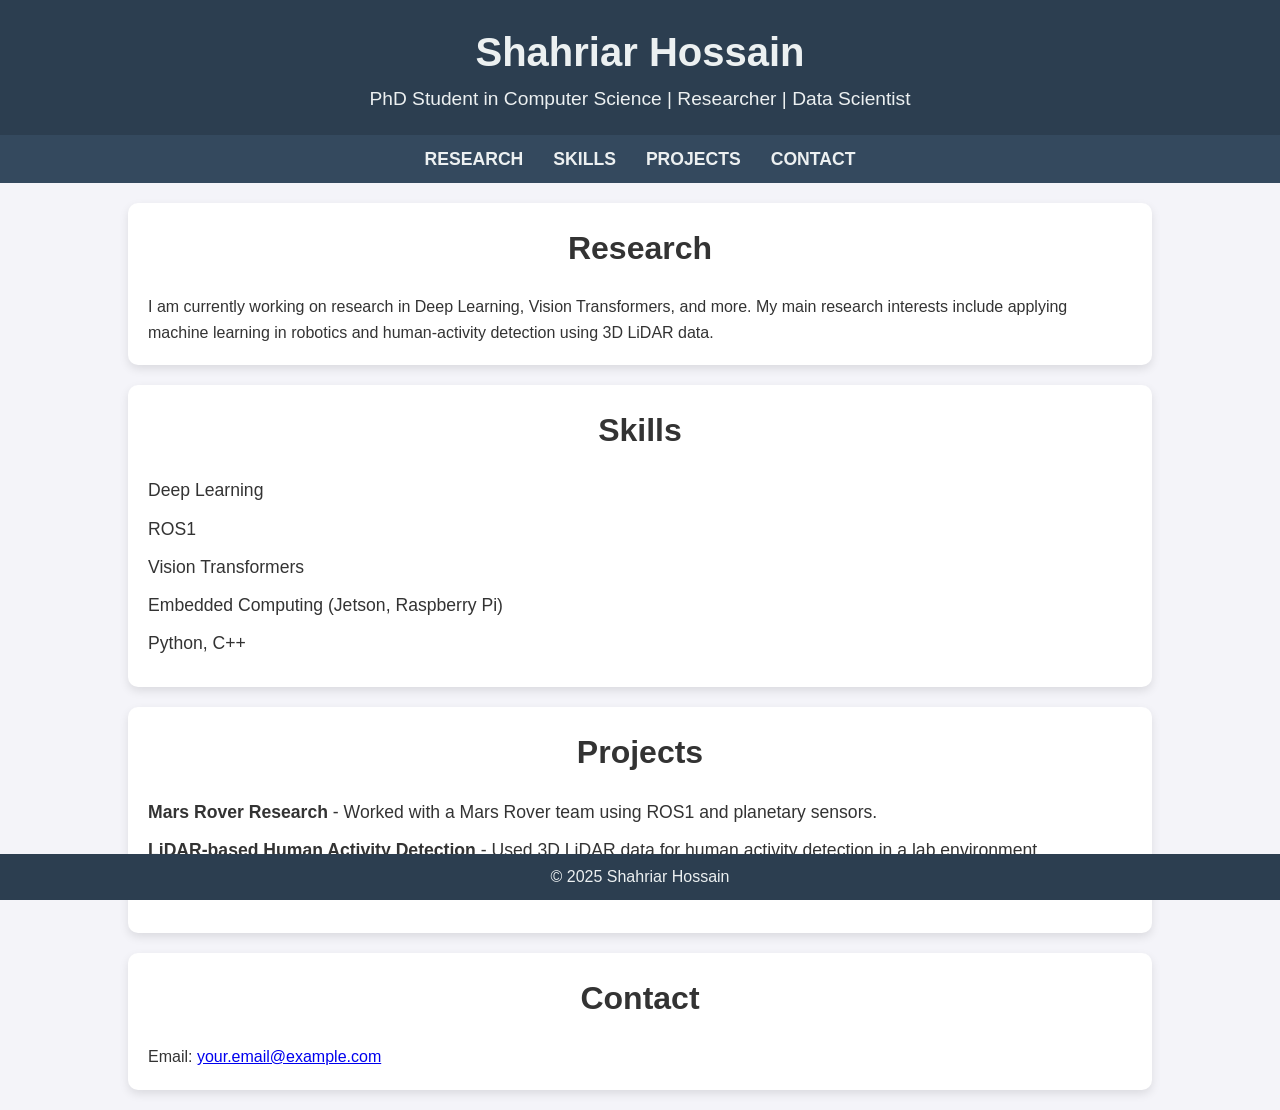
<file: Index.html>
<!DOCTYPE html>
<html lang="en">
<head>
  <meta charset="UTF-8">
  <meta name="viewport" content="width=device-width, initial-scale=1.0">
  <title>Shahriar Hossain's Portfolio</title>
  <link rel="stylesheet" href="styles.css">
</head>
<body>
  <header>
    <h1>Shahriar Hossain</h1>
    <p>PhD Student in Computer Science | Researcher | Data Scientist</p>
  </header>
  
  <nav>
    <ul>
      <li><a href="#research">Research</a></li>
      <li><a href="#skills">Skills</a></li>
      <li><a href="#projects">Projects</a></li>
      <li><a href="#contact">Contact</a></li>
    </ul>
  </nav>

  <section id="research">
    <h2>Research</h2>
    <p>I am currently working on research in Deep Learning, Vision Transformers, and more. My main research interests include applying machine learning in robotics and human-activity detection using 3D LiDAR data.</p>
  </section>

  <section id="skills">
    <h2>Skills</h2>
    <ul>
      <li>Deep Learning</li>
      <li>ROS1</li>
      <li>Vision Transformers</li>
      <li>Embedded Computing (Jetson, Raspberry Pi)</li>
      <li>Python, C++</li>
    </ul>
  </section>

  <section id="projects">
    <h2>Projects</h2>
    <ul>
      <li><strong>Mars Rover Research</strong> - Worked with a Mars Rover team using ROS1 and planetary sensors.</li>
      <li><strong>LiDAR-based Human Activity Detection</strong> - Used 3D LiDAR data for human activity detection in a lab environment.</li>
      <li><strong>FullLLMPlanner</strong> - Contributed to a project using GPT-4 for intelligent planning in robotics.</li>
    </ul>
  </section>

  <section id="contact">
    <h2>Contact</h2>
    <p>Email: <a href="mailto:your.email@example.com">your.email@example.com</a></p>
  </section>

  <footer>
    <p>&copy; 2025 Shahriar Hossain</p>
  </footer>
</body>
</html>
</file>
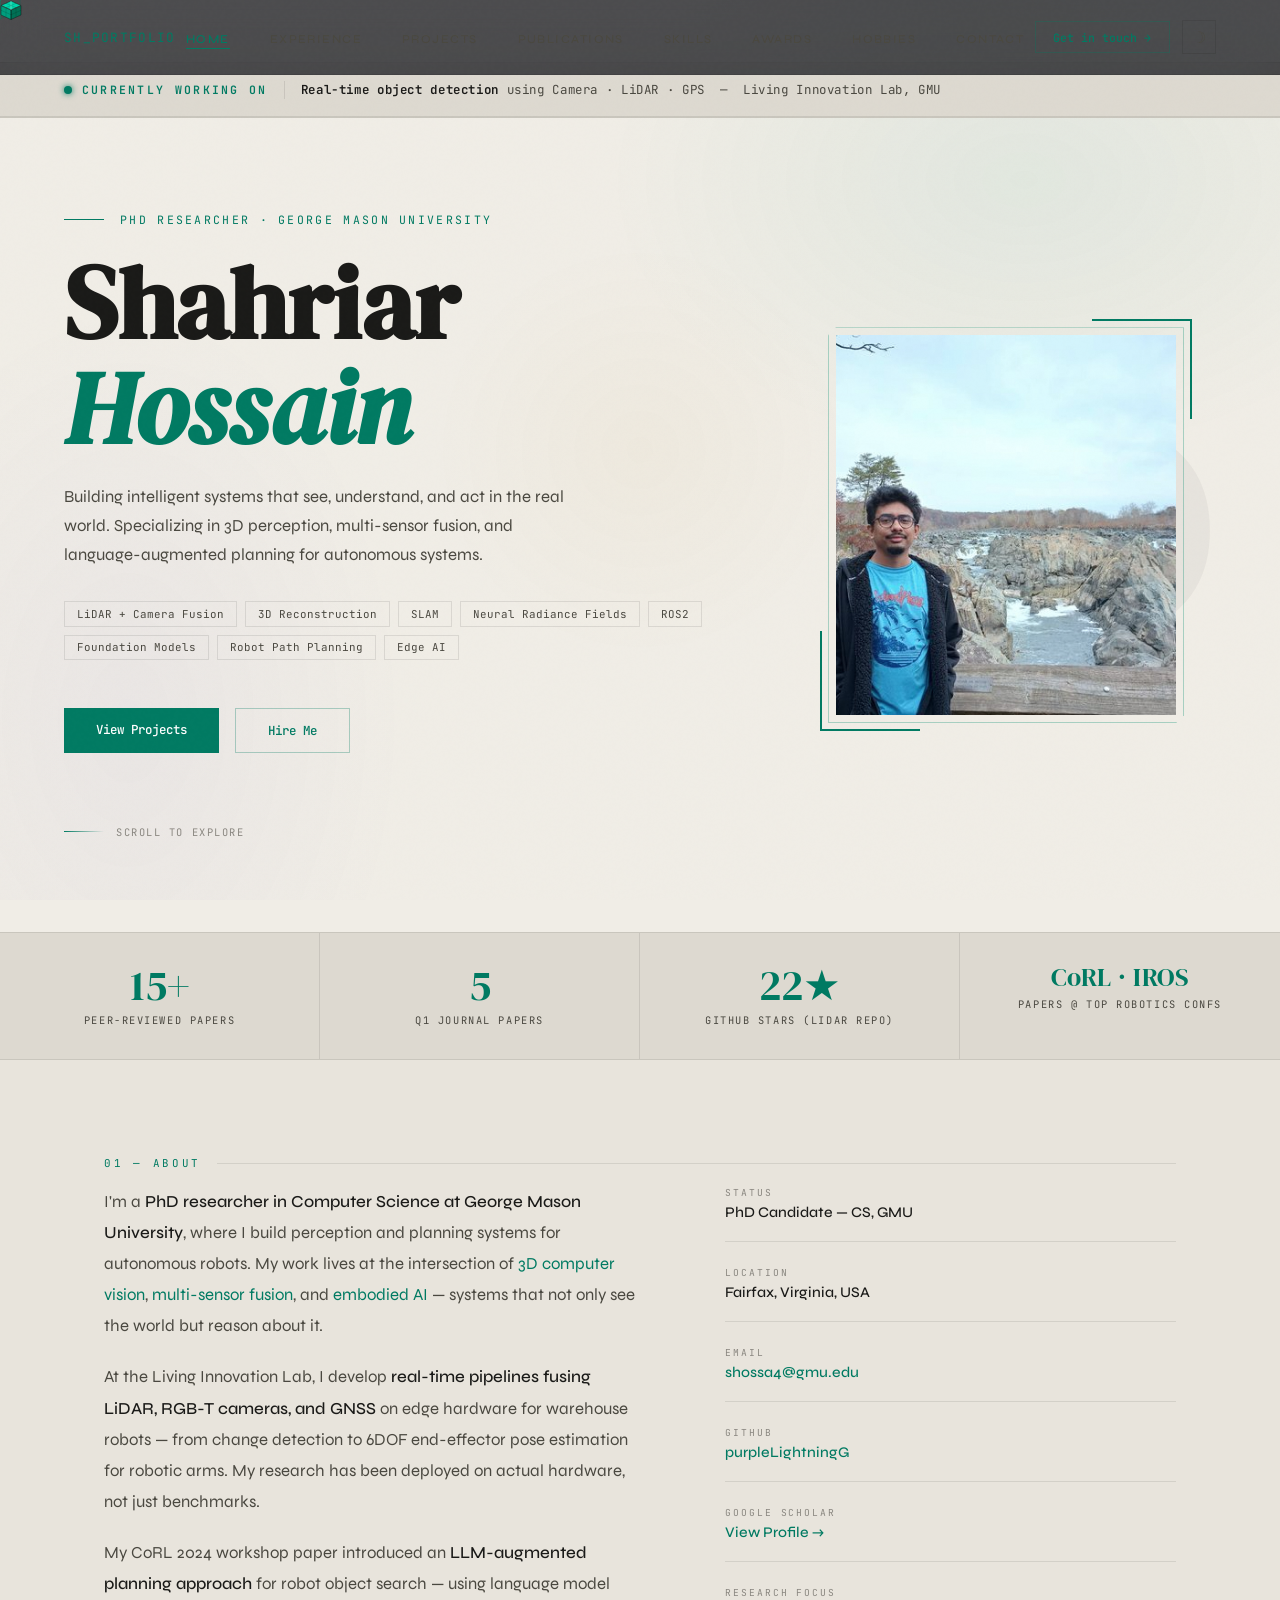
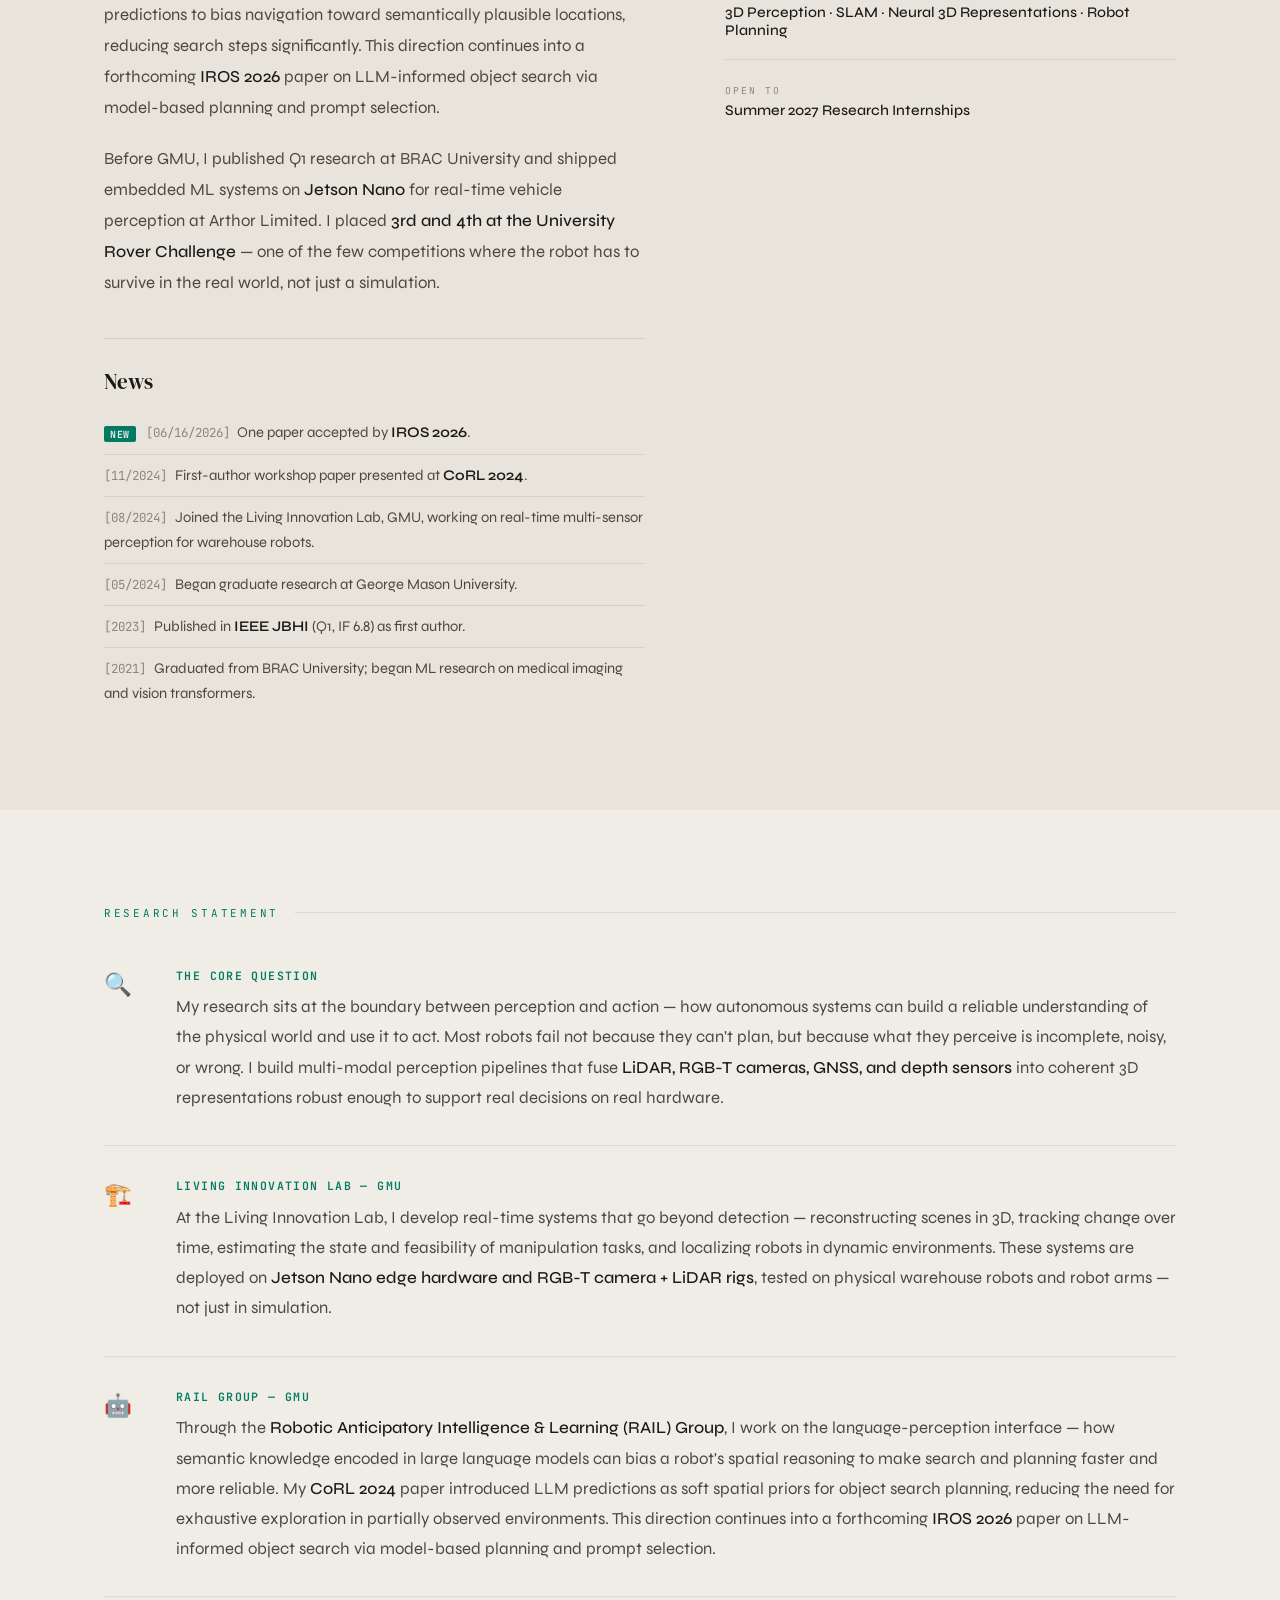
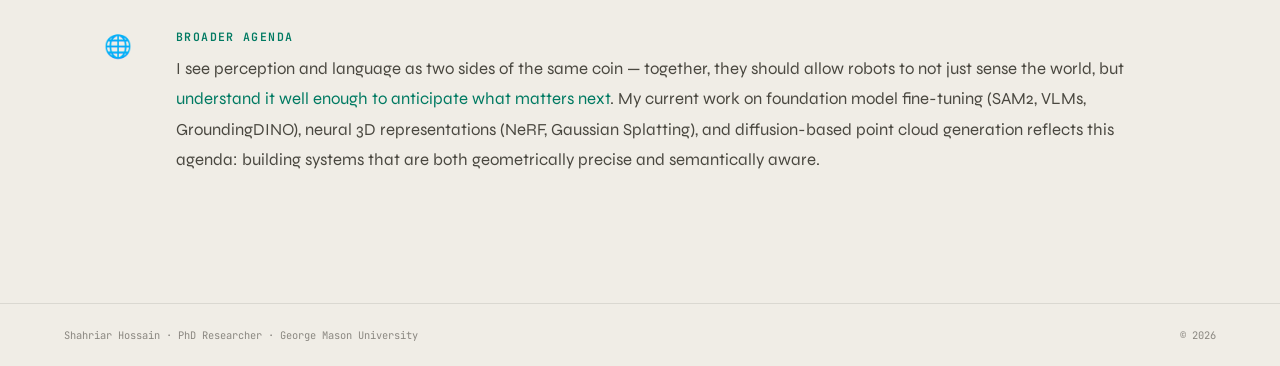
<file: index.html>
<!DOCTYPE html>
<html lang="en">
<head>
<meta charset="UTF-8"><meta name="viewport" content="width=device-width,initial-scale=1.0">
<title>Shahriar Hossain — Robotics & 3D Perception Researcher — Shahriar Hossain</title>
<link rel="preconnect" href="https://fonts.googleapis.com">
<link rel="preconnect" href="https://fonts.gstatic.com" crossorigin>
<link href="https://fonts.googleapis.com/css2?family=Syne:wght@400;500;600;700;800&family=DM+Serif+Display:ital@0;1&family=JetBrains+Mono:wght@300;400;500&display=swap" rel="stylesheet">
<style>
/* ── Variables ── */
:root {
  --bg:        #07080D;
  --bg2:       #0D0F18;
  --bg3:       #131620;
  --border:    rgba(255,255,255,0.07);
  --border2:   rgba(0,212,170,0.2);
  --teal:      #00D4AA;
  --teal2:     #00FFD0;
  --amber:     #F5A623;
  --text:      #E8E8EE;
  --muted:     #7A7D8C;
  --muted2:    #4A4D5E;
  --font-head: 'Syne', sans-serif;
  --font-disp: 'DM Serif Display', serif;
  --font-mono: 'JetBrains Mono', monospace;
}

/* ── Reset ── */
*, *::before, *::after { box-sizing: border-box; margin: 0; padding: 0; }
html { scroll-behavior: smooth; }
body {
  background: var(--bg);
  color: var(--text);
  font-family: var(--font-head);
  overflow-x: hidden;
  cursor: none;
}
/* Restore pointer events on all clickable elements */
a, button, [role="button"] { cursor: none; pointer-events: auto; }

/* ── Custom cursor ── */
.cursor {
  width: 22px; height: 20px;
  position: fixed; top: 0; left: 0;
  pointer-events: none; z-index: 9999;
  will-change: transform;
}
.cursor-ring {
  width: 44px; height: 40px;
  position: fixed; top: 0; left: 0;
  pointer-events: none; z-index: 9998;
  transition: transform 0.38s cubic-bezier(0.23,1,0.32,1);
  will-change: transform;
}

/* ── Light theme ── */
body.light {
  --bg:        #F0EDE6;
  --bg2:       #E8E4DC;
  --bg3:       #DDD9D0;
  --border:    rgba(0,0,0,0.09);
  --border2:   rgba(0,140,110,0.3);
  --teal:      #007A62;
  --teal2:     #009478;
  --amber:     #B87000;
  --text:      #1A1A18;
  --muted:     #4A4840;
  --muted2:    #8A8780;
}
body.light .nav-logo { color: var(--teal); }
body.light .hero-bg-num { color: rgba(0,0,0,0.04); }
body.light .mesh {
  background:
    radial-gradient(ellipse 600px 400px at 80% 20%, rgba(0,140,110,0.06) 0%, transparent 70%),
    radial-gradient(ellipse 400px 600px at 10% 80%, rgba(80,60,200,0.04) 0%, transparent 70%),
    radial-gradient(ellipse 300px 300px at 50% 50%, rgba(180,120,0,0.03) 0%, transparent 70%);
}
body.light .stats-bar  { background: var(--bg3); }
body.light .pub-badge.q1   { background: rgba(0,122,98,0.1); color: var(--teal); border-color: rgba(0,122,98,0.25); }
body.light .pub-badge.conf { background: rgba(100,60,200,0.08); color: #6040CC; border-color: rgba(100,60,200,0.2); }
body.light .pub-badge.first{ background: rgba(0,0,0,0.05); color: var(--text); border-color: var(--border); }
body.light .tag { color: var(--muted); border-color: var(--border); }
body.light .tag:hover { border-color: var(--teal); color: var(--teal); }
body.light .skill-pill { background: var(--bg); color: var(--text); border-color: var(--border); }
body.light .skill-pill:hover { border-color: var(--teal); color: var(--teal); }
body.light .proj-chip { color: var(--muted); border-color: var(--border); }
body.light .book { background: var(--bg); }
body.light .toast { background: var(--teal); color: white; }
/* light mode cursor inherits SVG teal variable */
body.light .scroll-line { background: linear-gradient(to right, var(--teal), transparent); }
body.light .btn-primary { background: var(--teal); color: white; }
body.light .btn-primary:hover { background: var(--teal2); }
body.light .btn-outline { color: var(--teal); border-color: rgba(0,122,98,0.3); }
body.light .nav-cta { color: var(--teal); border-color: rgba(0,122,98,0.3); }
body.light .nav-cta:hover { background: var(--teal); color: white; }
body.light .working-dot { background: var(--teal); }
body.light .working-strip { background: var(--bg3); border-color: var(--border); }

/* ── Theme toggle ── */
.theme-toggle {
  background: transparent;
  border: 1px solid var(--border);
  color: var(--muted);
  font-size: 1rem;
  width: 34px; height: 34px;
  display: flex; align-items: center; justify-content: center;
  cursor: none;
  transition: border-color 0.2s, color 0.2s;
  flex-shrink: 0;
}
.theme-toggle:hover { border-color: var(--teal); color: var(--teal); }

/* ── Currently Working On strip ── */
.working-strip {
  position: relative; z-index: 1;
  background: var(--bg3);
  border-top: 1px solid var(--border2);
  border-bottom: 2px solid var(--border2);
  padding: 1.1rem 4rem;
  display: flex; align-items: center; gap: 1rem;
  overflow: hidden;
  margin-top: 62px;
}
.working-label {
  font-family: var(--font-mono); font-size: 0.72rem;
  font-weight: 600; color: var(--teal);
  letter-spacing: 0.2em; text-transform: uppercase;
  white-space: nowrap; flex-shrink: 0;
  display: flex; align-items: center; gap: 0.6rem;
}
.working-dot {
  width: 8px; height: 8px; border-radius: 50%;
  background: var(--teal);
  animation: pulse 2s infinite;
  box-shadow: 0 0 6px var(--teal);
}
@keyframes pulse {
  0%, 100% { opacity: 1; transform: scale(1); }
  50%       { opacity: 0.4; transform: scale(0.7); }
}
.working-divider {
  width: 1px; height: 18px;
  background: var(--border); flex-shrink: 0;
}
.working-text {
  font-family: var(--font-mono); font-size: 0.78rem;
  color: var(--muted); letter-spacing: 0.05em;
  white-space: nowrap;
}
.working-text em { color: var(--text); font-style: normal; font-weight: 600; }
@media (max-width: 900px) {
  .working-strip { padding: 0.7rem 1.5rem; }
  .working-text  { font-size: 0.62rem; }
}

/* ── Noise overlay ── */
body::before {
  content: '';
  position: fixed; inset: 0;
  background-image: url("data:image/svg+xml,%3Csvg viewBox='0 0 256 256' xmlns='http://www.w3.org/2000/svg'%3E%3Cfilter id='noise'%3E%3CfeTurbulence type='fractalNoise' baseFrequency='0.9' numOctaves='4' stitchTiles='stitch'/%3E%3C/filter%3E%3Crect width='100%25' height='100%25' filter='url(%23noise)' opacity='0.03'/%3E%3C/svg%3E");
  pointer-events: none;
  z-index: 9000;
  opacity: 0.4;
}

/* ── Gradient mesh bg ── */
.mesh {
  position: fixed; inset: 0; pointer-events: none; z-index: 0;
  background:
    radial-gradient(ellipse 600px 400px at 80% 20%, rgba(0,212,170,0.04) 0%, transparent 70%),
    radial-gradient(ellipse 400px 600px at 10% 80%, rgba(0,100,255,0.04) 0%, transparent 70%),
    radial-gradient(ellipse 300px 300px at 50% 50%, rgba(245,166,35,0.02) 0%, transparent 70%);
}

/* ── Nav ── */
nav {
  position: fixed; top: 0; left: 0; right: 0; z-index: 1000;
  padding: 1.25rem 4rem;
  display: flex; align-items: center; justify-content: space-between;
  backdrop-filter: blur(20px);
  background: rgba(7,8,13,0.7);
  border-bottom: 1px solid var(--border);
}
.nav-logo {
  font-family: var(--font-mono);
  font-size: 0.8rem;
  color: var(--teal);
  letter-spacing: 0.1em;
  text-decoration: none;
}
.nav-links { display: flex; gap: 2.5rem; list-style: none; }
.nav-links a {
  font-size: 0.75rem; font-weight: 500;
  color: var(--muted); text-decoration: none;
  letter-spacing: 0.12em; text-transform: uppercase;
  transition: color 0.2s;
}
.nav-links a:hover { color: var(--teal); }
.nav-cta {
  font-family: var(--font-mono);
  font-size: 0.72rem; font-weight: 500;
  color: var(--teal); text-decoration: none;
  border: 1px solid var(--border2);
  padding: 0.45rem 1.1rem;
  transition: background 0.2s, color 0.2s;
}
.nav-cta:hover { background: var(--teal); color: var(--bg); }

/* ── Hero ── */
#hero {
  min-height: calc(100vh - 86px);
  display: grid;
  grid-template-columns: 1fr 420px;
  align-items: center;
  gap: 4rem;
  padding: 0 4rem;
  position: relative;
  overflow: hidden;
}
.hero-left { display: flex; flex-direction: column; justify-content: center; }
.hero-photo-wrap {
  position: relative;
  display: flex; align-items: center; justify-content: center;
}
.hero-photo-frame {
  position: relative; width: 340px; height: 380px; flex-shrink: 0;
}
.hero-photo-frame::before {
  content: '';
  position: absolute; inset: -8px;
  border: 1px solid var(--border2);
  z-index: 0;
  clip-path: polygon(8px 0%, 100% 0%, 100% calc(100% - 8px), calc(100% - 8px) 100%, 0% 100%, 0% 8px);
}
.hero-photo-frame::after {
  content: '';
  position: absolute; bottom: -16px; left: -16px;
  width: 100px; height: 100px;
  border-bottom: 2px solid var(--teal);
  border-left: 2px solid var(--teal);
  z-index: 3;
}
.hero-photo {
  width: 100%; height: 100%;
  object-fit: cover;
  object-position: center 40%;
  position: relative; z-index: 1;
  filter: grayscale(10%);
  transition: filter 0.4s;
}
.hero-photo-frame:hover .hero-photo { filter: grayscale(0%); }
.hero-photo-tl {
  position: absolute; top: -16px; right: -16px;
  width: 100px; height: 100px;
  border-top: 2px solid var(--teal);
  border-right: 2px solid var(--teal);
  z-index: 3; pointer-events: none;
}
.hero-eyebrow {
  font-family: var(--font-mono);
  font-size: 0.72rem; font-weight: 400;
  color: var(--teal);
  letter-spacing: 0.2em; text-transform: uppercase;
  margin-bottom: 1.5rem;
  display: flex; align-items: center; gap: 1rem;
  opacity: 0; animation: fadeUp 0.8s 0.3s forwards;
}
.hero-eyebrow::before {
  content: '';
  display: block; width: 40px; height: 1px;
  background: var(--teal);
}
.hero-name {
  font-family: var(--font-disp);
  font-size: clamp(3.5rem, 8vw, 7rem);
  line-height: 1.02;
  color: var(--text);
  opacity: 0; animation: fadeUp 0.8s 0.5s forwards;
}
.hero-name em { color: var(--teal); font-style: italic; }
.hero-sub {
  margin-top: 1.5rem;
  font-size: 1.05rem; font-weight: 400;
  color: var(--muted);
  max-width: 520px; line-height: 1.7;
  opacity: 0; animation: fadeUp 0.8s 0.7s forwards;
}
.hero-tags {
  margin-top: 2rem;
  display: flex; flex-wrap: wrap; gap: 0.5rem;
  opacity: 0; animation: fadeUp 0.8s 0.9s forwards;
}
.tag {
  font-family: var(--font-mono);
  font-size: 0.68rem; font-weight: 400;
  color: var(--muted); border: 1px solid var(--border);
  padding: 0.3rem 0.75rem;
  transition: border-color 0.2s, color 0.2s;
}
.tag:hover { border-color: var(--teal); color: var(--teal); }
.hero-ctas {
  margin-top: 3rem;
  display: flex; gap: 1rem; flex-wrap: wrap;
  opacity: 0; animation: fadeUp 0.8s 1.1s forwards;
}
.btn-primary {
  font-family: var(--font-mono); font-size: 0.78rem; font-weight: 500;
  color: var(--bg); background: var(--teal);
  padding: 0.8rem 2rem; text-decoration: none;
  transition: background 0.2s, transform 0.15s;
  display: inline-block;
}
.btn-primary:hover { background: var(--teal2); transform: translateY(-1px); }
.btn-outline {
  font-family: var(--font-mono); font-size: 0.78rem; font-weight: 500;
  color: var(--teal); border: 1px solid var(--border2);
  padding: 0.8rem 2rem; text-decoration: none;
  transition: background 0.2s, transform 0.15s;
  display: inline-block;
}
.btn-outline:hover { background: rgba(0,212,170,0.08); transform: translateY(-1px); }

/* big background number */
.hero-bg-num {
  position: absolute; right: 4rem; top: 50%;
  transform: translateY(-50%);
  font-family: var(--font-disp);
  font-size: clamp(200px, 25vw, 380px);
  color: rgba(255,255,255,0.02);
  line-height: 1; pointer-events: none;
  user-select: none;
}

/* scroll indicator */
.scroll-hint {
  margin-top: 4.5rem;
  display: flex; align-items: center; gap: 0.75rem;
  font-family: var(--font-mono); font-size: 0.65rem;
  color: var(--muted2); letter-spacing: 0.15em;
  animation: fadeUp 0.8s 1.4s forwards; opacity: 0;
}
.scroll-line {
  width: 40px; height: 1px;
  background: linear-gradient(to right, var(--teal), transparent);
  animation: scrollLine 2s 2s infinite;
}
@keyframes scrollLine {
  0%,100% { transform: scaleX(1); opacity: 1; }
  50% { transform: scaleX(0.4); opacity: 0.4; }
}

.stat-link {
  text-decoration: none;
  display: flex; flex-direction: column; align-items: center;
  width: 100%;
}
.stat-link .stat-num { transition: color 0.2s; }
.stat-link .stat-label { transition: color 0.2s; }
.stat-link:hover .stat-num { color: var(--teal2); }
.stat-link:hover .stat-label { color: var(--teal); }

/* ── Stats bar ── */
.stats-bar {
  position: relative; z-index: 1;
  display: grid; grid-template-columns: repeat(4,1fr);
  border-top: 1px solid var(--border);
  border-bottom: 1px solid var(--border);
  background: var(--bg2);
}
.stat {
  padding: 2rem; text-align: center;
  border-right: 1px solid var(--border);
  transition: background 0.2s;
}
.stat:last-child { border-right: none; }
.stat:hover { background: var(--bg3); }
.stat-num {
  font-family: var(--font-disp);
  font-size: 2.6rem; color: var(--teal);
  line-height: 1;
}
.stat-label {
  font-family: var(--font-mono);
  font-size: 0.65rem; color: var(--muted);
  letter-spacing: 0.15em; text-transform: uppercase;
  margin-top: 0.4rem;
}

/* ── Sections ── */
section { position: relative; z-index: 1; }
.sec-wrap { max-width: 1200px; margin: 0 auto; padding: 6rem 4rem; }
.sec-label {
  font-family: var(--font-mono);
  font-size: 0.68rem; font-weight: 400;
  color: var(--teal); letter-spacing: 0.25em;
  text-transform: uppercase;
  display: flex; align-items: center; gap: 1rem;
  margin-bottom: 1rem;
}
.sec-label::after {
  content: ''; flex: 1; height: 1px;
  background: var(--border);
}
.sec-title {
  font-family: var(--font-disp);
  font-size: clamp(2rem, 4vw, 3.2rem);
  color: var(--text); line-height: 1.15;
  margin-bottom: 3rem;
}


.about-grid {
  display: grid; grid-template-columns: 1.2fr 1fr; gap: 5rem;
  align-items: start;
}
.about-text p {
  font-size: 1.05rem; color: var(--muted); line-height: 1.85;
  margin-bottom: 1.25rem;
}
.about-text p strong { color: var(--text); font-weight: 500; }
.about-text p em { color: var(--teal); font-style: normal; }
.news-section {
  margin-top: 2.5rem;
  padding-top: 1.75rem;
  border-top: 1px solid var(--border);
}
.news-heading {
  font-family: var(--font-disp);
  font-size: 1.3rem; color: var(--text);
  margin-bottom: 1rem;
}
.news-list { list-style: none; padding: 0; margin: 0; }
.news-list li {
  font-size: 0.92rem; color: var(--muted);
  line-height: 1.7; padding: 0.5rem 0;
  border-bottom: 0.5px solid var(--border);
}
.news-list li:last-child { border-bottom: none; }
.news-list li strong { color: var(--text); font-weight: 600; }
.news-date {
  font-family: var(--font-mono); font-size: 0.78rem;
  color: var(--muted2); margin-right: 0.3rem;
}
.news-tag {
  font-family: var(--font-mono); font-size: 0.62rem; font-weight: 700;
  background: var(--teal); color: var(--bg);
  padding: 0.12rem 0.4rem; margin-right: 0.4rem;
  letter-spacing: 0.05em; border-radius: 2px;
}
.about-sidebar { display: flex; flex-direction: column; gap: 1.5rem; }
.info-row {
  display: flex; flex-direction: column; gap: 0.25rem;
  padding-bottom: 1.25rem;
  border-bottom: 1px solid var(--border);
}
.info-row:last-child { border-bottom: none; }
.info-label {
  font-family: var(--font-mono); font-size: 0.6rem;
  color: var(--muted2); letter-spacing: 0.2em; text-transform: uppercase;
}
.info-val { font-size: 0.92rem; color: var(--text); font-weight: 500; }
.info-val a { color: var(--teal); text-decoration: none; }
.info-val a:hover { text-decoration: underline; }

/* ── Experience ── */
#experience { background: var(--bg); }
.exp-list { display: flex; flex-direction: column; gap: 0; }
.exp-item {
  display: grid; grid-template-columns: 220px 1fr;
  gap: 0 3rem;
  padding: 2.5rem 0;
  border-bottom: 1px solid var(--border);
  transition: background 0.2s;
  position: relative;
}
.exp-item:first-child { border-top: 1px solid var(--border); }
.exp-item::before {
  content: '';
  position: absolute; left: -4rem; top: 0; bottom: 0; width: 2px;
  background: transparent;
  transition: background 0.3s;
}
.exp-item:hover::before { background: var(--teal); }
.exp-item:hover { background: rgba(0,212,170,0.02); padding-left: 0.5rem; }
.exp-date {
  font-family: var(--font-mono); font-size: 0.72rem;
  color: var(--muted2); padding-top: 0.3rem; line-height: 1.6;
}
.exp-role { font-size: 1.05rem; font-weight: 600; color: var(--text); margin-bottom: 0.2rem; }
.exp-org {
  font-family: var(--font-mono); font-size: 0.72rem;
  color: var(--teal); margin-bottom: 1rem;
  letter-spacing: 0.05em;
}
.exp-bullets { list-style: none; display: flex; flex-direction: column; gap: 0.5rem; }
.exp-bullets li {
  font-size: 1.05rem; color: var(--muted); line-height: 1.65;
  display: flex; gap: 0.75rem; align-items: flex-start;
}
.exp-bullets li::before {
  content: '→'; color: var(--teal); flex-shrink: 0;
  font-family: var(--font-mono); font-size: 0.75rem; margin-top: 0.15rem;
}

/* ── Projects ── */
#projects { background: var(--bg2); }
.projects-grid {
  display: grid; grid-template-columns: repeat(auto-fill, minmax(340px,1fr));
  gap: 1.5px;
  background: var(--border);
  border: 1px solid var(--border);
}
.proj-card {
  background: var(--bg2);
  padding: 2rem;
  transition: background 0.2s;
  position: relative; overflow: hidden;
}
.proj-card::after {
  content: '';
  position: absolute; bottom: 0; left: 0; right: 0; height: 2px;
  background: linear-gradient(to right, var(--teal), transparent);
  transform: scaleX(0); transform-origin: left;
  transition: transform 0.3s;
}
.proj-card:hover { background: var(--bg3); }
.proj-card:hover::after { transform: scaleX(1); }
.proj-card.featured { grid-column: span 2; }
.proj-tag {
  font-family: var(--font-mono); font-size: 0.62rem;
  color: var(--teal); letter-spacing: 0.15em; text-transform: uppercase;
  margin-bottom: 1rem;
}
.proj-title { font-size: 1.05rem; font-weight: 600; color: var(--text); margin-bottom: 0.75rem; }
.proj-desc { font-size: 1.05rem; color: var(--muted); line-height: 1.7; margin-bottom: 1.25rem; }
.proj-meta { display: flex; flex-wrap: wrap; gap: 0.4rem; margin-bottom: 1.25rem; }
.proj-chip {
  font-family: var(--font-mono); font-size: 0.6rem;
  color: var(--muted2); border: 1px solid var(--border);
  padding: 0.2rem 0.55rem;
}
.proj-link {
  font-family: var(--font-mono); font-size: 0.68rem;
  color: var(--teal); text-decoration: none;
  display: inline-flex; align-items: center; gap: 0.4rem;
  transition: gap 0.2s;
}
.proj-link:hover { gap: 0.7rem; }
.proj-stars {
  font-family: var(--font-mono); font-size: 0.68rem;
  color: var(--amber); margin-left: auto;
}

/* ── Publications ── */
#publications { background: var(--bg); }
.pub-list { display: flex; flex-direction: column; gap: 0; }
.pub-item {
  display: grid; grid-template-columns: 80px 1fr;
  gap: 0 2rem;
  padding: 1.75rem 0;
  border-bottom: 1px solid var(--border);
  align-items: start;
}
.pub-item:first-child { border-top: 1px solid var(--border); }
.pub-year {
  font-family: var(--font-mono); font-size: 0.72rem;
  color: var(--muted2); padding-top: 0.2rem;
}
.pub-content {}
.pub-badge {
  display: inline-block;
  font-family: var(--font-mono); font-size: 0.58rem; font-weight: 500;
  padding: 0.18rem 0.55rem; margin-bottom: 0.5rem;
  letter-spacing: 0.1em; text-transform: uppercase;
}
.pub-badge.q1 { background: rgba(0,212,170,0.12); color: var(--teal); border: 1px solid rgba(0,212,170,0.25); }
.pub-badge.q2 { background: rgba(245,166,35,0.1); color: var(--amber); border: 1px solid rgba(245,166,35,0.25); }
.pub-badge.conf { background: rgba(150,100,255,0.1); color: #B088FF; border: 1px solid rgba(150,100,255,0.25); }
.pub-badge.first { background: rgba(255,255,255,0.06); color: var(--text); border: 1px solid var(--border); }
.pub-title {
  font-size: 0.95rem; font-weight: 500; color: var(--text);
  line-height: 1.5; margin-bottom: 0.4rem;
}
.pub-venue { font-family: var(--font-mono); font-size: 0.7rem; color: var(--muted); }

/* ── Skills ── */
#skills { background: var(--bg2); }
.skills-grid {
  display: grid; grid-template-columns: repeat(auto-fill, minmax(280px, 1fr));
  gap: 1px; background: var(--border);
  border: 1px solid var(--border);
}
.skill-group {
  background: var(--bg2); padding: 1.75rem;
  transition: background 0.2s;
}
.skill-group:hover { background: var(--bg3); }
.skill-group-title {
  font-family: var(--font-mono); font-size: 0.65rem;
  color: var(--teal); letter-spacing: 0.2em; text-transform: uppercase;
  margin-bottom: 1rem;
}
.skill-items { display: flex; flex-wrap: wrap; gap: 0.4rem; }
.skill-pill {
  font-family: var(--font-mono); font-size: 0.68rem;
  color: var(--text); background: var(--bg3);
  border: 1px solid var(--border);
  padding: 0.3rem 0.7rem;
  transition: border-color 0.2s, color 0.2s;
}
.skill-pill:hover { border-color: var(--teal); color: var(--teal); }

/* ── Book cover image ── */
.book-cover-wrap {
  width: 64px; height: 90px;
  flex-shrink: 0;
  overflow: hidden;
  border: 1px solid var(--border);
  background: var(--bg2);
}
.book-cover-img {
  width: 100%; height: 100%;
  object-fit: cover;
  display: block;
}
.book-cover-fallback {
  width: 100%; height: 100%;
  display: flex; align-items: center; justify-content: center;
  font-family: var(--font-mono); font-size: 0.55rem;
  color: var(--muted2); text-align: center;
  padding: 4px; line-height: 1.4;
  background: var(--bg3);
}
.book-inner {
  display: flex; gap: 0.85rem; align-items: flex-start;
}
.book-text { flex: 1; min-width: 0; }

/* ── Hobbies ── */
#hobbies { background: var(--bg2); }
.hobbies-grid {
  display: grid;
  grid-template-columns: 1fr 2fr;
  gap: 1.5px;
  background: var(--border);
  border: 1px solid var(--border);
}
.hobby-card {
  background: var(--bg2);
  padding: 2rem;
  transition: background 0.2s;
}
.hobby-card:hover { background: var(--bg3); }
.hobby-card--wide { background: var(--bg2); }
.hobby-icon { font-size: 1.8rem; margin-bottom: 0.75rem; }
.hobby-title {
  font-size: 1rem; font-weight: 600;
  color: var(--text); margin-bottom: 0.6rem;
}
.hobby-body {
  font-size: 0.9rem; color: var(--muted); line-height: 1.7;
}
.book-shelf {
  display: grid;
  grid-template-columns: repeat(3, 1fr);
  gap: 1rem;
  margin-top: 1.25rem;
}
.book {
  background: var(--bg3);
  border: 1px solid var(--border);
  padding: 1rem;
  transition: border-color 0.2s;
}
.book:hover { border-color: var(--teal); }
.book-status {
  font-family: var(--font-mono);
  font-size: 0.6rem; font-weight: 500;
  letter-spacing: 0.12em; text-transform: uppercase;
  padding: 0.18rem 0.6rem;
  display: inline-block; margin-bottom: 0.6rem;
}
.book-status--done  { background: rgba(0,212,170,0.12); color: var(--teal); border: 1px solid rgba(0,212,170,0.25); }
.book-status--reading { background: rgba(245,166,35,0.1); color: var(--amber); border: 1px solid rgba(245,166,35,0.25); }
.book-title {
  font-size: 0.9rem; font-weight: 600;
  color: var(--text); margin-bottom: 0.2rem; line-height: 1.3;
}
.book-author {
  font-family: var(--font-mono); font-size: 0.65rem;
  color: var(--teal); margin-bottom: 0.6rem;
}
.book-desc {
  font-size: 0.8rem; color: var(--muted); line-height: 1.6;
}
@media (max-width: 900px) {
  .hobbies-grid { grid-template-columns: 1fr; }
  .book-shelf { grid-template-columns: 1fr; }
}

/* ── Awards ── */
#awards { background: var(--bg); }
.awards-list { display: grid; grid-template-columns: repeat(3,1fr); gap: 1.5px; background: var(--border); border: 1px solid var(--border); }
.award-card {
  background: var(--bg); padding: 2rem;
  transition: background 0.2s;
}
.award-card:hover { background: var(--bg3); }
.award-icon { font-size: 1.5rem; margin-bottom: 1rem; }
.award-title { font-size: 0.95rem; font-weight: 600; color: var(--text); margin-bottom: 0.4rem; }
.award-org { font-family: var(--font-mono); font-size: 0.7rem; color: var(--muted); }

/* ── Contact ── */
#contact {
  background: var(--bg2);
  text-align: center;
}
/* Reset button to match anchor contact-link style */
button.contact-link {
  background: transparent;
  border: 1px solid var(--border);
  font-family: var(--font-head);
  color: var(--muted);
  overflow: visible;
}
#contact .sec-wrap {
  display: flex; flex-direction: column; align-items: center;
}
.contact-super {
  font-family: var(--font-disp); font-style: italic;
  font-size: clamp(1rem, 2vw, 1.3rem);
  color: var(--muted); margin-bottom: 0.75rem;
}
.contact-title {
  font-family: var(--font-disp);
  font-size: clamp(2.5rem, 5vw, 4rem);
  color: var(--text); line-height: 1.1; margin-bottom: 2rem;
}
.contact-title em { color: var(--teal); font-style: italic; }
.contact-links {
  display: flex; gap: 2rem; flex-wrap: wrap;
  justify-content: center; margin-top: 1rem;
}
.contact-link {
  font-family: var(--font-mono); font-size: 0.75rem;
  color: var(--muted); text-decoration: none;
  display: flex; flex-direction: column; align-items: center; gap: 0.4rem;
  padding: 1.5rem 2rem;
  border: 1px solid var(--border);
  transition: border-color 0.2s, color 0.2s, background 0.2s;
  min-width: 130px;
}
.contact-link:hover {
  border-color: var(--teal); color: var(--teal);
  background: rgba(0,212,170,0.05);
}
.contact-link-icon { font-size: 1.4rem; }
.contact-link-label { letter-spacing: 0.15em; text-transform: uppercase; font-size: 0.62rem; }

/* ── Click hint tooltip on email ── */
.click-hint {
  position: absolute;
  bottom: calc(100% + 12px);
  left: 50%; transform: translateX(-50%);
  background: var(--teal);
  color: var(--bg);
  font-family: var(--font-mono);
  font-size: 0.65rem; font-weight: 600;
  letter-spacing: 0.12em; text-transform: uppercase;
  padding: 0.35rem 0.9rem;
  white-space: nowrap;
  pointer-events: none;
  opacity: 0;
  z-index: 9999;
  transition: opacity 0.25s ease;
}
.click-hint::after {
  content: '';
  position: absolute; top: 100%; left: 50%;
  transform: translateX(-50%);
  border: 5px solid transparent;
  border-top-color: var(--teal);
}
.click-hint.visible { opacity: 1; }
#email-btn { position: relative; }

/* ── Toast notification ── */
.toast {
  position: fixed; bottom: 2rem; left: 50%;
  transform: translateX(-50%) translateY(20px);
  background: var(--teal); color: var(--bg);
  font-family: var(--font-mono); font-size: 0.72rem;
  font-weight: 500; letter-spacing: 0.1em;
  padding: 0.65rem 1.5rem;
  opacity: 0; pointer-events: none;
  transition: opacity 0.25s, transform 0.25s;
  z-index: 9999;
}
.toast.show {
  opacity: 1;
  transform: translateX(-50%) translateY(0);
}

/* ── Footer ── */
footer {
  background: var(--bg);
  border-top: 1px solid var(--border);
  padding: 1.5rem 4rem;
  display: flex; justify-content: space-between; align-items: center;
  position: relative; z-index: 1;
}
.footer-left { font-family: var(--font-mono); font-size: 0.65rem; color: var(--muted2); }
.footer-right { font-family: var(--font-mono); font-size: 0.65rem; color: var(--muted2); }

/* ── Animations ── */
@keyframes fadeUp {
  from { opacity: 0; transform: translateY(20px); }
  to   { opacity: 1; transform: translateY(0); }
}
.reveal {
  opacity: 0; transform: translateY(24px);
  transition: opacity 0.7s ease, transform 0.7s ease;
}
.reveal.visible { opacity: 1; transform: none; }

/* ── Responsive ── */
@media (max-width: 900px) {
  nav { padding: 1rem 1.5rem; }
  .nav-links { display: none; }
  #hero { padding: 6rem 1.5rem 2rem; grid-template-columns: 1fr; }
  .hero-photo-wrap { display: none; }
  .sec-wrap { padding: 4rem 1.5rem; }
  .stats-bar { grid-template-columns: repeat(2,1fr); }
  .about-grid { grid-template-columns: 1fr; gap: 3rem; }
  .exp-item { grid-template-columns: 1fr; gap: 0.5rem; }
  .proj-card.featured { grid-column: span 1; }
  .pub-item { grid-template-columns: 60px 1fr; gap: 0 1rem; }
  .awards-list { grid-template-columns: 1fr; }
  footer { flex-direction: column; gap: 0.5rem; text-align: center; }
  .hero-bg-num { display: none; }
}

/* ── Research Statement ── */
.research-statement { display: flex; flex-direction: column; gap: 0; }
.rs-block { display: grid; grid-template-columns: 48px 1fr; gap: 0 1.5rem; padding: 2rem 0; border-bottom: 0.5px solid var(--border); align-items: start; }
.rs-block:last-child { border-bottom: none; }
.rs-icon { font-size: 1.4rem; padding-top: 0.2rem; }
.rs-head { font-size: 0.72rem; font-weight: 600; color: var(--teal); font-family: var(--font-mono); letter-spacing: 0.12em; text-transform: uppercase; margin-bottom: 0.6rem; }
.rs-body { font-size: 1.05rem; color: var(--muted); line-height: 1.8; margin: 0; }
.rs-body strong { color: var(--text); font-weight: 500; }
.rs-body em { color: var(--teal); font-style: normal; }
@media (max-width: 900px) { .rs-block { grid-template-columns: 36px 1fr; gap: 0 1rem; } }

.page-main { padding-top: 80px; min-height: 100vh; position: relative; z-index: 1; }
.page-hero { background: var(--bg2); border-bottom: 1px solid var(--border); padding: 5rem 4rem 3rem; }
.page-hero .back-link { font-family:var(--font-mono); font-size:0.7rem; color:var(--muted); text-decoration:none; display:inline-flex; align-items:center; gap:0.5rem; margin-bottom:1.25rem; transition:color 0.2s; }
.page-hero .back-link:hover { color:var(--teal); }
.page-hero h1 { font-family:var(--font-disp); font-size:clamp(2.2rem,5vw,3.8rem); color:var(--text); line-height:1.1; margin-bottom:0.75rem; }
.page-hero h1 em { color:var(--teal); font-style:italic; }
.page-hero p { font-size:1rem; color:var(--muted); max-width:560px; line-height:1.75; }
@media (max-width:900px) { .page-hero{padding:4rem 1.5rem 2rem;} .page-main .sec-wrap{padding:3rem 1.5rem;} }
</style>
</head>
<body>
<div class="cursor" id="cursor"></div>
<div class="cursor-ring" id="cursorRing"></div>
<div class="mesh"></div>
<nav>
  <a href="index.html" class="nav-logo">SH_PORTFOLIO</a>
  <ul class="nav-links">
    <li><a href="index.html"style="color:var(--teal)">Home</a></li>
    <li><a href="experience.html">Experience</a></li>
    <li><a href="projects.html">Projects</a></li>
    <li><a href="publications.html">Publications</a></li>
    <li><a href="skills.html">Skills</a></li>
    <li><a href="awards.html">Awards</a></li>
    <li><a href="hobbies.html">Hobbies</a></li>
    <li><a href="contact.html">Contact</a></li>
  </ul>
  <div style="display:flex;align-items:center;gap:0.75rem;">
    <a href="contact.html" class="nav-cta">Get in touch →</a>
    <button class="theme-toggle" id="themeToggle" title="Toggle theme">☀</button>
  </div>
</nav>

<!-- Currently Working On -->
<div class="working-strip">
  <div class="working-label">
    <span class="working-dot"></span>
    Currently Working On
  </div>
  <div class="working-divider"></div>
  <div class="working-text">
    <em>Real-time object detection</em> using Camera · LiDAR · GPS &nbsp;—&nbsp; Living Innovation Lab, GMU
  </div>
</div>

<!-- Hero -->
<section id="hero">
  <div class="hero-left">
  <div class="hero-bg-num">3D</div>
  <div class="hero-eyebrow">PhD Researcher · George Mason University</div>
  <h1 class="hero-name">Shahriar<br><em>Hossain</em></h1>
  <p class="hero-sub">Building intelligent systems that see, understand, and act in the real world. Specializing in 3D perception, multi-sensor fusion, and language-augmented planning for autonomous systems.</p>
  <div class="hero-tags">
    <span class="tag">LiDAR + Camera Fusion</span>
    <span class="tag">3D Reconstruction</span>
    <span class="tag">SLAM</span>
    <span class="tag">Neural Radiance Fields</span>
    <span class="tag">ROS2</span>
    <span class="tag">Foundation Models</span>
    <span class="tag">Robot Path Planning</span>
    <span class="tag">Edge AI</span>
  </div>
  <div class="hero-ctas">
    <a href="projects.html" class="btn-primary">View Projects</a>
    <a href="contact.html" class="btn-outline">Hire Me</a>
  </div>
  <div class="scroll-hint">
    <span class="scroll-line"></span>
    SCROLL TO EXPLORE
  </div>
  </div><!-- end .hero-left -->
  <div class="hero-photo-wrap">
    <div class="hero-photo-frame">
      <div class="hero-photo-tl"></div>
      <img class="hero-photo" src="[data-uri]" alt="Shahriar Hossain at Great Falls, Virginia">
    </div>
  </div>
</section>

<!-- Stats Bar -->
<div class="stats-bar reveal">
  <div class="stat">
    <div class="stat-num">15+</div>
    <div class="stat-label">Peer-Reviewed Papers</div>
  </div>
  <div class="stat">
    <div class="stat-num">5</div>
    <div class="stat-label">Q1 Journal Papers</div>
  </div>
  <div class="stat">
    <a href="https://github.com/purpleLightningG/LiDAR-Camera-Calibration" target="_blank" class="stat-link">
      <div class="stat-num">22★</div>
      <div class="stat-label">GitHub Stars (LiDAR Repo)</div>
    </a>
  </div>
  <div class="stat">
    <a href="publications.html" class="stat-link">
      <div class="stat-num" style="font-size:1.6rem;letter-spacing:0.02em;">CoRL · IROS</div>
      <div class="stat-label">Papers @ Top Robotics Confs</div>
    </a>
  </div>
</div>



<!-- About -->
<section id="about" style="background:var(--bg2);">
  <div class="sec-wrap">
    <div class="sec-label">01 — About</div>
    <div class="about-grid">
      <div class="about-text reveal">
        <p>I'm a <strong>PhD researcher in Computer Science at George Mason University</strong>, where I build perception and planning systems for autonomous robots. My work lives at the intersection of <em>3D computer vision</em>, <em>multi-sensor fusion</em>, and <em>embodied AI</em> — systems that not only see the world but reason about it.</p>
        <p>At the Living Innovation Lab, I develop <strong>real-time pipelines fusing LiDAR, RGB-T cameras, and GNSS</strong> on edge hardware for warehouse robots — from change detection to 6DOF end-effector pose estimation for robotic arms. My research has been deployed on actual hardware, not just benchmarks.</p>
        <p>My CoRL 2024 workshop paper introduced an <strong>LLM-augmented planning approach</strong> for robot object search — using language model predictions to bias navigation toward semantically plausible locations, reducing search steps significantly. This direction continues into a forthcoming <strong>IROS 2026</strong> paper on LLM-informed object search via model-based planning and prompt selection.</p>
        <p>Before GMU, I published Q1 research at BRAC University and shipped embedded ML systems on <strong>Jetson Nano</strong> for real-time vehicle perception at Arthor Limited. I placed <strong>3rd and 4th at the University Rover Challenge</strong> — one of the few competitions where the robot has to survive in the real world, not just a simulation.</p>

        <div class="news-section">
          <div class="news-heading">News</div>
          <ul class="news-list">
            <li><span class="news-tag">NEW</span> <span class="news-date">[06/16/2026]</span> One paper accepted by <strong>IROS 2026</strong>.</li>
            <li><span class="news-date">[11/2024]</span> First-author workshop paper presented at <strong>CoRL 2024</strong>.</li>
            <li><span class="news-date">[08/2024]</span> Joined the Living Innovation Lab, GMU, working on real-time multi-sensor perception for warehouse robots.</li>
            <li><span class="news-date">[05/2024]</span> Began graduate research at George Mason University.</li>
            <li><span class="news-date">[2023]</span> Published in <strong>IEEE JBHI</strong> (Q1, IF 6.8) as first author.</li>
            <li><span class="news-date">[2021]</span> Graduated from BRAC University; began ML research on medical imaging and vision transformers.</li>
          </ul>
        </div>
      </div>
      <div class="about-sidebar reveal">
        <div class="info-row">
          <span class="info-label">Status</span>
          <span class="info-val">PhD Candidate — CS, GMU</span>
        </div>
        <div class="info-row">
          <span class="info-label">Location</span>
          <span class="info-val">Fairfax, Virginia, USA</span>
        </div>
        <div class="info-row">
          <span class="info-label">Email</span>
          <span class="info-val"><a href="mailto:shossa4@gmu.edu">shossa4@gmu.edu</a></span>
        </div>
        <div class="info-row">
          <span class="info-label">GitHub</span>
          <span class="info-val"><a href="https://github.com/purpleLightningG" target="_blank">purpleLightningG</a></span>
        </div>
        <div class="info-row">
          <span class="info-label">Google Scholar</span>
          <span class="info-val"><a href="https://scholar.google.com/citations?user=UL1s_poAAAAJ" target="_blank">View Profile →</a></span>
        </div>
        <div class="info-row">
          <span class="info-label">Research Focus</span>
          <span class="info-val">3D Perception · SLAM · Neural 3D Representations · Robot Planning</span>
        </div>
        <div class="info-row">
          <span class="info-label">Open To</span>
          <span class="info-val">Summer 2027 Research Internships</span>
        </div>
      </div>
    </div>
  </div>
</section>

<!-- Research Statement -->
<section style="background:var(--bg);">
  <div class="sec-wrap">
    <div class="sec-label reveal">Research Statement</div>
    <div class="research-statement reveal">
      <div class="rs-block">
        <div class="rs-icon">🔍</div>
        <div class="rs-content">
          <div class="rs-head">The Core Question</div>
          <p class="rs-body">My research sits at the boundary between perception and action — how autonomous systems can build a reliable understanding of the physical world and use it to act. Most robots fail not because they can't plan, but because what they perceive is incomplete, noisy, or wrong. I build multi-modal perception pipelines that fuse <strong>LiDAR, RGB-T cameras, GNSS, and depth sensors</strong> into coherent 3D representations robust enough to support real decisions on real hardware.</p>
        </div>
      </div>
      <div class="rs-block">
        <div class="rs-icon">🏗️</div>
        <div class="rs-content">
          <div class="rs-head">Living Innovation Lab — GMU</div>
          <p class="rs-body">At the Living Innovation Lab, I develop real-time systems that go beyond detection — reconstructing scenes in 3D, tracking change over time, estimating the state and feasibility of manipulation tasks, and localizing robots in dynamic environments. These systems are deployed on <strong>Jetson Nano edge hardware and RGB-T camera + LiDAR rigs</strong>, tested on physical warehouse robots and robot arms — not just in simulation.</p>
        </div>
      </div>
      <div class="rs-block">
        <div class="rs-icon">🤖</div>
        <div class="rs-content">
          <div class="rs-head">RAIL Group — GMU</div>
          <p class="rs-body">Through the <strong>Robotic Anticipatory Intelligence & Learning (RAIL) Group</strong>, I work on the language-perception interface — how semantic knowledge encoded in large language models can bias a robot's spatial reasoning to make search and planning faster and more reliable. My <strong>CoRL 2024</strong> paper introduced LLM predictions as soft spatial priors for object search planning, reducing the need for exhaustive exploration in partially observed environments. This direction continues into a forthcoming <strong>IROS 2026</strong> paper on LLM-informed object search via model-based planning and prompt selection.</p>
        </div>
      </div>
      <div class="rs-block">
        <div class="rs-icon">🌐</div>
        <div class="rs-content">
          <div class="rs-head">Broader Agenda</div>
          <p class="rs-body">I see perception and language as two sides of the same coin — together, they should allow robots to not just sense the world, but <em>understand it well enough to anticipate what matters next</em>. My current work on foundation model fine-tuning (SAM2, VLMs, GroundingDINO), neural 3D representations (NeRF, Gaussian Splatting), and diffusion-based point cloud generation reflects this agenda: building systems that are both geometrically precise and semantically aware.</p>
        </div>
      </div>
    </div>
  </div>
</section>
<footer>
  <span class="footer-left">Shahriar Hossain · PhD Researcher · George Mason University</span>
  <span class="footer-right" id="footer-year"></span>
</footer>
<div class="toast" id="toast">mail copied</div>
<script>
const cursor=document.getElementById('cursor'),ring=document.getElementById('cursorRing');
let mx=0,my=0,rx=0,ry=0;
cursor.innerHTML=`<svg width="22" height="20" viewBox="0 0 22 20" xmlns="http://www.w3.org/2000/svg"><polygon points="11,1 21,5.5 11,10 1,5.5" fill="#00D4AA"/><polygon points="1,5.5 11,10 11,19.5 1,15" fill="#009E7E"/><polygon points="11,10 21,5.5 21,15 11,19.5" fill="#007055"/><line x1="6" y1="3.25" x2="16" y2="7.75" stroke="rgba(0,0,0,0.25)" stroke-width="0.6"/><line x1="16" y1="3.25" x2="6" y2="7.75" stroke="rgba(0,0,0,0.25)" stroke-width="0.6"/><line x1="1" y1="10.25" x2="11" y2="14.75" stroke="rgba(0,0,0,0.22)" stroke-width="0.6"/><line x1="6" y1="7.75" x2="6" y2="17.25" stroke="rgba(0,0,0,0.22)" stroke-width="0.6"/><line x1="11" y1="14.75" x2="21" y2="10.25" stroke="rgba(0,0,0,0.22)" stroke-width="0.6"/><line x1="16" y1="7.75" x2="16" y2="17.25" stroke="rgba(0,0,0,0.22)" stroke-width="0.6"/><polygon points="11,1 21,5.5 11,10 1,5.5" fill="none" stroke="rgba(0,0,0,0.5)" stroke-width="0.7" stroke-linejoin="round"/><polygon points="1,5.5 11,10 11,19.5 1,15" fill="none" stroke="rgba(0,0,0,0.5)" stroke-width="0.7" stroke-linejoin="round"/><polygon points="11,10 21,5.5 21,15 11,19.5" fill="none" stroke="rgba(0,0,0,0.5)" stroke-width="0.7" stroke-linejoin="round"/><line x1="11" y1="1" x2="11" y2="10" stroke="rgba(255,255,255,0.35)" stroke-width="0.8"/><line x1="11" y1="10" x2="1" y2="5.5" stroke="rgba(255,255,255,0.18)" stroke-width="0.6"/><line x1="11" y1="10" x2="21" y2="5.5" stroke="rgba(255,255,255,0.18)" stroke-width="0.6"/></svg>`;
ring.innerHTML=`<svg width="44" height="40" viewBox="0 0 44 40" xmlns="http://www.w3.org/2000/svg"><polygon points="22,2 42,11 22,20 2,11" fill="rgba(0,212,170,0.04)" stroke="rgba(0,212,170,0.5)" stroke-width="1" stroke-linejoin="round"/><polygon points="2,11 22,20 22,39 2,30" fill="rgba(0,158,126,0.04)" stroke="rgba(0,158,126,0.38)" stroke-width="1" stroke-linejoin="round"/><polygon points="22,20 42,11 42,30 22,39" fill="rgba(0,112,85,0.04)" stroke="rgba(0,112,85,0.38)" stroke-width="1" stroke-linejoin="round"/><line x1="12" y1="6.5" x2="32" y2="15.5" stroke="rgba(0,212,170,0.2)" stroke-width="0.7"/><line x1="32" y1="6.5" x2="12" y2="15.5" stroke="rgba(0,212,170,0.2)" stroke-width="0.7"/><line x1="2" y1="20.5" x2="22" y2="29.5" stroke="rgba(0,158,126,0.18)" stroke-width="0.7"/><line x1="12" y1="15.5" x2="12" y2="34.5" stroke="rgba(0,158,126,0.18)" stroke-width="0.7"/><line x1="22" y1="29.5" x2="42" y2="20.5" stroke="rgba(0,112,85,0.18)" stroke-width="0.7"/><line x1="32" y1="15.5" x2="32" y2="34.5" stroke="rgba(0,112,85,0.18)" stroke-width="0.7"/><line x1="22" y1="2" x2="22" y2="20" stroke="rgba(0,212,170,0.3)" stroke-width="0.8"/><line x1="22" y1="20" x2="2" y2="11" stroke="rgba(0,212,170,0.22)" stroke-width="0.6"/><line x1="22" y1="20" x2="42" y2="11" stroke="rgba(0,212,170,0.22)" stroke-width="0.6"/><line x1="22" y1="20" x2="22" y2="39" stroke="rgba(0,158,126,0.22)" stroke-width="0.6"/></svg>`;
document.addEventListener('mousemove',e=>{mx=e.clientX;my=e.clientY;cursor.style.transform=`translate(${mx-11}px,${my-10}px)`;});
function animRing(){rx+=(mx-rx)*0.1;ry+=(my-ry)*0.1;ring.style.transform=`translate(${rx-22}px,${ry-20}px)`;requestAnimationFrame(animRing);}
animRing();
document.querySelectorAll('a,button,.proj-card,.exp-item,.stat,.pub-item,.book,.award-card,.hobby-card').forEach(el=>{
  el.addEventListener('mouseenter',()=>{ring.style.transition='transform 0.2s cubic-bezier(0.23,1,0.32,1)';ring.style.transform=`translate(${rx-22}px,${ry-20}px) scale(1.4)`;});
  el.addEventListener('mouseleave',()=>{ring.style.transition='transform 0.38s cubic-bezier(0.23,1,0.32,1)';});
});

const themeBtn=document.getElementById('themeToggle');
const saved=localStorage.getItem('theme');
if(saved!=='dark'){document.body.classList.add('light');themeBtn.textContent='☽';}
themeBtn.addEventListener('click',()=>{const isLight=document.body.classList.toggle('light');themeBtn.textContent=isLight?'☽':'☀';localStorage.setItem('theme',isLight?'light':'dark');});
const revealEls=document.querySelectorAll('.reveal');
const io=new IntersectionObserver((entries)=>{entries.forEach((e,i)=>{if(e.isIntersecting)setTimeout(()=>e.target.classList.add('visible'),i*60);});},{threshold:0.1});
revealEls.forEach(el=>io.observe(el));
document.getElementById('footer-year').textContent='© '+new Date().getFullYear();
const currentPage=window.location.pathname.split('/').pop()||'index.html';
document.querySelectorAll('.nav-links a').forEach(a=>{if(a.getAttribute('href')===currentPage){a.style.color='var(--teal)';a.style.borderBottom='1px solid var(--teal)';a.style.paddingBottom='2px';}});
</script>
<script data-goatcounter="https://shahriar-hossain.goatcounter.com/count" async src="//gc.zgo.at/count.js"></script>
</body>
</html>
</file>
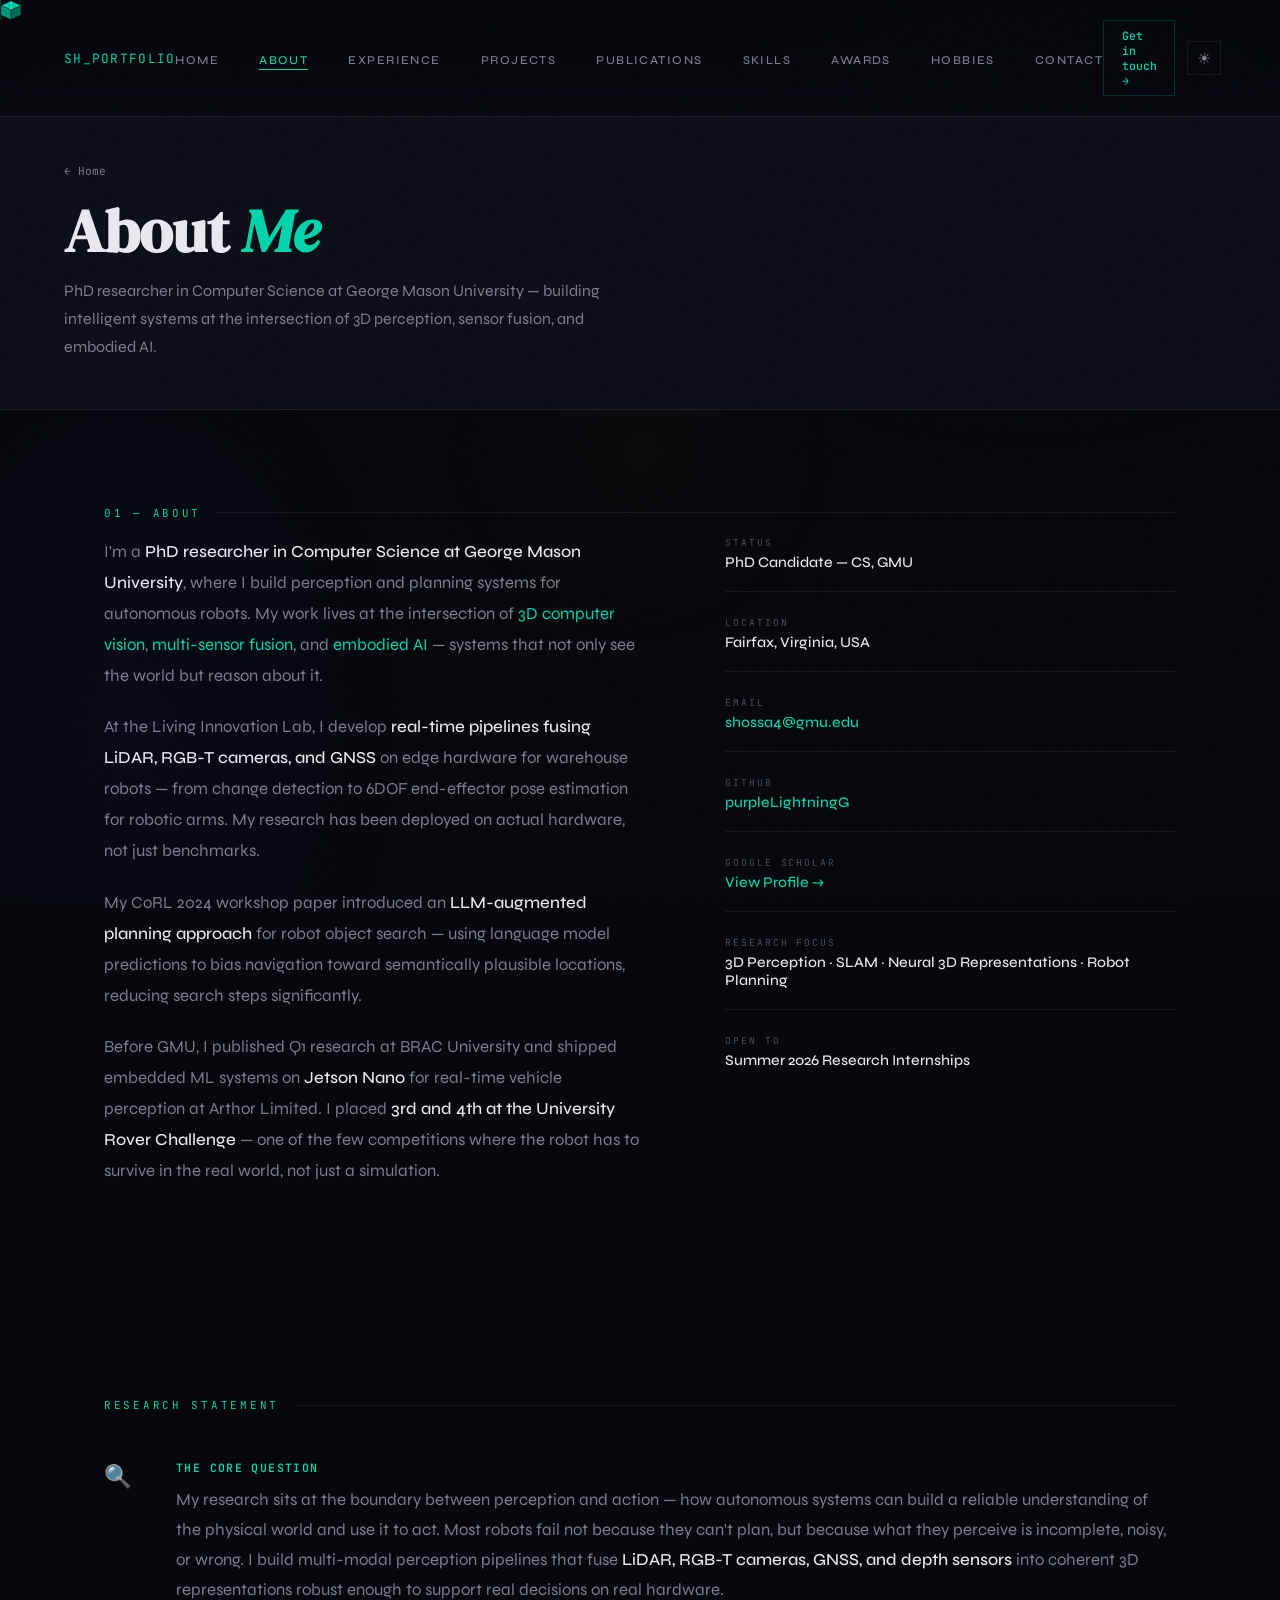
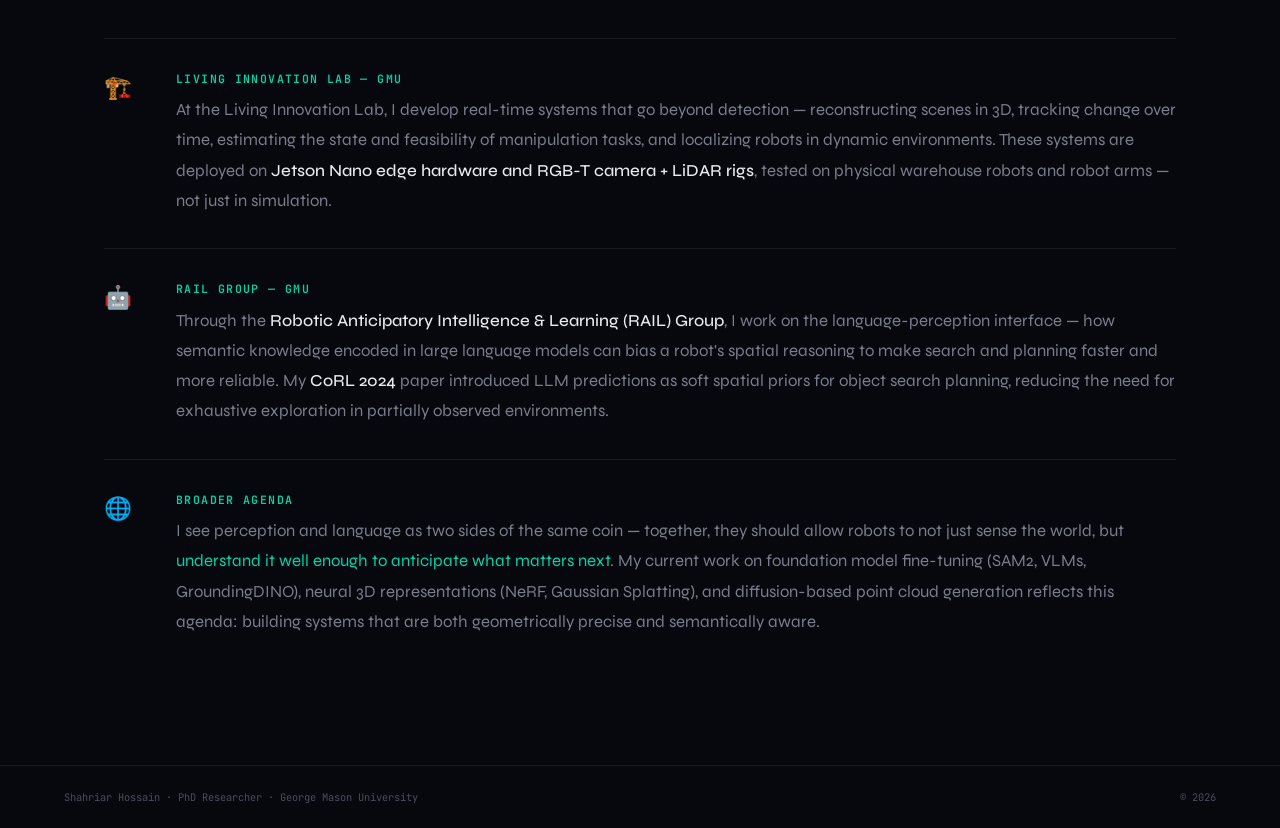
<file: about.html>
<!DOCTYPE html>
<html lang="en">
<head>
<meta charset="UTF-8"><meta name="viewport" content="width=device-width,initial-scale=1.0">
<title>About — Shahriar Hossain</title>
<link rel="preconnect" href="https://fonts.googleapis.com">
<link rel="preconnect" href="https://fonts.gstatic.com" crossorigin>
<link href="https://fonts.googleapis.com/css2?family=Syne:wght@400;500;600;700;800&family=DM+Serif+Display:ital@0;1&family=JetBrains+Mono:wght@300;400;500&display=swap" rel="stylesheet">
<style>
/* ── Variables ── */
:root {
  --bg:        #07080D;
  --bg2:       #0D0F18;
  --bg3:       #131620;
  --border:    rgba(255,255,255,0.07);
  --border2:   rgba(0,212,170,0.2);
  --teal:      #00D4AA;
  --teal2:     #00FFD0;
  --amber:     #F5A623;
  --text:      #E8E8EE;
  --muted:     #7A7D8C;
  --muted2:    #4A4D5E;
  --font-head: 'Syne', sans-serif;
  --font-disp: 'DM Serif Display', serif;
  --font-mono: 'JetBrains Mono', monospace;
}

/* ── Reset ── */
*, *::before, *::after { box-sizing: border-box; margin: 0; padding: 0; }
html { scroll-behavior: smooth; }
body {
  background: var(--bg);
  color: var(--text);
  font-family: var(--font-head);
  overflow-x: hidden;
  cursor: none;
}
/* Restore pointer events on all clickable elements */
a, button, [role="button"] { cursor: none; pointer-events: auto; }

/* ── Custom cursor ── */
.cursor {
  width: 22px; height: 20px;
  position: fixed; top: 0; left: 0;
  pointer-events: none; z-index: 9999;
  will-change: transform;
}
.cursor-ring {
  width: 44px; height: 40px;
  position: fixed; top: 0; left: 0;
  pointer-events: none; z-index: 9998;
  transition: transform 0.38s cubic-bezier(0.23,1,0.32,1);
  will-change: transform;
}

/* ── Light theme ── */
body.light {
  --bg:        #F0EDE6;
  --bg2:       #E8E4DC;
  --bg3:       #DDD9D0;
  --border:    rgba(0,0,0,0.09);
  --border2:   rgba(0,140,110,0.3);
  --teal:      #007A62;
  --teal2:     #009478;
  --amber:     #B87000;
  --text:      #1A1A18;
  --muted:     #4A4840;
  --muted2:    #8A8780;
}
body.light .nav-logo { color: var(--teal); }
body.light .hero-bg-num { color: rgba(0,0,0,0.04); }
body.light .mesh {
  background:
    radial-gradient(ellipse 600px 400px at 80% 20%, rgba(0,140,110,0.06) 0%, transparent 70%),
    radial-gradient(ellipse 400px 600px at 10% 80%, rgba(80,60,200,0.04) 0%, transparent 70%),
    radial-gradient(ellipse 300px 300px at 50% 50%, rgba(180,120,0,0.03) 0%, transparent 70%);
}
body.light .stats-bar  { background: var(--bg3); }
body.light .pub-badge.q1   { background: rgba(0,122,98,0.1); color: var(--teal); border-color: rgba(0,122,98,0.25); }
body.light .pub-badge.conf { background: rgba(100,60,200,0.08); color: #6040CC; border-color: rgba(100,60,200,0.2); }
body.light .pub-badge.first{ background: rgba(0,0,0,0.05); color: var(--text); border-color: var(--border); }
body.light .tag { color: var(--muted); border-color: var(--border); }
body.light .tag:hover { border-color: var(--teal); color: var(--teal); }
body.light .skill-pill { background: var(--bg); color: var(--text); border-color: var(--border); }
body.light .skill-pill:hover { border-color: var(--teal); color: var(--teal); }
body.light .proj-chip { color: var(--muted); border-color: var(--border); }
body.light .book { background: var(--bg); }
body.light .toast { background: var(--teal); color: white; }
/* light mode cursor inherits SVG teal variable */
body.light .scroll-line { background: linear-gradient(to right, var(--teal), transparent); }
body.light .btn-primary { background: var(--teal); color: white; }
body.light .btn-primary:hover { background: var(--teal2); }
body.light .btn-outline { color: var(--teal); border-color: rgba(0,122,98,0.3); }
body.light .nav-cta { color: var(--teal); border-color: rgba(0,122,98,0.3); }
body.light .nav-cta:hover { background: var(--teal); color: white; }
body.light .working-dot { background: var(--teal); }
body.light .working-strip { background: var(--bg3); border-color: var(--border); }

/* ── Theme toggle ── */
.theme-toggle {
  background: transparent;
  border: 1px solid var(--border);
  color: var(--muted);
  font-size: 1rem;
  width: 34px; height: 34px;
  display: flex; align-items: center; justify-content: center;
  cursor: none;
  transition: border-color 0.2s, color 0.2s;
  flex-shrink: 0;
}
.theme-toggle:hover { border-color: var(--teal); color: var(--teal); }

/* ── Currently Working On strip ── */
.working-strip {
  position: relative; z-index: 1;
  background: var(--bg3);
  border-top: 1px solid var(--border2);
  border-bottom: 2px solid var(--border2);
  padding: 1.1rem 4rem;
  display: flex; align-items: center; gap: 1rem;
  overflow: hidden;
  margin-top: 62px;
}
.working-label {
  font-family: var(--font-mono); font-size: 0.72rem;
  font-weight: 600; color: var(--teal);
  letter-spacing: 0.2em; text-transform: uppercase;
  white-space: nowrap; flex-shrink: 0;
  display: flex; align-items: center; gap: 0.6rem;
}
.working-dot {
  width: 8px; height: 8px; border-radius: 50%;
  background: var(--teal);
  animation: pulse 2s infinite;
  box-shadow: 0 0 6px var(--teal);
}
@keyframes pulse {
  0%, 100% { opacity: 1; transform: scale(1); }
  50%       { opacity: 0.4; transform: scale(0.7); }
}
.working-divider {
  width: 1px; height: 18px;
  background: var(--border); flex-shrink: 0;
}
.working-text {
  font-family: var(--font-mono); font-size: 0.78rem;
  color: var(--muted); letter-spacing: 0.05em;
  white-space: nowrap;
}
.working-text em { color: var(--text); font-style: normal; font-weight: 600; }
@media (max-width: 900px) {
  .working-strip { padding: 0.7rem 1.5rem; }
  .working-text  { font-size: 0.62rem; }
}

/* ── Noise overlay ── */
body::before {
  content: '';
  position: fixed; inset: 0;
  background-image: url("data:image/svg+xml,%3Csvg viewBox='0 0 256 256' xmlns='http://www.w3.org/2000/svg'%3E%3Cfilter id='noise'%3E%3CfeTurbulence type='fractalNoise' baseFrequency='0.9' numOctaves='4' stitchTiles='stitch'/%3E%3C/filter%3E%3Crect width='100%25' height='100%25' filter='url(%23noise)' opacity='0.03'/%3E%3C/svg%3E");
  pointer-events: none;
  z-index: 9000;
  opacity: 0.4;
}

/* ── Gradient mesh bg ── */
.mesh {
  position: fixed; inset: 0; pointer-events: none; z-index: 0;
  background:
    radial-gradient(ellipse 600px 400px at 80% 20%, rgba(0,212,170,0.04) 0%, transparent 70%),
    radial-gradient(ellipse 400px 600px at 10% 80%, rgba(0,100,255,0.04) 0%, transparent 70%),
    radial-gradient(ellipse 300px 300px at 50% 50%, rgba(245,166,35,0.02) 0%, transparent 70%);
}

/* ── Nav ── */
nav {
  position: fixed; top: 0; left: 0; right: 0; z-index: 1000;
  padding: 1.25rem 4rem;
  display: flex; align-items: center; justify-content: space-between;
  backdrop-filter: blur(20px);
  background: rgba(7,8,13,0.7);
  border-bottom: 1px solid var(--border);
}
.nav-logo {
  font-family: var(--font-mono);
  font-size: 0.8rem;
  color: var(--teal);
  letter-spacing: 0.1em;
  text-decoration: none;
}
.nav-links { display: flex; gap: 2.5rem; list-style: none; }
.nav-links a {
  font-size: 0.75rem; font-weight: 500;
  color: var(--muted); text-decoration: none;
  letter-spacing: 0.12em; text-transform: uppercase;
  transition: color 0.2s;
}
.nav-links a:hover { color: var(--teal); }
.nav-cta {
  font-family: var(--font-mono);
  font-size: 0.72rem; font-weight: 500;
  color: var(--teal); text-decoration: none;
  border: 1px solid var(--border2);
  padding: 0.45rem 1.1rem;
  transition: background 0.2s, color 0.2s;
}
.nav-cta:hover { background: var(--teal); color: var(--bg); }

/* ── Hero ── */
#hero {
  min-height: calc(100vh - 86px);
  display: grid;
  grid-template-columns: 1fr 420px;
  align-items: center;
  gap: 4rem;
  padding: 0 4rem;
  position: relative;
  overflow: hidden;
}
.hero-left { display: flex; flex-direction: column; justify-content: center; }
.hero-photo-wrap {
  position: relative;
  display: flex; align-items: center; justify-content: center;
}
.hero-photo-frame {
  position: relative; width: 340px; height: 380px; flex-shrink: 0;
}
.hero-photo-frame::before {
  content: '';
  position: absolute; inset: -8px;
  border: 1px solid var(--border2);
  z-index: 0;
  clip-path: polygon(8px 0%, 100% 0%, 100% calc(100% - 8px), calc(100% - 8px) 100%, 0% 100%, 0% 8px);
}
.hero-photo-frame::after {
  content: '';
  position: absolute; bottom: -16px; left: -16px;
  width: 100px; height: 100px;
  border-bottom: 2px solid var(--teal);
  border-left: 2px solid var(--teal);
  z-index: 3;
}
.hero-photo {
  width: 100%; height: 100%;
  object-fit: cover;
  object-position: center 40%;
  position: relative; z-index: 1;
  filter: grayscale(10%);
  transition: filter 0.4s;
}
.hero-photo-frame:hover .hero-photo { filter: grayscale(0%); }
.hero-photo-tl {
  position: absolute; top: -16px; right: -16px;
  width: 100px; height: 100px;
  border-top: 2px solid var(--teal);
  border-right: 2px solid var(--teal);
  z-index: 3; pointer-events: none;
}
.hero-eyebrow {
  font-family: var(--font-mono);
  font-size: 0.72rem; font-weight: 400;
  color: var(--teal);
  letter-spacing: 0.2em; text-transform: uppercase;
  margin-bottom: 1.5rem;
  display: flex; align-items: center; gap: 1rem;
  opacity: 0; animation: fadeUp 0.8s 0.3s forwards;
}
.hero-eyebrow::before {
  content: '';
  display: block; width: 40px; height: 1px;
  background: var(--teal);
}
.hero-name {
  font-family: var(--font-disp);
  font-size: clamp(3.5rem, 8vw, 7rem);
  line-height: 1.02;
  color: var(--text);
  opacity: 0; animation: fadeUp 0.8s 0.5s forwards;
}
.hero-name em { color: var(--teal); font-style: italic; }
.hero-sub {
  margin-top: 1.5rem;
  font-size: 1.05rem; font-weight: 400;
  color: var(--muted);
  max-width: 520px; line-height: 1.7;
  opacity: 0; animation: fadeUp 0.8s 0.7s forwards;
}
.hero-tags {
  margin-top: 2rem;
  display: flex; flex-wrap: wrap; gap: 0.5rem;
  opacity: 0; animation: fadeUp 0.8s 0.9s forwards;
}
.tag {
  font-family: var(--font-mono);
  font-size: 0.68rem; font-weight: 400;
  color: var(--muted); border: 1px solid var(--border);
  padding: 0.3rem 0.75rem;
  transition: border-color 0.2s, color 0.2s;
}
.tag:hover { border-color: var(--teal); color: var(--teal); }
.hero-ctas {
  margin-top: 3rem;
  display: flex; gap: 1rem; flex-wrap: wrap;
  opacity: 0; animation: fadeUp 0.8s 1.1s forwards;
}
.btn-primary {
  font-family: var(--font-mono); font-size: 0.78rem; font-weight: 500;
  color: var(--bg); background: var(--teal);
  padding: 0.8rem 2rem; text-decoration: none;
  transition: background 0.2s, transform 0.15s;
  display: inline-block;
}
.btn-primary:hover { background: var(--teal2); transform: translateY(-1px); }
.btn-outline {
  font-family: var(--font-mono); font-size: 0.78rem; font-weight: 500;
  color: var(--teal); border: 1px solid var(--border2);
  padding: 0.8rem 2rem; text-decoration: none;
  transition: background 0.2s, transform 0.15s;
  display: inline-block;
}
.btn-outline:hover { background: rgba(0,212,170,0.08); transform: translateY(-1px); }

/* big background number */
.hero-bg-num {
  position: absolute; right: 4rem; top: 50%;
  transform: translateY(-50%);
  font-family: var(--font-disp);
  font-size: clamp(200px, 25vw, 380px);
  color: rgba(255,255,255,0.02);
  line-height: 1; pointer-events: none;
  user-select: none;
}

/* scroll indicator */
.scroll-hint {
  position: absolute; bottom: 2.5rem; left: 4rem;
  display: flex; align-items: center; gap: 0.75rem;
  font-family: var(--font-mono); font-size: 0.65rem;
  color: var(--muted2); letter-spacing: 0.15em;
  animation: fadeUp 0.8s 1.4s forwards; opacity: 0;
}
.scroll-line {
  width: 40px; height: 1px;
  background: linear-gradient(to right, var(--teal), transparent);
  animation: scrollLine 2s 2s infinite;
}
@keyframes scrollLine {
  0%,100% { transform: scaleX(1); opacity: 1; }
  50% { transform: scaleX(0.4); opacity: 0.4; }
}

.stat-link {
  text-decoration: none;
  display: flex; flex-direction: column; align-items: center;
  width: 100%;
}
.stat-link .stat-num { transition: color 0.2s; }
.stat-link .stat-label { transition: color 0.2s; }
.stat-link:hover .stat-num { color: var(--teal2); }
.stat-link:hover .stat-label { color: var(--teal); }

/* ── Stats bar ── */
.stats-bar {
  position: relative; z-index: 1;
  display: grid; grid-template-columns: repeat(4,1fr);
  border-top: 1px solid var(--border);
  border-bottom: 1px solid var(--border);
  background: var(--bg2);
}
.stat {
  padding: 2rem; text-align: center;
  border-right: 1px solid var(--border);
  transition: background 0.2s;
}
.stat:last-child { border-right: none; }
.stat:hover { background: var(--bg3); }
.stat-num {
  font-family: var(--font-disp);
  font-size: 2.6rem; color: var(--teal);
  line-height: 1;
}
.stat-label {
  font-family: var(--font-mono);
  font-size: 0.65rem; color: var(--muted);
  letter-spacing: 0.15em; text-transform: uppercase;
  margin-top: 0.4rem;
}

/* ── Sections ── */
section { position: relative; z-index: 1; }
.sec-wrap { max-width: 1200px; margin: 0 auto; padding: 6rem 4rem; }
.sec-label {
  font-family: var(--font-mono);
  font-size: 0.68rem; font-weight: 400;
  color: var(--teal); letter-spacing: 0.25em;
  text-transform: uppercase;
  display: flex; align-items: center; gap: 1rem;
  margin-bottom: 1rem;
}
.sec-label::after {
  content: ''; flex: 1; height: 1px;
  background: var(--border);
}
.sec-title {
  font-family: var(--font-disp);
  font-size: clamp(2rem, 4vw, 3.2rem);
  color: var(--text); line-height: 1.15;
  margin-bottom: 3rem;
}


.about-grid {
  display: grid; grid-template-columns: 1.2fr 1fr; gap: 5rem;
  align-items: start;
}
.about-text p {
  font-size: 1.05rem; color: var(--muted); line-height: 1.85;
  margin-bottom: 1.25rem;
}
.about-text p strong { color: var(--text); font-weight: 500; }
.about-text p em { color: var(--teal); font-style: normal; }
.about-sidebar { display: flex; flex-direction: column; gap: 1.5rem; }
.info-row {
  display: flex; flex-direction: column; gap: 0.25rem;
  padding-bottom: 1.25rem;
  border-bottom: 1px solid var(--border);
}
.info-row:last-child { border-bottom: none; }
.info-label {
  font-family: var(--font-mono); font-size: 0.6rem;
  color: var(--muted2); letter-spacing: 0.2em; text-transform: uppercase;
}
.info-val { font-size: 0.92rem; color: var(--text); font-weight: 500; }
.info-val a { color: var(--teal); text-decoration: none; }
.info-val a:hover { text-decoration: underline; }

/* ── Experience ── */
#experience { background: var(--bg); }
.exp-list { display: flex; flex-direction: column; gap: 0; }
.exp-item {
  display: grid; grid-template-columns: 220px 1fr;
  gap: 0 3rem;
  padding: 2.5rem 0;
  border-bottom: 1px solid var(--border);
  transition: background 0.2s;
  position: relative;
}
.exp-item:first-child { border-top: 1px solid var(--border); }
.exp-item::before {
  content: '';
  position: absolute; left: -4rem; top: 0; bottom: 0; width: 2px;
  background: transparent;
  transition: background 0.3s;
}
.exp-item:hover::before { background: var(--teal); }
.exp-item:hover { background: rgba(0,212,170,0.02); padding-left: 0.5rem; }
.exp-date {
  font-family: var(--font-mono); font-size: 0.72rem;
  color: var(--muted2); padding-top: 0.3rem; line-height: 1.6;
}
.exp-role { font-size: 1.05rem; font-weight: 600; color: var(--text); margin-bottom: 0.2rem; }
.exp-org {
  font-family: var(--font-mono); font-size: 0.72rem;
  color: var(--teal); margin-bottom: 1rem;
  letter-spacing: 0.05em;
}
.exp-bullets { list-style: none; display: flex; flex-direction: column; gap: 0.5rem; }
.exp-bullets li {
  font-size: 1.05rem; color: var(--muted); line-height: 1.65;
  display: flex; gap: 0.75rem; align-items: flex-start;
}
.exp-bullets li::before {
  content: '→'; color: var(--teal); flex-shrink: 0;
  font-family: var(--font-mono); font-size: 0.75rem; margin-top: 0.15rem;
}

/* ── Projects ── */
#projects { background: var(--bg2); }
.projects-grid {
  display: grid; grid-template-columns: repeat(auto-fill, minmax(340px,1fr));
  gap: 1.5px;
  background: var(--border);
  border: 1px solid var(--border);
}
.proj-card {
  background: var(--bg2);
  padding: 2rem;
  transition: background 0.2s;
  position: relative; overflow: hidden;
}
.proj-card::after {
  content: '';
  position: absolute; bottom: 0; left: 0; right: 0; height: 2px;
  background: linear-gradient(to right, var(--teal), transparent);
  transform: scaleX(0); transform-origin: left;
  transition: transform 0.3s;
}
.proj-card:hover { background: var(--bg3); }
.proj-card:hover::after { transform: scaleX(1); }
.proj-card.featured { grid-column: span 2; }
.proj-tag {
  font-family: var(--font-mono); font-size: 0.62rem;
  color: var(--teal); letter-spacing: 0.15em; text-transform: uppercase;
  margin-bottom: 1rem;
}
.proj-title { font-size: 1.05rem; font-weight: 600; color: var(--text); margin-bottom: 0.75rem; }
.proj-desc { font-size: 1.05rem; color: var(--muted); line-height: 1.7; margin-bottom: 1.25rem; }
.proj-meta { display: flex; flex-wrap: wrap; gap: 0.4rem; margin-bottom: 1.25rem; }
.proj-chip {
  font-family: var(--font-mono); font-size: 0.6rem;
  color: var(--muted2); border: 1px solid var(--border);
  padding: 0.2rem 0.55rem;
}
.proj-link {
  font-family: var(--font-mono); font-size: 0.68rem;
  color: var(--teal); text-decoration: none;
  display: inline-flex; align-items: center; gap: 0.4rem;
  transition: gap 0.2s;
}
.proj-link:hover { gap: 0.7rem; }
.proj-stars {
  font-family: var(--font-mono); font-size: 0.68rem;
  color: var(--amber); margin-left: auto;
}

/* ── Publications ── */
#publications { background: var(--bg); }
.pub-list { display: flex; flex-direction: column; gap: 0; }
.pub-item {
  display: grid; grid-template-columns: 80px 1fr;
  gap: 0 2rem;
  padding: 1.75rem 0;
  border-bottom: 1px solid var(--border);
  align-items: start;
}
.pub-item:first-child { border-top: 1px solid var(--border); }
.pub-year {
  font-family: var(--font-mono); font-size: 0.72rem;
  color: var(--muted2); padding-top: 0.2rem;
}
.pub-content {}
.pub-badge {
  display: inline-block;
  font-family: var(--font-mono); font-size: 0.58rem; font-weight: 500;
  padding: 0.18rem 0.55rem; margin-bottom: 0.5rem;
  letter-spacing: 0.1em; text-transform: uppercase;
}
.pub-badge.q1 { background: rgba(0,212,170,0.12); color: var(--teal); border: 1px solid rgba(0,212,170,0.25); }
.pub-badge.q2 { background: rgba(245,166,35,0.1); color: var(--amber); border: 1px solid rgba(245,166,35,0.25); }
.pub-badge.conf { background: rgba(150,100,255,0.1); color: #B088FF; border: 1px solid rgba(150,100,255,0.25); }
.pub-badge.first { background: rgba(255,255,255,0.06); color: var(--text); border: 1px solid var(--border); }
.pub-title {
  font-size: 0.95rem; font-weight: 500; color: var(--text);
  line-height: 1.5; margin-bottom: 0.4rem;
}
.pub-venue { font-family: var(--font-mono); font-size: 0.7rem; color: var(--muted); }

/* ── Skills ── */
#skills { background: var(--bg2); }
.skills-grid {
  display: grid; grid-template-columns: repeat(auto-fill, minmax(280px, 1fr));
  gap: 1px; background: var(--border);
  border: 1px solid var(--border);
}
.skill-group {
  background: var(--bg2); padding: 1.75rem;
  transition: background 0.2s;
}
.skill-group:hover { background: var(--bg3); }
.skill-group-title {
  font-family: var(--font-mono); font-size: 0.65rem;
  color: var(--teal); letter-spacing: 0.2em; text-transform: uppercase;
  margin-bottom: 1rem;
}
.skill-items { display: flex; flex-wrap: wrap; gap: 0.4rem; }
.skill-pill {
  font-family: var(--font-mono); font-size: 0.68rem;
  color: var(--text); background: var(--bg3);
  border: 1px solid var(--border);
  padding: 0.3rem 0.7rem;
  transition: border-color 0.2s, color 0.2s;
}
.skill-pill:hover { border-color: var(--teal); color: var(--teal); }

/* ── Book cover image ── */
.book-cover-wrap {
  width: 64px; height: 90px;
  flex-shrink: 0;
  overflow: hidden;
  border: 1px solid var(--border);
  background: var(--bg2);
}
.book-cover-img {
  width: 100%; height: 100%;
  object-fit: cover;
  display: block;
}
.book-cover-fallback {
  width: 100%; height: 100%;
  display: flex; align-items: center; justify-content: center;
  font-family: var(--font-mono); font-size: 0.55rem;
  color: var(--muted2); text-align: center;
  padding: 4px; line-height: 1.4;
  background: var(--bg3);
}
.book-inner {
  display: flex; gap: 0.85rem; align-items: flex-start;
}
.book-text { flex: 1; min-width: 0; }

/* ── Hobbies ── */
#hobbies { background: var(--bg2); }
.hobbies-grid {
  display: grid;
  grid-template-columns: 1fr 2fr;
  gap: 1.5px;
  background: var(--border);
  border: 1px solid var(--border);
}
.hobby-card {
  background: var(--bg2);
  padding: 2rem;
  transition: background 0.2s;
}
.hobby-card:hover { background: var(--bg3); }
.hobby-card--wide { background: var(--bg2); }
.hobby-icon { font-size: 1.8rem; margin-bottom: 0.75rem; }
.hobby-title {
  font-size: 1rem; font-weight: 600;
  color: var(--text); margin-bottom: 0.6rem;
}
.hobby-body {
  font-size: 0.9rem; color: var(--muted); line-height: 1.7;
}
.book-shelf {
  display: grid;
  grid-template-columns: repeat(3, 1fr);
  gap: 1rem;
  margin-top: 1.25rem;
}
.book {
  background: var(--bg3);
  border: 1px solid var(--border);
  padding: 1rem;
  transition: border-color 0.2s;
}
.book:hover { border-color: var(--teal); }
.book-status {
  font-family: var(--font-mono);
  font-size: 0.6rem; font-weight: 500;
  letter-spacing: 0.12em; text-transform: uppercase;
  padding: 0.18rem 0.6rem;
  display: inline-block; margin-bottom: 0.6rem;
}
.book-status--done  { background: rgba(0,212,170,0.12); color: var(--teal); border: 1px solid rgba(0,212,170,0.25); }
.book-status--reading { background: rgba(245,166,35,0.1); color: var(--amber); border: 1px solid rgba(245,166,35,0.25); }
.book-title {
  font-size: 0.9rem; font-weight: 600;
  color: var(--text); margin-bottom: 0.2rem; line-height: 1.3;
}
.book-author {
  font-family: var(--font-mono); font-size: 0.65rem;
  color: var(--teal); margin-bottom: 0.6rem;
}
.book-desc {
  font-size: 0.8rem; color: var(--muted); line-height: 1.6;
}
@media (max-width: 900px) {
  .hobbies-grid { grid-template-columns: 1fr; }
  .book-shelf { grid-template-columns: 1fr; }
}

/* ── Awards ── */
#awards { background: var(--bg); }
.awards-list { display: grid; grid-template-columns: repeat(3,1fr); gap: 1.5px; background: var(--border); border: 1px solid var(--border); }
.award-card {
  background: var(--bg); padding: 2rem;
  transition: background 0.2s;
}
.award-card:hover { background: var(--bg3); }
.award-icon { font-size: 1.5rem; margin-bottom: 1rem; }
.award-title { font-size: 0.95rem; font-weight: 600; color: var(--text); margin-bottom: 0.4rem; }
.award-org { font-family: var(--font-mono); font-size: 0.7rem; color: var(--muted); }

/* ── Contact ── */
#contact {
  background: var(--bg2);
  text-align: center;
}
/* Reset button to match anchor contact-link style */
button.contact-link {
  background: transparent;
  border: 1px solid var(--border);
  font-family: var(--font-head);
  color: var(--muted);
  overflow: visible;
}
#contact .sec-wrap {
  display: flex; flex-direction: column; align-items: center;
}
.contact-super {
  font-family: var(--font-disp); font-style: italic;
  font-size: clamp(1rem, 2vw, 1.3rem);
  color: var(--muted); margin-bottom: 0.75rem;
}
.contact-title {
  font-family: var(--font-disp);
  font-size: clamp(2.5rem, 5vw, 4rem);
  color: var(--text); line-height: 1.1; margin-bottom: 2rem;
}
.contact-title em { color: var(--teal); font-style: italic; }
.contact-links {
  display: flex; gap: 2rem; flex-wrap: wrap;
  justify-content: center; margin-top: 1rem;
}
.contact-link {
  font-family: var(--font-mono); font-size: 0.75rem;
  color: var(--muted); text-decoration: none;
  display: flex; flex-direction: column; align-items: center; gap: 0.4rem;
  padding: 1.5rem 2rem;
  border: 1px solid var(--border);
  transition: border-color 0.2s, color 0.2s, background 0.2s;
  min-width: 130px;
}
.contact-link:hover {
  border-color: var(--teal); color: var(--teal);
  background: rgba(0,212,170,0.05);
}
.contact-link-icon { font-size: 1.4rem; }
.contact-link-label { letter-spacing: 0.15em; text-transform: uppercase; font-size: 0.62rem; }

/* ── Click hint tooltip on email ── */
.click-hint {
  position: absolute;
  bottom: calc(100% + 12px);
  left: 50%; transform: translateX(-50%);
  background: var(--teal);
  color: var(--bg);
  font-family: var(--font-mono);
  font-size: 0.65rem; font-weight: 600;
  letter-spacing: 0.12em; text-transform: uppercase;
  padding: 0.35rem 0.9rem;
  white-space: nowrap;
  pointer-events: none;
  opacity: 0;
  z-index: 9999;
  transition: opacity 0.25s ease;
}
.click-hint::after {
  content: '';
  position: absolute; top: 100%; left: 50%;
  transform: translateX(-50%);
  border: 5px solid transparent;
  border-top-color: var(--teal);
}
.click-hint.visible { opacity: 1; }
#email-btn { position: relative; }

/* ── Toast notification ── */
.toast {
  position: fixed; bottom: 2rem; left: 50%;
  transform: translateX(-50%) translateY(20px);
  background: var(--teal); color: var(--bg);
  font-family: var(--font-mono); font-size: 0.72rem;
  font-weight: 500; letter-spacing: 0.1em;
  padding: 0.65rem 1.5rem;
  opacity: 0; pointer-events: none;
  transition: opacity 0.25s, transform 0.25s;
  z-index: 9999;
}
.toast.show {
  opacity: 1;
  transform: translateX(-50%) translateY(0);
}

/* ── Footer ── */
footer {
  background: var(--bg);
  border-top: 1px solid var(--border);
  padding: 1.5rem 4rem;
  display: flex; justify-content: space-between; align-items: center;
  position: relative; z-index: 1;
}
.footer-left { font-family: var(--font-mono); font-size: 0.65rem; color: var(--muted2); }
.footer-right { font-family: var(--font-mono); font-size: 0.65rem; color: var(--muted2); }

/* ── Animations ── */
@keyframes fadeUp {
  from { opacity: 0; transform: translateY(20px); }
  to   { opacity: 1; transform: translateY(0); }
}
.reveal {
  opacity: 0; transform: translateY(24px);
  transition: opacity 0.7s ease, transform 0.7s ease;
}
.reveal.visible { opacity: 1; transform: none; }

/* ── Responsive ── */
@media (max-width: 900px) {
  nav { padding: 1rem 1.5rem; }
  .nav-links { display: none; }
  #hero { padding: 6rem 1.5rem 2rem; grid-template-columns: 1fr; }
  .hero-photo-wrap { display: none; }
  .sec-wrap { padding: 4rem 1.5rem; }
  .stats-bar { grid-template-columns: repeat(2,1fr); }
  .about-grid { grid-template-columns: 1fr; gap: 3rem; }
  .exp-item { grid-template-columns: 1fr; gap: 0.5rem; }
  .proj-card.featured { grid-column: span 1; }
  .pub-item { grid-template-columns: 60px 1fr; gap: 0 1rem; }
  .awards-list { grid-template-columns: 1fr; }
  footer { flex-direction: column; gap: 0.5rem; text-align: center; }
  .hero-bg-num { display: none; }
}

/* ── Research Statement ── */
.research-statement { display: flex; flex-direction: column; gap: 0; }
.rs-block { display: grid; grid-template-columns: 48px 1fr; gap: 0 1.5rem; padding: 2rem 0; border-bottom: 0.5px solid var(--border); align-items: start; }
.rs-block:last-child { border-bottom: none; }
.rs-icon { font-size: 1.4rem; padding-top: 0.2rem; }
.rs-head { font-size: 0.72rem; font-weight: 600; color: var(--teal); font-family: var(--font-mono); letter-spacing: 0.12em; text-transform: uppercase; margin-bottom: 0.6rem; }
.rs-body { font-size: 1.05rem; color: var(--muted); line-height: 1.8; margin: 0; }
.rs-body strong { color: var(--text); font-weight: 500; }
.rs-body em { color: var(--teal); font-style: normal; }
@media (max-width: 900px) { .rs-block { grid-template-columns: 36px 1fr; gap: 0 1rem; } }

.page-main { padding-top: 80px; min-height: 100vh; position: relative; z-index: 1; }
.page-hero { background: var(--bg2); border-bottom: 1px solid var(--border); padding: 5rem 4rem 3rem; }
.page-hero .back-link { font-family:var(--font-mono); font-size:0.7rem; color:var(--muted); text-decoration:none; display:inline-flex; align-items:center; gap:0.5rem; margin-bottom:1.25rem; transition:color 0.2s; }
.page-hero .back-link:hover { color:var(--teal); }
.page-hero h1 { font-family:var(--font-disp); font-size:clamp(2.2rem,5vw,3.8rem); color:var(--text); line-height:1.1; margin-bottom:0.75rem; }
.page-hero h1 em { color:var(--teal); font-style:italic; }
.page-hero p { font-size:1rem; color:var(--muted); max-width:560px; line-height:1.75; }
@media (max-width:900px) { .page-hero{padding:4rem 1.5rem 2rem;} .page-main .sec-wrap{padding:3rem 1.5rem;} }
</style>
</head>
<body>
<div class="cursor" id="cursor"></div>
<div class="cursor-ring" id="cursorRing"></div>
<div class="mesh"></div>
<nav>
  <a href="index.html" class="nav-logo">SH_PORTFOLIO</a>
  <ul class="nav-links">
    <li><a href="index.html">Home</a></li>
    <li><a href="about.html"style="color:var(--teal)">About</a></li>
    <li><a href="experience.html">Experience</a></li>
    <li><a href="projects.html">Projects</a></li>
    <li><a href="publications.html">Publications</a></li>
    <li><a href="skills.html">Skills</a></li>
    <li><a href="awards.html">Awards</a></li>
    <li><a href="hobbies.html">Hobbies</a></li>
    <li><a href="contact.html">Contact</a></li>
  </ul>
  <div style="display:flex;align-items:center;gap:0.75rem;">
    <a href="contact.html" class="nav-cta">Get in touch →</a>
    <button class="theme-toggle" id="themeToggle" title="Toggle theme">☀</button>
  </div>
</nav>

<div class="page-main">
  <div class="page-hero">
    <a href="index.html" class="back-link">← Home</a>
    <h1>About <em>Me</em></h1>
    <p>PhD researcher in Computer Science at George Mason University — building intelligent systems at the intersection of 3D perception, sensor fusion, and embodied AI.</p>
  </div>
  <section id="about">
  <div class="sec-wrap">
    <div class="sec-label">01 — About</div>
    <div class="about-grid">
      <div class="about-text reveal">
        <p>I'm a <strong>PhD researcher in Computer Science at George Mason University</strong>, where I build perception and planning systems for autonomous robots. My work lives at the intersection of <em>3D computer vision</em>, <em>multi-sensor fusion</em>, and <em>embodied AI</em> — systems that not only see the world but reason about it.</p>
        <p>At the Living Innovation Lab, I develop <strong>real-time pipelines fusing LiDAR, RGB-T cameras, and GNSS</strong> on edge hardware for warehouse robots — from change detection to 6DOF end-effector pose estimation for robotic arms. My research has been deployed on actual hardware, not just benchmarks.</p>
        <p>My CoRL 2024 workshop paper introduced an <strong>LLM-augmented planning approach</strong> for robot object search — using language model predictions to bias navigation toward semantically plausible locations, reducing search steps significantly.</p>
        <p>Before GMU, I published Q1 research at BRAC University and shipped embedded ML systems on <strong>Jetson Nano</strong> for real-time vehicle perception at Arthor Limited. I placed <strong>3rd and 4th at the University Rover Challenge</strong> — one of the few competitions where the robot has to survive in the real world, not just a simulation.</p>
      </div>
      <div class="about-sidebar reveal">
        <div class="info-row">
          <span class="info-label">Status</span>
          <span class="info-val">PhD Candidate — CS, GMU</span>
        </div>
        <div class="info-row">
          <span class="info-label">Location</span>
          <span class="info-val">Fairfax, Virginia, USA</span>
        </div>
        <div class="info-row">
          <span class="info-label">Email</span>
          <span class="info-val"><a href="mailto:shossa4@gmu.edu">shossa4@gmu.edu</a></span>
        </div>
        <div class="info-row">
          <span class="info-label">GitHub</span>
          <span class="info-val"><a href="https://github.com/purpleLightningG" target="_blank">purpleLightningG</a></span>
        </div>
        <div class="info-row">
          <span class="info-label">Google Scholar</span>
          <span class="info-val"><a href="https://scholar.google.com/citations?user=UL1s_poAAAAJ" target="_blank">View Profile →</a></span>
        </div>
        <div class="info-row">
          <span class="info-label">Research Focus</span>
          <span class="info-val">3D Perception · SLAM · Neural 3D Representations · Robot Planning</span>
        </div>
        <div class="info-row">
          <span class="info-label">Open To</span>
          <span class="info-val">Summer 2026 Research Internships</span>
        </div>
      </div>
    </div>
  </div>
</section>

<!-- Research Statement -->
<section style="background:var(--bg);">
  <div class="sec-wrap">
    <div class="sec-label reveal">Research Statement</div>
    <div class="research-statement reveal">
      <div class="rs-block">
        <div class="rs-icon">🔍</div>
        <div class="rs-content">
          <div class="rs-head">The Core Question</div>
          <p class="rs-body">My research sits at the boundary between perception and action — how autonomous systems can build a reliable understanding of the physical world and use it to act. Most robots fail not because they can't plan, but because what they perceive is incomplete, noisy, or wrong. I build multi-modal perception pipelines that fuse <strong>LiDAR, RGB-T cameras, GNSS, and depth sensors</strong> into coherent 3D representations robust enough to support real decisions on real hardware.</p>
        </div>
      </div>
      <div class="rs-block">
        <div class="rs-icon">🏗️</div>
        <div class="rs-content">
          <div class="rs-head">Living Innovation Lab — GMU</div>
          <p class="rs-body">At the Living Innovation Lab, I develop real-time systems that go beyond detection — reconstructing scenes in 3D, tracking change over time, estimating the state and feasibility of manipulation tasks, and localizing robots in dynamic environments. These systems are deployed on <strong>Jetson Nano edge hardware and RGB-T camera + LiDAR rigs</strong>, tested on physical warehouse robots and robot arms — not just in simulation.</p>
        </div>
      </div>
      <div class="rs-block">
        <div class="rs-icon">🤖</div>
        <div class="rs-content">
          <div class="rs-head">RAIL Group — GMU</div>
          <p class="rs-body">Through the <strong>Robotic Anticipatory Intelligence & Learning (RAIL) Group</strong>, I work on the language-perception interface — how semantic knowledge encoded in large language models can bias a robot's spatial reasoning to make search and planning faster and more reliable. My <strong>CoRL 2024</strong> paper introduced LLM predictions as soft spatial priors for object search planning, reducing the need for exhaustive exploration in partially observed environments.</p>
        </div>
      </div>
      <div class="rs-block">
        <div class="rs-icon">🌐</div>
        <div class="rs-content">
          <div class="rs-head">Broader Agenda</div>
          <p class="rs-body">I see perception and language as two sides of the same coin — together, they should allow robots to not just sense the world, but <em>understand it well enough to anticipate what matters next</em>. My current work on foundation model fine-tuning (SAM2, VLMs, GroundingDINO), neural 3D representations (NeRF, Gaussian Splatting), and diffusion-based point cloud generation reflects this agenda: building systems that are both geometrically precise and semantically aware.</p>
        </div>
      </div>
    </div>
  </div>
</section>
</div>
<footer>
  <span class="footer-left">Shahriar Hossain · PhD Researcher · George Mason University</span>
  <span class="footer-right" id="footer-year"></span>
</footer>
<div class="toast" id="toast">mail copied</div>
<script>
const cursor=document.getElementById('cursor'),ring=document.getElementById('cursorRing');
let mx=0,my=0,rx=0,ry=0;
cursor.innerHTML=`<svg width="22" height="20" viewBox="0 0 22 20" xmlns="http://www.w3.org/2000/svg"><polygon points="11,1 21,5.5 11,10 1,5.5" fill="#00D4AA"/><polygon points="1,5.5 11,10 11,19.5 1,15" fill="#009E7E"/><polygon points="11,10 21,5.5 21,15 11,19.5" fill="#007055"/><line x1="6" y1="3.25" x2="16" y2="7.75" stroke="rgba(0,0,0,0.25)" stroke-width="0.6"/><line x1="16" y1="3.25" x2="6" y2="7.75" stroke="rgba(0,0,0,0.25)" stroke-width="0.6"/><line x1="1" y1="10.25" x2="11" y2="14.75" stroke="rgba(0,0,0,0.22)" stroke-width="0.6"/><line x1="6" y1="7.75" x2="6" y2="17.25" stroke="rgba(0,0,0,0.22)" stroke-width="0.6"/><line x1="11" y1="14.75" x2="21" y2="10.25" stroke="rgba(0,0,0,0.22)" stroke-width="0.6"/><line x1="16" y1="7.75" x2="16" y2="17.25" stroke="rgba(0,0,0,0.22)" stroke-width="0.6"/><polygon points="11,1 21,5.5 11,10 1,5.5" fill="none" stroke="rgba(0,0,0,0.5)" stroke-width="0.7" stroke-linejoin="round"/><polygon points="1,5.5 11,10 11,19.5 1,15" fill="none" stroke="rgba(0,0,0,0.5)" stroke-width="0.7" stroke-linejoin="round"/><polygon points="11,10 21,5.5 21,15 11,19.5" fill="none" stroke="rgba(0,0,0,0.5)" stroke-width="0.7" stroke-linejoin="round"/><line x1="11" y1="1" x2="11" y2="10" stroke="rgba(255,255,255,0.35)" stroke-width="0.8"/><line x1="11" y1="10" x2="1" y2="5.5" stroke="rgba(255,255,255,0.18)" stroke-width="0.6"/><line x1="11" y1="10" x2="21" y2="5.5" stroke="rgba(255,255,255,0.18)" stroke-width="0.6"/></svg>`;
ring.innerHTML=`<svg width="44" height="40" viewBox="0 0 44 40" xmlns="http://www.w3.org/2000/svg"><polygon points="22,2 42,11 22,20 2,11" fill="rgba(0,212,170,0.04)" stroke="rgba(0,212,170,0.5)" stroke-width="1" stroke-linejoin="round"/><polygon points="2,11 22,20 22,39 2,30" fill="rgba(0,158,126,0.04)" stroke="rgba(0,158,126,0.38)" stroke-width="1" stroke-linejoin="round"/><polygon points="22,20 42,11 42,30 22,39" fill="rgba(0,112,85,0.04)" stroke="rgba(0,112,85,0.38)" stroke-width="1" stroke-linejoin="round"/><line x1="12" y1="6.5" x2="32" y2="15.5" stroke="rgba(0,212,170,0.2)" stroke-width="0.7"/><line x1="32" y1="6.5" x2="12" y2="15.5" stroke="rgba(0,212,170,0.2)" stroke-width="0.7"/><line x1="2" y1="20.5" x2="22" y2="29.5" stroke="rgba(0,158,126,0.18)" stroke-width="0.7"/><line x1="12" y1="15.5" x2="12" y2="34.5" stroke="rgba(0,158,126,0.18)" stroke-width="0.7"/><line x1="22" y1="29.5" x2="42" y2="20.5" stroke="rgba(0,112,85,0.18)" stroke-width="0.7"/><line x1="32" y1="15.5" x2="32" y2="34.5" stroke="rgba(0,112,85,0.18)" stroke-width="0.7"/><line x1="22" y1="2" x2="22" y2="20" stroke="rgba(0,212,170,0.3)" stroke-width="0.8"/><line x1="22" y1="20" x2="2" y2="11" stroke="rgba(0,212,170,0.22)" stroke-width="0.6"/><line x1="22" y1="20" x2="42" y2="11" stroke="rgba(0,212,170,0.22)" stroke-width="0.6"/><line x1="22" y1="20" x2="22" y2="39" stroke="rgba(0,158,126,0.22)" stroke-width="0.6"/></svg>`;
document.addEventListener('mousemove',e=>{mx=e.clientX;my=e.clientY;cursor.style.transform=`translate(${mx-11}px,${my-10}px)`;});
function animRing(){rx+=(mx-rx)*0.1;ry+=(my-ry)*0.1;ring.style.transform=`translate(${rx-22}px,${ry-20}px)`;requestAnimationFrame(animRing);}
animRing();
document.querySelectorAll('a,button,.proj-card,.exp-item,.stat,.pub-item,.book,.award-card,.hobby-card').forEach(el=>{
  el.addEventListener('mouseenter',()=>{ring.style.transition='transform 0.2s cubic-bezier(0.23,1,0.32,1)';ring.style.transform=`translate(${rx-22}px,${ry-20}px) scale(1.4)`;});
  el.addEventListener('mouseleave',()=>{ring.style.transition='transform 0.38s cubic-bezier(0.23,1,0.32,1)';});
});

const themeBtn=document.getElementById('themeToggle');
const saved=localStorage.getItem('theme');
if(saved==='light'){document.body.classList.add('light');themeBtn.textContent='☽';}
themeBtn.addEventListener('click',()=>{const isLight=document.body.classList.toggle('light');themeBtn.textContent=isLight?'☽':'☀';localStorage.setItem('theme',isLight?'light':'dark');});
const revealEls=document.querySelectorAll('.reveal');
const io=new IntersectionObserver((entries)=>{entries.forEach((e,i)=>{if(e.isIntersecting)setTimeout(()=>e.target.classList.add('visible'),i*60);});},{threshold:0.1});
revealEls.forEach(el=>io.observe(el));
document.getElementById('footer-year').textContent='© '+new Date().getFullYear();
const currentPage=window.location.pathname.split('/').pop()||'index.html';
document.querySelectorAll('.nav-links a').forEach(a=>{if(a.getAttribute('href')===currentPage){a.style.color='var(--teal)';a.style.borderBottom='1px solid var(--teal)';a.style.paddingBottom='2px';}});
</script>
<script data-goatcounter="https://shahriar-hossain.goatcounter.com/count" async src="//gc.zgo.at/count.js"></script>
</body>
</html>
</file>
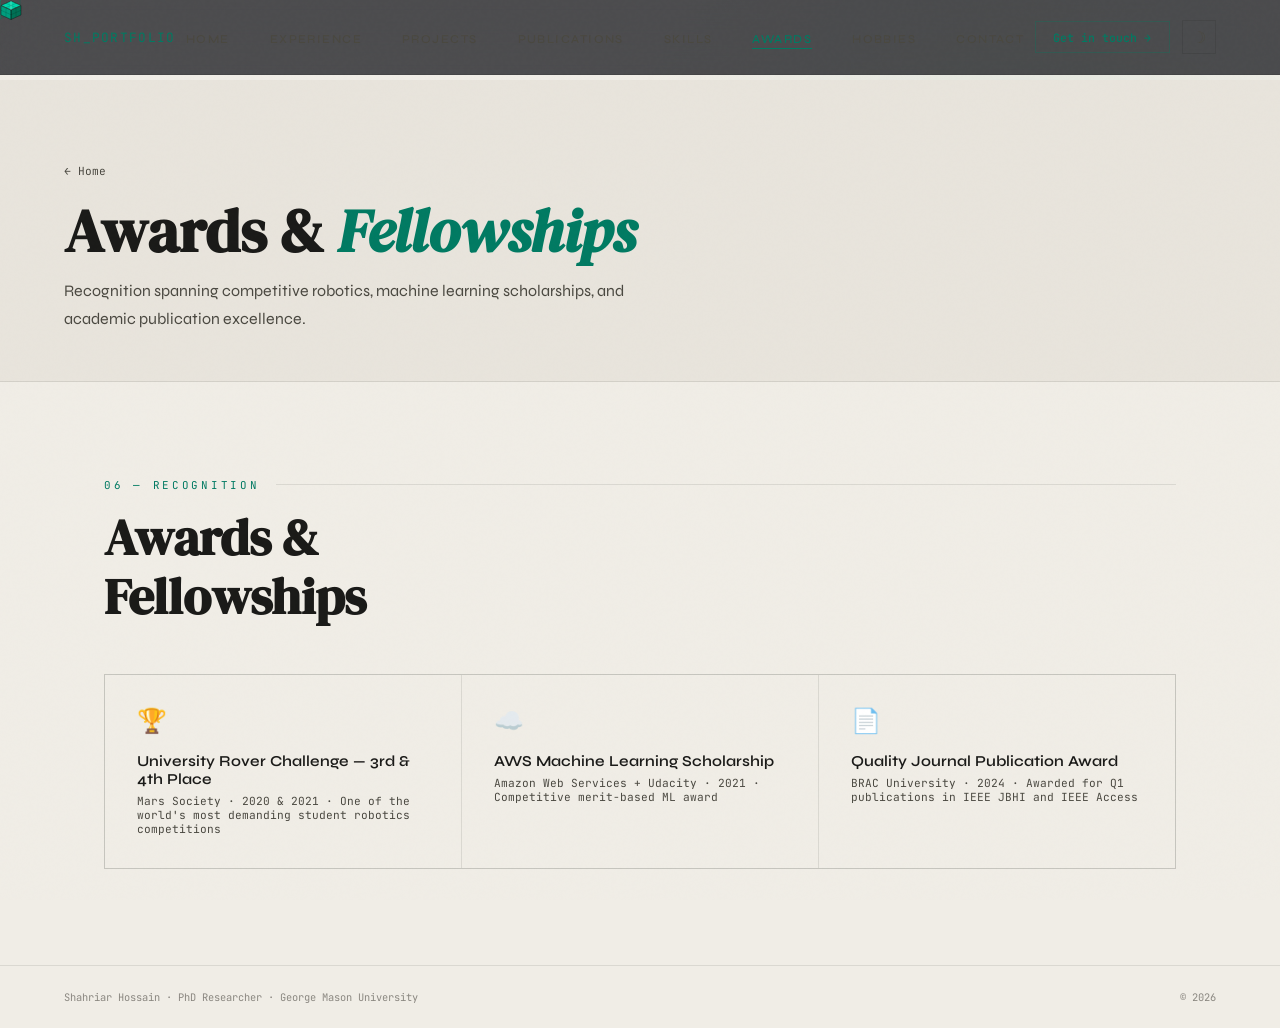
<file: awards.html>
<!DOCTYPE html>
<html lang="en">
<head>
<meta charset="UTF-8"><meta name="viewport" content="width=device-width,initial-scale=1.0">
<title>Awards — Shahriar Hossain</title>
<link rel="preconnect" href="https://fonts.googleapis.com">
<link rel="preconnect" href="https://fonts.gstatic.com" crossorigin>
<link href="https://fonts.googleapis.com/css2?family=Syne:wght@400;500;600;700;800&family=DM+Serif+Display:ital@0;1&family=JetBrains+Mono:wght@300;400;500&display=swap" rel="stylesheet">
<style>
/* ── Variables ── */
:root {
  --bg:        #07080D;
  --bg2:       #0D0F18;
  --bg3:       #131620;
  --border:    rgba(255,255,255,0.07);
  --border2:   rgba(0,212,170,0.2);
  --teal:      #00D4AA;
  --teal2:     #00FFD0;
  --amber:     #F5A623;
  --text:      #E8E8EE;
  --muted:     #7A7D8C;
  --muted2:    #4A4D5E;
  --font-head: 'Syne', sans-serif;
  --font-disp: 'DM Serif Display', serif;
  --font-mono: 'JetBrains Mono', monospace;
}

/* ── Reset ── */
*, *::before, *::after { box-sizing: border-box; margin: 0; padding: 0; }
html { scroll-behavior: smooth; }
body {
  background: var(--bg);
  color: var(--text);
  font-family: var(--font-head);
  overflow-x: hidden;
  cursor: none;
}
/* Restore pointer events on all clickable elements */
a, button, [role="button"] { cursor: none; pointer-events: auto; }

/* ── Custom cursor ── */
.cursor {
  width: 22px; height: 20px;
  position: fixed; top: 0; left: 0;
  pointer-events: none; z-index: 9999;
  will-change: transform;
}
.cursor-ring {
  width: 44px; height: 40px;
  position: fixed; top: 0; left: 0;
  pointer-events: none; z-index: 9998;
  transition: transform 0.38s cubic-bezier(0.23,1,0.32,1);
  will-change: transform;
}

/* ── Light theme ── */
body.light {
  --bg:        #F0EDE6;
  --bg2:       #E8E4DC;
  --bg3:       #DDD9D0;
  --border:    rgba(0,0,0,0.09);
  --border2:   rgba(0,140,110,0.3);
  --teal:      #007A62;
  --teal2:     #009478;
  --amber:     #B87000;
  --text:      #1A1A18;
  --muted:     #4A4840;
  --muted2:    #8A8780;
}
body.light .nav-logo { color: var(--teal); }
body.light .hero-bg-num { color: rgba(0,0,0,0.04); }
body.light .mesh {
  background:
    radial-gradient(ellipse 600px 400px at 80% 20%, rgba(0,140,110,0.06) 0%, transparent 70%),
    radial-gradient(ellipse 400px 600px at 10% 80%, rgba(80,60,200,0.04) 0%, transparent 70%),
    radial-gradient(ellipse 300px 300px at 50% 50%, rgba(180,120,0,0.03) 0%, transparent 70%);
}
body.light .stats-bar  { background: var(--bg3); }
body.light .pub-badge.q1   { background: rgba(0,122,98,0.1); color: var(--teal); border-color: rgba(0,122,98,0.25); }
body.light .pub-badge.conf { background: rgba(100,60,200,0.08); color: #6040CC; border-color: rgba(100,60,200,0.2); }
body.light .pub-badge.first{ background: rgba(0,0,0,0.05); color: var(--text); border-color: var(--border); }
body.light .tag { color: var(--muted); border-color: var(--border); }
body.light .tag:hover { border-color: var(--teal); color: var(--teal); }
body.light .skill-pill { background: var(--bg); color: var(--text); border-color: var(--border); }
body.light .skill-pill:hover { border-color: var(--teal); color: var(--teal); }
body.light .proj-chip { color: var(--muted); border-color: var(--border); }
body.light .book { background: var(--bg); }
body.light .toast { background: var(--teal); color: white; }
/* light mode cursor inherits SVG teal variable */
body.light .scroll-line { background: linear-gradient(to right, var(--teal), transparent); }
body.light .btn-primary { background: var(--teal); color: white; }
body.light .btn-primary:hover { background: var(--teal2); }
body.light .btn-outline { color: var(--teal); border-color: rgba(0,122,98,0.3); }
body.light .nav-cta { color: var(--teal); border-color: rgba(0,122,98,0.3); }
body.light .nav-cta:hover { background: var(--teal); color: white; }
body.light .working-dot { background: var(--teal); }
body.light .working-strip { background: var(--bg3); border-color: var(--border); }

/* ── Theme toggle ── */
.theme-toggle {
  background: transparent;
  border: 1px solid var(--border);
  color: var(--muted);
  font-size: 1rem;
  width: 34px; height: 34px;
  display: flex; align-items: center; justify-content: center;
  cursor: none;
  transition: border-color 0.2s, color 0.2s;
  flex-shrink: 0;
}
.theme-toggle:hover { border-color: var(--teal); color: var(--teal); }

/* ── Currently Working On strip ── */
.working-strip {
  position: relative; z-index: 1;
  background: var(--bg3);
  border-top: 1px solid var(--border2);
  border-bottom: 2px solid var(--border2);
  padding: 1.1rem 4rem;
  display: flex; align-items: center; gap: 1rem;
  overflow: hidden;
  margin-top: 62px;
}
.working-label {
  font-family: var(--font-mono); font-size: 0.72rem;
  font-weight: 600; color: var(--teal);
  letter-spacing: 0.2em; text-transform: uppercase;
  white-space: nowrap; flex-shrink: 0;
  display: flex; align-items: center; gap: 0.6rem;
}
.working-dot {
  width: 8px; height: 8px; border-radius: 50%;
  background: var(--teal);
  animation: pulse 2s infinite;
  box-shadow: 0 0 6px var(--teal);
}
@keyframes pulse {
  0%, 100% { opacity: 1; transform: scale(1); }
  50%       { opacity: 0.4; transform: scale(0.7); }
}
.working-divider {
  width: 1px; height: 18px;
  background: var(--border); flex-shrink: 0;
}
.working-text {
  font-family: var(--font-mono); font-size: 0.78rem;
  color: var(--muted); letter-spacing: 0.05em;
  white-space: nowrap;
}
.working-text em { color: var(--text); font-style: normal; font-weight: 600; }
@media (max-width: 900px) {
  .working-strip { padding: 0.7rem 1.5rem; }
  .working-text  { font-size: 0.62rem; }
}

/* ── Noise overlay ── */
body::before {
  content: '';
  position: fixed; inset: 0;
  background-image: url("data:image/svg+xml,%3Csvg viewBox='0 0 256 256' xmlns='http://www.w3.org/2000/svg'%3E%3Cfilter id='noise'%3E%3CfeTurbulence type='fractalNoise' baseFrequency='0.9' numOctaves='4' stitchTiles='stitch'/%3E%3C/filter%3E%3Crect width='100%25' height='100%25' filter='url(%23noise)' opacity='0.03'/%3E%3C/svg%3E");
  pointer-events: none;
  z-index: 9000;
  opacity: 0.4;
}

/* ── Gradient mesh bg ── */
.mesh {
  position: fixed; inset: 0; pointer-events: none; z-index: 0;
  background:
    radial-gradient(ellipse 600px 400px at 80% 20%, rgba(0,212,170,0.04) 0%, transparent 70%),
    radial-gradient(ellipse 400px 600px at 10% 80%, rgba(0,100,255,0.04) 0%, transparent 70%),
    radial-gradient(ellipse 300px 300px at 50% 50%, rgba(245,166,35,0.02) 0%, transparent 70%);
}

/* ── Nav ── */
nav {
  position: fixed; top: 0; left: 0; right: 0; z-index: 1000;
  padding: 1.25rem 4rem;
  display: flex; align-items: center; justify-content: space-between;
  backdrop-filter: blur(20px);
  background: rgba(7,8,13,0.7);
  border-bottom: 1px solid var(--border);
}
.nav-logo {
  font-family: var(--font-mono);
  font-size: 0.8rem;
  color: var(--teal);
  letter-spacing: 0.1em;
  text-decoration: none;
}
.nav-links { display: flex; gap: 2.5rem; list-style: none; }
.nav-links a {
  font-size: 0.75rem; font-weight: 500;
  color: var(--muted); text-decoration: none;
  letter-spacing: 0.12em; text-transform: uppercase;
  transition: color 0.2s;
}
.nav-links a:hover { color: var(--teal); }
.nav-cta {
  font-family: var(--font-mono);
  font-size: 0.72rem; font-weight: 500;
  color: var(--teal); text-decoration: none;
  border: 1px solid var(--border2);
  padding: 0.45rem 1.1rem;
  transition: background 0.2s, color 0.2s;
}
.nav-cta:hover { background: var(--teal); color: var(--bg); }

/* ── Hero ── */
#hero {
  min-height: calc(100vh - 86px);
  display: grid;
  grid-template-columns: 1fr 420px;
  align-items: center;
  gap: 4rem;
  padding: 0 4rem;
  position: relative;
  overflow: hidden;
}
.hero-left { display: flex; flex-direction: column; justify-content: center; }
.hero-photo-wrap {
  position: relative;
  display: flex; align-items: center; justify-content: center;
}
.hero-photo-frame {
  position: relative; width: 340px; height: 380px; flex-shrink: 0;
}
.hero-photo-frame::before {
  content: '';
  position: absolute; inset: -8px;
  border: 1px solid var(--border2);
  z-index: 0;
  clip-path: polygon(8px 0%, 100% 0%, 100% calc(100% - 8px), calc(100% - 8px) 100%, 0% 100%, 0% 8px);
}
.hero-photo-frame::after {
  content: '';
  position: absolute; bottom: -16px; left: -16px;
  width: 100px; height: 100px;
  border-bottom: 2px solid var(--teal);
  border-left: 2px solid var(--teal);
  z-index: 3;
}
.hero-photo {
  width: 100%; height: 100%;
  object-fit: cover;
  object-position: center 40%;
  position: relative; z-index: 1;
  filter: grayscale(10%);
  transition: filter 0.4s;
}
.hero-photo-frame:hover .hero-photo { filter: grayscale(0%); }
.hero-photo-tl {
  position: absolute; top: -16px; right: -16px;
  width: 100px; height: 100px;
  border-top: 2px solid var(--teal);
  border-right: 2px solid var(--teal);
  z-index: 3; pointer-events: none;
}
.hero-eyebrow {
  font-family: var(--font-mono);
  font-size: 0.72rem; font-weight: 400;
  color: var(--teal);
  letter-spacing: 0.2em; text-transform: uppercase;
  margin-bottom: 1.5rem;
  display: flex; align-items: center; gap: 1rem;
  opacity: 0; animation: fadeUp 0.8s 0.3s forwards;
}
.hero-eyebrow::before {
  content: '';
  display: block; width: 40px; height: 1px;
  background: var(--teal);
}
.hero-name {
  font-family: var(--font-disp);
  font-size: clamp(3.5rem, 8vw, 7rem);
  line-height: 1.02;
  color: var(--text);
  opacity: 0; animation: fadeUp 0.8s 0.5s forwards;
}
.hero-name em { color: var(--teal); font-style: italic; }
.hero-sub {
  margin-top: 1.5rem;
  font-size: 1.05rem; font-weight: 400;
  color: var(--muted);
  max-width: 520px; line-height: 1.7;
  opacity: 0; animation: fadeUp 0.8s 0.7s forwards;
}
.hero-tags {
  margin-top: 2rem;
  display: flex; flex-wrap: wrap; gap: 0.5rem;
  opacity: 0; animation: fadeUp 0.8s 0.9s forwards;
}
.tag {
  font-family: var(--font-mono);
  font-size: 0.68rem; font-weight: 400;
  color: var(--muted); border: 1px solid var(--border);
  padding: 0.3rem 0.75rem;
  transition: border-color 0.2s, color 0.2s;
}
.tag:hover { border-color: var(--teal); color: var(--teal); }
.hero-ctas {
  margin-top: 3rem;
  display: flex; gap: 1rem; flex-wrap: wrap;
  opacity: 0; animation: fadeUp 0.8s 1.1s forwards;
}
.btn-primary {
  font-family: var(--font-mono); font-size: 0.78rem; font-weight: 500;
  color: var(--bg); background: var(--teal);
  padding: 0.8rem 2rem; text-decoration: none;
  transition: background 0.2s, transform 0.15s;
  display: inline-block;
}
.btn-primary:hover { background: var(--teal2); transform: translateY(-1px); }
.btn-outline {
  font-family: var(--font-mono); font-size: 0.78rem; font-weight: 500;
  color: var(--teal); border: 1px solid var(--border2);
  padding: 0.8rem 2rem; text-decoration: none;
  transition: background 0.2s, transform 0.15s;
  display: inline-block;
}
.btn-outline:hover { background: rgba(0,212,170,0.08); transform: translateY(-1px); }

/* big background number */
.hero-bg-num {
  position: absolute; right: 4rem; top: 50%;
  transform: translateY(-50%);
  font-family: var(--font-disp);
  font-size: clamp(200px, 25vw, 380px);
  color: rgba(255,255,255,0.02);
  line-height: 1; pointer-events: none;
  user-select: none;
}

/* scroll indicator */
.scroll-hint {
  position: absolute; bottom: 2.5rem; left: 4rem;
  display: flex; align-items: center; gap: 0.75rem;
  font-family: var(--font-mono); font-size: 0.65rem;
  color: var(--muted2); letter-spacing: 0.15em;
  animation: fadeUp 0.8s 1.4s forwards; opacity: 0;
}
.scroll-line {
  width: 40px; height: 1px;
  background: linear-gradient(to right, var(--teal), transparent);
  animation: scrollLine 2s 2s infinite;
}
@keyframes scrollLine {
  0%,100% { transform: scaleX(1); opacity: 1; }
  50% { transform: scaleX(0.4); opacity: 0.4; }
}

.stat-link {
  text-decoration: none;
  display: flex; flex-direction: column; align-items: center;
  width: 100%;
}
.stat-link .stat-num { transition: color 0.2s; }
.stat-link .stat-label { transition: color 0.2s; }
.stat-link:hover .stat-num { color: var(--teal2); }
.stat-link:hover .stat-label { color: var(--teal); }

/* ── Stats bar ── */
.stats-bar {
  position: relative; z-index: 1;
  display: grid; grid-template-columns: repeat(4,1fr);
  border-top: 1px solid var(--border);
  border-bottom: 1px solid var(--border);
  background: var(--bg2);
}
.stat {
  padding: 2rem; text-align: center;
  border-right: 1px solid var(--border);
  transition: background 0.2s;
}
.stat:last-child { border-right: none; }
.stat:hover { background: var(--bg3); }
.stat-num {
  font-family: var(--font-disp);
  font-size: 2.6rem; color: var(--teal);
  line-height: 1;
}
.stat-label {
  font-family: var(--font-mono);
  font-size: 0.65rem; color: var(--muted);
  letter-spacing: 0.15em; text-transform: uppercase;
  margin-top: 0.4rem;
}

/* ── Sections ── */
section { position: relative; z-index: 1; }
.sec-wrap { max-width: 1200px; margin: 0 auto; padding: 6rem 4rem; }
.sec-label {
  font-family: var(--font-mono);
  font-size: 0.68rem; font-weight: 400;
  color: var(--teal); letter-spacing: 0.25em;
  text-transform: uppercase;
  display: flex; align-items: center; gap: 1rem;
  margin-bottom: 1rem;
}
.sec-label::after {
  content: ''; flex: 1; height: 1px;
  background: var(--border);
}
.sec-title {
  font-family: var(--font-disp);
  font-size: clamp(2rem, 4vw, 3.2rem);
  color: var(--text); line-height: 1.15;
  margin-bottom: 3rem;
}


.about-grid {
  display: grid; grid-template-columns: 1.2fr 1fr; gap: 5rem;
  align-items: start;
}
.about-text p {
  font-size: 1.05rem; color: var(--muted); line-height: 1.85;
  margin-bottom: 1.25rem;
}
.about-text p strong { color: var(--text); font-weight: 500; }
.about-text p em { color: var(--teal); font-style: normal; }
.about-sidebar { display: flex; flex-direction: column; gap: 1.5rem; }
.info-row {
  display: flex; flex-direction: column; gap: 0.25rem;
  padding-bottom: 1.25rem;
  border-bottom: 1px solid var(--border);
}
.info-row:last-child { border-bottom: none; }
.info-label {
  font-family: var(--font-mono); font-size: 0.6rem;
  color: var(--muted2); letter-spacing: 0.2em; text-transform: uppercase;
}
.info-val { font-size: 0.92rem; color: var(--text); font-weight: 500; }
.info-val a { color: var(--teal); text-decoration: none; }
.info-val a:hover { text-decoration: underline; }

/* ── Experience ── */
#experience { background: var(--bg); }
.exp-list { display: flex; flex-direction: column; gap: 0; }
.exp-item {
  display: grid; grid-template-columns: 220px 1fr;
  gap: 0 3rem;
  padding: 2.5rem 0;
  border-bottom: 1px solid var(--border);
  transition: background 0.2s;
  position: relative;
}
.exp-item:first-child { border-top: 1px solid var(--border); }
.exp-item::before {
  content: '';
  position: absolute; left: -4rem; top: 0; bottom: 0; width: 2px;
  background: transparent;
  transition: background 0.3s;
}
.exp-item:hover::before { background: var(--teal); }
.exp-item:hover { background: rgba(0,212,170,0.02); padding-left: 0.5rem; }
.exp-date {
  font-family: var(--font-mono); font-size: 0.72rem;
  color: var(--muted2); padding-top: 0.3rem; line-height: 1.6;
}
.exp-role { font-size: 1.05rem; font-weight: 600; color: var(--text); margin-bottom: 0.2rem; }
.exp-org {
  font-family: var(--font-mono); font-size: 0.72rem;
  color: var(--teal); margin-bottom: 1rem;
  letter-spacing: 0.05em;
}
.exp-bullets { list-style: none; display: flex; flex-direction: column; gap: 0.5rem; }
.exp-bullets li {
  font-size: 1.05rem; color: var(--muted); line-height: 1.65;
  display: flex; gap: 0.75rem; align-items: flex-start;
}
.exp-bullets li::before {
  content: '→'; color: var(--teal); flex-shrink: 0;
  font-family: var(--font-mono); font-size: 0.75rem; margin-top: 0.15rem;
}

/* ── Projects ── */
#projects { background: var(--bg2); }
.projects-grid {
  display: grid; grid-template-columns: repeat(auto-fill, minmax(340px,1fr));
  gap: 1.5px;
  background: var(--border);
  border: 1px solid var(--border);
}
.proj-card {
  background: var(--bg2);
  padding: 2rem;
  transition: background 0.2s;
  position: relative; overflow: hidden;
}
.proj-card::after {
  content: '';
  position: absolute; bottom: 0; left: 0; right: 0; height: 2px;
  background: linear-gradient(to right, var(--teal), transparent);
  transform: scaleX(0); transform-origin: left;
  transition: transform 0.3s;
}
.proj-card:hover { background: var(--bg3); }
.proj-card:hover::after { transform: scaleX(1); }
.proj-card.featured { grid-column: span 2; }
.proj-tag {
  font-family: var(--font-mono); font-size: 0.62rem;
  color: var(--teal); letter-spacing: 0.15em; text-transform: uppercase;
  margin-bottom: 1rem;
}
.proj-title { font-size: 1.05rem; font-weight: 600; color: var(--text); margin-bottom: 0.75rem; }
.proj-desc { font-size: 1.05rem; color: var(--muted); line-height: 1.7; margin-bottom: 1.25rem; }
.proj-meta { display: flex; flex-wrap: wrap; gap: 0.4rem; margin-bottom: 1.25rem; }
.proj-chip {
  font-family: var(--font-mono); font-size: 0.6rem;
  color: var(--muted2); border: 1px solid var(--border);
  padding: 0.2rem 0.55rem;
}
.proj-link {
  font-family: var(--font-mono); font-size: 0.68rem;
  color: var(--teal); text-decoration: none;
  display: inline-flex; align-items: center; gap: 0.4rem;
  transition: gap 0.2s;
}
.proj-link:hover { gap: 0.7rem; }
.proj-stars {
  font-family: var(--font-mono); font-size: 0.68rem;
  color: var(--amber); margin-left: auto;
}

/* ── Publications ── */
#publications { background: var(--bg); }
.pub-list { display: flex; flex-direction: column; gap: 0; }
.pub-item {
  display: grid; grid-template-columns: 80px 1fr;
  gap: 0 2rem;
  padding: 1.75rem 0;
  border-bottom: 1px solid var(--border);
  align-items: start;
}
.pub-item:first-child { border-top: 1px solid var(--border); }
.pub-year {
  font-family: var(--font-mono); font-size: 0.72rem;
  color: var(--muted2); padding-top: 0.2rem;
}
.pub-content {}
.pub-badge {
  display: inline-block;
  font-family: var(--font-mono); font-size: 0.58rem; font-weight: 500;
  padding: 0.18rem 0.55rem; margin-bottom: 0.5rem;
  letter-spacing: 0.1em; text-transform: uppercase;
}
.pub-badge.q1 { background: rgba(0,212,170,0.12); color: var(--teal); border: 1px solid rgba(0,212,170,0.25); }
.pub-badge.q2 { background: rgba(245,166,35,0.1); color: var(--amber); border: 1px solid rgba(245,166,35,0.25); }
.pub-badge.conf { background: rgba(150,100,255,0.1); color: #B088FF; border: 1px solid rgba(150,100,255,0.25); }
.pub-badge.first { background: rgba(255,255,255,0.06); color: var(--text); border: 1px solid var(--border); }
.pub-title {
  font-size: 0.95rem; font-weight: 500; color: var(--text);
  line-height: 1.5; margin-bottom: 0.4rem;
}
.pub-venue { font-family: var(--font-mono); font-size: 0.7rem; color: var(--muted); }

/* ── Skills ── */
#skills { background: var(--bg2); }
.skills-grid {
  display: grid; grid-template-columns: repeat(auto-fill, minmax(280px, 1fr));
  gap: 1px; background: var(--border);
  border: 1px solid var(--border);
}
.skill-group {
  background: var(--bg2); padding: 1.75rem;
  transition: background 0.2s;
}
.skill-group:hover { background: var(--bg3); }
.skill-group-title {
  font-family: var(--font-mono); font-size: 0.65rem;
  color: var(--teal); letter-spacing: 0.2em; text-transform: uppercase;
  margin-bottom: 1rem;
}
.skill-items { display: flex; flex-wrap: wrap; gap: 0.4rem; }
.skill-pill {
  font-family: var(--font-mono); font-size: 0.68rem;
  color: var(--text); background: var(--bg3);
  border: 1px solid var(--border);
  padding: 0.3rem 0.7rem;
  transition: border-color 0.2s, color 0.2s;
}
.skill-pill:hover { border-color: var(--teal); color: var(--teal); }

/* ── Book cover image ── */
.book-cover-wrap {
  width: 64px; height: 90px;
  flex-shrink: 0;
  overflow: hidden;
  border: 1px solid var(--border);
  background: var(--bg2);
}
.book-cover-img {
  width: 100%; height: 100%;
  object-fit: cover;
  display: block;
}
.book-cover-fallback {
  width: 100%; height: 100%;
  display: flex; align-items: center; justify-content: center;
  font-family: var(--font-mono); font-size: 0.55rem;
  color: var(--muted2); text-align: center;
  padding: 4px; line-height: 1.4;
  background: var(--bg3);
}
.book-inner {
  display: flex; gap: 0.85rem; align-items: flex-start;
}
.book-text { flex: 1; min-width: 0; }

/* ── Hobbies ── */
#hobbies { background: var(--bg2); }
.hobbies-grid {
  display: grid;
  grid-template-columns: 1fr 2fr;
  gap: 1.5px;
  background: var(--border);
  border: 1px solid var(--border);
}
.hobby-card {
  background: var(--bg2);
  padding: 2rem;
  transition: background 0.2s;
}
.hobby-card:hover { background: var(--bg3); }
.hobby-card--wide { background: var(--bg2); }
.hobby-icon { font-size: 1.8rem; margin-bottom: 0.75rem; }
.hobby-title {
  font-size: 1rem; font-weight: 600;
  color: var(--text); margin-bottom: 0.6rem;
}
.hobby-body {
  font-size: 0.9rem; color: var(--muted); line-height: 1.7;
}
.book-shelf {
  display: grid;
  grid-template-columns: repeat(3, 1fr);
  gap: 1rem;
  margin-top: 1.25rem;
}
.book {
  background: var(--bg3);
  border: 1px solid var(--border);
  padding: 1rem;
  transition: border-color 0.2s;
}
.book:hover { border-color: var(--teal); }
.book-status {
  font-family: var(--font-mono);
  font-size: 0.6rem; font-weight: 500;
  letter-spacing: 0.12em; text-transform: uppercase;
  padding: 0.18rem 0.6rem;
  display: inline-block; margin-bottom: 0.6rem;
}
.book-status--done  { background: rgba(0,212,170,0.12); color: var(--teal); border: 1px solid rgba(0,212,170,0.25); }
.book-status--reading { background: rgba(245,166,35,0.1); color: var(--amber); border: 1px solid rgba(245,166,35,0.25); }
.book-title {
  font-size: 0.9rem; font-weight: 600;
  color: var(--text); margin-bottom: 0.2rem; line-height: 1.3;
}
.book-author {
  font-family: var(--font-mono); font-size: 0.65rem;
  color: var(--teal); margin-bottom: 0.6rem;
}
.book-desc {
  font-size: 0.8rem; color: var(--muted); line-height: 1.6;
}
@media (max-width: 900px) {
  .hobbies-grid { grid-template-columns: 1fr; }
  .book-shelf { grid-template-columns: 1fr; }
}

/* ── Awards ── */
#awards { background: var(--bg); }
.awards-list { display: grid; grid-template-columns: repeat(3,1fr); gap: 1.5px; background: var(--border); border: 1px solid var(--border); }
.award-card {
  background: var(--bg); padding: 2rem;
  transition: background 0.2s;
}
.award-card:hover { background: var(--bg3); }
.award-icon { font-size: 1.5rem; margin-bottom: 1rem; }
.award-title { font-size: 0.95rem; font-weight: 600; color: var(--text); margin-bottom: 0.4rem; }
.award-org { font-family: var(--font-mono); font-size: 0.7rem; color: var(--muted); }

/* ── Contact ── */
#contact {
  background: var(--bg2);
  text-align: center;
}
/* Reset button to match anchor contact-link style */
button.contact-link {
  background: transparent;
  border: 1px solid var(--border);
  font-family: var(--font-head);
  color: var(--muted);
  overflow: visible;
}
#contact .sec-wrap {
  display: flex; flex-direction: column; align-items: center;
}
.contact-super {
  font-family: var(--font-disp); font-style: italic;
  font-size: clamp(1rem, 2vw, 1.3rem);
  color: var(--muted); margin-bottom: 0.75rem;
}
.contact-title {
  font-family: var(--font-disp);
  font-size: clamp(2.5rem, 5vw, 4rem);
  color: var(--text); line-height: 1.1; margin-bottom: 2rem;
}
.contact-title em { color: var(--teal); font-style: italic; }
.contact-links {
  display: flex; gap: 2rem; flex-wrap: wrap;
  justify-content: center; margin-top: 1rem;
}
.contact-link {
  font-family: var(--font-mono); font-size: 0.75rem;
  color: var(--muted); text-decoration: none;
  display: flex; flex-direction: column; align-items: center; gap: 0.4rem;
  padding: 1.5rem 2rem;
  border: 1px solid var(--border);
  transition: border-color 0.2s, color 0.2s, background 0.2s;
  min-width: 130px;
}
.contact-link:hover {
  border-color: var(--teal); color: var(--teal);
  background: rgba(0,212,170,0.05);
}
.contact-link-icon { font-size: 1.4rem; }
.contact-link-label { letter-spacing: 0.15em; text-transform: uppercase; font-size: 0.62rem; }

/* ── Click hint tooltip on email ── */
.click-hint {
  position: absolute;
  bottom: calc(100% + 12px);
  left: 50%; transform: translateX(-50%);
  background: var(--teal);
  color: var(--bg);
  font-family: var(--font-mono);
  font-size: 0.65rem; font-weight: 600;
  letter-spacing: 0.12em; text-transform: uppercase;
  padding: 0.35rem 0.9rem;
  white-space: nowrap;
  pointer-events: none;
  opacity: 0;
  z-index: 9999;
  transition: opacity 0.25s ease;
}
.click-hint::after {
  content: '';
  position: absolute; top: 100%; left: 50%;
  transform: translateX(-50%);
  border: 5px solid transparent;
  border-top-color: var(--teal);
}
.click-hint.visible { opacity: 1; }
#email-btn { position: relative; }

/* ── Toast notification ── */
.toast {
  position: fixed; bottom: 2rem; left: 50%;
  transform: translateX(-50%) translateY(20px);
  background: var(--teal); color: var(--bg);
  font-family: var(--font-mono); font-size: 0.72rem;
  font-weight: 500; letter-spacing: 0.1em;
  padding: 0.65rem 1.5rem;
  opacity: 0; pointer-events: none;
  transition: opacity 0.25s, transform 0.25s;
  z-index: 9999;
}
.toast.show {
  opacity: 1;
  transform: translateX(-50%) translateY(0);
}

/* ── Footer ── */
footer {
  background: var(--bg);
  border-top: 1px solid var(--border);
  padding: 1.5rem 4rem;
  display: flex; justify-content: space-between; align-items: center;
  position: relative; z-index: 1;
}
.footer-left { font-family: var(--font-mono); font-size: 0.65rem; color: var(--muted2); }
.footer-right { font-family: var(--font-mono); font-size: 0.65rem; color: var(--muted2); }

/* ── Animations ── */
@keyframes fadeUp {
  from { opacity: 0; transform: translateY(20px); }
  to   { opacity: 1; transform: translateY(0); }
}
.reveal {
  opacity: 0; transform: translateY(24px);
  transition: opacity 0.7s ease, transform 0.7s ease;
}
.reveal.visible { opacity: 1; transform: none; }

/* ── Responsive ── */
@media (max-width: 900px) {
  nav { padding: 1rem 1.5rem; }
  .nav-links { display: none; }
  #hero { padding: 6rem 1.5rem 2rem; grid-template-columns: 1fr; }
  .hero-photo-wrap { display: none; }
  .sec-wrap { padding: 4rem 1.5rem; }
  .stats-bar { grid-template-columns: repeat(2,1fr); }
  .about-grid { grid-template-columns: 1fr; gap: 3rem; }
  .exp-item { grid-template-columns: 1fr; gap: 0.5rem; }
  .proj-card.featured { grid-column: span 1; }
  .pub-item { grid-template-columns: 60px 1fr; gap: 0 1rem; }
  .awards-list { grid-template-columns: 1fr; }
  footer { flex-direction: column; gap: 0.5rem; text-align: center; }
  .hero-bg-num { display: none; }
}

.page-main { padding-top: 80px; min-height: 100vh; position: relative; z-index: 1; }
.page-hero { background: var(--bg2); border-bottom: 1px solid var(--border); padding: 5rem 4rem 3rem; }
.page-hero .back-link { font-family:var(--font-mono); font-size:0.7rem; color:var(--muted); text-decoration:none; display:inline-flex; align-items:center; gap:0.5rem; margin-bottom:1.25rem; transition:color 0.2s; }
.page-hero .back-link:hover { color:var(--teal); }
.page-hero h1 { font-family:var(--font-disp); font-size:clamp(2.2rem,5vw,3.8rem); color:var(--text); line-height:1.1; margin-bottom:0.75rem; }
.page-hero h1 em { color:var(--teal); font-style:italic; }
.page-hero p { font-size:1rem; color:var(--muted); max-width:560px; line-height:1.75; }
@media (max-width:900px) { .page-hero{padding:4rem 1.5rem 2rem;} .page-main .sec-wrap{padding:3rem 1.5rem;} }
</style>
</head>
<body>
<div class="cursor" id="cursor"></div>
<div class="cursor-ring" id="cursorRing"></div>
<div class="mesh"></div>
<nav>
  <a href="index.html" class="nav-logo">SH_PORTFOLIO</a>
  <ul class="nav-links">
    <li><a href="index.html">Home</a></li>
    <li><a href="experience.html">Experience</a></li>
    <li><a href="projects.html">Projects</a></li>
    <li><a href="publications.html">Publications</a></li>
    <li><a href="skills.html">Skills</a></li>
    <li><a href="awards.html"style="color:var(--teal)">Awards</a></li>
    <li><a href="hobbies.html">Hobbies</a></li>
    <li><a href="contact.html">Contact</a></li>
  </ul>
  <div style="display:flex;align-items:center;gap:0.75rem;">
    <a href="contact.html" class="nav-cta">Get in touch →</a>
    <button class="theme-toggle" id="themeToggle" title="Toggle theme">☀</button>
  </div>
</nav>

<div class="page-main">
  <div class="page-hero">
    <a href="index.html" class="back-link">← Home</a>
    <h1>Awards &amp; <em>Fellowships</em></h1>
    <p>Recognition spanning competitive robotics, machine learning scholarships, and academic publication excellence.</p>
  </div>
  <section id="awards">
  <div class="sec-wrap">
    <div class="sec-label">06 — Recognition</div>
    <h2 class="sec-title reveal">Awards &amp;<br>Fellowships</h2>
    <div class="awards-list reveal">
      <div class="award-card">
        <div class="award-icon">🏆</div>
        <div class="award-title">University Rover Challenge — 3rd &amp; 4th Place</div>
        <div class="award-org">Mars Society · 2020 &amp; 2021 · One of the world's most demanding student robotics competitions</div>
      </div>
      <div class="award-card">
        <div class="award-icon">☁️</div>
        <div class="award-title">AWS Machine Learning Scholarship</div>
        <div class="award-org">Amazon Web Services + Udacity · 2021 · Competitive merit-based ML award</div>
      </div>
      <div class="award-card">
        <div class="award-icon">📄</div>
        <div class="award-title">Quality Journal Publication Award</div>
        <div class="award-org">BRAC University · 2024 · Awarded for Q1 publications in IEEE JBHI and IEEE Access</div>
      </div>
    </div>
  </div>
</section>
</div>
<footer>
  <span class="footer-left">Shahriar Hossain · PhD Researcher · George Mason University</span>
  <span class="footer-right" id="footer-year"></span>
</footer>
<div class="toast" id="toast">mail copied</div>
<script>
const cursor=document.getElementById('cursor'),ring=document.getElementById('cursorRing');
let mx=0,my=0,rx=0,ry=0;
cursor.innerHTML=`<svg width="22" height="20" viewBox="0 0 22 20" xmlns="http://www.w3.org/2000/svg"><polygon points="11,1 21,5.5 11,10 1,5.5" fill="#00D4AA"/><polygon points="1,5.5 11,10 11,19.5 1,15" fill="#009E7E"/><polygon points="11,10 21,5.5 21,15 11,19.5" fill="#007055"/><line x1="6" y1="3.25" x2="16" y2="7.75" stroke="rgba(0,0,0,0.25)" stroke-width="0.6"/><line x1="16" y1="3.25" x2="6" y2="7.75" stroke="rgba(0,0,0,0.25)" stroke-width="0.6"/><line x1="1" y1="10.25" x2="11" y2="14.75" stroke="rgba(0,0,0,0.22)" stroke-width="0.6"/><line x1="6" y1="7.75" x2="6" y2="17.25" stroke="rgba(0,0,0,0.22)" stroke-width="0.6"/><line x1="11" y1="14.75" x2="21" y2="10.25" stroke="rgba(0,0,0,0.22)" stroke-width="0.6"/><line x1="16" y1="7.75" x2="16" y2="17.25" stroke="rgba(0,0,0,0.22)" stroke-width="0.6"/><polygon points="11,1 21,5.5 11,10 1,5.5" fill="none" stroke="rgba(0,0,0,0.5)" stroke-width="0.7" stroke-linejoin="round"/><polygon points="1,5.5 11,10 11,19.5 1,15" fill="none" stroke="rgba(0,0,0,0.5)" stroke-width="0.7" stroke-linejoin="round"/><polygon points="11,10 21,5.5 21,15 11,19.5" fill="none" stroke="rgba(0,0,0,0.5)" stroke-width="0.7" stroke-linejoin="round"/><line x1="11" y1="1" x2="11" y2="10" stroke="rgba(255,255,255,0.35)" stroke-width="0.8"/><line x1="11" y1="10" x2="1" y2="5.5" stroke="rgba(255,255,255,0.18)" stroke-width="0.6"/><line x1="11" y1="10" x2="21" y2="5.5" stroke="rgba(255,255,255,0.18)" stroke-width="0.6"/></svg>`;
ring.innerHTML=`<svg width="44" height="40" viewBox="0 0 44 40" xmlns="http://www.w3.org/2000/svg"><polygon points="22,2 42,11 22,20 2,11" fill="rgba(0,212,170,0.04)" stroke="rgba(0,212,170,0.5)" stroke-width="1" stroke-linejoin="round"/><polygon points="2,11 22,20 22,39 2,30" fill="rgba(0,158,126,0.04)" stroke="rgba(0,158,126,0.38)" stroke-width="1" stroke-linejoin="round"/><polygon points="22,20 42,11 42,30 22,39" fill="rgba(0,112,85,0.04)" stroke="rgba(0,112,85,0.38)" stroke-width="1" stroke-linejoin="round"/><line x1="12" y1="6.5" x2="32" y2="15.5" stroke="rgba(0,212,170,0.2)" stroke-width="0.7"/><line x1="32" y1="6.5" x2="12" y2="15.5" stroke="rgba(0,212,170,0.2)" stroke-width="0.7"/><line x1="2" y1="20.5" x2="22" y2="29.5" stroke="rgba(0,158,126,0.18)" stroke-width="0.7"/><line x1="12" y1="15.5" x2="12" y2="34.5" stroke="rgba(0,158,126,0.18)" stroke-width="0.7"/><line x1="22" y1="29.5" x2="42" y2="20.5" stroke="rgba(0,112,85,0.18)" stroke-width="0.7"/><line x1="32" y1="15.5" x2="32" y2="34.5" stroke="rgba(0,112,85,0.18)" stroke-width="0.7"/><line x1="22" y1="2" x2="22" y2="20" stroke="rgba(0,212,170,0.3)" stroke-width="0.8"/><line x1="22" y1="20" x2="2" y2="11" stroke="rgba(0,212,170,0.22)" stroke-width="0.6"/><line x1="22" y1="20" x2="42" y2="11" stroke="rgba(0,212,170,0.22)" stroke-width="0.6"/><line x1="22" y1="20" x2="22" y2="39" stroke="rgba(0,158,126,0.22)" stroke-width="0.6"/></svg>`;
document.addEventListener('mousemove',e=>{mx=e.clientX;my=e.clientY;cursor.style.transform=`translate(${mx-11}px,${my-10}px)`;});
function animRing(){rx+=(mx-rx)*0.1;ry+=(my-ry)*0.1;ring.style.transform=`translate(${rx-22}px,${ry-20}px)`;requestAnimationFrame(animRing);}
animRing();
document.querySelectorAll('a,button,.proj-card,.exp-item,.stat,.pub-item,.book,.award-card,.hobby-card').forEach(el=>{
  el.addEventListener('mouseenter',()=>{ring.style.transition='transform 0.2s cubic-bezier(0.23,1,0.32,1)';ring.style.transform=`translate(${rx-22}px,${ry-20}px) scale(1.4)`;});
  el.addEventListener('mouseleave',()=>{ring.style.transition='transform 0.38s cubic-bezier(0.23,1,0.32,1)';});
});

const themeBtn=document.getElementById('themeToggle');
const saved=localStorage.getItem('theme');
if(saved!=='dark'){document.body.classList.add('light');themeBtn.textContent='☽';}
themeBtn.addEventListener('click',()=>{const isLight=document.body.classList.toggle('light');themeBtn.textContent=isLight?'☽':'☀';localStorage.setItem('theme',isLight?'light':'dark');});
const revealEls=document.querySelectorAll('.reveal');
const io=new IntersectionObserver((entries)=>{entries.forEach((e,i)=>{if(e.isIntersecting)setTimeout(()=>e.target.classList.add('visible'),i*60);});},{threshold:0.1});
revealEls.forEach(el=>io.observe(el));
document.getElementById('footer-year').textContent='© '+new Date().getFullYear();
const currentPage=window.location.pathname.split('/').pop()||'index.html';
document.querySelectorAll('.nav-links a').forEach(a=>{if(a.getAttribute('href')===currentPage){a.style.color='var(--teal)';a.style.borderBottom='1px solid var(--teal)';a.style.paddingBottom='2px';}});
</script>
<script data-goatcounter="https://shahriar-hossain.goatcounter.com/count" async src="//gc.zgo.at/count.js"></script>
</body>
</html>
</file>
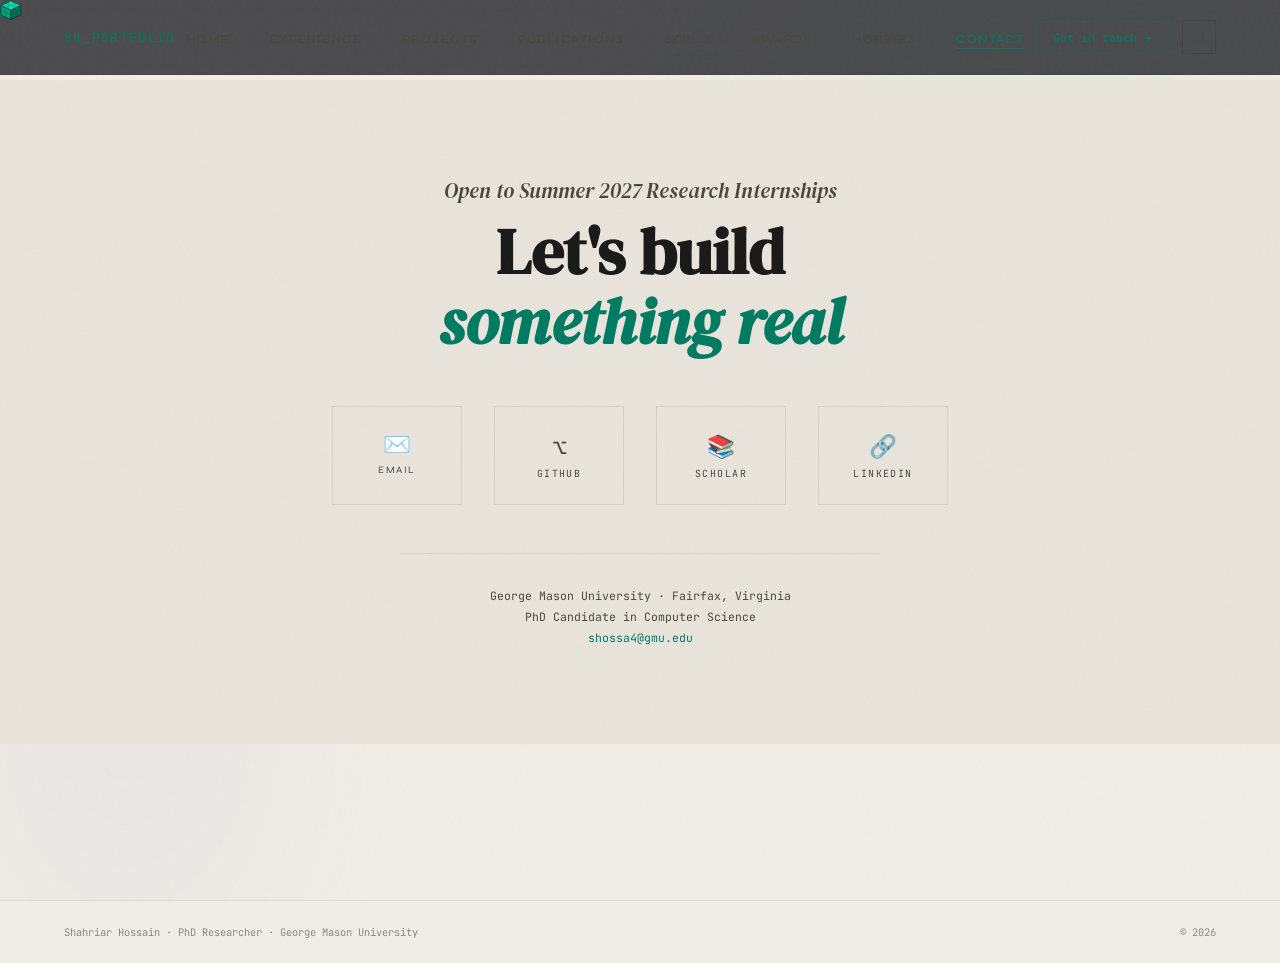
<file: contact.html>
<!DOCTYPE html>
<html lang="en">
<head>
<meta charset="UTF-8"><meta name="viewport" content="width=device-width,initial-scale=1.0">
<title>Contact — Shahriar Hossain</title>
<link rel="preconnect" href="https://fonts.googleapis.com">
<link rel="preconnect" href="https://fonts.gstatic.com" crossorigin>
<link href="https://fonts.googleapis.com/css2?family=Syne:wght@400;500;600;700;800&family=DM+Serif+Display:ital@0;1&family=JetBrains+Mono:wght@300;400;500&display=swap" rel="stylesheet">
<style>
/* ── Variables ── */
:root {
  --bg:        #07080D;
  --bg2:       #0D0F18;
  --bg3:       #131620;
  --border:    rgba(255,255,255,0.07);
  --border2:   rgba(0,212,170,0.2);
  --teal:      #00D4AA;
  --teal2:     #00FFD0;
  --amber:     #F5A623;
  --text:      #E8E8EE;
  --muted:     #7A7D8C;
  --muted2:    #4A4D5E;
  --font-head: 'Syne', sans-serif;
  --font-disp: 'DM Serif Display', serif;
  --font-mono: 'JetBrains Mono', monospace;
}

/* ── Reset ── */
*, *::before, *::after { box-sizing: border-box; margin: 0; padding: 0; }
html { scroll-behavior: smooth; }
body {
  background: var(--bg);
  color: var(--text);
  font-family: var(--font-head);
  overflow-x: hidden;
  cursor: none;
}
/* Restore pointer events on all clickable elements */
a, button, [role="button"] { cursor: none; pointer-events: auto; }

/* ── Custom cursor ── */
.cursor {
  width: 22px; height: 20px;
  position: fixed; top: 0; left: 0;
  pointer-events: none; z-index: 9999;
  will-change: transform;
}
.cursor-ring {
  width: 44px; height: 40px;
  position: fixed; top: 0; left: 0;
  pointer-events: none; z-index: 9998;
  transition: transform 0.38s cubic-bezier(0.23,1,0.32,1);
  will-change: transform;
}

/* ── Light theme ── */
body.light {
  --bg:        #F0EDE6;
  --bg2:       #E8E4DC;
  --bg3:       #DDD9D0;
  --border:    rgba(0,0,0,0.09);
  --border2:   rgba(0,140,110,0.3);
  --teal:      #007A62;
  --teal2:     #009478;
  --amber:     #B87000;
  --text:      #1A1A18;
  --muted:     #4A4840;
  --muted2:    #8A8780;
}
body.light .nav-logo { color: var(--teal); }
body.light .hero-bg-num { color: rgba(0,0,0,0.04); }
body.light .mesh {
  background:
    radial-gradient(ellipse 600px 400px at 80% 20%, rgba(0,140,110,0.06) 0%, transparent 70%),
    radial-gradient(ellipse 400px 600px at 10% 80%, rgba(80,60,200,0.04) 0%, transparent 70%),
    radial-gradient(ellipse 300px 300px at 50% 50%, rgba(180,120,0,0.03) 0%, transparent 70%);
}
body.light .stats-bar  { background: var(--bg3); }
body.light .pub-badge.q1   { background: rgba(0,122,98,0.1); color: var(--teal); border-color: rgba(0,122,98,0.25); }
body.light .pub-badge.conf { background: rgba(100,60,200,0.08); color: #6040CC; border-color: rgba(100,60,200,0.2); }
body.light .pub-badge.first{ background: rgba(0,0,0,0.05); color: var(--text); border-color: var(--border); }
body.light .tag { color: var(--muted); border-color: var(--border); }
body.light .tag:hover { border-color: var(--teal); color: var(--teal); }
body.light .skill-pill { background: var(--bg); color: var(--text); border-color: var(--border); }
body.light .skill-pill:hover { border-color: var(--teal); color: var(--teal); }
body.light .proj-chip { color: var(--muted); border-color: var(--border); }
body.light .book { background: var(--bg); }
body.light .toast { background: var(--teal); color: white; }
/* light mode cursor inherits SVG teal variable */
body.light .scroll-line { background: linear-gradient(to right, var(--teal), transparent); }
body.light .btn-primary { background: var(--teal); color: white; }
body.light .btn-primary:hover { background: var(--teal2); }
body.light .btn-outline { color: var(--teal); border-color: rgba(0,122,98,0.3); }
body.light .nav-cta { color: var(--teal); border-color: rgba(0,122,98,0.3); }
body.light .nav-cta:hover { background: var(--teal); color: white; }
body.light .working-dot { background: var(--teal); }
body.light .working-strip { background: var(--bg3); border-color: var(--border); }

/* ── Theme toggle ── */
.theme-toggle {
  background: transparent;
  border: 1px solid var(--border);
  color: var(--muted);
  font-size: 1rem;
  width: 34px; height: 34px;
  display: flex; align-items: center; justify-content: center;
  cursor: none;
  transition: border-color 0.2s, color 0.2s;
  flex-shrink: 0;
}
.theme-toggle:hover { border-color: var(--teal); color: var(--teal); }

/* ── Currently Working On strip ── */
.working-strip {
  position: relative; z-index: 1;
  background: var(--bg3);
  border-top: 1px solid var(--border2);
  border-bottom: 2px solid var(--border2);
  padding: 1.1rem 4rem;
  display: flex; align-items: center; gap: 1rem;
  overflow: hidden;
  margin-top: 62px;
}
.working-label {
  font-family: var(--font-mono); font-size: 0.72rem;
  font-weight: 600; color: var(--teal);
  letter-spacing: 0.2em; text-transform: uppercase;
  white-space: nowrap; flex-shrink: 0;
  display: flex; align-items: center; gap: 0.6rem;
}
.working-dot {
  width: 8px; height: 8px; border-radius: 50%;
  background: var(--teal);
  animation: pulse 2s infinite;
  box-shadow: 0 0 6px var(--teal);
}
@keyframes pulse {
  0%, 100% { opacity: 1; transform: scale(1); }
  50%       { opacity: 0.4; transform: scale(0.7); }
}
.working-divider {
  width: 1px; height: 18px;
  background: var(--border); flex-shrink: 0;
}
.working-text {
  font-family: var(--font-mono); font-size: 0.78rem;
  color: var(--muted); letter-spacing: 0.05em;
  white-space: nowrap;
}
.working-text em { color: var(--text); font-style: normal; font-weight: 600; }
@media (max-width: 900px) {
  .working-strip { padding: 0.7rem 1.5rem; }
  .working-text  { font-size: 0.62rem; }
}

/* ── Noise overlay ── */
body::before {
  content: '';
  position: fixed; inset: 0;
  background-image: url("data:image/svg+xml,%3Csvg viewBox='0 0 256 256' xmlns='http://www.w3.org/2000/svg'%3E%3Cfilter id='noise'%3E%3CfeTurbulence type='fractalNoise' baseFrequency='0.9' numOctaves='4' stitchTiles='stitch'/%3E%3C/filter%3E%3Crect width='100%25' height='100%25' filter='url(%23noise)' opacity='0.03'/%3E%3C/svg%3E");
  pointer-events: none;
  z-index: 9000;
  opacity: 0.4;
}

/* ── Gradient mesh bg ── */
.mesh {
  position: fixed; inset: 0; pointer-events: none; z-index: 0;
  background:
    radial-gradient(ellipse 600px 400px at 80% 20%, rgba(0,212,170,0.04) 0%, transparent 70%),
    radial-gradient(ellipse 400px 600px at 10% 80%, rgba(0,100,255,0.04) 0%, transparent 70%),
    radial-gradient(ellipse 300px 300px at 50% 50%, rgba(245,166,35,0.02) 0%, transparent 70%);
}

/* ── Nav ── */
nav {
  position: fixed; top: 0; left: 0; right: 0; z-index: 1000;
  padding: 1.25rem 4rem;
  display: flex; align-items: center; justify-content: space-between;
  backdrop-filter: blur(20px);
  background: rgba(7,8,13,0.7);
  border-bottom: 1px solid var(--border);
}
.nav-logo {
  font-family: var(--font-mono);
  font-size: 0.8rem;
  color: var(--teal);
  letter-spacing: 0.1em;
  text-decoration: none;
}
.nav-links { display: flex; gap: 2.5rem; list-style: none; }
.nav-links a {
  font-size: 0.75rem; font-weight: 500;
  color: var(--muted); text-decoration: none;
  letter-spacing: 0.12em; text-transform: uppercase;
  transition: color 0.2s;
}
.nav-links a:hover { color: var(--teal); }
.nav-cta {
  font-family: var(--font-mono);
  font-size: 0.72rem; font-weight: 500;
  color: var(--teal); text-decoration: none;
  border: 1px solid var(--border2);
  padding: 0.45rem 1.1rem;
  transition: background 0.2s, color 0.2s;
}
.nav-cta:hover { background: var(--teal); color: var(--bg); }

/* ── Hero ── */
#hero {
  min-height: calc(100vh - 86px);
  display: grid;
  grid-template-columns: 1fr 420px;
  align-items: center;
  gap: 4rem;
  padding: 0 4rem;
  position: relative;
  overflow: hidden;
}
.hero-left { display: flex; flex-direction: column; justify-content: center; }
.hero-photo-wrap {
  position: relative;
  display: flex; align-items: center; justify-content: center;
}
.hero-photo-frame {
  position: relative; width: 340px; height: 380px; flex-shrink: 0;
}
.hero-photo-frame::before {
  content: '';
  position: absolute; inset: -8px;
  border: 1px solid var(--border2);
  z-index: 0;
  clip-path: polygon(8px 0%, 100% 0%, 100% calc(100% - 8px), calc(100% - 8px) 100%, 0% 100%, 0% 8px);
}
.hero-photo-frame::after {
  content: '';
  position: absolute; bottom: -16px; left: -16px;
  width: 100px; height: 100px;
  border-bottom: 2px solid var(--teal);
  border-left: 2px solid var(--teal);
  z-index: 3;
}
.hero-photo {
  width: 100%; height: 100%;
  object-fit: cover;
  object-position: center 40%;
  position: relative; z-index: 1;
  filter: grayscale(10%);
  transition: filter 0.4s;
}
.hero-photo-frame:hover .hero-photo { filter: grayscale(0%); }
.hero-photo-tl {
  position: absolute; top: -16px; right: -16px;
  width: 100px; height: 100px;
  border-top: 2px solid var(--teal);
  border-right: 2px solid var(--teal);
  z-index: 3; pointer-events: none;
}
.hero-eyebrow {
  font-family: var(--font-mono);
  font-size: 0.72rem; font-weight: 400;
  color: var(--teal);
  letter-spacing: 0.2em; text-transform: uppercase;
  margin-bottom: 1.5rem;
  display: flex; align-items: center; gap: 1rem;
  opacity: 0; animation: fadeUp 0.8s 0.3s forwards;
}
.hero-eyebrow::before {
  content: '';
  display: block; width: 40px; height: 1px;
  background: var(--teal);
}
.hero-name {
  font-family: var(--font-disp);
  font-size: clamp(3.5rem, 8vw, 7rem);
  line-height: 1.02;
  color: var(--text);
  opacity: 0; animation: fadeUp 0.8s 0.5s forwards;
}
.hero-name em { color: var(--teal); font-style: italic; }
.hero-sub {
  margin-top: 1.5rem;
  font-size: 1.05rem; font-weight: 400;
  color: var(--muted);
  max-width: 520px; line-height: 1.7;
  opacity: 0; animation: fadeUp 0.8s 0.7s forwards;
}
.hero-tags {
  margin-top: 2rem;
  display: flex; flex-wrap: wrap; gap: 0.5rem;
  opacity: 0; animation: fadeUp 0.8s 0.9s forwards;
}
.tag {
  font-family: var(--font-mono);
  font-size: 0.68rem; font-weight: 400;
  color: var(--muted); border: 1px solid var(--border);
  padding: 0.3rem 0.75rem;
  transition: border-color 0.2s, color 0.2s;
}
.tag:hover { border-color: var(--teal); color: var(--teal); }
.hero-ctas {
  margin-top: 3rem;
  display: flex; gap: 1rem; flex-wrap: wrap;
  opacity: 0; animation: fadeUp 0.8s 1.1s forwards;
}
.btn-primary {
  font-family: var(--font-mono); font-size: 0.78rem; font-weight: 500;
  color: var(--bg); background: var(--teal);
  padding: 0.8rem 2rem; text-decoration: none;
  transition: background 0.2s, transform 0.15s;
  display: inline-block;
}
.btn-primary:hover { background: var(--teal2); transform: translateY(-1px); }
.btn-outline {
  font-family: var(--font-mono); font-size: 0.78rem; font-weight: 500;
  color: var(--teal); border: 1px solid var(--border2);
  padding: 0.8rem 2rem; text-decoration: none;
  transition: background 0.2s, transform 0.15s;
  display: inline-block;
}
.btn-outline:hover { background: rgba(0,212,170,0.08); transform: translateY(-1px); }

/* big background number */
.hero-bg-num {
  position: absolute; right: 4rem; top: 50%;
  transform: translateY(-50%);
  font-family: var(--font-disp);
  font-size: clamp(200px, 25vw, 380px);
  color: rgba(255,255,255,0.02);
  line-height: 1; pointer-events: none;
  user-select: none;
}

/* scroll indicator */
.scroll-hint {
  position: absolute; bottom: 2.5rem; left: 4rem;
  display: flex; align-items: center; gap: 0.75rem;
  font-family: var(--font-mono); font-size: 0.65rem;
  color: var(--muted2); letter-spacing: 0.15em;
  animation: fadeUp 0.8s 1.4s forwards; opacity: 0;
}
.scroll-line {
  width: 40px; height: 1px;
  background: linear-gradient(to right, var(--teal), transparent);
  animation: scrollLine 2s 2s infinite;
}
@keyframes scrollLine {
  0%,100% { transform: scaleX(1); opacity: 1; }
  50% { transform: scaleX(0.4); opacity: 0.4; }
}

.stat-link {
  text-decoration: none;
  display: flex; flex-direction: column; align-items: center;
  width: 100%;
}
.stat-link .stat-num { transition: color 0.2s; }
.stat-link .stat-label { transition: color 0.2s; }
.stat-link:hover .stat-num { color: var(--teal2); }
.stat-link:hover .stat-label { color: var(--teal); }

/* ── Stats bar ── */
.stats-bar {
  position: relative; z-index: 1;
  display: grid; grid-template-columns: repeat(4,1fr);
  border-top: 1px solid var(--border);
  border-bottom: 1px solid var(--border);
  background: var(--bg2);
}
.stat {
  padding: 2rem; text-align: center;
  border-right: 1px solid var(--border);
  transition: background 0.2s;
}
.stat:last-child { border-right: none; }
.stat:hover { background: var(--bg3); }
.stat-num {
  font-family: var(--font-disp);
  font-size: 2.6rem; color: var(--teal);
  line-height: 1;
}
.stat-label {
  font-family: var(--font-mono);
  font-size: 0.65rem; color: var(--muted);
  letter-spacing: 0.15em; text-transform: uppercase;
  margin-top: 0.4rem;
}

/* ── Sections ── */
section { position: relative; z-index: 1; }
.sec-wrap { max-width: 1200px; margin: 0 auto; padding: 6rem 4rem; }
.sec-label {
  font-family: var(--font-mono);
  font-size: 0.68rem; font-weight: 400;
  color: var(--teal); letter-spacing: 0.25em;
  text-transform: uppercase;
  display: flex; align-items: center; gap: 1rem;
  margin-bottom: 1rem;
}
.sec-label::after {
  content: ''; flex: 1; height: 1px;
  background: var(--border);
}
.sec-title {
  font-family: var(--font-disp);
  font-size: clamp(2rem, 4vw, 3.2rem);
  color: var(--text); line-height: 1.15;
  margin-bottom: 3rem;
}


.about-grid {
  display: grid; grid-template-columns: 1.2fr 1fr; gap: 5rem;
  align-items: start;
}
.about-text p {
  font-size: 1.05rem; color: var(--muted); line-height: 1.85;
  margin-bottom: 1.25rem;
}
.about-text p strong { color: var(--text); font-weight: 500; }
.about-text p em { color: var(--teal); font-style: normal; }
.about-sidebar { display: flex; flex-direction: column; gap: 1.5rem; }
.info-row {
  display: flex; flex-direction: column; gap: 0.25rem;
  padding-bottom: 1.25rem;
  border-bottom: 1px solid var(--border);
}
.info-row:last-child { border-bottom: none; }
.info-label {
  font-family: var(--font-mono); font-size: 0.6rem;
  color: var(--muted2); letter-spacing: 0.2em; text-transform: uppercase;
}
.info-val { font-size: 0.92rem; color: var(--text); font-weight: 500; }
.info-val a { color: var(--teal); text-decoration: none; }
.info-val a:hover { text-decoration: underline; }

/* ── Experience ── */
#experience { background: var(--bg); }
.exp-list { display: flex; flex-direction: column; gap: 0; }
.exp-item {
  display: grid; grid-template-columns: 220px 1fr;
  gap: 0 3rem;
  padding: 2.5rem 0;
  border-bottom: 1px solid var(--border);
  transition: background 0.2s;
  position: relative;
}
.exp-item:first-child { border-top: 1px solid var(--border); }
.exp-item::before {
  content: '';
  position: absolute; left: -4rem; top: 0; bottom: 0; width: 2px;
  background: transparent;
  transition: background 0.3s;
}
.exp-item:hover::before { background: var(--teal); }
.exp-item:hover { background: rgba(0,212,170,0.02); padding-left: 0.5rem; }
.exp-date {
  font-family: var(--font-mono); font-size: 0.72rem;
  color: var(--muted2); padding-top: 0.3rem; line-height: 1.6;
}
.exp-role { font-size: 1.05rem; font-weight: 600; color: var(--text); margin-bottom: 0.2rem; }
.exp-org {
  font-family: var(--font-mono); font-size: 0.72rem;
  color: var(--teal); margin-bottom: 1rem;
  letter-spacing: 0.05em;
}
.exp-bullets { list-style: none; display: flex; flex-direction: column; gap: 0.5rem; }
.exp-bullets li {
  font-size: 1.05rem; color: var(--muted); line-height: 1.65;
  display: flex; gap: 0.75rem; align-items: flex-start;
}
.exp-bullets li::before {
  content: '→'; color: var(--teal); flex-shrink: 0;
  font-family: var(--font-mono); font-size: 0.75rem; margin-top: 0.15rem;
}

/* ── Projects ── */
#projects { background: var(--bg2); }
.projects-grid {
  display: grid; grid-template-columns: repeat(auto-fill, minmax(340px,1fr));
  gap: 1.5px;
  background: var(--border);
  border: 1px solid var(--border);
}
.proj-card {
  background: var(--bg2);
  padding: 2rem;
  transition: background 0.2s;
  position: relative; overflow: hidden;
}
.proj-card::after {
  content: '';
  position: absolute; bottom: 0; left: 0; right: 0; height: 2px;
  background: linear-gradient(to right, var(--teal), transparent);
  transform: scaleX(0); transform-origin: left;
  transition: transform 0.3s;
}
.proj-card:hover { background: var(--bg3); }
.proj-card:hover::after { transform: scaleX(1); }
.proj-card.featured { grid-column: span 2; }
.proj-tag {
  font-family: var(--font-mono); font-size: 0.62rem;
  color: var(--teal); letter-spacing: 0.15em; text-transform: uppercase;
  margin-bottom: 1rem;
}
.proj-title { font-size: 1.05rem; font-weight: 600; color: var(--text); margin-bottom: 0.75rem; }
.proj-desc { font-size: 1.05rem; color: var(--muted); line-height: 1.7; margin-bottom: 1.25rem; }
.proj-meta { display: flex; flex-wrap: wrap; gap: 0.4rem; margin-bottom: 1.25rem; }
.proj-chip {
  font-family: var(--font-mono); font-size: 0.6rem;
  color: var(--muted2); border: 1px solid var(--border);
  padding: 0.2rem 0.55rem;
}
.proj-link {
  font-family: var(--font-mono); font-size: 0.68rem;
  color: var(--teal); text-decoration: none;
  display: inline-flex; align-items: center; gap: 0.4rem;
  transition: gap 0.2s;
}
.proj-link:hover { gap: 0.7rem; }
.proj-stars {
  font-family: var(--font-mono); font-size: 0.68rem;
  color: var(--amber); margin-left: auto;
}

/* ── Publications ── */
#publications { background: var(--bg); }
.pub-list { display: flex; flex-direction: column; gap: 0; }
.pub-item {
  display: grid; grid-template-columns: 80px 1fr;
  gap: 0 2rem;
  padding: 1.75rem 0;
  border-bottom: 1px solid var(--border);
  align-items: start;
}
.pub-item:first-child { border-top: 1px solid var(--border); }
.pub-year {
  font-family: var(--font-mono); font-size: 0.72rem;
  color: var(--muted2); padding-top: 0.2rem;
}
.pub-content {}
.pub-badge {
  display: inline-block;
  font-family: var(--font-mono); font-size: 0.58rem; font-weight: 500;
  padding: 0.18rem 0.55rem; margin-bottom: 0.5rem;
  letter-spacing: 0.1em; text-transform: uppercase;
}
.pub-badge.q1 { background: rgba(0,212,170,0.12); color: var(--teal); border: 1px solid rgba(0,212,170,0.25); }
.pub-badge.q2 { background: rgba(245,166,35,0.1); color: var(--amber); border: 1px solid rgba(245,166,35,0.25); }
.pub-badge.conf { background: rgba(150,100,255,0.1); color: #B088FF; border: 1px solid rgba(150,100,255,0.25); }
.pub-badge.first { background: rgba(255,255,255,0.06); color: var(--text); border: 1px solid var(--border); }
.pub-title {
  font-size: 0.95rem; font-weight: 500; color: var(--text);
  line-height: 1.5; margin-bottom: 0.4rem;
}
.pub-venue { font-family: var(--font-mono); font-size: 0.7rem; color: var(--muted); }

/* ── Skills ── */
#skills { background: var(--bg2); }
.skills-grid {
  display: grid; grid-template-columns: repeat(auto-fill, minmax(280px, 1fr));
  gap: 1px; background: var(--border);
  border: 1px solid var(--border);
}
.skill-group {
  background: var(--bg2); padding: 1.75rem;
  transition: background 0.2s;
}
.skill-group:hover { background: var(--bg3); }
.skill-group-title {
  font-family: var(--font-mono); font-size: 0.65rem;
  color: var(--teal); letter-spacing: 0.2em; text-transform: uppercase;
  margin-bottom: 1rem;
}
.skill-items { display: flex; flex-wrap: wrap; gap: 0.4rem; }
.skill-pill {
  font-family: var(--font-mono); font-size: 0.68rem;
  color: var(--text); background: var(--bg3);
  border: 1px solid var(--border);
  padding: 0.3rem 0.7rem;
  transition: border-color 0.2s, color 0.2s;
}
.skill-pill:hover { border-color: var(--teal); color: var(--teal); }

/* ── Book cover image ── */
.book-cover-wrap {
  width: 64px; height: 90px;
  flex-shrink: 0;
  overflow: hidden;
  border: 1px solid var(--border);
  background: var(--bg2);
}
.book-cover-img {
  width: 100%; height: 100%;
  object-fit: cover;
  display: block;
}
.book-cover-fallback {
  width: 100%; height: 100%;
  display: flex; align-items: center; justify-content: center;
  font-family: var(--font-mono); font-size: 0.55rem;
  color: var(--muted2); text-align: center;
  padding: 4px; line-height: 1.4;
  background: var(--bg3);
}
.book-inner {
  display: flex; gap: 0.85rem; align-items: flex-start;
}
.book-text { flex: 1; min-width: 0; }

/* ── Hobbies ── */
#hobbies { background: var(--bg2); }
.hobbies-grid {
  display: grid;
  grid-template-columns: 1fr 2fr;
  gap: 1.5px;
  background: var(--border);
  border: 1px solid var(--border);
}
.hobby-card {
  background: var(--bg2);
  padding: 2rem;
  transition: background 0.2s;
}
.hobby-card:hover { background: var(--bg3); }
.hobby-card--wide { background: var(--bg2); }
.hobby-icon { font-size: 1.8rem; margin-bottom: 0.75rem; }
.hobby-title {
  font-size: 1rem; font-weight: 600;
  color: var(--text); margin-bottom: 0.6rem;
}
.hobby-body {
  font-size: 0.9rem; color: var(--muted); line-height: 1.7;
}
.book-shelf {
  display: grid;
  grid-template-columns: repeat(3, 1fr);
  gap: 1rem;
  margin-top: 1.25rem;
}
.book {
  background: var(--bg3);
  border: 1px solid var(--border);
  padding: 1rem;
  transition: border-color 0.2s;
}
.book:hover { border-color: var(--teal); }
.book-status {
  font-family: var(--font-mono);
  font-size: 0.6rem; font-weight: 500;
  letter-spacing: 0.12em; text-transform: uppercase;
  padding: 0.18rem 0.6rem;
  display: inline-block; margin-bottom: 0.6rem;
}
.book-status--done  { background: rgba(0,212,170,0.12); color: var(--teal); border: 1px solid rgba(0,212,170,0.25); }
.book-status--reading { background: rgba(245,166,35,0.1); color: var(--amber); border: 1px solid rgba(245,166,35,0.25); }
.book-title {
  font-size: 0.9rem; font-weight: 600;
  color: var(--text); margin-bottom: 0.2rem; line-height: 1.3;
}
.book-author {
  font-family: var(--font-mono); font-size: 0.65rem;
  color: var(--teal); margin-bottom: 0.6rem;
}
.book-desc {
  font-size: 0.8rem; color: var(--muted); line-height: 1.6;
}
@media (max-width: 900px) {
  .hobbies-grid { grid-template-columns: 1fr; }
  .book-shelf { grid-template-columns: 1fr; }
}

/* ── Awards ── */
#awards { background: var(--bg); }
.awards-list { display: grid; grid-template-columns: repeat(3,1fr); gap: 1.5px; background: var(--border); border: 1px solid var(--border); }
.award-card {
  background: var(--bg); padding: 2rem;
  transition: background 0.2s;
}
.award-card:hover { background: var(--bg3); }
.award-icon { font-size: 1.5rem; margin-bottom: 1rem; }
.award-title { font-size: 0.95rem; font-weight: 600; color: var(--text); margin-bottom: 0.4rem; }
.award-org { font-family: var(--font-mono); font-size: 0.7rem; color: var(--muted); }

/* ── Contact ── */
#contact {
  background: var(--bg2);
  text-align: center;
}
/* Reset button to match anchor contact-link style */
button.contact-link {
  background: transparent;
  border: 1px solid var(--border);
  font-family: var(--font-head);
  color: var(--muted);
  overflow: visible;
}
#contact .sec-wrap {
  display: flex; flex-direction: column; align-items: center;
}
.contact-super {
  font-family: var(--font-disp); font-style: italic;
  font-size: clamp(1rem, 2vw, 1.3rem);
  color: var(--muted); margin-bottom: 0.75rem;
}
.contact-title {
  font-family: var(--font-disp);
  font-size: clamp(2.5rem, 5vw, 4rem);
  color: var(--text); line-height: 1.1; margin-bottom: 2rem;
}
.contact-title em { color: var(--teal); font-style: italic; }
.contact-links {
  display: flex; gap: 2rem; flex-wrap: wrap;
  justify-content: center; margin-top: 1rem;
}
.contact-link {
  font-family: var(--font-mono); font-size: 0.75rem;
  color: var(--muted); text-decoration: none;
  display: flex; flex-direction: column; align-items: center; gap: 0.4rem;
  padding: 1.5rem 2rem;
  border: 1px solid var(--border);
  transition: border-color 0.2s, color 0.2s, background 0.2s;
  min-width: 130px;
}
.contact-link:hover {
  border-color: var(--teal); color: var(--teal);
  background: rgba(0,212,170,0.05);
}
.contact-link-icon { font-size: 1.4rem; }
.contact-link-label { letter-spacing: 0.15em; text-transform: uppercase; font-size: 0.62rem; }

/* ── Click hint tooltip on email ── */
.click-hint {
  position: absolute;
  bottom: calc(100% + 12px);
  left: 50%; transform: translateX(-50%);
  background: var(--teal);
  color: var(--bg);
  font-family: var(--font-mono);
  font-size: 0.65rem; font-weight: 600;
  letter-spacing: 0.12em; text-transform: uppercase;
  padding: 0.35rem 0.9rem;
  white-space: nowrap;
  pointer-events: none;
  opacity: 0;
  z-index: 9999;
  transition: opacity 0.25s ease;
}
.click-hint::after {
  content: '';
  position: absolute; top: 100%; left: 50%;
  transform: translateX(-50%);
  border: 5px solid transparent;
  border-top-color: var(--teal);
}
.click-hint.visible { opacity: 1; }
#email-btn { position: relative; }

/* ── Toast notification ── */
.toast {
  position: fixed; bottom: 2rem; left: 50%;
  transform: translateX(-50%) translateY(20px);
  background: var(--teal); color: var(--bg);
  font-family: var(--font-mono); font-size: 0.72rem;
  font-weight: 500; letter-spacing: 0.1em;
  padding: 0.65rem 1.5rem;
  opacity: 0; pointer-events: none;
  transition: opacity 0.25s, transform 0.25s;
  z-index: 9999;
}
.toast.show {
  opacity: 1;
  transform: translateX(-50%) translateY(0);
}

/* ── Footer ── */
footer {
  background: var(--bg);
  border-top: 1px solid var(--border);
  padding: 1.5rem 4rem;
  display: flex; justify-content: space-between; align-items: center;
  position: relative; z-index: 1;
}
.footer-left { font-family: var(--font-mono); font-size: 0.65rem; color: var(--muted2); }
.footer-right { font-family: var(--font-mono); font-size: 0.65rem; color: var(--muted2); }

/* ── Animations ── */
@keyframes fadeUp {
  from { opacity: 0; transform: translateY(20px); }
  to   { opacity: 1; transform: translateY(0); }
}
.reveal {
  opacity: 0; transform: translateY(24px);
  transition: opacity 0.7s ease, transform 0.7s ease;
}
.reveal.visible { opacity: 1; transform: none; }

/* ── Responsive ── */
@media (max-width: 900px) {
  nav { padding: 1rem 1.5rem; }
  .nav-links { display: none; }
  #hero { padding: 6rem 1.5rem 2rem; grid-template-columns: 1fr; }
  .hero-photo-wrap { display: none; }
  .sec-wrap { padding: 4rem 1.5rem; }
  .stats-bar { grid-template-columns: repeat(2,1fr); }
  .about-grid { grid-template-columns: 1fr; gap: 3rem; }
  .exp-item { grid-template-columns: 1fr; gap: 0.5rem; }
  .proj-card.featured { grid-column: span 1; }
  .pub-item { grid-template-columns: 60px 1fr; gap: 0 1rem; }
  .awards-list { grid-template-columns: 1fr; }
  footer { flex-direction: column; gap: 0.5rem; text-align: center; }
  .hero-bg-num { display: none; }
}

.page-main { padding-top: 80px; min-height: 100vh; position: relative; z-index: 1; }
.page-hero { background: var(--bg2); border-bottom: 1px solid var(--border); padding: 5rem 4rem 3rem; }
.page-hero .back-link { font-family:var(--font-mono); font-size:0.7rem; color:var(--muted); text-decoration:none; display:inline-flex; align-items:center; gap:0.5rem; margin-bottom:1.25rem; transition:color 0.2s; }
.page-hero .back-link:hover { color:var(--teal); }
.page-hero h1 { font-family:var(--font-disp); font-size:clamp(2.2rem,5vw,3.8rem); color:var(--text); line-height:1.1; margin-bottom:0.75rem; }
.page-hero h1 em { color:var(--teal); font-style:italic; }
.page-hero p { font-size:1rem; color:var(--muted); max-width:560px; line-height:1.75; }
@media (max-width:900px) { .page-hero{padding:4rem 1.5rem 2rem;} .page-main .sec-wrap{padding:3rem 1.5rem;} }
</style>
</head>
<body>
<div class="cursor" id="cursor"></div>
<div class="cursor-ring" id="cursorRing"></div>
<div class="mesh"></div>
<nav>
  <a href="index.html" class="nav-logo">SH_PORTFOLIO</a>
  <ul class="nav-links">
    <li><a href="index.html">Home</a></li>
    <li><a href="experience.html">Experience</a></li>
    <li><a href="projects.html">Projects</a></li>
    <li><a href="publications.html">Publications</a></li>
    <li><a href="skills.html">Skills</a></li>
    <li><a href="awards.html">Awards</a></li>
    <li><a href="hobbies.html">Hobbies</a></li>
    <li><a href="contact.html"style="color:var(--teal)">Contact</a></li>
  </ul>
  <div style="display:flex;align-items:center;gap:0.75rem;">
    <a href="contact.html" class="nav-cta">Get in touch →</a>
    <button class="theme-toggle" id="themeToggle" title="Toggle theme">☀</button>
  </div>
</nav>

<div class="page-main">
  <section id="contact" style="background:var(--bg2);">
    <div class="sec-wrap" style="display:flex;flex-direction:column;align-items:center;text-align:center;">
      <p class="contact-super">Open to Summer 2027 Research Internships</p>
      <h2 class="contact-title">Let's build<br><em>something real</em></h2>
      <div class="contact-links reveal">
        <button onclick="copyEmail()" class="contact-link" id="email-btn" style="background:transparent;border:1px solid var(--border);font-family:var(--font-head);color:var(--muted);overflow:visible;">
          <div class="click-hint" id="click-hint">CLICK</div>
          <span class="contact-link-icon">✉️</span>
          <span class="contact-link-label" id="email-label">Email</span>
        </button>
        <a href="https://github.com/purpleLightningG" target="_blank" class="contact-link">
          <span class="contact-link-icon">⌥</span>
          <span class="contact-link-label">GitHub</span>
        </a>
        <a href="https://scholar.google.com/citations?user=UL1s_poAAAAJ" target="_blank" class="contact-link">
          <span class="contact-link-icon">📚</span>
          <span class="contact-link-label">Scholar</span>
        </a>
        <a href="https://www.linkedin.com/in/shahriar-hossain-a78258135/" target="_blank" class="contact-link">
          <span class="contact-link-icon">🔗</span>
          <span class="contact-link-label">LinkedIn</span>
        </a>
      </div>
      <div style="margin-top:3rem;padding-top:2rem;border-top:1px solid var(--border);width:100%;max-width:480px;">
        <p style="font-family:var(--font-mono);font-size:0.72rem;color:var(--muted);line-height:1.8;">
          George Mason University · Fairfax, Virginia<br>
          PhD Candidate in Computer Science<br>
          <a href="mailto:shossa4@gmu.edu" style="color:var(--teal);text-decoration:none;">shossa4@gmu.edu</a>
        </p>
      </div>
    </div>
  </section>
</div>
<footer>
  <span class="footer-left">Shahriar Hossain · PhD Researcher · George Mason University</span>
  <span class="footer-right" id="footer-year"></span>
</footer>
<div class="toast" id="toast">mail copied</div>
<script>
const cursor=document.getElementById('cursor'),ring=document.getElementById('cursorRing');
let mx=0,my=0,rx=0,ry=0;
cursor.innerHTML=`<svg width="22" height="20" viewBox="0 0 22 20" xmlns="http://www.w3.org/2000/svg"><polygon points="11,1 21,5.5 11,10 1,5.5" fill="#00D4AA"/><polygon points="1,5.5 11,10 11,19.5 1,15" fill="#009E7E"/><polygon points="11,10 21,5.5 21,15 11,19.5" fill="#007055"/><line x1="6" y1="3.25" x2="16" y2="7.75" stroke="rgba(0,0,0,0.25)" stroke-width="0.6"/><line x1="16" y1="3.25" x2="6" y2="7.75" stroke="rgba(0,0,0,0.25)" stroke-width="0.6"/><line x1="1" y1="10.25" x2="11" y2="14.75" stroke="rgba(0,0,0,0.22)" stroke-width="0.6"/><line x1="6" y1="7.75" x2="6" y2="17.25" stroke="rgba(0,0,0,0.22)" stroke-width="0.6"/><line x1="11" y1="14.75" x2="21" y2="10.25" stroke="rgba(0,0,0,0.22)" stroke-width="0.6"/><line x1="16" y1="7.75" x2="16" y2="17.25" stroke="rgba(0,0,0,0.22)" stroke-width="0.6"/><polygon points="11,1 21,5.5 11,10 1,5.5" fill="none" stroke="rgba(0,0,0,0.5)" stroke-width="0.7" stroke-linejoin="round"/><polygon points="1,5.5 11,10 11,19.5 1,15" fill="none" stroke="rgba(0,0,0,0.5)" stroke-width="0.7" stroke-linejoin="round"/><polygon points="11,10 21,5.5 21,15 11,19.5" fill="none" stroke="rgba(0,0,0,0.5)" stroke-width="0.7" stroke-linejoin="round"/><line x1="11" y1="1" x2="11" y2="10" stroke="rgba(255,255,255,0.35)" stroke-width="0.8"/><line x1="11" y1="10" x2="1" y2="5.5" stroke="rgba(255,255,255,0.18)" stroke-width="0.6"/><line x1="11" y1="10" x2="21" y2="5.5" stroke="rgba(255,255,255,0.18)" stroke-width="0.6"/></svg>`;
ring.innerHTML=`<svg width="44" height="40" viewBox="0 0 44 40" xmlns="http://www.w3.org/2000/svg"><polygon points="22,2 42,11 22,20 2,11" fill="rgba(0,212,170,0.04)" stroke="rgba(0,212,170,0.5)" stroke-width="1" stroke-linejoin="round"/><polygon points="2,11 22,20 22,39 2,30" fill="rgba(0,158,126,0.04)" stroke="rgba(0,158,126,0.38)" stroke-width="1" stroke-linejoin="round"/><polygon points="22,20 42,11 42,30 22,39" fill="rgba(0,112,85,0.04)" stroke="rgba(0,112,85,0.38)" stroke-width="1" stroke-linejoin="round"/><line x1="12" y1="6.5" x2="32" y2="15.5" stroke="rgba(0,212,170,0.2)" stroke-width="0.7"/><line x1="32" y1="6.5" x2="12" y2="15.5" stroke="rgba(0,212,170,0.2)" stroke-width="0.7"/><line x1="2" y1="20.5" x2="22" y2="29.5" stroke="rgba(0,158,126,0.18)" stroke-width="0.7"/><line x1="12" y1="15.5" x2="12" y2="34.5" stroke="rgba(0,158,126,0.18)" stroke-width="0.7"/><line x1="22" y1="29.5" x2="42" y2="20.5" stroke="rgba(0,112,85,0.18)" stroke-width="0.7"/><line x1="32" y1="15.5" x2="32" y2="34.5" stroke="rgba(0,112,85,0.18)" stroke-width="0.7"/><line x1="22" y1="2" x2="22" y2="20" stroke="rgba(0,212,170,0.3)" stroke-width="0.8"/><line x1="22" y1="20" x2="2" y2="11" stroke="rgba(0,212,170,0.22)" stroke-width="0.6"/><line x1="22" y1="20" x2="42" y2="11" stroke="rgba(0,212,170,0.22)" stroke-width="0.6"/><line x1="22" y1="20" x2="22" y2="39" stroke="rgba(0,158,126,0.22)" stroke-width="0.6"/></svg>`;
document.addEventListener('mousemove',e=>{mx=e.clientX;my=e.clientY;cursor.style.transform=`translate(${mx-11}px,${my-10}px)`;});
function animRing(){rx+=(mx-rx)*0.1;ry+=(my-ry)*0.1;ring.style.transform=`translate(${rx-22}px,${ry-20}px)`;requestAnimationFrame(animRing);}
animRing();
document.querySelectorAll('a,button,.proj-card,.exp-item,.stat,.pub-item,.book,.award-card,.hobby-card').forEach(el=>{
  el.addEventListener('mouseenter',()=>{ring.style.transition='transform 0.2s cubic-bezier(0.23,1,0.32,1)';ring.style.transform=`translate(${rx-22}px,${ry-20}px) scale(1.4)`;});
  el.addEventListener('mouseleave',()=>{ring.style.transition='transform 0.38s cubic-bezier(0.23,1,0.32,1)';});
});

const themeBtn=document.getElementById('themeToggle');
const saved=localStorage.getItem('theme');
if(saved!=='dark'){document.body.classList.add('light');themeBtn.textContent='☽';}
themeBtn.addEventListener('click',()=>{const isLight=document.body.classList.toggle('light');themeBtn.textContent=isLight?'☽':'☀';localStorage.setItem('theme',isLight?'light':'dark');});
const revealEls=document.querySelectorAll('.reveal');
const io=new IntersectionObserver((entries)=>{entries.forEach((e,i)=>{if(e.isIntersecting)setTimeout(()=>e.target.classList.add('visible'),i*60);});},{threshold:0.1});
revealEls.forEach(el=>io.observe(el));
document.getElementById('footer-year').textContent='© '+new Date().getFullYear();
const currentPage=window.location.pathname.split('/').pop()||'index.html';
document.querySelectorAll('.nav-links a').forEach(a=>{if(a.getAttribute('href')===currentPage){a.style.color='var(--teal)';a.style.borderBottom='1px solid var(--teal)';a.style.paddingBottom='2px';}});

function copyEmail(){
  const email='shossa4@gmu.edu';
  const toast=document.getElementById('toast');
  const label=document.getElementById('email-label');
  navigator.clipboard.writeText(email).then(()=>{
    toast.textContent=email;toast.classList.add('show');label.textContent=email;
    setTimeout(()=>{toast.textContent='mail copied';label.textContent='mail copied';
      setTimeout(()=>{toast.classList.remove('show');label.textContent='Email';
        setTimeout(()=>{toast.textContent='mail copied';},300);},4000);},500);
  }).catch(()=>{
    toast.textContent=email;toast.classList.add('show');label.textContent=email;
    setTimeout(()=>{toast.textContent='mail copied';label.textContent='mail copied';
      setTimeout(()=>{toast.classList.remove('show');label.textContent='Email';
        setTimeout(()=>{toast.textContent='mail copied';},300);},4000);},500);
  });
}
</script>
<script data-goatcounter="https://shahriar-hossain.goatcounter.com/count" async src="//gc.zgo.at/count.js"></script>
</body>
</html>
</file>
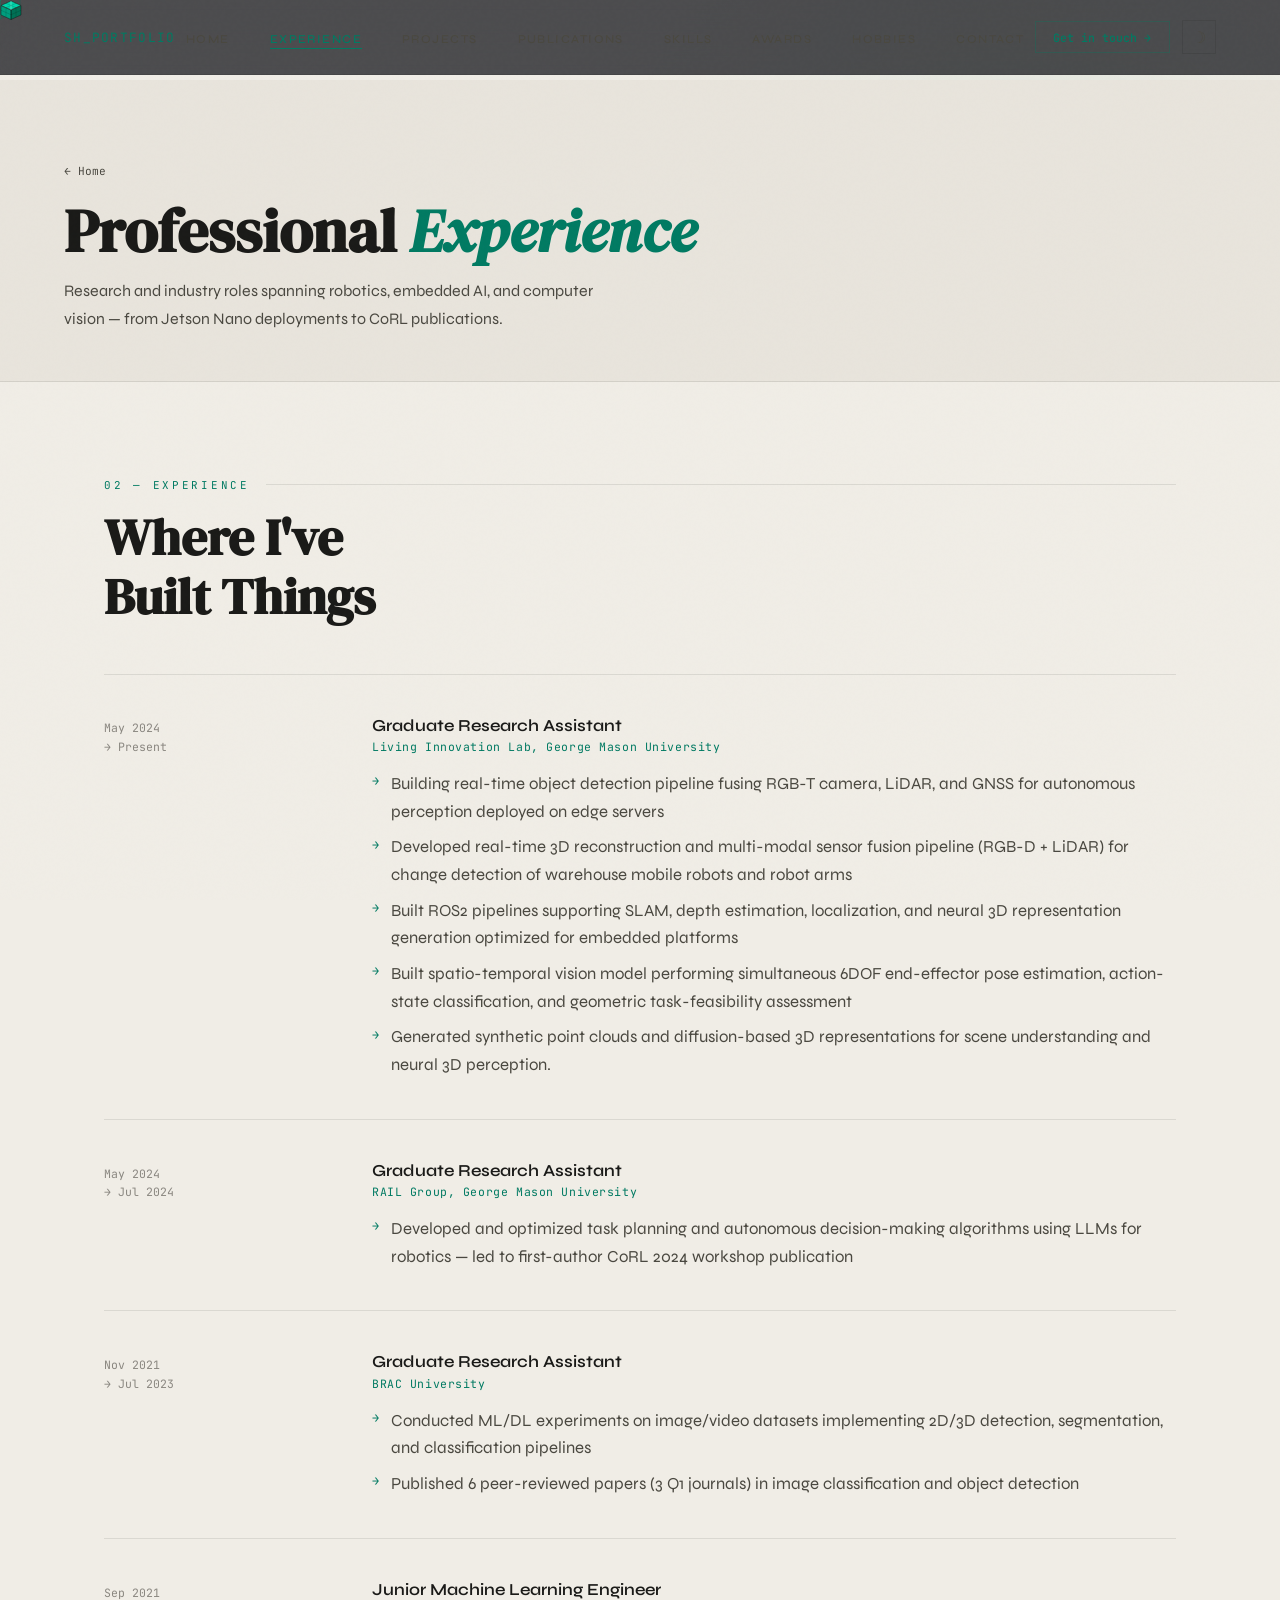
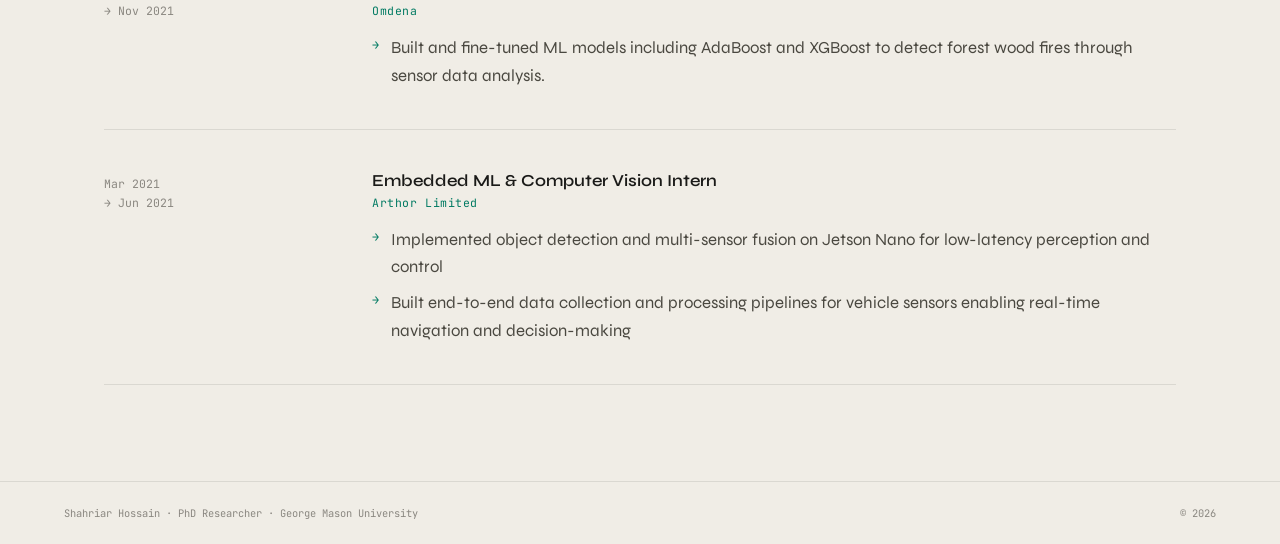
<file: experience.html>
<!DOCTYPE html>
<html lang="en">
<head>
<meta charset="UTF-8"><meta name="viewport" content="width=device-width,initial-scale=1.0">
<title>Experience — Shahriar Hossain</title>
<link rel="preconnect" href="https://fonts.googleapis.com">
<link rel="preconnect" href="https://fonts.gstatic.com" crossorigin>
<link href="https://fonts.googleapis.com/css2?family=Syne:wght@400;500;600;700;800&family=DM+Serif+Display:ital@0;1&family=JetBrains+Mono:wght@300;400;500&display=swap" rel="stylesheet">
<style>
/* ── Variables ── */
:root {
  --bg:        #07080D;
  --bg2:       #0D0F18;
  --bg3:       #131620;
  --border:    rgba(255,255,255,0.07);
  --border2:   rgba(0,212,170,0.2);
  --teal:      #00D4AA;
  --teal2:     #00FFD0;
  --amber:     #F5A623;
  --text:      #E8E8EE;
  --muted:     #7A7D8C;
  --muted2:    #4A4D5E;
  --font-head: 'Syne', sans-serif;
  --font-disp: 'DM Serif Display', serif;
  --font-mono: 'JetBrains Mono', monospace;
}

/* ── Reset ── */
*, *::before, *::after { box-sizing: border-box; margin: 0; padding: 0; }
html { scroll-behavior: smooth; }
body {
  background: var(--bg);
  color: var(--text);
  font-family: var(--font-head);
  overflow-x: hidden;
  cursor: none;
}
/* Restore pointer events on all clickable elements */
a, button, [role="button"] { cursor: none; pointer-events: auto; }

/* ── Custom cursor ── */
.cursor {
  width: 22px; height: 20px;
  position: fixed; top: 0; left: 0;
  pointer-events: none; z-index: 9999;
  will-change: transform;
}
.cursor-ring {
  width: 44px; height: 40px;
  position: fixed; top: 0; left: 0;
  pointer-events: none; z-index: 9998;
  transition: transform 0.38s cubic-bezier(0.23,1,0.32,1);
  will-change: transform;
}

/* ── Light theme ── */
body.light {
  --bg:        #F0EDE6;
  --bg2:       #E8E4DC;
  --bg3:       #DDD9D0;
  --border:    rgba(0,0,0,0.09);
  --border2:   rgba(0,140,110,0.3);
  --teal:      #007A62;
  --teal2:     #009478;
  --amber:     #B87000;
  --text:      #1A1A18;
  --muted:     #4A4840;
  --muted2:    #8A8780;
}
body.light .nav-logo { color: var(--teal); }
body.light .hero-bg-num { color: rgba(0,0,0,0.04); }
body.light .mesh {
  background:
    radial-gradient(ellipse 600px 400px at 80% 20%, rgba(0,140,110,0.06) 0%, transparent 70%),
    radial-gradient(ellipse 400px 600px at 10% 80%, rgba(80,60,200,0.04) 0%, transparent 70%),
    radial-gradient(ellipse 300px 300px at 50% 50%, rgba(180,120,0,0.03) 0%, transparent 70%);
}
body.light .stats-bar  { background: var(--bg3); }
body.light .pub-badge.q1   { background: rgba(0,122,98,0.1); color: var(--teal); border-color: rgba(0,122,98,0.25); }
body.light .pub-badge.conf { background: rgba(100,60,200,0.08); color: #6040CC; border-color: rgba(100,60,200,0.2); }
body.light .pub-badge.first{ background: rgba(0,0,0,0.05); color: var(--text); border-color: var(--border); }
body.light .tag { color: var(--muted); border-color: var(--border); }
body.light .tag:hover { border-color: var(--teal); color: var(--teal); }
body.light .skill-pill { background: var(--bg); color: var(--text); border-color: var(--border); }
body.light .skill-pill:hover { border-color: var(--teal); color: var(--teal); }
body.light .proj-chip { color: var(--muted); border-color: var(--border); }
body.light .book { background: var(--bg); }
body.light .toast { background: var(--teal); color: white; }
/* light mode cursor inherits SVG teal variable */
body.light .scroll-line { background: linear-gradient(to right, var(--teal), transparent); }
body.light .btn-primary { background: var(--teal); color: white; }
body.light .btn-primary:hover { background: var(--teal2); }
body.light .btn-outline { color: var(--teal); border-color: rgba(0,122,98,0.3); }
body.light .nav-cta { color: var(--teal); border-color: rgba(0,122,98,0.3); }
body.light .nav-cta:hover { background: var(--teal); color: white; }
body.light .working-dot { background: var(--teal); }
body.light .working-strip { background: var(--bg3); border-color: var(--border); }

/* ── Theme toggle ── */
.theme-toggle {
  background: transparent;
  border: 1px solid var(--border);
  color: var(--muted);
  font-size: 1rem;
  width: 34px; height: 34px;
  display: flex; align-items: center; justify-content: center;
  cursor: none;
  transition: border-color 0.2s, color 0.2s;
  flex-shrink: 0;
}
.theme-toggle:hover { border-color: var(--teal); color: var(--teal); }

/* ── Currently Working On strip ── */
.working-strip {
  position: relative; z-index: 1;
  background: var(--bg3);
  border-top: 1px solid var(--border2);
  border-bottom: 2px solid var(--border2);
  padding: 1.1rem 4rem;
  display: flex; align-items: center; gap: 1rem;
  overflow: hidden;
  margin-top: 62px;
}
.working-label {
  font-family: var(--font-mono); font-size: 0.72rem;
  font-weight: 600; color: var(--teal);
  letter-spacing: 0.2em; text-transform: uppercase;
  white-space: nowrap; flex-shrink: 0;
  display: flex; align-items: center; gap: 0.6rem;
}
.working-dot {
  width: 8px; height: 8px; border-radius: 50%;
  background: var(--teal);
  animation: pulse 2s infinite;
  box-shadow: 0 0 6px var(--teal);
}
@keyframes pulse {
  0%, 100% { opacity: 1; transform: scale(1); }
  50%       { opacity: 0.4; transform: scale(0.7); }
}
.working-divider {
  width: 1px; height: 18px;
  background: var(--border); flex-shrink: 0;
}
.working-text {
  font-family: var(--font-mono); font-size: 0.78rem;
  color: var(--muted); letter-spacing: 0.05em;
  white-space: nowrap;
}
.working-text em { color: var(--text); font-style: normal; font-weight: 600; }
@media (max-width: 900px) {
  .working-strip { padding: 0.7rem 1.5rem; }
  .working-text  { font-size: 0.62rem; }
}

/* ── Noise overlay ── */
body::before {
  content: '';
  position: fixed; inset: 0;
  background-image: url("data:image/svg+xml,%3Csvg viewBox='0 0 256 256' xmlns='http://www.w3.org/2000/svg'%3E%3Cfilter id='noise'%3E%3CfeTurbulence type='fractalNoise' baseFrequency='0.9' numOctaves='4' stitchTiles='stitch'/%3E%3C/filter%3E%3Crect width='100%25' height='100%25' filter='url(%23noise)' opacity='0.03'/%3E%3C/svg%3E");
  pointer-events: none;
  z-index: 9000;
  opacity: 0.4;
}

/* ── Gradient mesh bg ── */
.mesh {
  position: fixed; inset: 0; pointer-events: none; z-index: 0;
  background:
    radial-gradient(ellipse 600px 400px at 80% 20%, rgba(0,212,170,0.04) 0%, transparent 70%),
    radial-gradient(ellipse 400px 600px at 10% 80%, rgba(0,100,255,0.04) 0%, transparent 70%),
    radial-gradient(ellipse 300px 300px at 50% 50%, rgba(245,166,35,0.02) 0%, transparent 70%);
}

/* ── Nav ── */
nav {
  position: fixed; top: 0; left: 0; right: 0; z-index: 1000;
  padding: 1.25rem 4rem;
  display: flex; align-items: center; justify-content: space-between;
  backdrop-filter: blur(20px);
  background: rgba(7,8,13,0.7);
  border-bottom: 1px solid var(--border);
}
.nav-logo {
  font-family: var(--font-mono);
  font-size: 0.8rem;
  color: var(--teal);
  letter-spacing: 0.1em;
  text-decoration: none;
}
.nav-links { display: flex; gap: 2.5rem; list-style: none; }
.nav-links a {
  font-size: 0.75rem; font-weight: 500;
  color: var(--muted); text-decoration: none;
  letter-spacing: 0.12em; text-transform: uppercase;
  transition: color 0.2s;
}
.nav-links a:hover { color: var(--teal); }
.nav-cta {
  font-family: var(--font-mono);
  font-size: 0.72rem; font-weight: 500;
  color: var(--teal); text-decoration: none;
  border: 1px solid var(--border2);
  padding: 0.45rem 1.1rem;
  transition: background 0.2s, color 0.2s;
}
.nav-cta:hover { background: var(--teal); color: var(--bg); }

/* ── Hero ── */
#hero {
  min-height: calc(100vh - 86px);
  display: grid;
  grid-template-columns: 1fr 420px;
  align-items: center;
  gap: 4rem;
  padding: 0 4rem;
  position: relative;
  overflow: hidden;
}
.hero-left { display: flex; flex-direction: column; justify-content: center; }
.hero-photo-wrap {
  position: relative;
  display: flex; align-items: center; justify-content: center;
}
.hero-photo-frame {
  position: relative; width: 340px; height: 380px; flex-shrink: 0;
}
.hero-photo-frame::before {
  content: '';
  position: absolute; inset: -8px;
  border: 1px solid var(--border2);
  z-index: 0;
  clip-path: polygon(8px 0%, 100% 0%, 100% calc(100% - 8px), calc(100% - 8px) 100%, 0% 100%, 0% 8px);
}
.hero-photo-frame::after {
  content: '';
  position: absolute; bottom: -16px; left: -16px;
  width: 100px; height: 100px;
  border-bottom: 2px solid var(--teal);
  border-left: 2px solid var(--teal);
  z-index: 3;
}
.hero-photo {
  width: 100%; height: 100%;
  object-fit: cover;
  object-position: center 40%;
  position: relative; z-index: 1;
  filter: grayscale(10%);
  transition: filter 0.4s;
}
.hero-photo-frame:hover .hero-photo { filter: grayscale(0%); }
.hero-photo-tl {
  position: absolute; top: -16px; right: -16px;
  width: 100px; height: 100px;
  border-top: 2px solid var(--teal);
  border-right: 2px solid var(--teal);
  z-index: 3; pointer-events: none;
}
.hero-eyebrow {
  font-family: var(--font-mono);
  font-size: 0.72rem; font-weight: 400;
  color: var(--teal);
  letter-spacing: 0.2em; text-transform: uppercase;
  margin-bottom: 1.5rem;
  display: flex; align-items: center; gap: 1rem;
  opacity: 0; animation: fadeUp 0.8s 0.3s forwards;
}
.hero-eyebrow::before {
  content: '';
  display: block; width: 40px; height: 1px;
  background: var(--teal);
}
.hero-name {
  font-family: var(--font-disp);
  font-size: clamp(3.5rem, 8vw, 7rem);
  line-height: 1.02;
  color: var(--text);
  opacity: 0; animation: fadeUp 0.8s 0.5s forwards;
}
.hero-name em { color: var(--teal); font-style: italic; }
.hero-sub {
  margin-top: 1.5rem;
  font-size: 1.05rem; font-weight: 400;
  color: var(--muted);
  max-width: 520px; line-height: 1.7;
  opacity: 0; animation: fadeUp 0.8s 0.7s forwards;
}
.hero-tags {
  margin-top: 2rem;
  display: flex; flex-wrap: wrap; gap: 0.5rem;
  opacity: 0; animation: fadeUp 0.8s 0.9s forwards;
}
.tag {
  font-family: var(--font-mono);
  font-size: 0.68rem; font-weight: 400;
  color: var(--muted); border: 1px solid var(--border);
  padding: 0.3rem 0.75rem;
  transition: border-color 0.2s, color 0.2s;
}
.tag:hover { border-color: var(--teal); color: var(--teal); }
.hero-ctas {
  margin-top: 3rem;
  display: flex; gap: 1rem; flex-wrap: wrap;
  opacity: 0; animation: fadeUp 0.8s 1.1s forwards;
}
.btn-primary {
  font-family: var(--font-mono); font-size: 0.78rem; font-weight: 500;
  color: var(--bg); background: var(--teal);
  padding: 0.8rem 2rem; text-decoration: none;
  transition: background 0.2s, transform 0.15s;
  display: inline-block;
}
.btn-primary:hover { background: var(--teal2); transform: translateY(-1px); }
.btn-outline {
  font-family: var(--font-mono); font-size: 0.78rem; font-weight: 500;
  color: var(--teal); border: 1px solid var(--border2);
  padding: 0.8rem 2rem; text-decoration: none;
  transition: background 0.2s, transform 0.15s;
  display: inline-block;
}
.btn-outline:hover { background: rgba(0,212,170,0.08); transform: translateY(-1px); }

/* big background number */
.hero-bg-num {
  position: absolute; right: 4rem; top: 50%;
  transform: translateY(-50%);
  font-family: var(--font-disp);
  font-size: clamp(200px, 25vw, 380px);
  color: rgba(255,255,255,0.02);
  line-height: 1; pointer-events: none;
  user-select: none;
}

/* scroll indicator */
.scroll-hint {
  position: absolute; bottom: 2.5rem; left: 4rem;
  display: flex; align-items: center; gap: 0.75rem;
  font-family: var(--font-mono); font-size: 0.65rem;
  color: var(--muted2); letter-spacing: 0.15em;
  animation: fadeUp 0.8s 1.4s forwards; opacity: 0;
}
.scroll-line {
  width: 40px; height: 1px;
  background: linear-gradient(to right, var(--teal), transparent);
  animation: scrollLine 2s 2s infinite;
}
@keyframes scrollLine {
  0%,100% { transform: scaleX(1); opacity: 1; }
  50% { transform: scaleX(0.4); opacity: 0.4; }
}

.stat-link {
  text-decoration: none;
  display: flex; flex-direction: column; align-items: center;
  width: 100%;
}
.stat-link .stat-num { transition: color 0.2s; }
.stat-link .stat-label { transition: color 0.2s; }
.stat-link:hover .stat-num { color: var(--teal2); }
.stat-link:hover .stat-label { color: var(--teal); }

/* ── Stats bar ── */
.stats-bar {
  position: relative; z-index: 1;
  display: grid; grid-template-columns: repeat(4,1fr);
  border-top: 1px solid var(--border);
  border-bottom: 1px solid var(--border);
  background: var(--bg2);
}
.stat {
  padding: 2rem; text-align: center;
  border-right: 1px solid var(--border);
  transition: background 0.2s;
}
.stat:last-child { border-right: none; }
.stat:hover { background: var(--bg3); }
.stat-num {
  font-family: var(--font-disp);
  font-size: 2.6rem; color: var(--teal);
  line-height: 1;
}
.stat-label {
  font-family: var(--font-mono);
  font-size: 0.65rem; color: var(--muted);
  letter-spacing: 0.15em; text-transform: uppercase;
  margin-top: 0.4rem;
}

/* ── Sections ── */
section { position: relative; z-index: 1; }
.sec-wrap { max-width: 1200px; margin: 0 auto; padding: 6rem 4rem; }
.sec-label {
  font-family: var(--font-mono);
  font-size: 0.68rem; font-weight: 400;
  color: var(--teal); letter-spacing: 0.25em;
  text-transform: uppercase;
  display: flex; align-items: center; gap: 1rem;
  margin-bottom: 1rem;
}
.sec-label::after {
  content: ''; flex: 1; height: 1px;
  background: var(--border);
}
.sec-title {
  font-family: var(--font-disp);
  font-size: clamp(2rem, 4vw, 3.2rem);
  color: var(--text); line-height: 1.15;
  margin-bottom: 3rem;
}


.about-grid {
  display: grid; grid-template-columns: 1.2fr 1fr; gap: 5rem;
  align-items: start;
}
.about-text p {
  font-size: 1.05rem; color: var(--muted); line-height: 1.85;
  margin-bottom: 1.25rem;
}
.about-text p strong { color: var(--text); font-weight: 500; }
.about-text p em { color: var(--teal); font-style: normal; }
.about-sidebar { display: flex; flex-direction: column; gap: 1.5rem; }
.info-row {
  display: flex; flex-direction: column; gap: 0.25rem;
  padding-bottom: 1.25rem;
  border-bottom: 1px solid var(--border);
}
.info-row:last-child { border-bottom: none; }
.info-label {
  font-family: var(--font-mono); font-size: 0.6rem;
  color: var(--muted2); letter-spacing: 0.2em; text-transform: uppercase;
}
.info-val { font-size: 0.92rem; color: var(--text); font-weight: 500; }
.info-val a { color: var(--teal); text-decoration: none; }
.info-val a:hover { text-decoration: underline; }

/* ── Experience ── */
#experience { background: var(--bg); }
.exp-list { display: flex; flex-direction: column; gap: 0; }
.exp-item {
  display: grid; grid-template-columns: 220px 1fr;
  gap: 0 3rem;
  padding: 2.5rem 0;
  border-bottom: 1px solid var(--border);
  transition: background 0.2s;
  position: relative;
}
.exp-item:first-child { border-top: 1px solid var(--border); }
.exp-item::before {
  content: '';
  position: absolute; left: -4rem; top: 0; bottom: 0; width: 2px;
  background: transparent;
  transition: background 0.3s;
}
.exp-item:hover::before { background: var(--teal); }
.exp-item:hover { background: rgba(0,212,170,0.02); padding-left: 0.5rem; }
.exp-date {
  font-family: var(--font-mono); font-size: 0.72rem;
  color: var(--muted2); padding-top: 0.3rem; line-height: 1.6;
}
.exp-role { font-size: 1.05rem; font-weight: 600; color: var(--text); margin-bottom: 0.2rem; }
.exp-org {
  font-family: var(--font-mono); font-size: 0.72rem;
  color: var(--teal); margin-bottom: 1rem;
  letter-spacing: 0.05em;
}
.exp-bullets { list-style: none; display: flex; flex-direction: column; gap: 0.5rem; }
.exp-bullets li {
  font-size: 1.05rem; color: var(--muted); line-height: 1.65;
  display: flex; gap: 0.75rem; align-items: flex-start;
}
.exp-bullets li::before {
  content: '→'; color: var(--teal); flex-shrink: 0;
  font-family: var(--font-mono); font-size: 0.75rem; margin-top: 0.15rem;
}

/* ── Projects ── */
#projects { background: var(--bg2); }
.projects-grid {
  display: grid; grid-template-columns: repeat(auto-fill, minmax(340px,1fr));
  gap: 1.5px;
  background: var(--border);
  border: 1px solid var(--border);
}
.proj-card {
  background: var(--bg2);
  padding: 2rem;
  transition: background 0.2s;
  position: relative; overflow: hidden;
}
.proj-card::after {
  content: '';
  position: absolute; bottom: 0; left: 0; right: 0; height: 2px;
  background: linear-gradient(to right, var(--teal), transparent);
  transform: scaleX(0); transform-origin: left;
  transition: transform 0.3s;
}
.proj-card:hover { background: var(--bg3); }
.proj-card:hover::after { transform: scaleX(1); }
.proj-card.featured { grid-column: span 2; }
.proj-tag {
  font-family: var(--font-mono); font-size: 0.62rem;
  color: var(--teal); letter-spacing: 0.15em; text-transform: uppercase;
  margin-bottom: 1rem;
}
.proj-title { font-size: 1.05rem; font-weight: 600; color: var(--text); margin-bottom: 0.75rem; }
.proj-desc { font-size: 1.05rem; color: var(--muted); line-height: 1.7; margin-bottom: 1.25rem; }
.proj-meta { display: flex; flex-wrap: wrap; gap: 0.4rem; margin-bottom: 1.25rem; }
.proj-chip {
  font-family: var(--font-mono); font-size: 0.6rem;
  color: var(--muted2); border: 1px solid var(--border);
  padding: 0.2rem 0.55rem;
}
.proj-link {
  font-family: var(--font-mono); font-size: 0.68rem;
  color: var(--teal); text-decoration: none;
  display: inline-flex; align-items: center; gap: 0.4rem;
  transition: gap 0.2s;
}
.proj-link:hover { gap: 0.7rem; }
.proj-stars {
  font-family: var(--font-mono); font-size: 0.68rem;
  color: var(--amber); margin-left: auto;
}

/* ── Publications ── */
#publications { background: var(--bg); }
.pub-list { display: flex; flex-direction: column; gap: 0; }
.pub-item {
  display: grid; grid-template-columns: 80px 1fr;
  gap: 0 2rem;
  padding: 1.75rem 0;
  border-bottom: 1px solid var(--border);
  align-items: start;
}
.pub-item:first-child { border-top: 1px solid var(--border); }
.pub-year {
  font-family: var(--font-mono); font-size: 0.72rem;
  color: var(--muted2); padding-top: 0.2rem;
}
.pub-content {}
.pub-badge {
  display: inline-block;
  font-family: var(--font-mono); font-size: 0.58rem; font-weight: 500;
  padding: 0.18rem 0.55rem; margin-bottom: 0.5rem;
  letter-spacing: 0.1em; text-transform: uppercase;
}
.pub-badge.q1 { background: rgba(0,212,170,0.12); color: var(--teal); border: 1px solid rgba(0,212,170,0.25); }
.pub-badge.q2 { background: rgba(245,166,35,0.1); color: var(--amber); border: 1px solid rgba(245,166,35,0.25); }
.pub-badge.conf { background: rgba(150,100,255,0.1); color: #B088FF; border: 1px solid rgba(150,100,255,0.25); }
.pub-badge.first { background: rgba(255,255,255,0.06); color: var(--text); border: 1px solid var(--border); }
.pub-title {
  font-size: 0.95rem; font-weight: 500; color: var(--text);
  line-height: 1.5; margin-bottom: 0.4rem;
}
.pub-venue { font-family: var(--font-mono); font-size: 0.7rem; color: var(--muted); }

/* ── Skills ── */
#skills { background: var(--bg2); }
.skills-grid {
  display: grid; grid-template-columns: repeat(auto-fill, minmax(280px, 1fr));
  gap: 1px; background: var(--border);
  border: 1px solid var(--border);
}
.skill-group {
  background: var(--bg2); padding: 1.75rem;
  transition: background 0.2s;
}
.skill-group:hover { background: var(--bg3); }
.skill-group-title {
  font-family: var(--font-mono); font-size: 0.65rem;
  color: var(--teal); letter-spacing: 0.2em; text-transform: uppercase;
  margin-bottom: 1rem;
}
.skill-items { display: flex; flex-wrap: wrap; gap: 0.4rem; }
.skill-pill {
  font-family: var(--font-mono); font-size: 0.68rem;
  color: var(--text); background: var(--bg3);
  border: 1px solid var(--border);
  padding: 0.3rem 0.7rem;
  transition: border-color 0.2s, color 0.2s;
}
.skill-pill:hover { border-color: var(--teal); color: var(--teal); }

/* ── Book cover image ── */
.book-cover-wrap {
  width: 64px; height: 90px;
  flex-shrink: 0;
  overflow: hidden;
  border: 1px solid var(--border);
  background: var(--bg2);
}
.book-cover-img {
  width: 100%; height: 100%;
  object-fit: cover;
  display: block;
}
.book-cover-fallback {
  width: 100%; height: 100%;
  display: flex; align-items: center; justify-content: center;
  font-family: var(--font-mono); font-size: 0.55rem;
  color: var(--muted2); text-align: center;
  padding: 4px; line-height: 1.4;
  background: var(--bg3);
}
.book-inner {
  display: flex; gap: 0.85rem; align-items: flex-start;
}
.book-text { flex: 1; min-width: 0; }

/* ── Hobbies ── */
#hobbies { background: var(--bg2); }
.hobbies-grid {
  display: grid;
  grid-template-columns: 1fr 2fr;
  gap: 1.5px;
  background: var(--border);
  border: 1px solid var(--border);
}
.hobby-card {
  background: var(--bg2);
  padding: 2rem;
  transition: background 0.2s;
}
.hobby-card:hover { background: var(--bg3); }
.hobby-card--wide { background: var(--bg2); }
.hobby-icon { font-size: 1.8rem; margin-bottom: 0.75rem; }
.hobby-title {
  font-size: 1rem; font-weight: 600;
  color: var(--text); margin-bottom: 0.6rem;
}
.hobby-body {
  font-size: 0.9rem; color: var(--muted); line-height: 1.7;
}
.book-shelf {
  display: grid;
  grid-template-columns: repeat(3, 1fr);
  gap: 1rem;
  margin-top: 1.25rem;
}
.book {
  background: var(--bg3);
  border: 1px solid var(--border);
  padding: 1rem;
  transition: border-color 0.2s;
}
.book:hover { border-color: var(--teal); }
.book-status {
  font-family: var(--font-mono);
  font-size: 0.6rem; font-weight: 500;
  letter-spacing: 0.12em; text-transform: uppercase;
  padding: 0.18rem 0.6rem;
  display: inline-block; margin-bottom: 0.6rem;
}
.book-status--done  { background: rgba(0,212,170,0.12); color: var(--teal); border: 1px solid rgba(0,212,170,0.25); }
.book-status--reading { background: rgba(245,166,35,0.1); color: var(--amber); border: 1px solid rgba(245,166,35,0.25); }
.book-title {
  font-size: 0.9rem; font-weight: 600;
  color: var(--text); margin-bottom: 0.2rem; line-height: 1.3;
}
.book-author {
  font-family: var(--font-mono); font-size: 0.65rem;
  color: var(--teal); margin-bottom: 0.6rem;
}
.book-desc {
  font-size: 0.8rem; color: var(--muted); line-height: 1.6;
}
@media (max-width: 900px) {
  .hobbies-grid { grid-template-columns: 1fr; }
  .book-shelf { grid-template-columns: 1fr; }
}

/* ── Awards ── */
#awards { background: var(--bg); }
.awards-list { display: grid; grid-template-columns: repeat(3,1fr); gap: 1.5px; background: var(--border); border: 1px solid var(--border); }
.award-card {
  background: var(--bg); padding: 2rem;
  transition: background 0.2s;
}
.award-card:hover { background: var(--bg3); }
.award-icon { font-size: 1.5rem; margin-bottom: 1rem; }
.award-title { font-size: 0.95rem; font-weight: 600; color: var(--text); margin-bottom: 0.4rem; }
.award-org { font-family: var(--font-mono); font-size: 0.7rem; color: var(--muted); }

/* ── Contact ── */
#contact {
  background: var(--bg2);
  text-align: center;
}
/* Reset button to match anchor contact-link style */
button.contact-link {
  background: transparent;
  border: 1px solid var(--border);
  font-family: var(--font-head);
  color: var(--muted);
  overflow: visible;
}
#contact .sec-wrap {
  display: flex; flex-direction: column; align-items: center;
}
.contact-super {
  font-family: var(--font-disp); font-style: italic;
  font-size: clamp(1rem, 2vw, 1.3rem);
  color: var(--muted); margin-bottom: 0.75rem;
}
.contact-title {
  font-family: var(--font-disp);
  font-size: clamp(2.5rem, 5vw, 4rem);
  color: var(--text); line-height: 1.1; margin-bottom: 2rem;
}
.contact-title em { color: var(--teal); font-style: italic; }
.contact-links {
  display: flex; gap: 2rem; flex-wrap: wrap;
  justify-content: center; margin-top: 1rem;
}
.contact-link {
  font-family: var(--font-mono); font-size: 0.75rem;
  color: var(--muted); text-decoration: none;
  display: flex; flex-direction: column; align-items: center; gap: 0.4rem;
  padding: 1.5rem 2rem;
  border: 1px solid var(--border);
  transition: border-color 0.2s, color 0.2s, background 0.2s;
  min-width: 130px;
}
.contact-link:hover {
  border-color: var(--teal); color: var(--teal);
  background: rgba(0,212,170,0.05);
}
.contact-link-icon { font-size: 1.4rem; }
.contact-link-label { letter-spacing: 0.15em; text-transform: uppercase; font-size: 0.62rem; }

/* ── Click hint tooltip on email ── */
.click-hint {
  position: absolute;
  bottom: calc(100% + 12px);
  left: 50%; transform: translateX(-50%);
  background: var(--teal);
  color: var(--bg);
  font-family: var(--font-mono);
  font-size: 0.65rem; font-weight: 600;
  letter-spacing: 0.12em; text-transform: uppercase;
  padding: 0.35rem 0.9rem;
  white-space: nowrap;
  pointer-events: none;
  opacity: 0;
  z-index: 9999;
  transition: opacity 0.25s ease;
}
.click-hint::after {
  content: '';
  position: absolute; top: 100%; left: 50%;
  transform: translateX(-50%);
  border: 5px solid transparent;
  border-top-color: var(--teal);
}
.click-hint.visible { opacity: 1; }
#email-btn { position: relative; }

/* ── Toast notification ── */
.toast {
  position: fixed; bottom: 2rem; left: 50%;
  transform: translateX(-50%) translateY(20px);
  background: var(--teal); color: var(--bg);
  font-family: var(--font-mono); font-size: 0.72rem;
  font-weight: 500; letter-spacing: 0.1em;
  padding: 0.65rem 1.5rem;
  opacity: 0; pointer-events: none;
  transition: opacity 0.25s, transform 0.25s;
  z-index: 9999;
}
.toast.show {
  opacity: 1;
  transform: translateX(-50%) translateY(0);
}

/* ── Footer ── */
footer {
  background: var(--bg);
  border-top: 1px solid var(--border);
  padding: 1.5rem 4rem;
  display: flex; justify-content: space-between; align-items: center;
  position: relative; z-index: 1;
}
.footer-left { font-family: var(--font-mono); font-size: 0.65rem; color: var(--muted2); }
.footer-right { font-family: var(--font-mono); font-size: 0.65rem; color: var(--muted2); }

/* ── Animations ── */
@keyframes fadeUp {
  from { opacity: 0; transform: translateY(20px); }
  to   { opacity: 1; transform: translateY(0); }
}
.reveal {
  opacity: 0; transform: translateY(24px);
  transition: opacity 0.7s ease, transform 0.7s ease;
}
.reveal.visible { opacity: 1; transform: none; }

/* ── Responsive ── */
@media (max-width: 900px) {
  nav { padding: 1rem 1.5rem; }
  .nav-links { display: none; }
  #hero { padding: 6rem 1.5rem 2rem; grid-template-columns: 1fr; }
  .hero-photo-wrap { display: none; }
  .sec-wrap { padding: 4rem 1.5rem; }
  .stats-bar { grid-template-columns: repeat(2,1fr); }
  .about-grid { grid-template-columns: 1fr; gap: 3rem; }
  .exp-item { grid-template-columns: 1fr; gap: 0.5rem; }
  .proj-card.featured { grid-column: span 1; }
  .pub-item { grid-template-columns: 60px 1fr; gap: 0 1rem; }
  .awards-list { grid-template-columns: 1fr; }
  footer { flex-direction: column; gap: 0.5rem; text-align: center; }
  .hero-bg-num { display: none; }
}

.page-main { padding-top: 80px; min-height: 100vh; position: relative; z-index: 1; }
.page-hero { background: var(--bg2); border-bottom: 1px solid var(--border); padding: 5rem 4rem 3rem; }
.page-hero .back-link { font-family:var(--font-mono); font-size:0.7rem; color:var(--muted); text-decoration:none; display:inline-flex; align-items:center; gap:0.5rem; margin-bottom:1.25rem; transition:color 0.2s; }
.page-hero .back-link:hover { color:var(--teal); }
.page-hero h1 { font-family:var(--font-disp); font-size:clamp(2.2rem,5vw,3.8rem); color:var(--text); line-height:1.1; margin-bottom:0.75rem; }
.page-hero h1 em { color:var(--teal); font-style:italic; }
.page-hero p { font-size:1rem; color:var(--muted); max-width:560px; line-height:1.75; }
@media (max-width:900px) { .page-hero{padding:4rem 1.5rem 2rem;} .page-main .sec-wrap{padding:3rem 1.5rem;} }
</style>
</head>
<body>
<div class="cursor" id="cursor"></div>
<div class="cursor-ring" id="cursorRing"></div>
<div class="mesh"></div>
<nav>
  <a href="index.html" class="nav-logo">SH_PORTFOLIO</a>
  <ul class="nav-links">
    <li><a href="index.html">Home</a></li>
    <li><a href="experience.html"style="color:var(--teal)">Experience</a></li>
    <li><a href="projects.html">Projects</a></li>
    <li><a href="publications.html">Publications</a></li>
    <li><a href="skills.html">Skills</a></li>
    <li><a href="awards.html">Awards</a></li>
    <li><a href="hobbies.html">Hobbies</a></li>
    <li><a href="contact.html">Contact</a></li>
  </ul>
  <div style="display:flex;align-items:center;gap:0.75rem;">
    <a href="contact.html" class="nav-cta">Get in touch →</a>
    <button class="theme-toggle" id="themeToggle" title="Toggle theme">☀</button>
  </div>
</nav>

<div class="page-main">
  <div class="page-hero">
    <a href="index.html" class="back-link">← Home</a>
    <h1>Professional <em>Experience</em></h1>
    <p>Research and industry roles spanning robotics, embedded AI, and computer vision — from Jetson Nano deployments to CoRL publications.</p>
  </div>
  <section id="experience">
  <div class="sec-wrap">
    <div class="sec-label">02 — Experience</div>
    <h2 class="sec-title reveal">Where I've<br>Built Things</h2>
    <div class="exp-list">
      <div class="exp-item reveal">
        <div class="exp-date">May 2024<br>→ Present</div>
        <div>
          <div class="exp-role">Graduate Research Assistant</div>
          <div class="exp-org">Living Innovation Lab, George Mason University</div>
          <ul class="exp-bullets">
            <li>Building real-time object detection pipeline fusing RGB-T camera, LiDAR, and GNSS for autonomous perception deployed on edge servers</li>
            <li>Developed real-time 3D reconstruction and multi-modal sensor fusion pipeline (RGB-D + LiDAR) for change detection of warehouse mobile robots and robot arms</li>
            <li>Built ROS2 pipelines supporting SLAM, depth estimation, localization, and neural 3D representation generation optimized for embedded platforms</li>
            <li>Built spatio-temporal vision model performing simultaneous 6DOF end-effector pose estimation, action-state classification, and geometric task-feasibility assessment</li>
            <li>Generated synthetic point clouds and diffusion-based 3D representations for scene understanding and neural 3D perception.</li>
          </ul>
        </div>
      </div>
      <div class="exp-item reveal">
        <div class="exp-date">May 2024<br>→ Jul 2024</div>
        <div>
          <div class="exp-role">Graduate Research Assistant</div>
          <div class="exp-org">RAIL Group, George Mason University</div>
          <ul class="exp-bullets">
            <li>Developed and optimized task planning and autonomous decision-making algorithms using LLMs for robotics — led to first-author CoRL 2024 workshop publication</li>
          </ul>
        </div>
      </div>
      <div class="exp-item reveal">
        <div class="exp-date">Nov 2021<br>→ Jul 2023</div>
        <div>
          <div class="exp-role">Graduate Research Assistant</div>
          <div class="exp-org">BRAC University</div>
          <ul class="exp-bullets">
            <li>Conducted ML/DL experiments on image/video datasets implementing 2D/3D detection, segmentation, and classification pipelines</li>
            <li>Published 6 peer-reviewed papers (3 Q1 journals) in image classification and object detection</li>
          </ul>
        </div>
      </div>
      <div class="exp-item reveal">
        <div class="exp-date">Sep 2021<br>→ Nov 2021</div>
        <div>
          <div class="exp-role">Junior Machine Learning Engineer</div>
          <div class="exp-org">Omdena</div>
          <ul class="exp-bullets">
            <li>Built and fine-tuned ML models including AdaBoost and XGBoost to detect forest wood fires through sensor data analysis.</li>
          </ul>
        </div>
      </div>

      <div class="exp-item reveal">
        <div class="exp-date">Mar 2021<br>→ Jun 2021</div>
        <div>
          <div class="exp-role">Embedded ML &amp; Computer Vision Intern</div>
          <div class="exp-org">Arthor Limited</div>
          <ul class="exp-bullets">
            <li>Implemented object detection and multi-sensor fusion on Jetson Nano for low-latency perception and control</li>
            <li>Built end-to-end data collection and processing pipelines for vehicle sensors enabling real-time navigation and decision-making</li>
          </ul>
        </div>
      </div>
    </div>
  </div>
</section>
</div>
<footer>
  <span class="footer-left">Shahriar Hossain · PhD Researcher · George Mason University</span>
  <span class="footer-right" id="footer-year"></span>
</footer>
<div class="toast" id="toast">mail copied</div>
<script>
const cursor=document.getElementById('cursor'),ring=document.getElementById('cursorRing');
let mx=0,my=0,rx=0,ry=0;
cursor.innerHTML=`<svg width="22" height="20" viewBox="0 0 22 20" xmlns="http://www.w3.org/2000/svg"><polygon points="11,1 21,5.5 11,10 1,5.5" fill="#00D4AA"/><polygon points="1,5.5 11,10 11,19.5 1,15" fill="#009E7E"/><polygon points="11,10 21,5.5 21,15 11,19.5" fill="#007055"/><line x1="6" y1="3.25" x2="16" y2="7.75" stroke="rgba(0,0,0,0.25)" stroke-width="0.6"/><line x1="16" y1="3.25" x2="6" y2="7.75" stroke="rgba(0,0,0,0.25)" stroke-width="0.6"/><line x1="1" y1="10.25" x2="11" y2="14.75" stroke="rgba(0,0,0,0.22)" stroke-width="0.6"/><line x1="6" y1="7.75" x2="6" y2="17.25" stroke="rgba(0,0,0,0.22)" stroke-width="0.6"/><line x1="11" y1="14.75" x2="21" y2="10.25" stroke="rgba(0,0,0,0.22)" stroke-width="0.6"/><line x1="16" y1="7.75" x2="16" y2="17.25" stroke="rgba(0,0,0,0.22)" stroke-width="0.6"/><polygon points="11,1 21,5.5 11,10 1,5.5" fill="none" stroke="rgba(0,0,0,0.5)" stroke-width="0.7" stroke-linejoin="round"/><polygon points="1,5.5 11,10 11,19.5 1,15" fill="none" stroke="rgba(0,0,0,0.5)" stroke-width="0.7" stroke-linejoin="round"/><polygon points="11,10 21,5.5 21,15 11,19.5" fill="none" stroke="rgba(0,0,0,0.5)" stroke-width="0.7" stroke-linejoin="round"/><line x1="11" y1="1" x2="11" y2="10" stroke="rgba(255,255,255,0.35)" stroke-width="0.8"/><line x1="11" y1="10" x2="1" y2="5.5" stroke="rgba(255,255,255,0.18)" stroke-width="0.6"/><line x1="11" y1="10" x2="21" y2="5.5" stroke="rgba(255,255,255,0.18)" stroke-width="0.6"/></svg>`;
ring.innerHTML=`<svg width="44" height="40" viewBox="0 0 44 40" xmlns="http://www.w3.org/2000/svg"><polygon points="22,2 42,11 22,20 2,11" fill="rgba(0,212,170,0.04)" stroke="rgba(0,212,170,0.5)" stroke-width="1" stroke-linejoin="round"/><polygon points="2,11 22,20 22,39 2,30" fill="rgba(0,158,126,0.04)" stroke="rgba(0,158,126,0.38)" stroke-width="1" stroke-linejoin="round"/><polygon points="22,20 42,11 42,30 22,39" fill="rgba(0,112,85,0.04)" stroke="rgba(0,112,85,0.38)" stroke-width="1" stroke-linejoin="round"/><line x1="12" y1="6.5" x2="32" y2="15.5" stroke="rgba(0,212,170,0.2)" stroke-width="0.7"/><line x1="32" y1="6.5" x2="12" y2="15.5" stroke="rgba(0,212,170,0.2)" stroke-width="0.7"/><line x1="2" y1="20.5" x2="22" y2="29.5" stroke="rgba(0,158,126,0.18)" stroke-width="0.7"/><line x1="12" y1="15.5" x2="12" y2="34.5" stroke="rgba(0,158,126,0.18)" stroke-width="0.7"/><line x1="22" y1="29.5" x2="42" y2="20.5" stroke="rgba(0,112,85,0.18)" stroke-width="0.7"/><line x1="32" y1="15.5" x2="32" y2="34.5" stroke="rgba(0,112,85,0.18)" stroke-width="0.7"/><line x1="22" y1="2" x2="22" y2="20" stroke="rgba(0,212,170,0.3)" stroke-width="0.8"/><line x1="22" y1="20" x2="2" y2="11" stroke="rgba(0,212,170,0.22)" stroke-width="0.6"/><line x1="22" y1="20" x2="42" y2="11" stroke="rgba(0,212,170,0.22)" stroke-width="0.6"/><line x1="22" y1="20" x2="22" y2="39" stroke="rgba(0,158,126,0.22)" stroke-width="0.6"/></svg>`;
document.addEventListener('mousemove',e=>{mx=e.clientX;my=e.clientY;cursor.style.transform=`translate(${mx-11}px,${my-10}px)`;});
function animRing(){rx+=(mx-rx)*0.1;ry+=(my-ry)*0.1;ring.style.transform=`translate(${rx-22}px,${ry-20}px)`;requestAnimationFrame(animRing);}
animRing();
document.querySelectorAll('a,button,.proj-card,.exp-item,.stat,.pub-item,.book,.award-card,.hobby-card').forEach(el=>{
  el.addEventListener('mouseenter',()=>{ring.style.transition='transform 0.2s cubic-bezier(0.23,1,0.32,1)';ring.style.transform=`translate(${rx-22}px,${ry-20}px) scale(1.4)`;});
  el.addEventListener('mouseleave',()=>{ring.style.transition='transform 0.38s cubic-bezier(0.23,1,0.32,1)';});
});

const themeBtn=document.getElementById('themeToggle');
const saved=localStorage.getItem('theme');
if(saved!=='dark'){document.body.classList.add('light');themeBtn.textContent='☽';}
themeBtn.addEventListener('click',()=>{const isLight=document.body.classList.toggle('light');themeBtn.textContent=isLight?'☽':'☀';localStorage.setItem('theme',isLight?'light':'dark');});
const revealEls=document.querySelectorAll('.reveal');
const io=new IntersectionObserver((entries)=>{entries.forEach((e,i)=>{if(e.isIntersecting)setTimeout(()=>e.target.classList.add('visible'),i*60);});},{threshold:0.1});
revealEls.forEach(el=>io.observe(el));
document.getElementById('footer-year').textContent='© '+new Date().getFullYear();
const currentPage=window.location.pathname.split('/').pop()||'index.html';
document.querySelectorAll('.nav-links a').forEach(a=>{if(a.getAttribute('href')===currentPage){a.style.color='var(--teal)';a.style.borderBottom='1px solid var(--teal)';a.style.paddingBottom='2px';}});
</script>
<script data-goatcounter="https://shahriar-hossain.goatcounter.com/count" async src="//gc.zgo.at/count.js"></script>
</body>
</html>
</file>
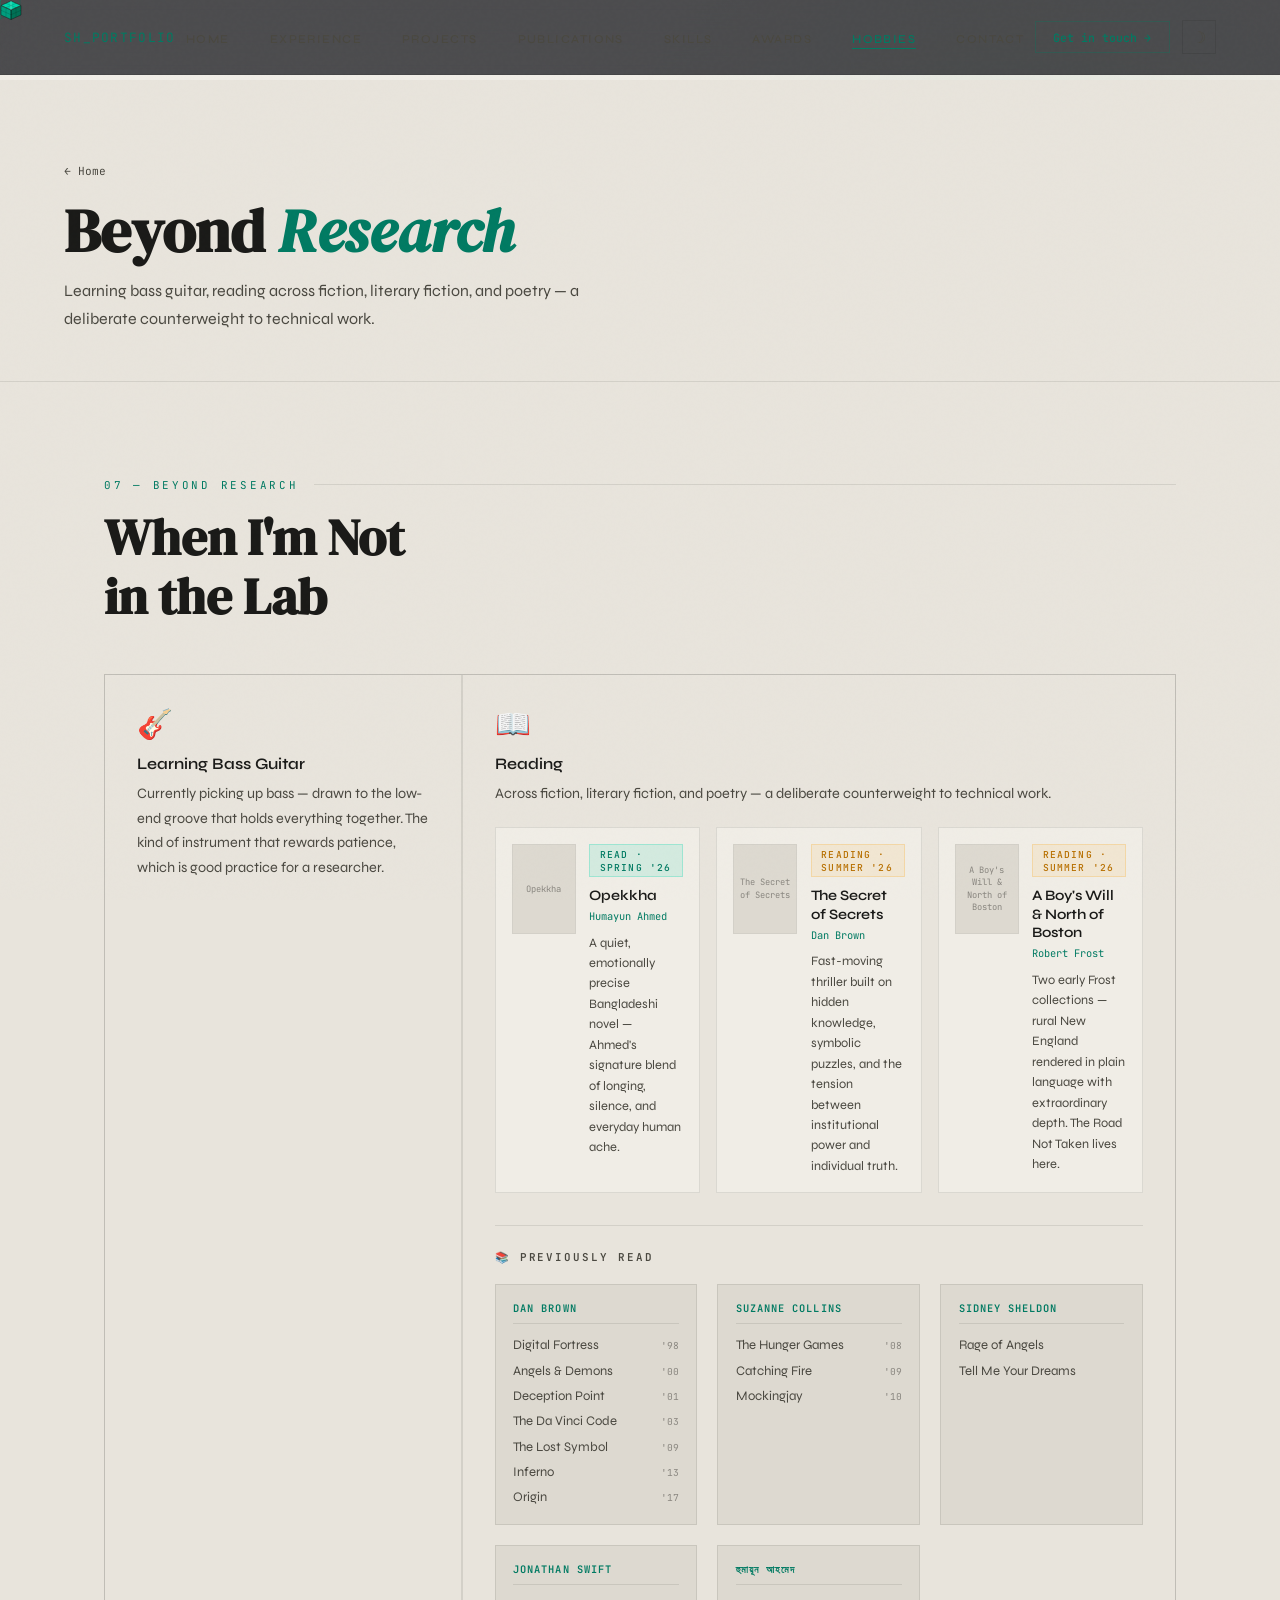
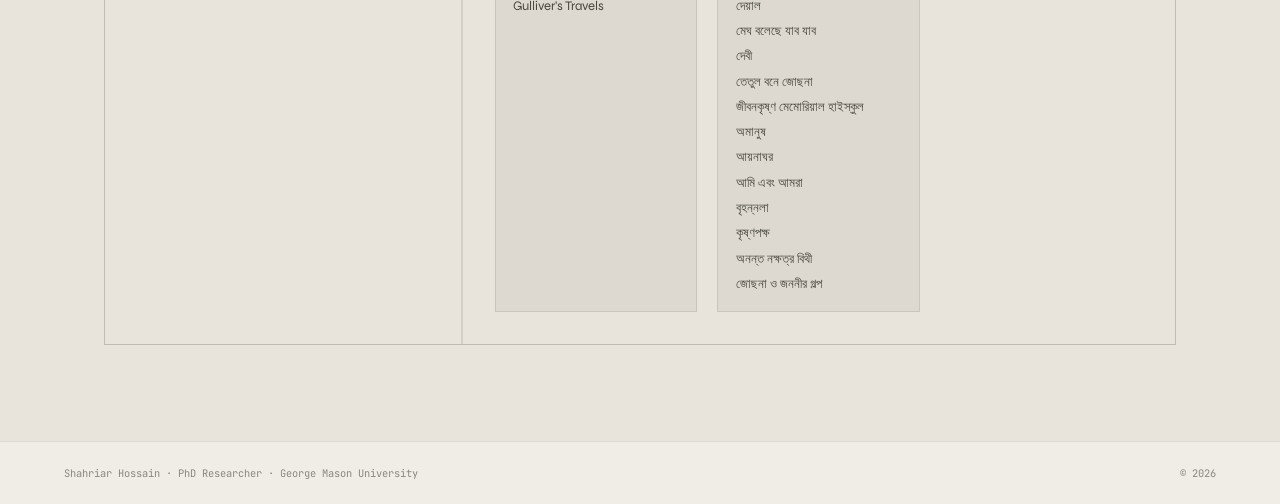
<file: hobbies.html>
<!DOCTYPE html>
<html lang="en">
<head>
<meta charset="UTF-8"><meta name="viewport" content="width=device-width,initial-scale=1.0">
<title>Hobbies — Shahriar Hossain</title>
<link rel="preconnect" href="https://fonts.googleapis.com">
<link rel="preconnect" href="https://fonts.gstatic.com" crossorigin>
<link href="https://fonts.googleapis.com/css2?family=Syne:wght@400;500;600;700;800&family=DM+Serif+Display:ital@0;1&family=JetBrains+Mono:wght@300;400;500&display=swap" rel="stylesheet">
<style>
/* ── Variables ── */
:root {
  --bg:        #07080D;
  --bg2:       #0D0F18;
  --bg3:       #131620;
  --border:    rgba(255,255,255,0.07);
  --border2:   rgba(0,212,170,0.2);
  --teal:      #00D4AA;
  --teal2:     #00FFD0;
  --amber:     #F5A623;
  --text:      #E8E8EE;
  --muted:     #7A7D8C;
  --muted2:    #4A4D5E;
  --font-head: 'Syne', sans-serif;
  --font-disp: 'DM Serif Display', serif;
  --font-mono: 'JetBrains Mono', monospace;
}

/* ── Reset ── */
*, *::before, *::after { box-sizing: border-box; margin: 0; padding: 0; }
html { scroll-behavior: smooth; }
body {
  background: var(--bg);
  color: var(--text);
  font-family: var(--font-head);
  overflow-x: hidden;
  cursor: none;
}
/* Restore pointer events on all clickable elements */
a, button, [role="button"] { cursor: none; pointer-events: auto; }

/* ── Custom cursor ── */
.cursor {
  width: 22px; height: 20px;
  position: fixed; top: 0; left: 0;
  pointer-events: none; z-index: 9999;
  will-change: transform;
}
.cursor-ring {
  width: 44px; height: 40px;
  position: fixed; top: 0; left: 0;
  pointer-events: none; z-index: 9998;
  transition: transform 0.38s cubic-bezier(0.23,1,0.32,1);
  will-change: transform;
}

/* ── Light theme ── */
body.light {
  --bg:        #F0EDE6;
  --bg2:       #E8E4DC;
  --bg3:       #DDD9D0;
  --border:    rgba(0,0,0,0.09);
  --border2:   rgba(0,140,110,0.3);
  --teal:      #007A62;
  --teal2:     #009478;
  --amber:     #B87000;
  --text:      #1A1A18;
  --muted:     #4A4840;
  --muted2:    #8A8780;
}
body.light .nav-logo { color: var(--teal); }
body.light .hero-bg-num { color: rgba(0,0,0,0.04); }
body.light .mesh {
  background:
    radial-gradient(ellipse 600px 400px at 80% 20%, rgba(0,140,110,0.06) 0%, transparent 70%),
    radial-gradient(ellipse 400px 600px at 10% 80%, rgba(80,60,200,0.04) 0%, transparent 70%),
    radial-gradient(ellipse 300px 300px at 50% 50%, rgba(180,120,0,0.03) 0%, transparent 70%);
}
body.light .stats-bar  { background: var(--bg3); }
body.light .pub-badge.q1   { background: rgba(0,122,98,0.1); color: var(--teal); border-color: rgba(0,122,98,0.25); }
body.light .pub-badge.conf { background: rgba(100,60,200,0.08); color: #6040CC; border-color: rgba(100,60,200,0.2); }
body.light .pub-badge.first{ background: rgba(0,0,0,0.05); color: var(--text); border-color: var(--border); }
body.light .tag { color: var(--muted); border-color: var(--border); }
body.light .tag:hover { border-color: var(--teal); color: var(--teal); }
body.light .skill-pill { background: var(--bg); color: var(--text); border-color: var(--border); }
body.light .skill-pill:hover { border-color: var(--teal); color: var(--teal); }
body.light .proj-chip { color: var(--muted); border-color: var(--border); }
body.light .book { background: var(--bg); }
body.light .toast { background: var(--teal); color: white; }
/* light mode cursor inherits SVG teal variable */
body.light .scroll-line { background: linear-gradient(to right, var(--teal), transparent); }
body.light .btn-primary { background: var(--teal); color: white; }
body.light .btn-primary:hover { background: var(--teal2); }
body.light .btn-outline { color: var(--teal); border-color: rgba(0,122,98,0.3); }
body.light .nav-cta { color: var(--teal); border-color: rgba(0,122,98,0.3); }
body.light .nav-cta:hover { background: var(--teal); color: white; }
body.light .working-dot { background: var(--teal); }
body.light .working-strip { background: var(--bg3); border-color: var(--border); }

/* ── Theme toggle ── */
.theme-toggle {
  background: transparent;
  border: 1px solid var(--border);
  color: var(--muted);
  font-size: 1rem;
  width: 34px; height: 34px;
  display: flex; align-items: center; justify-content: center;
  cursor: none;
  transition: border-color 0.2s, color 0.2s;
  flex-shrink: 0;
}
.theme-toggle:hover { border-color: var(--teal); color: var(--teal); }

/* ── Currently Working On strip ── */
.working-strip {
  position: relative; z-index: 1;
  background: var(--bg3);
  border-top: 1px solid var(--border2);
  border-bottom: 2px solid var(--border2);
  padding: 1.1rem 4rem;
  display: flex; align-items: center; gap: 1rem;
  overflow: hidden;
  margin-top: 62px;
}
.working-label {
  font-family: var(--font-mono); font-size: 0.72rem;
  font-weight: 600; color: var(--teal);
  letter-spacing: 0.2em; text-transform: uppercase;
  white-space: nowrap; flex-shrink: 0;
  display: flex; align-items: center; gap: 0.6rem;
}
.working-dot {
  width: 8px; height: 8px; border-radius: 50%;
  background: var(--teal);
  animation: pulse 2s infinite;
  box-shadow: 0 0 6px var(--teal);
}
@keyframes pulse {
  0%, 100% { opacity: 1; transform: scale(1); }
  50%       { opacity: 0.4; transform: scale(0.7); }
}
.working-divider {
  width: 1px; height: 18px;
  background: var(--border); flex-shrink: 0;
}
.working-text {
  font-family: var(--font-mono); font-size: 0.78rem;
  color: var(--muted); letter-spacing: 0.05em;
  white-space: nowrap;
}
.working-text em { color: var(--text); font-style: normal; font-weight: 600; }
@media (max-width: 900px) {
  .working-strip { padding: 0.7rem 1.5rem; }
  .working-text  { font-size: 0.62rem; }
}

/* ── Noise overlay ── */
body::before {
  content: '';
  position: fixed; inset: 0;
  background-image: url("data:image/svg+xml,%3Csvg viewBox='0 0 256 256' xmlns='http://www.w3.org/2000/svg'%3E%3Cfilter id='noise'%3E%3CfeTurbulence type='fractalNoise' baseFrequency='0.9' numOctaves='4' stitchTiles='stitch'/%3E%3C/filter%3E%3Crect width='100%25' height='100%25' filter='url(%23noise)' opacity='0.03'/%3E%3C/svg%3E");
  pointer-events: none;
  z-index: 9000;
  opacity: 0.4;
}

/* ── Gradient mesh bg ── */
.mesh {
  position: fixed; inset: 0; pointer-events: none; z-index: 0;
  background:
    radial-gradient(ellipse 600px 400px at 80% 20%, rgba(0,212,170,0.04) 0%, transparent 70%),
    radial-gradient(ellipse 400px 600px at 10% 80%, rgba(0,100,255,0.04) 0%, transparent 70%),
    radial-gradient(ellipse 300px 300px at 50% 50%, rgba(245,166,35,0.02) 0%, transparent 70%);
}

/* ── Nav ── */
nav {
  position: fixed; top: 0; left: 0; right: 0; z-index: 1000;
  padding: 1.25rem 4rem;
  display: flex; align-items: center; justify-content: space-between;
  backdrop-filter: blur(20px);
  background: rgba(7,8,13,0.7);
  border-bottom: 1px solid var(--border);
}
.nav-logo {
  font-family: var(--font-mono);
  font-size: 0.8rem;
  color: var(--teal);
  letter-spacing: 0.1em;
  text-decoration: none;
}
.nav-links { display: flex; gap: 2.5rem; list-style: none; }
.nav-links a {
  font-size: 0.75rem; font-weight: 500;
  color: var(--muted); text-decoration: none;
  letter-spacing: 0.12em; text-transform: uppercase;
  transition: color 0.2s;
}
.nav-links a:hover { color: var(--teal); }
.nav-cta {
  font-family: var(--font-mono);
  font-size: 0.72rem; font-weight: 500;
  color: var(--teal); text-decoration: none;
  border: 1px solid var(--border2);
  padding: 0.45rem 1.1rem;
  transition: background 0.2s, color 0.2s;
}
.nav-cta:hover { background: var(--teal); color: var(--bg); }

/* ── Hero ── */
#hero {
  min-height: calc(100vh - 86px);
  display: grid;
  grid-template-columns: 1fr 420px;
  align-items: center;
  gap: 4rem;
  padding: 0 4rem;
  position: relative;
  overflow: hidden;
}
.hero-left { display: flex; flex-direction: column; justify-content: center; }
.hero-photo-wrap {
  position: relative;
  display: flex; align-items: center; justify-content: center;
}
.hero-photo-frame {
  position: relative; width: 340px; height: 380px; flex-shrink: 0;
}
.hero-photo-frame::before {
  content: '';
  position: absolute; inset: -8px;
  border: 1px solid var(--border2);
  z-index: 0;
  clip-path: polygon(8px 0%, 100% 0%, 100% calc(100% - 8px), calc(100% - 8px) 100%, 0% 100%, 0% 8px);
}
.hero-photo-frame::after {
  content: '';
  position: absolute; bottom: -16px; left: -16px;
  width: 100px; height: 100px;
  border-bottom: 2px solid var(--teal);
  border-left: 2px solid var(--teal);
  z-index: 3;
}
.hero-photo {
  width: 100%; height: 100%;
  object-fit: cover;
  object-position: center 40%;
  position: relative; z-index: 1;
  filter: grayscale(10%);
  transition: filter 0.4s;
}
.hero-photo-frame:hover .hero-photo { filter: grayscale(0%); }
.hero-photo-tl {
  position: absolute; top: -16px; right: -16px;
  width: 100px; height: 100px;
  border-top: 2px solid var(--teal);
  border-right: 2px solid var(--teal);
  z-index: 3; pointer-events: none;
}
.hero-eyebrow {
  font-family: var(--font-mono);
  font-size: 0.72rem; font-weight: 400;
  color: var(--teal);
  letter-spacing: 0.2em; text-transform: uppercase;
  margin-bottom: 1.5rem;
  display: flex; align-items: center; gap: 1rem;
  opacity: 0; animation: fadeUp 0.8s 0.3s forwards;
}
.hero-eyebrow::before {
  content: '';
  display: block; width: 40px; height: 1px;
  background: var(--teal);
}
.hero-name {
  font-family: var(--font-disp);
  font-size: clamp(3.5rem, 8vw, 7rem);
  line-height: 1.02;
  color: var(--text);
  opacity: 0; animation: fadeUp 0.8s 0.5s forwards;
}
.hero-name em { color: var(--teal); font-style: italic; }
.hero-sub {
  margin-top: 1.5rem;
  font-size: 1.05rem; font-weight: 400;
  color: var(--muted);
  max-width: 520px; line-height: 1.7;
  opacity: 0; animation: fadeUp 0.8s 0.7s forwards;
}
.hero-tags {
  margin-top: 2rem;
  display: flex; flex-wrap: wrap; gap: 0.5rem;
  opacity: 0; animation: fadeUp 0.8s 0.9s forwards;
}
.tag {
  font-family: var(--font-mono);
  font-size: 0.68rem; font-weight: 400;
  color: var(--muted); border: 1px solid var(--border);
  padding: 0.3rem 0.75rem;
  transition: border-color 0.2s, color 0.2s;
}
.tag:hover { border-color: var(--teal); color: var(--teal); }
.hero-ctas {
  margin-top: 3rem;
  display: flex; gap: 1rem; flex-wrap: wrap;
  opacity: 0; animation: fadeUp 0.8s 1.1s forwards;
}
.btn-primary {
  font-family: var(--font-mono); font-size: 0.78rem; font-weight: 500;
  color: var(--bg); background: var(--teal);
  padding: 0.8rem 2rem; text-decoration: none;
  transition: background 0.2s, transform 0.15s;
  display: inline-block;
}
.btn-primary:hover { background: var(--teal2); transform: translateY(-1px); }
.btn-outline {
  font-family: var(--font-mono); font-size: 0.78rem; font-weight: 500;
  color: var(--teal); border: 1px solid var(--border2);
  padding: 0.8rem 2rem; text-decoration: none;
  transition: background 0.2s, transform 0.15s;
  display: inline-block;
}
.btn-outline:hover { background: rgba(0,212,170,0.08); transform: translateY(-1px); }

/* big background number */
.hero-bg-num {
  position: absolute; right: 4rem; top: 50%;
  transform: translateY(-50%);
  font-family: var(--font-disp);
  font-size: clamp(200px, 25vw, 380px);
  color: rgba(255,255,255,0.02);
  line-height: 1; pointer-events: none;
  user-select: none;
}

/* scroll indicator */
.scroll-hint {
  position: absolute; bottom: 2.5rem; left: 4rem;
  display: flex; align-items: center; gap: 0.75rem;
  font-family: var(--font-mono); font-size: 0.65rem;
  color: var(--muted2); letter-spacing: 0.15em;
  animation: fadeUp 0.8s 1.4s forwards; opacity: 0;
}
.scroll-line {
  width: 40px; height: 1px;
  background: linear-gradient(to right, var(--teal), transparent);
  animation: scrollLine 2s 2s infinite;
}
@keyframes scrollLine {
  0%,100% { transform: scaleX(1); opacity: 1; }
  50% { transform: scaleX(0.4); opacity: 0.4; }
}

.stat-link {
  text-decoration: none;
  display: flex; flex-direction: column; align-items: center;
  width: 100%;
}
.stat-link .stat-num { transition: color 0.2s; }
.stat-link .stat-label { transition: color 0.2s; }
.stat-link:hover .stat-num { color: var(--teal2); }
.stat-link:hover .stat-label { color: var(--teal); }

/* ── Stats bar ── */
.stats-bar {
  position: relative; z-index: 1;
  display: grid; grid-template-columns: repeat(4,1fr);
  border-top: 1px solid var(--border);
  border-bottom: 1px solid var(--border);
  background: var(--bg2);
}
.stat {
  padding: 2rem; text-align: center;
  border-right: 1px solid var(--border);
  transition: background 0.2s;
}
.stat:last-child { border-right: none; }
.stat:hover { background: var(--bg3); }
.stat-num {
  font-family: var(--font-disp);
  font-size: 2.6rem; color: var(--teal);
  line-height: 1;
}
.stat-label {
  font-family: var(--font-mono);
  font-size: 0.65rem; color: var(--muted);
  letter-spacing: 0.15em; text-transform: uppercase;
  margin-top: 0.4rem;
}

/* ── Sections ── */
section { position: relative; z-index: 1; }
.sec-wrap { max-width: 1200px; margin: 0 auto; padding: 6rem 4rem; }
.sec-label {
  font-family: var(--font-mono);
  font-size: 0.68rem; font-weight: 400;
  color: var(--teal); letter-spacing: 0.25em;
  text-transform: uppercase;
  display: flex; align-items: center; gap: 1rem;
  margin-bottom: 1rem;
}
.sec-label::after {
  content: ''; flex: 1; height: 1px;
  background: var(--border);
}
.sec-title {
  font-family: var(--font-disp);
  font-size: clamp(2rem, 4vw, 3.2rem);
  color: var(--text); line-height: 1.15;
  margin-bottom: 3rem;
}


.about-grid {
  display: grid; grid-template-columns: 1.2fr 1fr; gap: 5rem;
  align-items: start;
}
.about-text p {
  font-size: 1.05rem; color: var(--muted); line-height: 1.85;
  margin-bottom: 1.25rem;
}
.about-text p strong { color: var(--text); font-weight: 500; }
.about-text p em { color: var(--teal); font-style: normal; }
.about-sidebar { display: flex; flex-direction: column; gap: 1.5rem; }
.info-row {
  display: flex; flex-direction: column; gap: 0.25rem;
  padding-bottom: 1.25rem;
  border-bottom: 1px solid var(--border);
}
.info-row:last-child { border-bottom: none; }
.info-label {
  font-family: var(--font-mono); font-size: 0.6rem;
  color: var(--muted2); letter-spacing: 0.2em; text-transform: uppercase;
}
.info-val { font-size: 0.92rem; color: var(--text); font-weight: 500; }
.info-val a { color: var(--teal); text-decoration: none; }
.info-val a:hover { text-decoration: underline; }

/* ── Experience ── */
#experience { background: var(--bg); }
.exp-list { display: flex; flex-direction: column; gap: 0; }
.exp-item {
  display: grid; grid-template-columns: 220px 1fr;
  gap: 0 3rem;
  padding: 2.5rem 0;
  border-bottom: 1px solid var(--border);
  transition: background 0.2s;
  position: relative;
}
.exp-item:first-child { border-top: 1px solid var(--border); }
.exp-item::before {
  content: '';
  position: absolute; left: -4rem; top: 0; bottom: 0; width: 2px;
  background: transparent;
  transition: background 0.3s;
}
.exp-item:hover::before { background: var(--teal); }
.exp-item:hover { background: rgba(0,212,170,0.02); padding-left: 0.5rem; }
.exp-date {
  font-family: var(--font-mono); font-size: 0.72rem;
  color: var(--muted2); padding-top: 0.3rem; line-height: 1.6;
}
.exp-role { font-size: 1.05rem; font-weight: 600; color: var(--text); margin-bottom: 0.2rem; }
.exp-org {
  font-family: var(--font-mono); font-size: 0.72rem;
  color: var(--teal); margin-bottom: 1rem;
  letter-spacing: 0.05em;
}
.exp-bullets { list-style: none; display: flex; flex-direction: column; gap: 0.5rem; }
.exp-bullets li {
  font-size: 1.05rem; color: var(--muted); line-height: 1.65;
  display: flex; gap: 0.75rem; align-items: flex-start;
}
.exp-bullets li::before {
  content: '→'; color: var(--teal); flex-shrink: 0;
  font-family: var(--font-mono); font-size: 0.75rem; margin-top: 0.15rem;
}

/* ── Projects ── */
#projects { background: var(--bg2); }
.projects-grid {
  display: grid; grid-template-columns: repeat(auto-fill, minmax(340px,1fr));
  gap: 1.5px;
  background: var(--border);
  border: 1px solid var(--border);
}
.proj-card {
  background: var(--bg2);
  padding: 2rem;
  transition: background 0.2s;
  position: relative; overflow: hidden;
}
.proj-card::after {
  content: '';
  position: absolute; bottom: 0; left: 0; right: 0; height: 2px;
  background: linear-gradient(to right, var(--teal), transparent);
  transform: scaleX(0); transform-origin: left;
  transition: transform 0.3s;
}
.proj-card:hover { background: var(--bg3); }
.proj-card:hover::after { transform: scaleX(1); }
.proj-card.featured { grid-column: span 2; }
.proj-tag {
  font-family: var(--font-mono); font-size: 0.62rem;
  color: var(--teal); letter-spacing: 0.15em; text-transform: uppercase;
  margin-bottom: 1rem;
}
.proj-title { font-size: 1.05rem; font-weight: 600; color: var(--text); margin-bottom: 0.75rem; }
.proj-desc { font-size: 1.05rem; color: var(--muted); line-height: 1.7; margin-bottom: 1.25rem; }
.proj-meta { display: flex; flex-wrap: wrap; gap: 0.4rem; margin-bottom: 1.25rem; }
.proj-chip {
  font-family: var(--font-mono); font-size: 0.6rem;
  color: var(--muted2); border: 1px solid var(--border);
  padding: 0.2rem 0.55rem;
}
.proj-link {
  font-family: var(--font-mono); font-size: 0.68rem;
  color: var(--teal); text-decoration: none;
  display: inline-flex; align-items: center; gap: 0.4rem;
  transition: gap 0.2s;
}
.proj-link:hover { gap: 0.7rem; }
.proj-stars {
  font-family: var(--font-mono); font-size: 0.68rem;
  color: var(--amber); margin-left: auto;
}

/* ── Publications ── */
#publications { background: var(--bg); }
.pub-list { display: flex; flex-direction: column; gap: 0; }
.pub-item {
  display: grid; grid-template-columns: 80px 1fr;
  gap: 0 2rem;
  padding: 1.75rem 0;
  border-bottom: 1px solid var(--border);
  align-items: start;
}
.pub-item:first-child { border-top: 1px solid var(--border); }
.pub-year {
  font-family: var(--font-mono); font-size: 0.72rem;
  color: var(--muted2); padding-top: 0.2rem;
}
.pub-content {}
.pub-badge {
  display: inline-block;
  font-family: var(--font-mono); font-size: 0.58rem; font-weight: 500;
  padding: 0.18rem 0.55rem; margin-bottom: 0.5rem;
  letter-spacing: 0.1em; text-transform: uppercase;
}
.pub-badge.q1 { background: rgba(0,212,170,0.12); color: var(--teal); border: 1px solid rgba(0,212,170,0.25); }
.pub-badge.q2 { background: rgba(245,166,35,0.1); color: var(--amber); border: 1px solid rgba(245,166,35,0.25); }
.pub-badge.conf { background: rgba(150,100,255,0.1); color: #B088FF; border: 1px solid rgba(150,100,255,0.25); }
.pub-badge.first { background: rgba(255,255,255,0.06); color: var(--text); border: 1px solid var(--border); }
.pub-title {
  font-size: 0.95rem; font-weight: 500; color: var(--text);
  line-height: 1.5; margin-bottom: 0.4rem;
}
.pub-venue { font-family: var(--font-mono); font-size: 0.7rem; color: var(--muted); }

/* ── Skills ── */
#skills { background: var(--bg2); }
.skills-grid {
  display: grid; grid-template-columns: repeat(auto-fill, minmax(280px, 1fr));
  gap: 1px; background: var(--border);
  border: 1px solid var(--border);
}
.skill-group {
  background: var(--bg2); padding: 1.75rem;
  transition: background 0.2s;
}
.skill-group:hover { background: var(--bg3); }
.skill-group-title {
  font-family: var(--font-mono); font-size: 0.65rem;
  color: var(--teal); letter-spacing: 0.2em; text-transform: uppercase;
  margin-bottom: 1rem;
}
.skill-items { display: flex; flex-wrap: wrap; gap: 0.4rem; }
.skill-pill {
  font-family: var(--font-mono); font-size: 0.68rem;
  color: var(--text); background: var(--bg3);
  border: 1px solid var(--border);
  padding: 0.3rem 0.7rem;
  transition: border-color 0.2s, color 0.2s;
}
.skill-pill:hover { border-color: var(--teal); color: var(--teal); }

/* ── Book cover image ── */
.book-cover-wrap {
  width: 64px; height: 90px;
  flex-shrink: 0;
  overflow: hidden;
  border: 1px solid var(--border);
  background: var(--bg2);
}
.book-cover-img {
  width: 100%; height: 100%;
  object-fit: cover;
  display: block;
}
.book-cover-fallback {
  width: 100%; height: 100%;
  display: flex; align-items: center; justify-content: center;
  font-family: var(--font-mono); font-size: 0.55rem;
  color: var(--muted2); text-align: center;
  padding: 4px; line-height: 1.4;
  background: var(--bg3);
}
.book-inner {
  display: flex; gap: 0.85rem; align-items: flex-start;
}
.book-text { flex: 1; min-width: 0; }

/* ── Past reads panel ── */
.past-reads-wrap {
  margin-top: 2rem;
  padding-top: 1.5rem;
  border-top: 1px solid var(--border);
}
.past-reads-label {
  font-family: var(--font-mono); font-size: 0.68rem;
  font-weight: 600; color: var(--muted);
  letter-spacing: 0.18em; text-transform: uppercase;
  margin-bottom: 1.25rem;
}
.past-reads-grid {
  display: grid;
  grid-template-columns: repeat(auto-fill, minmax(200px, 1fr));
  gap: 1.25rem;
}
.author-group {
  background: var(--bg3);
  border: 1px solid var(--border);
  padding: 1rem 1.1rem;
  transition: border-color 0.2s;
}
.author-group:hover { border-color: var(--teal); }
.author-name {
  font-family: var(--font-mono); font-size: 0.65rem;
  font-weight: 600; color: var(--teal);
  letter-spacing: 0.1em; text-transform: uppercase;
  margin-bottom: 0.75rem;
  padding-bottom: 0.5rem;
  border-bottom: 1px solid var(--border);
}
.past-book-list { display: flex; flex-direction: column; gap: 0.35rem; }
.past-book {
  font-size: 0.82rem; color: var(--muted);
  line-height: 1.5; display: flex; justify-content: space-between; align-items: baseline;
}
.pub-yr {
  font-family: var(--font-mono); font-size: 0.6rem;
  color: var(--muted2); flex-shrink: 0; margin-left: 0.5rem;
}
@media (max-width: 900px) {
  .past-reads-grid { grid-template-columns: 1fr 1fr; }
}

/* ── Hobbies ── */
#hobbies { background: var(--bg2); }
.hobbies-grid {
  display: grid;
  grid-template-columns: 1fr 2fr;
  gap: 1.5px;
  background: var(--border);
  border: 1px solid var(--border);
}
.hobby-card {
  background: var(--bg2);
  padding: 2rem;
  transition: background 0.2s;
}
.hobby-card:hover { background: var(--bg3); }
.hobby-card--wide { background: var(--bg2); }
.hobby-icon { font-size: 1.8rem; margin-bottom: 0.75rem; }
.hobby-title {
  font-size: 1rem; font-weight: 600;
  color: var(--text); margin-bottom: 0.6rem;
}
.hobby-body {
  font-size: 0.9rem; color: var(--muted); line-height: 1.7;
}
.book-shelf {
  display: grid;
  grid-template-columns: repeat(3, 1fr);
  gap: 1rem;
  margin-top: 1.25rem;
}
.book {
  background: var(--bg3);
  border: 1px solid var(--border);
  padding: 1rem;
  transition: border-color 0.2s;
}
.book:hover { border-color: var(--teal); }
.book-status {
  font-family: var(--font-mono);
  font-size: 0.6rem; font-weight: 500;
  letter-spacing: 0.12em; text-transform: uppercase;
  padding: 0.18rem 0.6rem;
  display: inline-block; margin-bottom: 0.6rem;
}
.book-status--done  { background: rgba(0,212,170,0.12); color: var(--teal); border: 1px solid rgba(0,212,170,0.25); }
.book-status--reading { background: rgba(245,166,35,0.1); color: var(--amber); border: 1px solid rgba(245,166,35,0.25); }
.book-title {
  font-size: 0.9rem; font-weight: 600;
  color: var(--text); margin-bottom: 0.2rem; line-height: 1.3;
}
.book-author {
  font-family: var(--font-mono); font-size: 0.65rem;
  color: var(--teal); margin-bottom: 0.6rem;
}
.book-desc {
  font-size: 0.8rem; color: var(--muted); line-height: 1.6;
}
@media (max-width: 900px) {
  .hobbies-grid { grid-template-columns: 1fr; }
  .book-shelf { grid-template-columns: 1fr; }
}

/* ── Awards ── */
#awards { background: var(--bg); }
.awards-list { display: grid; grid-template-columns: repeat(3,1fr); gap: 1.5px; background: var(--border); border: 1px solid var(--border); }
.award-card {
  background: var(--bg); padding: 2rem;
  transition: background 0.2s;
}
.award-card:hover { background: var(--bg3); }
.award-icon { font-size: 1.5rem; margin-bottom: 1rem; }
.award-title { font-size: 0.95rem; font-weight: 600; color: var(--text); margin-bottom: 0.4rem; }
.award-org { font-family: var(--font-mono); font-size: 0.7rem; color: var(--muted); }

/* ── Contact ── */
#contact {
  background: var(--bg2);
  text-align: center;
}
/* Reset button to match anchor contact-link style */
button.contact-link {
  background: transparent;
  border: 1px solid var(--border);
  font-family: var(--font-head);
  color: var(--muted);
  overflow: visible;
}
#contact .sec-wrap {
  display: flex; flex-direction: column; align-items: center;
}
.contact-super {
  font-family: var(--font-disp); font-style: italic;
  font-size: clamp(1rem, 2vw, 1.3rem);
  color: var(--muted); margin-bottom: 0.75rem;
}
.contact-title {
  font-family: var(--font-disp);
  font-size: clamp(2.5rem, 5vw, 4rem);
  color: var(--text); line-height: 1.1; margin-bottom: 2rem;
}
.contact-title em { color: var(--teal); font-style: italic; }
.contact-links {
  display: flex; gap: 2rem; flex-wrap: wrap;
  justify-content: center; margin-top: 1rem;
}
.contact-link {
  font-family: var(--font-mono); font-size: 0.75rem;
  color: var(--muted); text-decoration: none;
  display: flex; flex-direction: column; align-items: center; gap: 0.4rem;
  padding: 1.5rem 2rem;
  border: 1px solid var(--border);
  transition: border-color 0.2s, color 0.2s, background 0.2s;
  min-width: 130px;
}
.contact-link:hover {
  border-color: var(--teal); color: var(--teal);
  background: rgba(0,212,170,0.05);
}
.contact-link-icon { font-size: 1.4rem; }
.contact-link-label { letter-spacing: 0.15em; text-transform: uppercase; font-size: 0.62rem; }

/* ── Click hint tooltip on email ── */
.click-hint {
  position: absolute;
  bottom: calc(100% + 12px);
  left: 50%; transform: translateX(-50%);
  background: var(--teal);
  color: var(--bg);
  font-family: var(--font-mono);
  font-size: 0.65rem; font-weight: 600;
  letter-spacing: 0.12em; text-transform: uppercase;
  padding: 0.35rem 0.9rem;
  white-space: nowrap;
  pointer-events: none;
  opacity: 0;
  z-index: 9999;
  transition: opacity 0.25s ease;
}
.click-hint::after {
  content: '';
  position: absolute; top: 100%; left: 50%;
  transform: translateX(-50%);
  border: 5px solid transparent;
  border-top-color: var(--teal);
}
.click-hint.visible { opacity: 1; }
#email-btn { position: relative; }

/* ── Toast notification ── */
.toast {
  position: fixed; bottom: 2rem; left: 50%;
  transform: translateX(-50%) translateY(20px);
  background: var(--teal); color: var(--bg);
  font-family: var(--font-mono); font-size: 0.72rem;
  font-weight: 500; letter-spacing: 0.1em;
  padding: 0.65rem 1.5rem;
  opacity: 0; pointer-events: none;
  transition: opacity 0.25s, transform 0.25s;
  z-index: 9999;
}
.toast.show {
  opacity: 1;
  transform: translateX(-50%) translateY(0);
}

/* ── Footer ── */
footer {
  background: var(--bg);
  border-top: 1px solid var(--border);
  padding: 1.5rem 4rem;
  display: flex; justify-content: space-between; align-items: center;
  position: relative; z-index: 1;
}
.footer-left { font-family: var(--font-mono); font-size: 0.65rem; color: var(--muted2); }
.footer-right { font-family: var(--font-mono); font-size: 0.65rem; color: var(--muted2); }

/* ── Animations ── */
@keyframes fadeUp {
  from { opacity: 0; transform: translateY(20px); }
  to   { opacity: 1; transform: translateY(0); }
}
.reveal {
  opacity: 0; transform: translateY(24px);
  transition: opacity 0.7s ease, transform 0.7s ease;
}
.reveal.visible { opacity: 1; transform: none; }

/* ── Responsive ── */
@media (max-width: 900px) {
  nav { padding: 1rem 1.5rem; }
  .nav-links { display: none; }
  #hero { padding: 6rem 1.5rem 2rem; grid-template-columns: 1fr; }
  .hero-photo-wrap { display: none; }
  .sec-wrap { padding: 4rem 1.5rem; }
  .stats-bar { grid-template-columns: repeat(2,1fr); }
  .about-grid { grid-template-columns: 1fr; gap: 3rem; }
  .exp-item { grid-template-columns: 1fr; gap: 0.5rem; }
  .proj-card.featured { grid-column: span 1; }
  .pub-item { grid-template-columns: 60px 1fr; gap: 0 1rem; }
  .awards-list { grid-template-columns: 1fr; }
  footer { flex-direction: column; gap: 0.5rem; text-align: center; }
  .hero-bg-num { display: none; }
}

.page-main { padding-top: 80px; min-height: 100vh; position: relative; z-index: 1; }
.page-hero { background: var(--bg2); border-bottom: 1px solid var(--border); padding: 5rem 4rem 3rem; }
.page-hero .back-link { font-family:var(--font-mono); font-size:0.7rem; color:var(--muted); text-decoration:none; display:inline-flex; align-items:center; gap:0.5rem; margin-bottom:1.25rem; transition:color 0.2s; }
.page-hero .back-link:hover { color:var(--teal); }
.page-hero h1 { font-family:var(--font-disp); font-size:clamp(2.2rem,5vw,3.8rem); color:var(--text); line-height:1.1; margin-bottom:0.75rem; }
.page-hero h1 em { color:var(--teal); font-style:italic; }
.page-hero p { font-size:1rem; color:var(--muted); max-width:560px; line-height:1.75; }
@media (max-width:900px) { .page-hero{padding:4rem 1.5rem 2rem;} .page-main .sec-wrap{padding:3rem 1.5rem;} }
</style>
</head>
<body>
<div class="cursor" id="cursor"></div>
<div class="cursor-ring" id="cursorRing"></div>
<div class="mesh"></div>
<nav>
  <a href="index.html" class="nav-logo">SH_PORTFOLIO</a>
  <ul class="nav-links">
    <li><a href="index.html">Home</a></li>
    <li><a href="experience.html">Experience</a></li>
    <li><a href="projects.html">Projects</a></li>
    <li><a href="publications.html">Publications</a></li>
    <li><a href="skills.html">Skills</a></li>
    <li><a href="awards.html">Awards</a></li>
    <li><a href="hobbies.html"style="color:var(--teal)">Hobbies</a></li>
    <li><a href="contact.html">Contact</a></li>
  </ul>
  <div style="display:flex;align-items:center;gap:0.75rem;">
    <a href="contact.html" class="nav-cta">Get in touch →</a>
    <button class="theme-toggle" id="themeToggle" title="Toggle theme">☀</button>
  </div>
</nav>

<div class="page-main">
  <div class="page-hero">
    <a href="index.html" class="back-link">← Home</a>
    <h1>Beyond <em>Research</em></h1>
    <p>Learning bass guitar, reading across fiction, literary fiction, and poetry — a deliberate counterweight to technical work.</p>
  </div>
  <section id="hobbies">
  <div class="sec-wrap">
    <div class="sec-label">07 — Beyond Research</div>
    <h2 class="sec-title reveal">When I'm Not<br>in the Lab</h2>
    <div class="hobbies-grid reveal">

      <!-- Bass -->
      <div class="hobby-card">
        <div class="hobby-icon">🎸</div>
        <div class="hobby-title">Learning Bass Guitar</div>
        <div class="hobby-body">Currently picking up bass — drawn to the low-end groove that holds everything together. The kind of instrument that rewards patience, which is good practice for a researcher.</div>
      </div>

      <!-- Reading -->
      <div class="hobby-card hobby-card--wide">
        <div class="hobby-icon">📖</div>
        <div class="hobby-title">Reading</div>
        <div class="hobby-body">Across fiction, literary fiction, and poetry — a deliberate counterweight to technical work.</div>
        <div class="book-shelf">
          <div class="book">
            <div class="book-inner">
              <div class="book-cover-wrap">
                <!-- Open Library public covers API — ISBN 0984800514 -->
                <img class="book-cover-img"
                     src="https://covers.openlibrary.org/b/isbn/0984800514-M.jpg"
                     alt="Opekkha cover"
                     onerror="this.parentElement.innerHTML='<div class=book-cover-fallback>Opekkha</div>'">
              </div>
              <div class="book-text">
                <div class="book-status book-status--done">Read · Spring '26</div>
                <div class="book-title">Opekkha</div>
                <div class="book-author">Humayun Ahmed</div>
                <div class="book-desc">A quiet, emotionally precise Bangladeshi novel — Ahmed's signature blend of longing, silence, and everyday human ache.</div>
              </div>
            </div>
          </div>
          <div class="book">
            <div class="book-inner">
              <div class="book-cover-wrap">
                <!-- Open Library public covers API — ISBN 9780385549523 (Doubleday 2025) -->
                <img class="book-cover-img"
                     src="https://covers.openlibrary.org/b/isbn/9780385549523-M.jpg"
                     alt="The Secret of Secrets cover"
                     onerror="this.parentElement.innerHTML='<div class=book-cover-fallback>The Secret of Secrets</div>'">
              </div>
              <div class="book-text">
                <div class="book-status book-status--reading">Reading · Summer '26</div>
                <div class="book-title">The Secret of Secrets</div>
                <div class="book-author">Dan Brown</div>
                <div class="book-desc">Fast-moving thriller built on hidden knowledge, symbolic puzzles, and the tension between institutional power and individual truth.</div>
              </div>
            </div>
          </div>
          <div class="book">
            <div class="book-inner">
              <div class="book-cover-wrap">
                <!-- Open Library public covers API — ISBN 9780451528803 (Signet combined edition) -->
                <img class="book-cover-img"
                     src="https://covers.openlibrary.org/b/isbn/9780451528803-M.jpg"
                     alt="A Boy's Will cover"
                     onerror="this.parentElement.innerHTML='<div class=book-cover-fallback>A Boy\'s Will &amp; North of Boston</div>'">
              </div>
              <div class="book-text">
                <div class="book-status book-status--reading">Reading · Summer '26</div>
                <div class="book-title">A Boy's Will &amp; North of Boston</div>
                <div class="book-author">Robert Frost</div>
                <div class="book-desc">Two early Frost collections — rural New England rendered in plain language with extraordinary depth. The Road Not Taken lives here.</div>
              </div>
            </div>
          </div>
        </div>

        <!-- Past Reads Panel -->
        <div class="past-reads-wrap">
          <div class="past-reads-label">📚 Previously Read</div>
          <div class="past-reads-grid">

            <div class="author-group">
              <div class="author-name">Dan Brown</div>
              <div class="past-book-list">
                <span class="past-book">Digital Fortress <span class="pub-yr">'98</span></span>
                <span class="past-book">Angels &amp; Demons <span class="pub-yr">'00</span></span>
                <span class="past-book">Deception Point <span class="pub-yr">'01</span></span>
                <span class="past-book">The Da Vinci Code <span class="pub-yr">'03</span></span>
                <span class="past-book">The Lost Symbol <span class="pub-yr">'09</span></span>
                <span class="past-book">Inferno <span class="pub-yr">'13</span></span>
                <span class="past-book">Origin <span class="pub-yr">'17</span></span>
              </div>
            </div>

            <div class="author-group">
              <div class="author-name">Suzanne Collins</div>
              <div class="past-book-list">
                <span class="past-book">The Hunger Games <span class="pub-yr">'08</span></span>
                <span class="past-book">Catching Fire <span class="pub-yr">'09</span></span>
                <span class="past-book">Mockingjay <span class="pub-yr">'10</span></span>
              </div>
            </div>

            <div class="author-group">
              <div class="author-name">Sidney Sheldon</div>
              <div class="past-book-list">
                <span class="past-book">Rage of Angels</span>
                <span class="past-book">Tell Me Your Dreams</span>
              </div>
            </div>

            <div class="author-group">
              <div class="author-name">Jonathan Swift</div>
              <div class="past-book-list">
                <span class="past-book">Gulliver's Travels</span>
              </div>
            </div>

            <div class="author-group">
              <div class="author-name">হুমায়ূন আহমেদ</div>
              <div class="past-book-list">
                <span class="past-book">দেয়াল</span>
                <span class="past-book">মেঘ বলেছে যাব যাব</span>
                <span class="past-book">দেবী</span>
                <span class="past-book">তেতুল বনে জোছনা</span>
                <span class="past-book">জীবনকৃষ্ণ মেমোরিয়াল হাইস্কুল</span>
                <span class="past-book">অমানুষ</span>
                <span class="past-book">আয়নাঘর</span>
                <span class="past-book">আমি এবং আমরা</span>
                <span class="past-book">বৃহন্নলা</span>
                <span class="past-book">কৃষ্ণপক্ষ</span>
                <span class="past-book">অনন্ত নক্ষত্র বিথী</span>
                <span class="past-book">জোছনা ও জননীর গল্প</span>
              </div>
            </div>

          </div>
        </div>

      </div>

    </div>
  </div>
</section>
</div>
<footer>
  <span class="footer-left">Shahriar Hossain · PhD Researcher · George Mason University</span>
  <span class="footer-right" id="footer-year"></span>
</footer>
<div class="toast" id="toast">mail copied</div>
<script>
const cursor=document.getElementById('cursor'),ring=document.getElementById('cursorRing');
let mx=0,my=0,rx=0,ry=0;
cursor.innerHTML=`<svg width="22" height="20" viewBox="0 0 22 20" xmlns="http://www.w3.org/2000/svg"><polygon points="11,1 21,5.5 11,10 1,5.5" fill="#00D4AA"/><polygon points="1,5.5 11,10 11,19.5 1,15" fill="#009E7E"/><polygon points="11,10 21,5.5 21,15 11,19.5" fill="#007055"/><line x1="6" y1="3.25" x2="16" y2="7.75" stroke="rgba(0,0,0,0.25)" stroke-width="0.6"/><line x1="16" y1="3.25" x2="6" y2="7.75" stroke="rgba(0,0,0,0.25)" stroke-width="0.6"/><line x1="1" y1="10.25" x2="11" y2="14.75" stroke="rgba(0,0,0,0.22)" stroke-width="0.6"/><line x1="6" y1="7.75" x2="6" y2="17.25" stroke="rgba(0,0,0,0.22)" stroke-width="0.6"/><line x1="11" y1="14.75" x2="21" y2="10.25" stroke="rgba(0,0,0,0.22)" stroke-width="0.6"/><line x1="16" y1="7.75" x2="16" y2="17.25" stroke="rgba(0,0,0,0.22)" stroke-width="0.6"/><polygon points="11,1 21,5.5 11,10 1,5.5" fill="none" stroke="rgba(0,0,0,0.5)" stroke-width="0.7" stroke-linejoin="round"/><polygon points="1,5.5 11,10 11,19.5 1,15" fill="none" stroke="rgba(0,0,0,0.5)" stroke-width="0.7" stroke-linejoin="round"/><polygon points="11,10 21,5.5 21,15 11,19.5" fill="none" stroke="rgba(0,0,0,0.5)" stroke-width="0.7" stroke-linejoin="round"/><line x1="11" y1="1" x2="11" y2="10" stroke="rgba(255,255,255,0.35)" stroke-width="0.8"/><line x1="11" y1="10" x2="1" y2="5.5" stroke="rgba(255,255,255,0.18)" stroke-width="0.6"/><line x1="11" y1="10" x2="21" y2="5.5" stroke="rgba(255,255,255,0.18)" stroke-width="0.6"/></svg>`;
ring.innerHTML=`<svg width="44" height="40" viewBox="0 0 44 40" xmlns="http://www.w3.org/2000/svg"><polygon points="22,2 42,11 22,20 2,11" fill="rgba(0,212,170,0.04)" stroke="rgba(0,212,170,0.5)" stroke-width="1" stroke-linejoin="round"/><polygon points="2,11 22,20 22,39 2,30" fill="rgba(0,158,126,0.04)" stroke="rgba(0,158,126,0.38)" stroke-width="1" stroke-linejoin="round"/><polygon points="22,20 42,11 42,30 22,39" fill="rgba(0,112,85,0.04)" stroke="rgba(0,112,85,0.38)" stroke-width="1" stroke-linejoin="round"/><line x1="12" y1="6.5" x2="32" y2="15.5" stroke="rgba(0,212,170,0.2)" stroke-width="0.7"/><line x1="32" y1="6.5" x2="12" y2="15.5" stroke="rgba(0,212,170,0.2)" stroke-width="0.7"/><line x1="2" y1="20.5" x2="22" y2="29.5" stroke="rgba(0,158,126,0.18)" stroke-width="0.7"/><line x1="12" y1="15.5" x2="12" y2="34.5" stroke="rgba(0,158,126,0.18)" stroke-width="0.7"/><line x1="22" y1="29.5" x2="42" y2="20.5" stroke="rgba(0,112,85,0.18)" stroke-width="0.7"/><line x1="32" y1="15.5" x2="32" y2="34.5" stroke="rgba(0,112,85,0.18)" stroke-width="0.7"/><line x1="22" y1="2" x2="22" y2="20" stroke="rgba(0,212,170,0.3)" stroke-width="0.8"/><line x1="22" y1="20" x2="2" y2="11" stroke="rgba(0,212,170,0.22)" stroke-width="0.6"/><line x1="22" y1="20" x2="42" y2="11" stroke="rgba(0,212,170,0.22)" stroke-width="0.6"/><line x1="22" y1="20" x2="22" y2="39" stroke="rgba(0,158,126,0.22)" stroke-width="0.6"/></svg>`;
document.addEventListener('mousemove',e=>{mx=e.clientX;my=e.clientY;cursor.style.transform=`translate(${mx-11}px,${my-10}px)`;});
function animRing(){rx+=(mx-rx)*0.1;ry+=(my-ry)*0.1;ring.style.transform=`translate(${rx-22}px,${ry-20}px)`;requestAnimationFrame(animRing);}
animRing();
document.querySelectorAll('a,button,.proj-card,.exp-item,.stat,.pub-item,.book,.award-card,.hobby-card').forEach(el=>{
  el.addEventListener('mouseenter',()=>{ring.style.transition='transform 0.2s cubic-bezier(0.23,1,0.32,1)';ring.style.transform=`translate(${rx-22}px,${ry-20}px) scale(1.4)`;});
  el.addEventListener('mouseleave',()=>{ring.style.transition='transform 0.38s cubic-bezier(0.23,1,0.32,1)';});
});

const themeBtn=document.getElementById('themeToggle');
const saved=localStorage.getItem('theme');
if(saved!=='dark'){document.body.classList.add('light');themeBtn.textContent='☽';}
themeBtn.addEventListener('click',()=>{const isLight=document.body.classList.toggle('light');themeBtn.textContent=isLight?'☽':'☀';localStorage.setItem('theme',isLight?'light':'dark');});
const revealEls=document.querySelectorAll('.reveal');
const io=new IntersectionObserver((entries)=>{entries.forEach((e,i)=>{if(e.isIntersecting)setTimeout(()=>e.target.classList.add('visible'),i*60);});},{threshold:0.1});
revealEls.forEach(el=>io.observe(el));
document.getElementById('footer-year').textContent='© '+new Date().getFullYear();
const currentPage=window.location.pathname.split('/').pop()||'index.html';
document.querySelectorAll('.nav-links a').forEach(a=>{if(a.getAttribute('href')===currentPage){a.style.color='var(--teal)';a.style.borderBottom='1px solid var(--teal)';a.style.paddingBottom='2px';}});
</script>
<script data-goatcounter="https://shahriar-hossain.goatcounter.com/count" async src="//gc.zgo.at/count.js"></script>
</body>
</html>
</file>
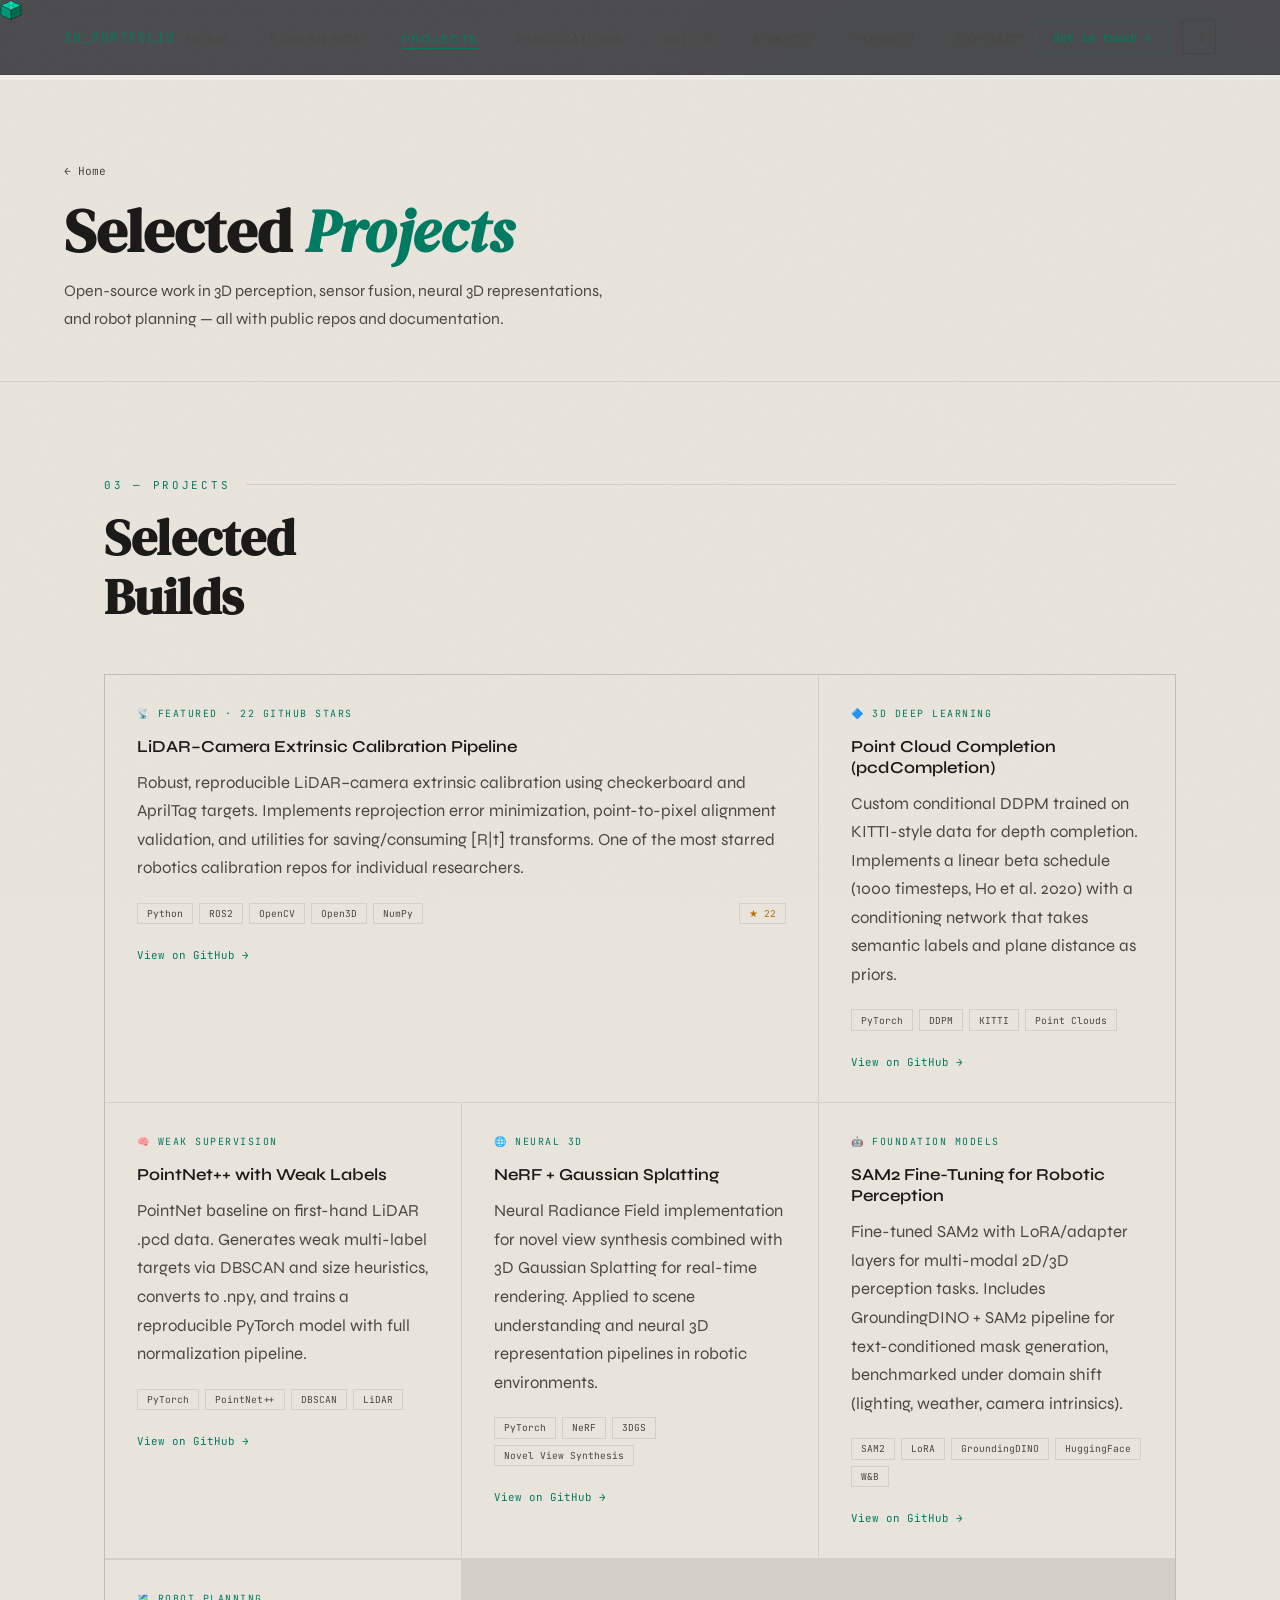
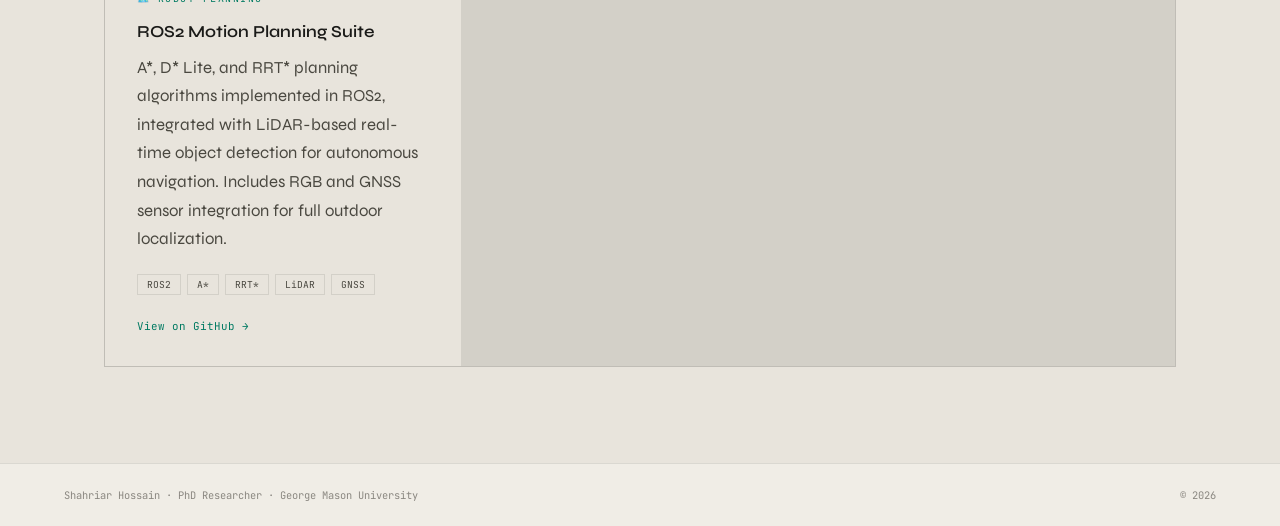
<file: projects.html>
<!DOCTYPE html>
<html lang="en">
<head>
<meta charset="UTF-8"><meta name="viewport" content="width=device-width,initial-scale=1.0">
<title>Projects — Shahriar Hossain</title>
<link rel="preconnect" href="https://fonts.googleapis.com">
<link rel="preconnect" href="https://fonts.gstatic.com" crossorigin>
<link href="https://fonts.googleapis.com/css2?family=Syne:wght@400;500;600;700;800&family=DM+Serif+Display:ital@0;1&family=JetBrains+Mono:wght@300;400;500&display=swap" rel="stylesheet">
<style>
/* ── Variables ── */
:root {
  --bg:        #07080D;
  --bg2:       #0D0F18;
  --bg3:       #131620;
  --border:    rgba(255,255,255,0.07);
  --border2:   rgba(0,212,170,0.2);
  --teal:      #00D4AA;
  --teal2:     #00FFD0;
  --amber:     #F5A623;
  --text:      #E8E8EE;
  --muted:     #7A7D8C;
  --muted2:    #4A4D5E;
  --font-head: 'Syne', sans-serif;
  --font-disp: 'DM Serif Display', serif;
  --font-mono: 'JetBrains Mono', monospace;
}

/* ── Reset ── */
*, *::before, *::after { box-sizing: border-box; margin: 0; padding: 0; }
html { scroll-behavior: smooth; }
body {
  background: var(--bg);
  color: var(--text);
  font-family: var(--font-head);
  overflow-x: hidden;
  cursor: none;
}
/* Restore pointer events on all clickable elements */
a, button, [role="button"] { cursor: none; pointer-events: auto; }

/* ── Custom cursor ── */
.cursor {
  width: 22px; height: 20px;
  position: fixed; top: 0; left: 0;
  pointer-events: none; z-index: 9999;
  will-change: transform;
}
.cursor-ring {
  width: 44px; height: 40px;
  position: fixed; top: 0; left: 0;
  pointer-events: none; z-index: 9998;
  transition: transform 0.38s cubic-bezier(0.23,1,0.32,1);
  will-change: transform;
}

/* ── Light theme ── */
body.light {
  --bg:        #F0EDE6;
  --bg2:       #E8E4DC;
  --bg3:       #DDD9D0;
  --border:    rgba(0,0,0,0.09);
  --border2:   rgba(0,140,110,0.3);
  --teal:      #007A62;
  --teal2:     #009478;
  --amber:     #B87000;
  --text:      #1A1A18;
  --muted:     #4A4840;
  --muted2:    #8A8780;
}
body.light .nav-logo { color: var(--teal); }
body.light .hero-bg-num { color: rgba(0,0,0,0.04); }
body.light .mesh {
  background:
    radial-gradient(ellipse 600px 400px at 80% 20%, rgba(0,140,110,0.06) 0%, transparent 70%),
    radial-gradient(ellipse 400px 600px at 10% 80%, rgba(80,60,200,0.04) 0%, transparent 70%),
    radial-gradient(ellipse 300px 300px at 50% 50%, rgba(180,120,0,0.03) 0%, transparent 70%);
}
body.light .stats-bar  { background: var(--bg3); }
body.light .pub-badge.q1   { background: rgba(0,122,98,0.1); color: var(--teal); border-color: rgba(0,122,98,0.25); }
body.light .pub-badge.conf { background: rgba(100,60,200,0.08); color: #6040CC; border-color: rgba(100,60,200,0.2); }
body.light .pub-badge.first{ background: rgba(0,0,0,0.05); color: var(--text); border-color: var(--border); }
body.light .tag { color: var(--muted); border-color: var(--border); }
body.light .tag:hover { border-color: var(--teal); color: var(--teal); }
body.light .skill-pill { background: var(--bg); color: var(--text); border-color: var(--border); }
body.light .skill-pill:hover { border-color: var(--teal); color: var(--teal); }
body.light .proj-chip { color: var(--muted); border-color: var(--border); }
body.light .book { background: var(--bg); }
body.light .toast { background: var(--teal); color: white; }
/* light mode cursor inherits SVG teal variable */
body.light .scroll-line { background: linear-gradient(to right, var(--teal), transparent); }
body.light .btn-primary { background: var(--teal); color: white; }
body.light .btn-primary:hover { background: var(--teal2); }
body.light .btn-outline { color: var(--teal); border-color: rgba(0,122,98,0.3); }
body.light .nav-cta { color: var(--teal); border-color: rgba(0,122,98,0.3); }
body.light .nav-cta:hover { background: var(--teal); color: white; }
body.light .working-dot { background: var(--teal); }
body.light .working-strip { background: var(--bg3); border-color: var(--border); }

/* ── Theme toggle ── */
.theme-toggle {
  background: transparent;
  border: 1px solid var(--border);
  color: var(--muted);
  font-size: 1rem;
  width: 34px; height: 34px;
  display: flex; align-items: center; justify-content: center;
  cursor: none;
  transition: border-color 0.2s, color 0.2s;
  flex-shrink: 0;
}
.theme-toggle:hover { border-color: var(--teal); color: var(--teal); }

/* ── Currently Working On strip ── */
.working-strip {
  position: relative; z-index: 1;
  background: var(--bg3);
  border-top: 1px solid var(--border2);
  border-bottom: 2px solid var(--border2);
  padding: 1.1rem 4rem;
  display: flex; align-items: center; gap: 1rem;
  overflow: hidden;
  margin-top: 62px;
}
.working-label {
  font-family: var(--font-mono); font-size: 0.72rem;
  font-weight: 600; color: var(--teal);
  letter-spacing: 0.2em; text-transform: uppercase;
  white-space: nowrap; flex-shrink: 0;
  display: flex; align-items: center; gap: 0.6rem;
}
.working-dot {
  width: 8px; height: 8px; border-radius: 50%;
  background: var(--teal);
  animation: pulse 2s infinite;
  box-shadow: 0 0 6px var(--teal);
}
@keyframes pulse {
  0%, 100% { opacity: 1; transform: scale(1); }
  50%       { opacity: 0.4; transform: scale(0.7); }
}
.working-divider {
  width: 1px; height: 18px;
  background: var(--border); flex-shrink: 0;
}
.working-text {
  font-family: var(--font-mono); font-size: 0.78rem;
  color: var(--muted); letter-spacing: 0.05em;
  white-space: nowrap;
}
.working-text em { color: var(--text); font-style: normal; font-weight: 600; }
@media (max-width: 900px) {
  .working-strip { padding: 0.7rem 1.5rem; }
  .working-text  { font-size: 0.62rem; }
}

/* ── Noise overlay ── */
body::before {
  content: '';
  position: fixed; inset: 0;
  background-image: url("data:image/svg+xml,%3Csvg viewBox='0 0 256 256' xmlns='http://www.w3.org/2000/svg'%3E%3Cfilter id='noise'%3E%3CfeTurbulence type='fractalNoise' baseFrequency='0.9' numOctaves='4' stitchTiles='stitch'/%3E%3C/filter%3E%3Crect width='100%25' height='100%25' filter='url(%23noise)' opacity='0.03'/%3E%3C/svg%3E");
  pointer-events: none;
  z-index: 9000;
  opacity: 0.4;
}

/* ── Gradient mesh bg ── */
.mesh {
  position: fixed; inset: 0; pointer-events: none; z-index: 0;
  background:
    radial-gradient(ellipse 600px 400px at 80% 20%, rgba(0,212,170,0.04) 0%, transparent 70%),
    radial-gradient(ellipse 400px 600px at 10% 80%, rgba(0,100,255,0.04) 0%, transparent 70%),
    radial-gradient(ellipse 300px 300px at 50% 50%, rgba(245,166,35,0.02) 0%, transparent 70%);
}

/* ── Nav ── */
nav {
  position: fixed; top: 0; left: 0; right: 0; z-index: 1000;
  padding: 1.25rem 4rem;
  display: flex; align-items: center; justify-content: space-between;
  backdrop-filter: blur(20px);
  background: rgba(7,8,13,0.7);
  border-bottom: 1px solid var(--border);
}
.nav-logo {
  font-family: var(--font-mono);
  font-size: 0.8rem;
  color: var(--teal);
  letter-spacing: 0.1em;
  text-decoration: none;
}
.nav-links { display: flex; gap: 2.5rem; list-style: none; }
.nav-links a {
  font-size: 0.75rem; font-weight: 500;
  color: var(--muted); text-decoration: none;
  letter-spacing: 0.12em; text-transform: uppercase;
  transition: color 0.2s;
}
.nav-links a:hover { color: var(--teal); }
.nav-cta {
  font-family: var(--font-mono);
  font-size: 0.72rem; font-weight: 500;
  color: var(--teal); text-decoration: none;
  border: 1px solid var(--border2);
  padding: 0.45rem 1.1rem;
  transition: background 0.2s, color 0.2s;
}
.nav-cta:hover { background: var(--teal); color: var(--bg); }

/* ── Hero ── */
#hero {
  min-height: calc(100vh - 86px);
  display: grid;
  grid-template-columns: 1fr 420px;
  align-items: center;
  gap: 4rem;
  padding: 0 4rem;
  position: relative;
  overflow: hidden;
}
.hero-left { display: flex; flex-direction: column; justify-content: center; }
.hero-photo-wrap {
  position: relative;
  display: flex; align-items: center; justify-content: center;
}
.hero-photo-frame {
  position: relative; width: 340px; height: 380px; flex-shrink: 0;
}
.hero-photo-frame::before {
  content: '';
  position: absolute; inset: -8px;
  border: 1px solid var(--border2);
  z-index: 0;
  clip-path: polygon(8px 0%, 100% 0%, 100% calc(100% - 8px), calc(100% - 8px) 100%, 0% 100%, 0% 8px);
}
.hero-photo-frame::after {
  content: '';
  position: absolute; bottom: -16px; left: -16px;
  width: 100px; height: 100px;
  border-bottom: 2px solid var(--teal);
  border-left: 2px solid var(--teal);
  z-index: 3;
}
.hero-photo {
  width: 100%; height: 100%;
  object-fit: cover;
  object-position: center 40%;
  position: relative; z-index: 1;
  filter: grayscale(10%);
  transition: filter 0.4s;
}
.hero-photo-frame:hover .hero-photo { filter: grayscale(0%); }
.hero-photo-tl {
  position: absolute; top: -16px; right: -16px;
  width: 100px; height: 100px;
  border-top: 2px solid var(--teal);
  border-right: 2px solid var(--teal);
  z-index: 3; pointer-events: none;
}
.hero-eyebrow {
  font-family: var(--font-mono);
  font-size: 0.72rem; font-weight: 400;
  color: var(--teal);
  letter-spacing: 0.2em; text-transform: uppercase;
  margin-bottom: 1.5rem;
  display: flex; align-items: center; gap: 1rem;
  opacity: 0; animation: fadeUp 0.8s 0.3s forwards;
}
.hero-eyebrow::before {
  content: '';
  display: block; width: 40px; height: 1px;
  background: var(--teal);
}
.hero-name {
  font-family: var(--font-disp);
  font-size: clamp(3.5rem, 8vw, 7rem);
  line-height: 1.02;
  color: var(--text);
  opacity: 0; animation: fadeUp 0.8s 0.5s forwards;
}
.hero-name em { color: var(--teal); font-style: italic; }
.hero-sub {
  margin-top: 1.5rem;
  font-size: 1.05rem; font-weight: 400;
  color: var(--muted);
  max-width: 520px; line-height: 1.7;
  opacity: 0; animation: fadeUp 0.8s 0.7s forwards;
}
.hero-tags {
  margin-top: 2rem;
  display: flex; flex-wrap: wrap; gap: 0.5rem;
  opacity: 0; animation: fadeUp 0.8s 0.9s forwards;
}
.tag {
  font-family: var(--font-mono);
  font-size: 0.68rem; font-weight: 400;
  color: var(--muted); border: 1px solid var(--border);
  padding: 0.3rem 0.75rem;
  transition: border-color 0.2s, color 0.2s;
}
.tag:hover { border-color: var(--teal); color: var(--teal); }
.hero-ctas {
  margin-top: 3rem;
  display: flex; gap: 1rem; flex-wrap: wrap;
  opacity: 0; animation: fadeUp 0.8s 1.1s forwards;
}
.btn-primary {
  font-family: var(--font-mono); font-size: 0.78rem; font-weight: 500;
  color: var(--bg); background: var(--teal);
  padding: 0.8rem 2rem; text-decoration: none;
  transition: background 0.2s, transform 0.15s;
  display: inline-block;
}
.btn-primary:hover { background: var(--teal2); transform: translateY(-1px); }
.btn-outline {
  font-family: var(--font-mono); font-size: 0.78rem; font-weight: 500;
  color: var(--teal); border: 1px solid var(--border2);
  padding: 0.8rem 2rem; text-decoration: none;
  transition: background 0.2s, transform 0.15s;
  display: inline-block;
}
.btn-outline:hover { background: rgba(0,212,170,0.08); transform: translateY(-1px); }

/* big background number */
.hero-bg-num {
  position: absolute; right: 4rem; top: 50%;
  transform: translateY(-50%);
  font-family: var(--font-disp);
  font-size: clamp(200px, 25vw, 380px);
  color: rgba(255,255,255,0.02);
  line-height: 1; pointer-events: none;
  user-select: none;
}

/* scroll indicator */
.scroll-hint {
  position: absolute; bottom: 2.5rem; left: 4rem;
  display: flex; align-items: center; gap: 0.75rem;
  font-family: var(--font-mono); font-size: 0.65rem;
  color: var(--muted2); letter-spacing: 0.15em;
  animation: fadeUp 0.8s 1.4s forwards; opacity: 0;
}
.scroll-line {
  width: 40px; height: 1px;
  background: linear-gradient(to right, var(--teal), transparent);
  animation: scrollLine 2s 2s infinite;
}
@keyframes scrollLine {
  0%,100% { transform: scaleX(1); opacity: 1; }
  50% { transform: scaleX(0.4); opacity: 0.4; }
}

.stat-link {
  text-decoration: none;
  display: flex; flex-direction: column; align-items: center;
  width: 100%;
}
.stat-link .stat-num { transition: color 0.2s; }
.stat-link .stat-label { transition: color 0.2s; }
.stat-link:hover .stat-num { color: var(--teal2); }
.stat-link:hover .stat-label { color: var(--teal); }

/* ── Stats bar ── */
.stats-bar {
  position: relative; z-index: 1;
  display: grid; grid-template-columns: repeat(4,1fr);
  border-top: 1px solid var(--border);
  border-bottom: 1px solid var(--border);
  background: var(--bg2);
}
.stat {
  padding: 2rem; text-align: center;
  border-right: 1px solid var(--border);
  transition: background 0.2s;
}
.stat:last-child { border-right: none; }
.stat:hover { background: var(--bg3); }
.stat-num {
  font-family: var(--font-disp);
  font-size: 2.6rem; color: var(--teal);
  line-height: 1;
}
.stat-label {
  font-family: var(--font-mono);
  font-size: 0.65rem; color: var(--muted);
  letter-spacing: 0.15em; text-transform: uppercase;
  margin-top: 0.4rem;
}

/* ── Sections ── */
section { position: relative; z-index: 1; }
.sec-wrap { max-width: 1200px; margin: 0 auto; padding: 6rem 4rem; }
.sec-label {
  font-family: var(--font-mono);
  font-size: 0.68rem; font-weight: 400;
  color: var(--teal); letter-spacing: 0.25em;
  text-transform: uppercase;
  display: flex; align-items: center; gap: 1rem;
  margin-bottom: 1rem;
}
.sec-label::after {
  content: ''; flex: 1; height: 1px;
  background: var(--border);
}
.sec-title {
  font-family: var(--font-disp);
  font-size: clamp(2rem, 4vw, 3.2rem);
  color: var(--text); line-height: 1.15;
  margin-bottom: 3rem;
}


.about-grid {
  display: grid; grid-template-columns: 1.2fr 1fr; gap: 5rem;
  align-items: start;
}
.about-text p {
  font-size: 1.05rem; color: var(--muted); line-height: 1.85;
  margin-bottom: 1.25rem;
}
.about-text p strong { color: var(--text); font-weight: 500; }
.about-text p em { color: var(--teal); font-style: normal; }
.about-sidebar { display: flex; flex-direction: column; gap: 1.5rem; }
.info-row {
  display: flex; flex-direction: column; gap: 0.25rem;
  padding-bottom: 1.25rem;
  border-bottom: 1px solid var(--border);
}
.info-row:last-child { border-bottom: none; }
.info-label {
  font-family: var(--font-mono); font-size: 0.6rem;
  color: var(--muted2); letter-spacing: 0.2em; text-transform: uppercase;
}
.info-val { font-size: 0.92rem; color: var(--text); font-weight: 500; }
.info-val a { color: var(--teal); text-decoration: none; }
.info-val a:hover { text-decoration: underline; }

/* ── Experience ── */
#experience { background: var(--bg); }
.exp-list { display: flex; flex-direction: column; gap: 0; }
.exp-item {
  display: grid; grid-template-columns: 220px 1fr;
  gap: 0 3rem;
  padding: 2.5rem 0;
  border-bottom: 1px solid var(--border);
  transition: background 0.2s;
  position: relative;
}
.exp-item:first-child { border-top: 1px solid var(--border); }
.exp-item::before {
  content: '';
  position: absolute; left: -4rem; top: 0; bottom: 0; width: 2px;
  background: transparent;
  transition: background 0.3s;
}
.exp-item:hover::before { background: var(--teal); }
.exp-item:hover { background: rgba(0,212,170,0.02); padding-left: 0.5rem; }
.exp-date {
  font-family: var(--font-mono); font-size: 0.72rem;
  color: var(--muted2); padding-top: 0.3rem; line-height: 1.6;
}
.exp-role { font-size: 1.05rem; font-weight: 600; color: var(--text); margin-bottom: 0.2rem; }
.exp-org {
  font-family: var(--font-mono); font-size: 0.72rem;
  color: var(--teal); margin-bottom: 1rem;
  letter-spacing: 0.05em;
}
.exp-bullets { list-style: none; display: flex; flex-direction: column; gap: 0.5rem; }
.exp-bullets li {
  font-size: 1.05rem; color: var(--muted); line-height: 1.65;
  display: flex; gap: 0.75rem; align-items: flex-start;
}
.exp-bullets li::before {
  content: '→'; color: var(--teal); flex-shrink: 0;
  font-family: var(--font-mono); font-size: 0.75rem; margin-top: 0.15rem;
}

/* ── Projects ── */
#projects { background: var(--bg2); }
.projects-grid {
  display: grid; grid-template-columns: repeat(auto-fill, minmax(340px,1fr));
  gap: 1.5px;
  background: var(--border);
  border: 1px solid var(--border);
}
.proj-card {
  background: var(--bg2);
  padding: 2rem;
  transition: background 0.2s;
  position: relative; overflow: hidden;
}
.proj-card::after {
  content: '';
  position: absolute; bottom: 0; left: 0; right: 0; height: 2px;
  background: linear-gradient(to right, var(--teal), transparent);
  transform: scaleX(0); transform-origin: left;
  transition: transform 0.3s;
}
.proj-card:hover { background: var(--bg3); }
.proj-card:hover::after { transform: scaleX(1); }
.proj-card.featured { grid-column: span 2; }
.proj-tag {
  font-family: var(--font-mono); font-size: 0.62rem;
  color: var(--teal); letter-spacing: 0.15em; text-transform: uppercase;
  margin-bottom: 1rem;
}
.proj-title { font-size: 1.05rem; font-weight: 600; color: var(--text); margin-bottom: 0.75rem; }
.proj-desc { font-size: 1.05rem; color: var(--muted); line-height: 1.7; margin-bottom: 1.25rem; }
.proj-meta { display: flex; flex-wrap: wrap; gap: 0.4rem; margin-bottom: 1.25rem; }
.proj-chip {
  font-family: var(--font-mono); font-size: 0.6rem;
  color: var(--muted2); border: 1px solid var(--border);
  padding: 0.2rem 0.55rem;
}
.proj-link {
  font-family: var(--font-mono); font-size: 0.68rem;
  color: var(--teal); text-decoration: none;
  display: inline-flex; align-items: center; gap: 0.4rem;
  transition: gap 0.2s;
}
.proj-link:hover { gap: 0.7rem; }
.proj-stars {
  font-family: var(--font-mono); font-size: 0.68rem;
  color: var(--amber); margin-left: auto;
}

/* ── Publications ── */
#publications { background: var(--bg); }
.pub-list { display: flex; flex-direction: column; gap: 0; }
.pub-item {
  display: grid; grid-template-columns: 80px 1fr;
  gap: 0 2rem;
  padding: 1.75rem 0;
  border-bottom: 1px solid var(--border);
  align-items: start;
}
.pub-item:first-child { border-top: 1px solid var(--border); }
.pub-year {
  font-family: var(--font-mono); font-size: 0.72rem;
  color: var(--muted2); padding-top: 0.2rem;
}
.pub-content {}
.pub-badge {
  display: inline-block;
  font-family: var(--font-mono); font-size: 0.58rem; font-weight: 500;
  padding: 0.18rem 0.55rem; margin-bottom: 0.5rem;
  letter-spacing: 0.1em; text-transform: uppercase;
}
.pub-badge.q1 { background: rgba(0,212,170,0.12); color: var(--teal); border: 1px solid rgba(0,212,170,0.25); }
.pub-badge.q2 { background: rgba(245,166,35,0.1); color: var(--amber); border: 1px solid rgba(245,166,35,0.25); }
.pub-badge.conf { background: rgba(150,100,255,0.1); color: #B088FF; border: 1px solid rgba(150,100,255,0.25); }
.pub-badge.first { background: rgba(255,255,255,0.06); color: var(--text); border: 1px solid var(--border); }
.pub-title {
  font-size: 0.95rem; font-weight: 500; color: var(--text);
  line-height: 1.5; margin-bottom: 0.4rem;
}
.pub-venue { font-family: var(--font-mono); font-size: 0.7rem; color: var(--muted); }

/* ── Skills ── */
#skills { background: var(--bg2); }
.skills-grid {
  display: grid; grid-template-columns: repeat(auto-fill, minmax(280px, 1fr));
  gap: 1px; background: var(--border);
  border: 1px solid var(--border);
}
.skill-group {
  background: var(--bg2); padding: 1.75rem;
  transition: background 0.2s;
}
.skill-group:hover { background: var(--bg3); }
.skill-group-title {
  font-family: var(--font-mono); font-size: 0.65rem;
  color: var(--teal); letter-spacing: 0.2em; text-transform: uppercase;
  margin-bottom: 1rem;
}
.skill-items { display: flex; flex-wrap: wrap; gap: 0.4rem; }
.skill-pill {
  font-family: var(--font-mono); font-size: 0.68rem;
  color: var(--text); background: var(--bg3);
  border: 1px solid var(--border);
  padding: 0.3rem 0.7rem;
  transition: border-color 0.2s, color 0.2s;
}
.skill-pill:hover { border-color: var(--teal); color: var(--teal); }

/* ── Book cover image ── */
.book-cover-wrap {
  width: 64px; height: 90px;
  flex-shrink: 0;
  overflow: hidden;
  border: 1px solid var(--border);
  background: var(--bg2);
}
.book-cover-img {
  width: 100%; height: 100%;
  object-fit: cover;
  display: block;
}
.book-cover-fallback {
  width: 100%; height: 100%;
  display: flex; align-items: center; justify-content: center;
  font-family: var(--font-mono); font-size: 0.55rem;
  color: var(--muted2); text-align: center;
  padding: 4px; line-height: 1.4;
  background: var(--bg3);
}
.book-inner {
  display: flex; gap: 0.85rem; align-items: flex-start;
}
.book-text { flex: 1; min-width: 0; }

/* ── Hobbies ── */
#hobbies { background: var(--bg2); }
.hobbies-grid {
  display: grid;
  grid-template-columns: 1fr 2fr;
  gap: 1.5px;
  background: var(--border);
  border: 1px solid var(--border);
}
.hobby-card {
  background: var(--bg2);
  padding: 2rem;
  transition: background 0.2s;
}
.hobby-card:hover { background: var(--bg3); }
.hobby-card--wide { background: var(--bg2); }
.hobby-icon { font-size: 1.8rem; margin-bottom: 0.75rem; }
.hobby-title {
  font-size: 1rem; font-weight: 600;
  color: var(--text); margin-bottom: 0.6rem;
}
.hobby-body {
  font-size: 0.9rem; color: var(--muted); line-height: 1.7;
}
.book-shelf {
  display: grid;
  grid-template-columns: repeat(3, 1fr);
  gap: 1rem;
  margin-top: 1.25rem;
}
.book {
  background: var(--bg3);
  border: 1px solid var(--border);
  padding: 1rem;
  transition: border-color 0.2s;
}
.book:hover { border-color: var(--teal); }
.book-status {
  font-family: var(--font-mono);
  font-size: 0.6rem; font-weight: 500;
  letter-spacing: 0.12em; text-transform: uppercase;
  padding: 0.18rem 0.6rem;
  display: inline-block; margin-bottom: 0.6rem;
}
.book-status--done  { background: rgba(0,212,170,0.12); color: var(--teal); border: 1px solid rgba(0,212,170,0.25); }
.book-status--reading { background: rgba(245,166,35,0.1); color: var(--amber); border: 1px solid rgba(245,166,35,0.25); }
.book-title {
  font-size: 0.9rem; font-weight: 600;
  color: var(--text); margin-bottom: 0.2rem; line-height: 1.3;
}
.book-author {
  font-family: var(--font-mono); font-size: 0.65rem;
  color: var(--teal); margin-bottom: 0.6rem;
}
.book-desc {
  font-size: 0.8rem; color: var(--muted); line-height: 1.6;
}
@media (max-width: 900px) {
  .hobbies-grid { grid-template-columns: 1fr; }
  .book-shelf { grid-template-columns: 1fr; }
}

/* ── Awards ── */
#awards { background: var(--bg); }
.awards-list { display: grid; grid-template-columns: repeat(3,1fr); gap: 1.5px; background: var(--border); border: 1px solid var(--border); }
.award-card {
  background: var(--bg); padding: 2rem;
  transition: background 0.2s;
}
.award-card:hover { background: var(--bg3); }
.award-icon { font-size: 1.5rem; margin-bottom: 1rem; }
.award-title { font-size: 0.95rem; font-weight: 600; color: var(--text); margin-bottom: 0.4rem; }
.award-org { font-family: var(--font-mono); font-size: 0.7rem; color: var(--muted); }

/* ── Contact ── */
#contact {
  background: var(--bg2);
  text-align: center;
}
/* Reset button to match anchor contact-link style */
button.contact-link {
  background: transparent;
  border: 1px solid var(--border);
  font-family: var(--font-head);
  color: var(--muted);
  overflow: visible;
}
#contact .sec-wrap {
  display: flex; flex-direction: column; align-items: center;
}
.contact-super {
  font-family: var(--font-disp); font-style: italic;
  font-size: clamp(1rem, 2vw, 1.3rem);
  color: var(--muted); margin-bottom: 0.75rem;
}
.contact-title {
  font-family: var(--font-disp);
  font-size: clamp(2.5rem, 5vw, 4rem);
  color: var(--text); line-height: 1.1; margin-bottom: 2rem;
}
.contact-title em { color: var(--teal); font-style: italic; }
.contact-links {
  display: flex; gap: 2rem; flex-wrap: wrap;
  justify-content: center; margin-top: 1rem;
}
.contact-link {
  font-family: var(--font-mono); font-size: 0.75rem;
  color: var(--muted); text-decoration: none;
  display: flex; flex-direction: column; align-items: center; gap: 0.4rem;
  padding: 1.5rem 2rem;
  border: 1px solid var(--border);
  transition: border-color 0.2s, color 0.2s, background 0.2s;
  min-width: 130px;
}
.contact-link:hover {
  border-color: var(--teal); color: var(--teal);
  background: rgba(0,212,170,0.05);
}
.contact-link-icon { font-size: 1.4rem; }
.contact-link-label { letter-spacing: 0.15em; text-transform: uppercase; font-size: 0.62rem; }

/* ── Click hint tooltip on email ── */
.click-hint {
  position: absolute;
  bottom: calc(100% + 12px);
  left: 50%; transform: translateX(-50%);
  background: var(--teal);
  color: var(--bg);
  font-family: var(--font-mono);
  font-size: 0.65rem; font-weight: 600;
  letter-spacing: 0.12em; text-transform: uppercase;
  padding: 0.35rem 0.9rem;
  white-space: nowrap;
  pointer-events: none;
  opacity: 0;
  z-index: 9999;
  transition: opacity 0.25s ease;
}
.click-hint::after {
  content: '';
  position: absolute; top: 100%; left: 50%;
  transform: translateX(-50%);
  border: 5px solid transparent;
  border-top-color: var(--teal);
}
.click-hint.visible { opacity: 1; }
#email-btn { position: relative; }

/* ── Toast notification ── */
.toast {
  position: fixed; bottom: 2rem; left: 50%;
  transform: translateX(-50%) translateY(20px);
  background: var(--teal); color: var(--bg);
  font-family: var(--font-mono); font-size: 0.72rem;
  font-weight: 500; letter-spacing: 0.1em;
  padding: 0.65rem 1.5rem;
  opacity: 0; pointer-events: none;
  transition: opacity 0.25s, transform 0.25s;
  z-index: 9999;
}
.toast.show {
  opacity: 1;
  transform: translateX(-50%) translateY(0);
}

/* ── Footer ── */
footer {
  background: var(--bg);
  border-top: 1px solid var(--border);
  padding: 1.5rem 4rem;
  display: flex; justify-content: space-between; align-items: center;
  position: relative; z-index: 1;
}
.footer-left { font-family: var(--font-mono); font-size: 0.65rem; color: var(--muted2); }
.footer-right { font-family: var(--font-mono); font-size: 0.65rem; color: var(--muted2); }

/* ── Animations ── */
@keyframes fadeUp {
  from { opacity: 0; transform: translateY(20px); }
  to   { opacity: 1; transform: translateY(0); }
}
.reveal {
  opacity: 0; transform: translateY(24px);
  transition: opacity 0.7s ease, transform 0.7s ease;
}
.reveal.visible { opacity: 1; transform: none; }

/* ── Responsive ── */
@media (max-width: 900px) {
  nav { padding: 1rem 1.5rem; }
  .nav-links { display: none; }
  #hero { padding: 6rem 1.5rem 2rem; grid-template-columns: 1fr; }
  .hero-photo-wrap { display: none; }
  .sec-wrap { padding: 4rem 1.5rem; }
  .stats-bar { grid-template-columns: repeat(2,1fr); }
  .about-grid { grid-template-columns: 1fr; gap: 3rem; }
  .exp-item { grid-template-columns: 1fr; gap: 0.5rem; }
  .proj-card.featured { grid-column: span 1; }
  .pub-item { grid-template-columns: 60px 1fr; gap: 0 1rem; }
  .awards-list { grid-template-columns: 1fr; }
  footer { flex-direction: column; gap: 0.5rem; text-align: center; }
  .hero-bg-num { display: none; }
}

.page-main { padding-top: 80px; min-height: 100vh; position: relative; z-index: 1; }
.page-hero { background: var(--bg2); border-bottom: 1px solid var(--border); padding: 5rem 4rem 3rem; }
.page-hero .back-link { font-family:var(--font-mono); font-size:0.7rem; color:var(--muted); text-decoration:none; display:inline-flex; align-items:center; gap:0.5rem; margin-bottom:1.25rem; transition:color 0.2s; }
.page-hero .back-link:hover { color:var(--teal); }
.page-hero h1 { font-family:var(--font-disp); font-size:clamp(2.2rem,5vw,3.8rem); color:var(--text); line-height:1.1; margin-bottom:0.75rem; }
.page-hero h1 em { color:var(--teal); font-style:italic; }
.page-hero p { font-size:1rem; color:var(--muted); max-width:560px; line-height:1.75; }
@media (max-width:900px) { .page-hero{padding:4rem 1.5rem 2rem;} .page-main .sec-wrap{padding:3rem 1.5rem;} }
</style>
</head>
<body>
<div class="cursor" id="cursor"></div>
<div class="cursor-ring" id="cursorRing"></div>
<div class="mesh"></div>
<nav>
  <a href="index.html" class="nav-logo">SH_PORTFOLIO</a>
  <ul class="nav-links">
    <li><a href="index.html">Home</a></li>
    <li><a href="experience.html">Experience</a></li>
    <li><a href="projects.html"style="color:var(--teal)">Projects</a></li>
    <li><a href="publications.html">Publications</a></li>
    <li><a href="skills.html">Skills</a></li>
    <li><a href="awards.html">Awards</a></li>
    <li><a href="hobbies.html">Hobbies</a></li>
    <li><a href="contact.html">Contact</a></li>
  </ul>
  <div style="display:flex;align-items:center;gap:0.75rem;">
    <a href="contact.html" class="nav-cta">Get in touch →</a>
    <button class="theme-toggle" id="themeToggle" title="Toggle theme">☀</button>
  </div>
</nav>

<div class="page-main">
  <div class="page-hero">
    <a href="index.html" class="back-link">← Home</a>
    <h1>Selected <em>Projects</em></h1>
    <p>Open-source work in 3D perception, sensor fusion, neural 3D representations, and robot planning — all with public repos and documentation.</p>
  </div>
  <section id="projects">
  <div class="sec-wrap">
    <div class="sec-label">03 — Projects</div>
    <h2 class="sec-title reveal">Selected<br>Builds</h2>
    <div class="projects-grid">
      <div class="proj-card featured reveal">
        <div class="proj-tag">📡 Featured · 22 GitHub Stars</div>
        <div class="proj-title">LiDAR–Camera Extrinsic Calibration Pipeline</div>
        <div class="proj-desc">Robust, reproducible LiDAR–camera extrinsic calibration using checkerboard and AprilTag targets. Implements reprojection error minimization, point-to-pixel alignment validation, and utilities for saving/consuming [R|t] transforms. One of the most starred robotics calibration repos for individual researchers.</div>
        <div class="proj-meta">
          <span class="proj-chip">Python</span>
          <span class="proj-chip">ROS2</span>
          <span class="proj-chip">OpenCV</span>
          <span class="proj-chip">Open3D</span>
          <span class="proj-chip">NumPy</span>
          <span class="proj-chip" style="margin-left:auto;color:var(--amber);">★ 22</span>
        </div>
        <a href="https://github.com/purpleLightningG/LiDAR-Camera-Calibration" target="_blank" class="proj-link">View on GitHub →</a>
      </div>
      <div class="proj-card reveal">
        <div class="proj-tag">🔷 3D Deep Learning</div>
        <div class="proj-title">Point Cloud Completion (pcdCompletion)</div>
        <div class="proj-desc">Custom conditional DDPM trained on KITTI-style data for depth completion. Implements a linear beta schedule (1000 timesteps, Ho et al. 2020) with a conditioning network that takes semantic labels and plane distance as priors.</div>
        <div class="proj-meta">
          <span class="proj-chip">PyTorch</span>
          <span class="proj-chip">DDPM</span>
          <span class="proj-chip">KITTI</span>
          <span class="proj-chip">Point Clouds</span>
        </div>
        <a href="https://github.com/purpleLightningG/pcdCompletion" target="_blank" class="proj-link">View on GitHub →</a>
      </div>
      <div class="proj-card reveal">
        <div class="proj-tag">🧠 Weak Supervision</div>
        <div class="proj-title">PointNet++ with Weak Labels</div>
        <div class="proj-desc">PointNet baseline on first-hand LiDAR .pcd data. Generates weak multi-label targets via DBSCAN and size heuristics, converts to .npy, and trains a reproducible PyTorch model with full normalization pipeline.</div>
        <div class="proj-meta">
          <span class="proj-chip">PyTorch</span>
          <span class="proj-chip">PointNet++</span>
          <span class="proj-chip">DBSCAN</span>
          <span class="proj-chip">LiDAR</span>
        </div>
        <a href="https://github.com/purpleLightningG/pointnet-weaklabels-pcd" target="_blank" class="proj-link">View on GitHub →</a>
      </div>
      <div class="proj-card reveal">
        <div class="proj-tag">🌐 Neural 3D</div>
        <div class="proj-title">NeRF + Gaussian Splatting</div>
        <div class="proj-desc">Neural Radiance Field implementation for novel view synthesis combined with 3D Gaussian Splatting for real-time rendering. Applied to scene understanding and neural 3D representation pipelines in robotic environments.</div>
        <div class="proj-meta">
          <span class="proj-chip">PyTorch</span>
          <span class="proj-chip">NeRF</span>
          <span class="proj-chip">3DGS</span>
          <span class="proj-chip">Novel View Synthesis</span>
        </div>
        <a href="https://github.com/purpleLightningG/NeRF-GaussianSplatting" target="_blank" class="proj-link">View on GitHub →</a>
      </div>
      <div class="proj-card reveal">
        <div class="proj-tag">🤖 Foundation Models</div>
        <div class="proj-title">SAM2 Fine-Tuning for Robotic Perception</div>
        <div class="proj-desc">Fine-tuned SAM2 with LoRA/adapter layers for multi-modal 2D/3D perception tasks. Includes GroundingDINO + SAM2 pipeline for text-conditioned mask generation, benchmarked under domain shift (lighting, weather, camera intrinsics).</div>
        <div class="proj-meta">
          <span class="proj-chip">SAM2</span>
          <span class="proj-chip">LoRA</span>
          <span class="proj-chip">GroundingDINO</span>
          <span class="proj-chip">HuggingFace</span>
          <span class="proj-chip">W&amp;B</span>
        </div>
        <a href="https://github.com/purpleLightningG/SAM2-robotic-perception" target="_blank" class="proj-link">View on GitHub →</a>
      </div>
      <div class="proj-card reveal">
        <div class="proj-tag">🗺️ Robot Planning</div>
        <div class="proj-title">ROS2 Motion Planning Suite</div>
        <div class="proj-desc">A*, D* Lite, and RRT* planning algorithms implemented in ROS2, integrated with LiDAR-based real-time object detection for autonomous navigation. Includes RGB and GNSS sensor integration for full outdoor localization.</div>
        <div class="proj-meta">
          <span class="proj-chip">ROS2</span>
          <span class="proj-chip">A*</span>
          <span class="proj-chip">RRT*</span>
          <span class="proj-chip">LiDAR</span>
          <span class="proj-chip">GNSS</span>
        </div>
        <a href="https://github.com/purpleLightningG/ros2-motion-planning" target="_blank" class="proj-link">View on GitHub →</a>
      </div>
    </div>
  </div>
</section>
</div>
<footer>
  <span class="footer-left">Shahriar Hossain · PhD Researcher · George Mason University</span>
  <span class="footer-right" id="footer-year"></span>
</footer>
<div class="toast" id="toast">mail copied</div>
<script>
const cursor=document.getElementById('cursor'),ring=document.getElementById('cursorRing');
let mx=0,my=0,rx=0,ry=0;
cursor.innerHTML=`<svg width="22" height="20" viewBox="0 0 22 20" xmlns="http://www.w3.org/2000/svg"><polygon points="11,1 21,5.5 11,10 1,5.5" fill="#00D4AA"/><polygon points="1,5.5 11,10 11,19.5 1,15" fill="#009E7E"/><polygon points="11,10 21,5.5 21,15 11,19.5" fill="#007055"/><line x1="6" y1="3.25" x2="16" y2="7.75" stroke="rgba(0,0,0,0.25)" stroke-width="0.6"/><line x1="16" y1="3.25" x2="6" y2="7.75" stroke="rgba(0,0,0,0.25)" stroke-width="0.6"/><line x1="1" y1="10.25" x2="11" y2="14.75" stroke="rgba(0,0,0,0.22)" stroke-width="0.6"/><line x1="6" y1="7.75" x2="6" y2="17.25" stroke="rgba(0,0,0,0.22)" stroke-width="0.6"/><line x1="11" y1="14.75" x2="21" y2="10.25" stroke="rgba(0,0,0,0.22)" stroke-width="0.6"/><line x1="16" y1="7.75" x2="16" y2="17.25" stroke="rgba(0,0,0,0.22)" stroke-width="0.6"/><polygon points="11,1 21,5.5 11,10 1,5.5" fill="none" stroke="rgba(0,0,0,0.5)" stroke-width="0.7" stroke-linejoin="round"/><polygon points="1,5.5 11,10 11,19.5 1,15" fill="none" stroke="rgba(0,0,0,0.5)" stroke-width="0.7" stroke-linejoin="round"/><polygon points="11,10 21,5.5 21,15 11,19.5" fill="none" stroke="rgba(0,0,0,0.5)" stroke-width="0.7" stroke-linejoin="round"/><line x1="11" y1="1" x2="11" y2="10" stroke="rgba(255,255,255,0.35)" stroke-width="0.8"/><line x1="11" y1="10" x2="1" y2="5.5" stroke="rgba(255,255,255,0.18)" stroke-width="0.6"/><line x1="11" y1="10" x2="21" y2="5.5" stroke="rgba(255,255,255,0.18)" stroke-width="0.6"/></svg>`;
ring.innerHTML=`<svg width="44" height="40" viewBox="0 0 44 40" xmlns="http://www.w3.org/2000/svg"><polygon points="22,2 42,11 22,20 2,11" fill="rgba(0,212,170,0.04)" stroke="rgba(0,212,170,0.5)" stroke-width="1" stroke-linejoin="round"/><polygon points="2,11 22,20 22,39 2,30" fill="rgba(0,158,126,0.04)" stroke="rgba(0,158,126,0.38)" stroke-width="1" stroke-linejoin="round"/><polygon points="22,20 42,11 42,30 22,39" fill="rgba(0,112,85,0.04)" stroke="rgba(0,112,85,0.38)" stroke-width="1" stroke-linejoin="round"/><line x1="12" y1="6.5" x2="32" y2="15.5" stroke="rgba(0,212,170,0.2)" stroke-width="0.7"/><line x1="32" y1="6.5" x2="12" y2="15.5" stroke="rgba(0,212,170,0.2)" stroke-width="0.7"/><line x1="2" y1="20.5" x2="22" y2="29.5" stroke="rgba(0,158,126,0.18)" stroke-width="0.7"/><line x1="12" y1="15.5" x2="12" y2="34.5" stroke="rgba(0,158,126,0.18)" stroke-width="0.7"/><line x1="22" y1="29.5" x2="42" y2="20.5" stroke="rgba(0,112,85,0.18)" stroke-width="0.7"/><line x1="32" y1="15.5" x2="32" y2="34.5" stroke="rgba(0,112,85,0.18)" stroke-width="0.7"/><line x1="22" y1="2" x2="22" y2="20" stroke="rgba(0,212,170,0.3)" stroke-width="0.8"/><line x1="22" y1="20" x2="2" y2="11" stroke="rgba(0,212,170,0.22)" stroke-width="0.6"/><line x1="22" y1="20" x2="42" y2="11" stroke="rgba(0,212,170,0.22)" stroke-width="0.6"/><line x1="22" y1="20" x2="22" y2="39" stroke="rgba(0,158,126,0.22)" stroke-width="0.6"/></svg>`;
document.addEventListener('mousemove',e=>{mx=e.clientX;my=e.clientY;cursor.style.transform=`translate(${mx-11}px,${my-10}px)`;});
function animRing(){rx+=(mx-rx)*0.1;ry+=(my-ry)*0.1;ring.style.transform=`translate(${rx-22}px,${ry-20}px)`;requestAnimationFrame(animRing);}
animRing();
document.querySelectorAll('a,button,.proj-card,.exp-item,.stat,.pub-item,.book,.award-card,.hobby-card').forEach(el=>{
  el.addEventListener('mouseenter',()=>{ring.style.transition='transform 0.2s cubic-bezier(0.23,1,0.32,1)';ring.style.transform=`translate(${rx-22}px,${ry-20}px) scale(1.4)`;});
  el.addEventListener('mouseleave',()=>{ring.style.transition='transform 0.38s cubic-bezier(0.23,1,0.32,1)';});
});

const themeBtn=document.getElementById('themeToggle');
const saved=localStorage.getItem('theme');
if(saved!=='dark'){document.body.classList.add('light');themeBtn.textContent='☽';}
themeBtn.addEventListener('click',()=>{const isLight=document.body.classList.toggle('light');themeBtn.textContent=isLight?'☽':'☀';localStorage.setItem('theme',isLight?'light':'dark');});
const revealEls=document.querySelectorAll('.reveal');
const io=new IntersectionObserver((entries)=>{entries.forEach((e,i)=>{if(e.isIntersecting)setTimeout(()=>e.target.classList.add('visible'),i*60);});},{threshold:0.1});
revealEls.forEach(el=>io.observe(el));
document.getElementById('footer-year').textContent='© '+new Date().getFullYear();
const currentPage=window.location.pathname.split('/').pop()||'index.html';
document.querySelectorAll('.nav-links a').forEach(a=>{if(a.getAttribute('href')===currentPage){a.style.color='var(--teal)';a.style.borderBottom='1px solid var(--teal)';a.style.paddingBottom='2px';}});
</script>
<script data-goatcounter="https://shahriar-hossain.goatcounter.com/count" async src="//gc.zgo.at/count.js"></script>
</body>
</html>
</file>
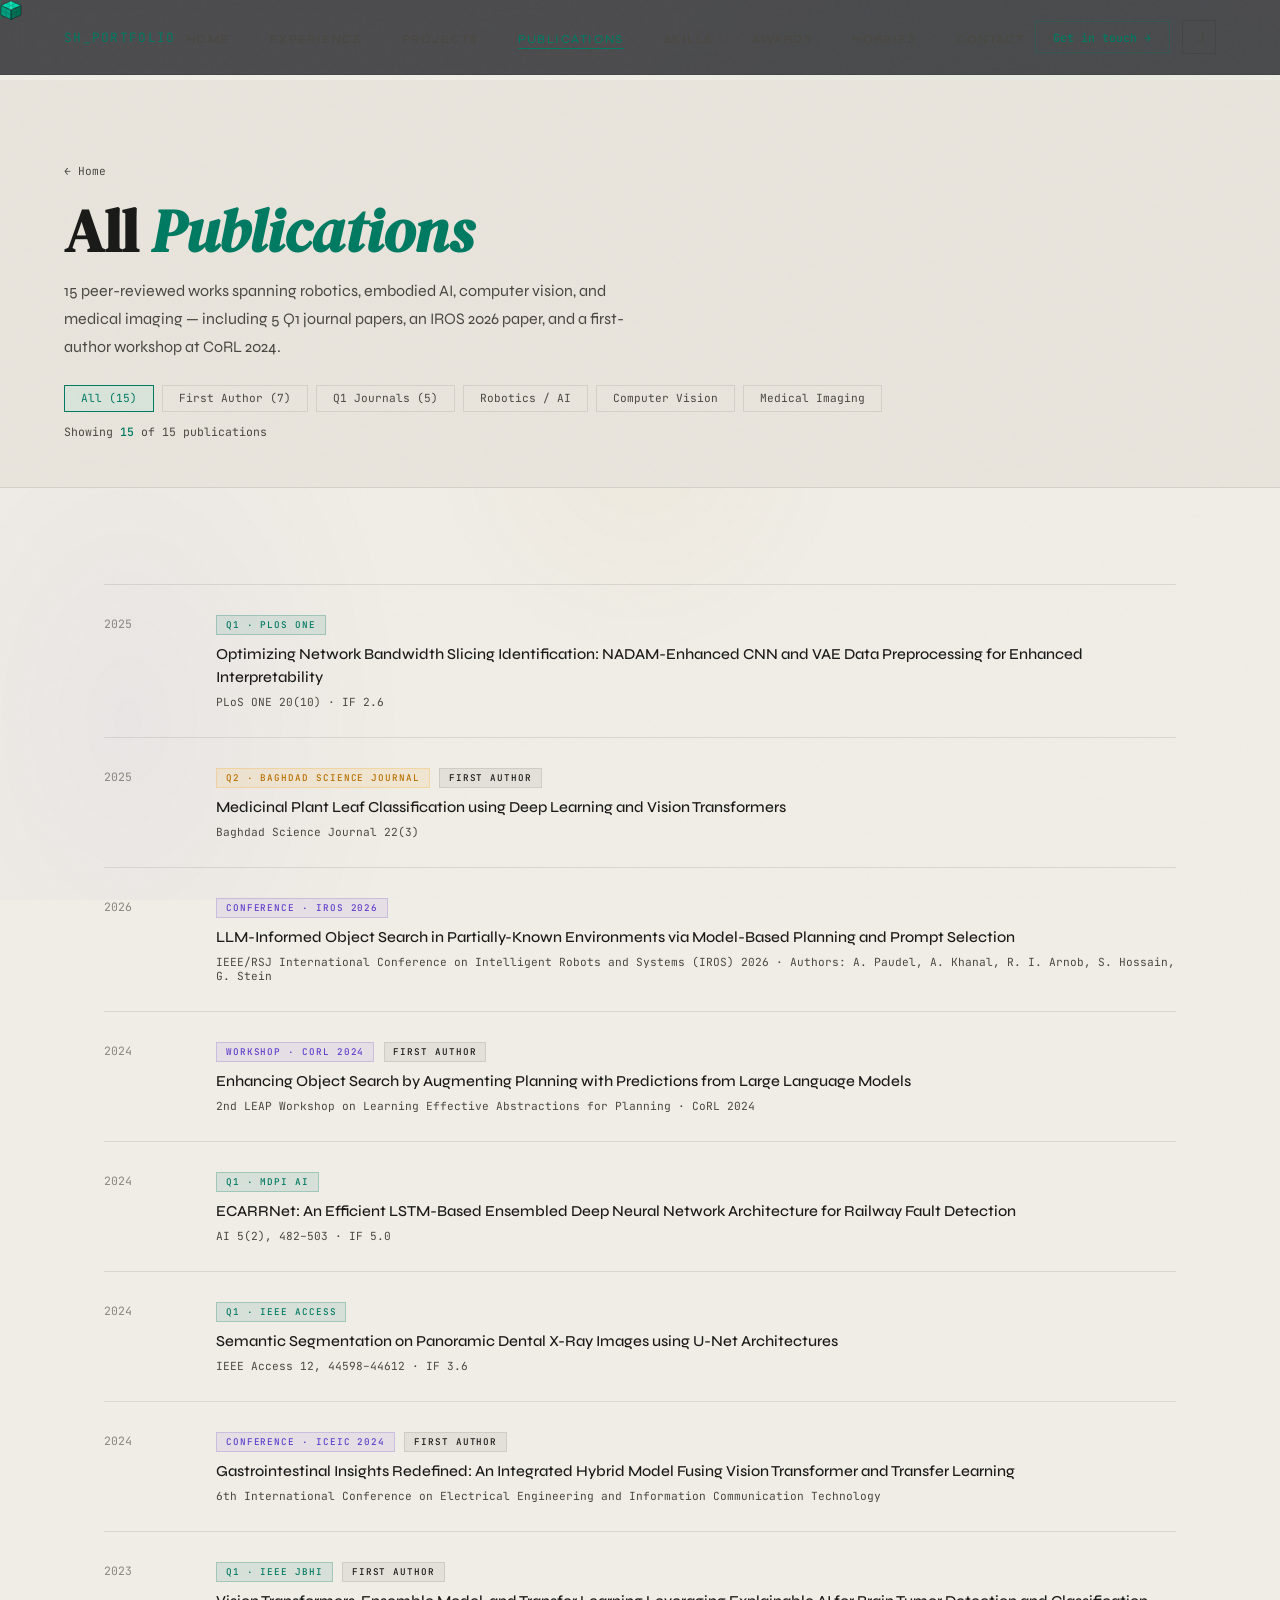
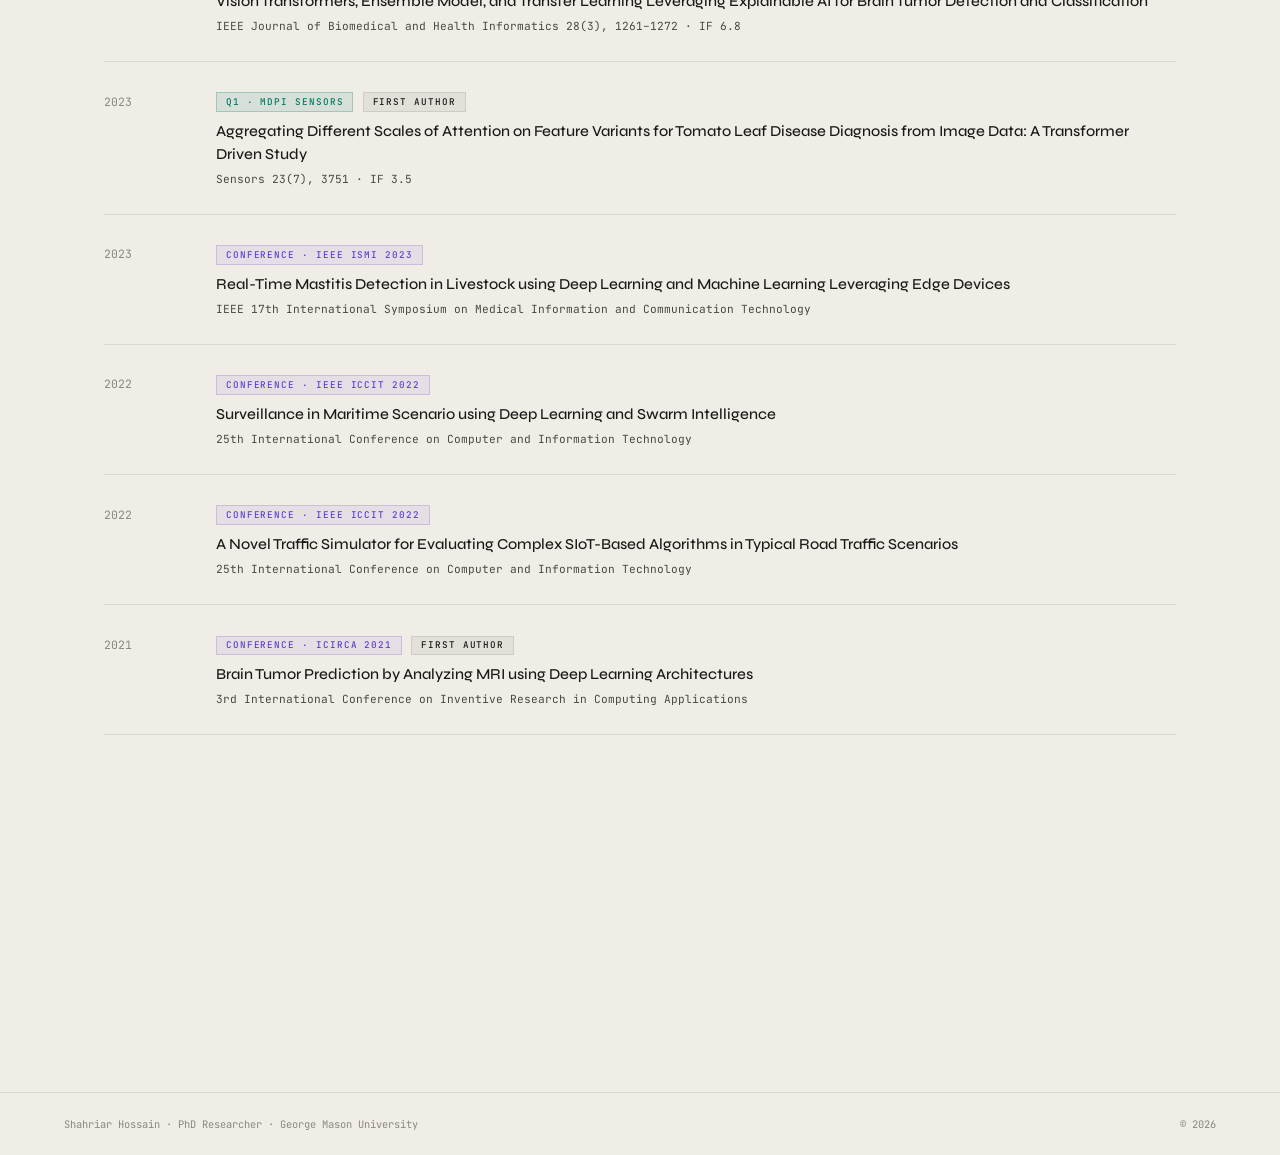
<file: publications.html>
<!DOCTYPE html>
<html lang="en">
<head>
<meta charset="UTF-8"><meta name="viewport" content="width=device-width,initial-scale=1.0">
<title>Publications — Shahriar Hossain</title>
<link rel="preconnect" href="https://fonts.googleapis.com">
<link rel="preconnect" href="https://fonts.gstatic.com" crossorigin>
<link href="https://fonts.googleapis.com/css2?family=Syne:wght@400;500;600;700;800&family=DM+Serif+Display:ital@0;1&family=JetBrains+Mono:wght@300;400;500&display=swap" rel="stylesheet">
<style>
/* ── Variables ── */
:root {
  --bg:        #07080D;
  --bg2:       #0D0F18;
  --bg3:       #131620;
  --border:    rgba(255,255,255,0.07);
  --border2:   rgba(0,212,170,0.2);
  --teal:      #00D4AA;
  --teal2:     #00FFD0;
  --amber:     #F5A623;
  --text:      #E8E8EE;
  --muted:     #7A7D8C;
  --muted2:    #4A4D5E;
  --font-head: 'Syne', sans-serif;
  --font-disp: 'DM Serif Display', serif;
  --font-mono: 'JetBrains Mono', monospace;
}

/* ── Reset ── */
*, *::before, *::after { box-sizing: border-box; margin: 0; padding: 0; }
html { scroll-behavior: smooth; }
body {
  background: var(--bg);
  color: var(--text);
  font-family: var(--font-head);
  overflow-x: hidden;
  cursor: none;
}
/* Restore pointer events on all clickable elements */
a, button, [role="button"] { cursor: none; pointer-events: auto; }

/* ── Custom cursor ── */
.cursor {
  width: 22px; height: 20px;
  position: fixed; top: 0; left: 0;
  pointer-events: none; z-index: 9999;
  will-change: transform;
}
.cursor-ring {
  width: 44px; height: 40px;
  position: fixed; top: 0; left: 0;
  pointer-events: none; z-index: 9998;
  transition: transform 0.38s cubic-bezier(0.23,1,0.32,1);
  will-change: transform;
}

/* ── Light theme ── */
body.light {
  --bg:        #F0EDE6;
  --bg2:       #E8E4DC;
  --bg3:       #DDD9D0;
  --border:    rgba(0,0,0,0.09);
  --border2:   rgba(0,140,110,0.3);
  --teal:      #007A62;
  --teal2:     #009478;
  --amber:     #B87000;
  --text:      #1A1A18;
  --muted:     #4A4840;
  --muted2:    #8A8780;
}
body.light .nav-logo { color: var(--teal); }
body.light .hero-bg-num { color: rgba(0,0,0,0.04); }
body.light .mesh {
  background:
    radial-gradient(ellipse 600px 400px at 80% 20%, rgba(0,140,110,0.06) 0%, transparent 70%),
    radial-gradient(ellipse 400px 600px at 10% 80%, rgba(80,60,200,0.04) 0%, transparent 70%),
    radial-gradient(ellipse 300px 300px at 50% 50%, rgba(180,120,0,0.03) 0%, transparent 70%);
}
body.light .stats-bar  { background: var(--bg3); }
body.light .pub-badge.q1   { background: rgba(0,122,98,0.1); color: var(--teal); border-color: rgba(0,122,98,0.25); }
body.light .pub-badge.conf { background: rgba(100,60,200,0.08); color: #6040CC; border-color: rgba(100,60,200,0.2); }
body.light .pub-badge.first{ background: rgba(0,0,0,0.05); color: var(--text); border-color: var(--border); }
body.light .tag { color: var(--muted); border-color: var(--border); }
body.light .tag:hover { border-color: var(--teal); color: var(--teal); }
body.light .skill-pill { background: var(--bg); color: var(--text); border-color: var(--border); }
body.light .skill-pill:hover { border-color: var(--teal); color: var(--teal); }
body.light .proj-chip { color: var(--muted); border-color: var(--border); }
body.light .book { background: var(--bg); }
body.light .toast { background: var(--teal); color: white; }
/* light mode cursor inherits SVG teal variable */
body.light .scroll-line { background: linear-gradient(to right, var(--teal), transparent); }
body.light .btn-primary { background: var(--teal); color: white; }
body.light .btn-primary:hover { background: var(--teal2); }
body.light .btn-outline { color: var(--teal); border-color: rgba(0,122,98,0.3); }
body.light .nav-cta { color: var(--teal); border-color: rgba(0,122,98,0.3); }
body.light .nav-cta:hover { background: var(--teal); color: white; }
body.light .working-dot { background: var(--teal); }
body.light .working-strip { background: var(--bg3); border-color: var(--border); }

/* ── Theme toggle ── */
.theme-toggle {
  background: transparent;
  border: 1px solid var(--border);
  color: var(--muted);
  font-size: 1rem;
  width: 34px; height: 34px;
  display: flex; align-items: center; justify-content: center;
  cursor: none;
  transition: border-color 0.2s, color 0.2s;
  flex-shrink: 0;
}
.theme-toggle:hover { border-color: var(--teal); color: var(--teal); }

/* ── Currently Working On strip ── */
.working-strip {
  position: relative; z-index: 1;
  background: var(--bg3);
  border-top: 1px solid var(--border2);
  border-bottom: 2px solid var(--border2);
  padding: 1.1rem 4rem;
  display: flex; align-items: center; gap: 1rem;
  overflow: hidden;
  margin-top: 62px;
}
.working-label {
  font-family: var(--font-mono); font-size: 0.72rem;
  font-weight: 600; color: var(--teal);
  letter-spacing: 0.2em; text-transform: uppercase;
  white-space: nowrap; flex-shrink: 0;
  display: flex; align-items: center; gap: 0.6rem;
}
.working-dot {
  width: 8px; height: 8px; border-radius: 50%;
  background: var(--teal);
  animation: pulse 2s infinite;
  box-shadow: 0 0 6px var(--teal);
}
@keyframes pulse {
  0%, 100% { opacity: 1; transform: scale(1); }
  50%       { opacity: 0.4; transform: scale(0.7); }
}
.working-divider {
  width: 1px; height: 18px;
  background: var(--border); flex-shrink: 0;
}
.working-text {
  font-family: var(--font-mono); font-size: 0.78rem;
  color: var(--muted); letter-spacing: 0.05em;
  white-space: nowrap;
}
.working-text em { color: var(--text); font-style: normal; font-weight: 600; }
@media (max-width: 900px) {
  .working-strip { padding: 0.7rem 1.5rem; }
  .working-text  { font-size: 0.62rem; }
}

/* ── Noise overlay ── */
body::before {
  content: '';
  position: fixed; inset: 0;
  background-image: url("data:image/svg+xml,%3Csvg viewBox='0 0 256 256' xmlns='http://www.w3.org/2000/svg'%3E%3Cfilter id='noise'%3E%3CfeTurbulence type='fractalNoise' baseFrequency='0.9' numOctaves='4' stitchTiles='stitch'/%3E%3C/filter%3E%3Crect width='100%25' height='100%25' filter='url(%23noise)' opacity='0.03'/%3E%3C/svg%3E");
  pointer-events: none;
  z-index: 9000;
  opacity: 0.4;
}

/* ── Gradient mesh bg ── */
.mesh {
  position: fixed; inset: 0; pointer-events: none; z-index: 0;
  background:
    radial-gradient(ellipse 600px 400px at 80% 20%, rgba(0,212,170,0.04) 0%, transparent 70%),
    radial-gradient(ellipse 400px 600px at 10% 80%, rgba(0,100,255,0.04) 0%, transparent 70%),
    radial-gradient(ellipse 300px 300px at 50% 50%, rgba(245,166,35,0.02) 0%, transparent 70%);
}

/* ── Nav ── */
nav {
  position: fixed; top: 0; left: 0; right: 0; z-index: 1000;
  padding: 1.25rem 4rem;
  display: flex; align-items: center; justify-content: space-between;
  backdrop-filter: blur(20px);
  background: rgba(7,8,13,0.7);
  border-bottom: 1px solid var(--border);
}
.nav-logo {
  font-family: var(--font-mono);
  font-size: 0.8rem;
  color: var(--teal);
  letter-spacing: 0.1em;
  text-decoration: none;
}
.nav-links { display: flex; gap: 2.5rem; list-style: none; }
.nav-links a {
  font-size: 0.75rem; font-weight: 500;
  color: var(--muted); text-decoration: none;
  letter-spacing: 0.12em; text-transform: uppercase;
  transition: color 0.2s;
}
.nav-links a:hover { color: var(--teal); }
.nav-cta {
  font-family: var(--font-mono);
  font-size: 0.72rem; font-weight: 500;
  color: var(--teal); text-decoration: none;
  border: 1px solid var(--border2);
  padding: 0.45rem 1.1rem;
  transition: background 0.2s, color 0.2s;
}
.nav-cta:hover { background: var(--teal); color: var(--bg); }

/* ── Hero ── */
#hero {
  min-height: calc(100vh - 86px);
  display: grid;
  grid-template-columns: 1fr 420px;
  align-items: center;
  gap: 4rem;
  padding: 0 4rem;
  position: relative;
  overflow: hidden;
}
.hero-left { display: flex; flex-direction: column; justify-content: center; }
.hero-photo-wrap {
  position: relative;
  display: flex; align-items: center; justify-content: center;
}
.hero-photo-frame {
  position: relative; width: 340px; height: 380px; flex-shrink: 0;
}
.hero-photo-frame::before {
  content: '';
  position: absolute; inset: -8px;
  border: 1px solid var(--border2);
  z-index: 0;
  clip-path: polygon(8px 0%, 100% 0%, 100% calc(100% - 8px), calc(100% - 8px) 100%, 0% 100%, 0% 8px);
}
.hero-photo-frame::after {
  content: '';
  position: absolute; bottom: -16px; left: -16px;
  width: 100px; height: 100px;
  border-bottom: 2px solid var(--teal);
  border-left: 2px solid var(--teal);
  z-index: 3;
}
.hero-photo {
  width: 100%; height: 100%;
  object-fit: cover;
  object-position: center 40%;
  position: relative; z-index: 1;
  filter: grayscale(10%);
  transition: filter 0.4s;
}
.hero-photo-frame:hover .hero-photo { filter: grayscale(0%); }
.hero-photo-tl {
  position: absolute; top: -16px; right: -16px;
  width: 100px; height: 100px;
  border-top: 2px solid var(--teal);
  border-right: 2px solid var(--teal);
  z-index: 3; pointer-events: none;
}
.hero-eyebrow {
  font-family: var(--font-mono);
  font-size: 0.72rem; font-weight: 400;
  color: var(--teal);
  letter-spacing: 0.2em; text-transform: uppercase;
  margin-bottom: 1.5rem;
  display: flex; align-items: center; gap: 1rem;
  opacity: 0; animation: fadeUp 0.8s 0.3s forwards;
}
.hero-eyebrow::before {
  content: '';
  display: block; width: 40px; height: 1px;
  background: var(--teal);
}
.hero-name {
  font-family: var(--font-disp);
  font-size: clamp(3.5rem, 8vw, 7rem);
  line-height: 1.02;
  color: var(--text);
  opacity: 0; animation: fadeUp 0.8s 0.5s forwards;
}
.hero-name em { color: var(--teal); font-style: italic; }
.hero-sub {
  margin-top: 1.5rem;
  font-size: 1.05rem; font-weight: 400;
  color: var(--muted);
  max-width: 520px; line-height: 1.7;
  opacity: 0; animation: fadeUp 0.8s 0.7s forwards;
}
.hero-tags {
  margin-top: 2rem;
  display: flex; flex-wrap: wrap; gap: 0.5rem;
  opacity: 0; animation: fadeUp 0.8s 0.9s forwards;
}
.tag {
  font-family: var(--font-mono);
  font-size: 0.68rem; font-weight: 400;
  color: var(--muted); border: 1px solid var(--border);
  padding: 0.3rem 0.75rem;
  transition: border-color 0.2s, color 0.2s;
}
.tag:hover { border-color: var(--teal); color: var(--teal); }
.hero-ctas {
  margin-top: 3rem;
  display: flex; gap: 1rem; flex-wrap: wrap;
  opacity: 0; animation: fadeUp 0.8s 1.1s forwards;
}
.btn-primary {
  font-family: var(--font-mono); font-size: 0.78rem; font-weight: 500;
  color: var(--bg); background: var(--teal);
  padding: 0.8rem 2rem; text-decoration: none;
  transition: background 0.2s, transform 0.15s;
  display: inline-block;
}
.btn-primary:hover { background: var(--teal2); transform: translateY(-1px); }
.btn-outline {
  font-family: var(--font-mono); font-size: 0.78rem; font-weight: 500;
  color: var(--teal); border: 1px solid var(--border2);
  padding: 0.8rem 2rem; text-decoration: none;
  transition: background 0.2s, transform 0.15s;
  display: inline-block;
}
.btn-outline:hover { background: rgba(0,212,170,0.08); transform: translateY(-1px); }

/* big background number */
.hero-bg-num {
  position: absolute; right: 4rem; top: 50%;
  transform: translateY(-50%);
  font-family: var(--font-disp);
  font-size: clamp(200px, 25vw, 380px);
  color: rgba(255,255,255,0.02);
  line-height: 1; pointer-events: none;
  user-select: none;
}

/* scroll indicator */
.scroll-hint {
  position: absolute; bottom: 2.5rem; left: 4rem;
  display: flex; align-items: center; gap: 0.75rem;
  font-family: var(--font-mono); font-size: 0.65rem;
  color: var(--muted2); letter-spacing: 0.15em;
  animation: fadeUp 0.8s 1.4s forwards; opacity: 0;
}
.scroll-line {
  width: 40px; height: 1px;
  background: linear-gradient(to right, var(--teal), transparent);
  animation: scrollLine 2s 2s infinite;
}
@keyframes scrollLine {
  0%,100% { transform: scaleX(1); opacity: 1; }
  50% { transform: scaleX(0.4); opacity: 0.4; }
}

.stat-link {
  text-decoration: none;
  display: flex; flex-direction: column; align-items: center;
  width: 100%;
}
.stat-link .stat-num { transition: color 0.2s; }
.stat-link .stat-label { transition: color 0.2s; }
.stat-link:hover .stat-num { color: var(--teal2); }
.stat-link:hover .stat-label { color: var(--teal); }

/* ── Stats bar ── */
.stats-bar {
  position: relative; z-index: 1;
  display: grid; grid-template-columns: repeat(4,1fr);
  border-top: 1px solid var(--border);
  border-bottom: 1px solid var(--border);
  background: var(--bg2);
}
.stat {
  padding: 2rem; text-align: center;
  border-right: 1px solid var(--border);
  transition: background 0.2s;
}
.stat:last-child { border-right: none; }
.stat:hover { background: var(--bg3); }
.stat-num {
  font-family: var(--font-disp);
  font-size: 2.6rem; color: var(--teal);
  line-height: 1;
}
.stat-label {
  font-family: var(--font-mono);
  font-size: 0.65rem; color: var(--muted);
  letter-spacing: 0.15em; text-transform: uppercase;
  margin-top: 0.4rem;
}

/* ── Sections ── */
section { position: relative; z-index: 1; }
.sec-wrap { max-width: 1200px; margin: 0 auto; padding: 6rem 4rem; }
.sec-label {
  font-family: var(--font-mono);
  font-size: 0.68rem; font-weight: 400;
  color: var(--teal); letter-spacing: 0.25em;
  text-transform: uppercase;
  display: flex; align-items: center; gap: 1rem;
  margin-bottom: 1rem;
}
.sec-label::after {
  content: ''; flex: 1; height: 1px;
  background: var(--border);
}
.sec-title {
  font-family: var(--font-disp);
  font-size: clamp(2rem, 4vw, 3.2rem);
  color: var(--text); line-height: 1.15;
  margin-bottom: 3rem;
}


.about-grid {
  display: grid; grid-template-columns: 1.2fr 1fr; gap: 5rem;
  align-items: start;
}
.about-text p {
  font-size: 1.05rem; color: var(--muted); line-height: 1.85;
  margin-bottom: 1.25rem;
}
.about-text p strong { color: var(--text); font-weight: 500; }
.about-text p em { color: var(--teal); font-style: normal; }
.about-sidebar { display: flex; flex-direction: column; gap: 1.5rem; }
.info-row {
  display: flex; flex-direction: column; gap: 0.25rem;
  padding-bottom: 1.25rem;
  border-bottom: 1px solid var(--border);
}
.info-row:last-child { border-bottom: none; }
.info-label {
  font-family: var(--font-mono); font-size: 0.6rem;
  color: var(--muted2); letter-spacing: 0.2em; text-transform: uppercase;
}
.info-val { font-size: 0.92rem; color: var(--text); font-weight: 500; }
.info-val a { color: var(--teal); text-decoration: none; }
.info-val a:hover { text-decoration: underline; }

/* ── Experience ── */
#experience { background: var(--bg); }
.exp-list { display: flex; flex-direction: column; gap: 0; }
.exp-item {
  display: grid; grid-template-columns: 220px 1fr;
  gap: 0 3rem;
  padding: 2.5rem 0;
  border-bottom: 1px solid var(--border);
  transition: background 0.2s;
  position: relative;
}
.exp-item:first-child { border-top: 1px solid var(--border); }
.exp-item::before {
  content: '';
  position: absolute; left: -4rem; top: 0; bottom: 0; width: 2px;
  background: transparent;
  transition: background 0.3s;
}
.exp-item:hover::before { background: var(--teal); }
.exp-item:hover { background: rgba(0,212,170,0.02); padding-left: 0.5rem; }
.exp-date {
  font-family: var(--font-mono); font-size: 0.72rem;
  color: var(--muted2); padding-top: 0.3rem; line-height: 1.6;
}
.exp-role { font-size: 1.05rem; font-weight: 600; color: var(--text); margin-bottom: 0.2rem; }
.exp-org {
  font-family: var(--font-mono); font-size: 0.72rem;
  color: var(--teal); margin-bottom: 1rem;
  letter-spacing: 0.05em;
}
.exp-bullets { list-style: none; display: flex; flex-direction: column; gap: 0.5rem; }
.exp-bullets li {
  font-size: 1.05rem; color: var(--muted); line-height: 1.65;
  display: flex; gap: 0.75rem; align-items: flex-start;
}
.exp-bullets li::before {
  content: '→'; color: var(--teal); flex-shrink: 0;
  font-family: var(--font-mono); font-size: 0.75rem; margin-top: 0.15rem;
}

/* ── Projects ── */
#projects { background: var(--bg2); }
.projects-grid {
  display: grid; grid-template-columns: repeat(auto-fill, minmax(340px,1fr));
  gap: 1.5px;
  background: var(--border);
  border: 1px solid var(--border);
}
.proj-card {
  background: var(--bg2);
  padding: 2rem;
  transition: background 0.2s;
  position: relative; overflow: hidden;
}
.proj-card::after {
  content: '';
  position: absolute; bottom: 0; left: 0; right: 0; height: 2px;
  background: linear-gradient(to right, var(--teal), transparent);
  transform: scaleX(0); transform-origin: left;
  transition: transform 0.3s;
}
.proj-card:hover { background: var(--bg3); }
.proj-card:hover::after { transform: scaleX(1); }
.proj-card.featured { grid-column: span 2; }
.proj-tag {
  font-family: var(--font-mono); font-size: 0.62rem;
  color: var(--teal); letter-spacing: 0.15em; text-transform: uppercase;
  margin-bottom: 1rem;
}
.proj-title { font-size: 1.05rem; font-weight: 600; color: var(--text); margin-bottom: 0.75rem; }
.proj-desc { font-size: 1.05rem; color: var(--muted); line-height: 1.7; margin-bottom: 1.25rem; }
.proj-meta { display: flex; flex-wrap: wrap; gap: 0.4rem; margin-bottom: 1.25rem; }
.proj-chip {
  font-family: var(--font-mono); font-size: 0.6rem;
  color: var(--muted2); border: 1px solid var(--border);
  padding: 0.2rem 0.55rem;
}
.proj-link {
  font-family: var(--font-mono); font-size: 0.68rem;
  color: var(--teal); text-decoration: none;
  display: inline-flex; align-items: center; gap: 0.4rem;
  transition: gap 0.2s;
}
.proj-link:hover { gap: 0.7rem; }
.proj-stars {
  font-family: var(--font-mono); font-size: 0.68rem;
  color: var(--amber); margin-left: auto;
}

/* ── Publications ── */
#publications { background: var(--bg); }
.pub-list { display: flex; flex-direction: column; gap: 0; }
.pub-item {
  display: grid; grid-template-columns: 80px 1fr;
  gap: 0 2rem;
  padding: 1.75rem 0;
  border-bottom: 1px solid var(--border);
  align-items: start;
}
.pub-item:first-child { border-top: 1px solid var(--border); }
.pub-year {
  font-family: var(--font-mono); font-size: 0.72rem;
  color: var(--muted2); padding-top: 0.2rem;
}
.pub-content {}
.pub-badge {
  display: inline-block;
  font-family: var(--font-mono); font-size: 0.58rem; font-weight: 500;
  padding: 0.18rem 0.55rem; margin-bottom: 0.5rem;
  letter-spacing: 0.1em; text-transform: uppercase;
}
.pub-badge.q1 { background: rgba(0,212,170,0.12); color: var(--teal); border: 1px solid rgba(0,212,170,0.25); }
.pub-badge.q2 { background: rgba(245,166,35,0.1); color: var(--amber); border: 1px solid rgba(245,166,35,0.25); }
.pub-badge.conf { background: rgba(150,100,255,0.1); color: #B088FF; border: 1px solid rgba(150,100,255,0.25); }
.pub-badge.first { background: rgba(255,255,255,0.06); color: var(--text); border: 1px solid var(--border); }
.pub-title {
  font-size: 0.95rem; font-weight: 500; color: var(--text);
  line-height: 1.5; margin-bottom: 0.4rem;
}
.pub-venue { font-family: var(--font-mono); font-size: 0.7rem; color: var(--muted); }

/* ── Skills ── */
#skills { background: var(--bg2); }
.skills-grid {
  display: grid; grid-template-columns: repeat(auto-fill, minmax(280px, 1fr));
  gap: 1px; background: var(--border);
  border: 1px solid var(--border);
}
.skill-group {
  background: var(--bg2); padding: 1.75rem;
  transition: background 0.2s;
}
.skill-group:hover { background: var(--bg3); }
.skill-group-title {
  font-family: var(--font-mono); font-size: 0.65rem;
  color: var(--teal); letter-spacing: 0.2em; text-transform: uppercase;
  margin-bottom: 1rem;
}
.skill-items { display: flex; flex-wrap: wrap; gap: 0.4rem; }
.skill-pill {
  font-family: var(--font-mono); font-size: 0.68rem;
  color: var(--text); background: var(--bg3);
  border: 1px solid var(--border);
  padding: 0.3rem 0.7rem;
  transition: border-color 0.2s, color 0.2s;
}
.skill-pill:hover { border-color: var(--teal); color: var(--teal); }

/* ── Book cover image ── */
.book-cover-wrap {
  width: 64px; height: 90px;
  flex-shrink: 0;
  overflow: hidden;
  border: 1px solid var(--border);
  background: var(--bg2);
}
.book-cover-img {
  width: 100%; height: 100%;
  object-fit: cover;
  display: block;
}
.book-cover-fallback {
  width: 100%; height: 100%;
  display: flex; align-items: center; justify-content: center;
  font-family: var(--font-mono); font-size: 0.55rem;
  color: var(--muted2); text-align: center;
  padding: 4px; line-height: 1.4;
  background: var(--bg3);
}
.book-inner {
  display: flex; gap: 0.85rem; align-items: flex-start;
}
.book-text { flex: 1; min-width: 0; }

/* ── Hobbies ── */
#hobbies { background: var(--bg2); }
.hobbies-grid {
  display: grid;
  grid-template-columns: 1fr 2fr;
  gap: 1.5px;
  background: var(--border);
  border: 1px solid var(--border);
}
.hobby-card {
  background: var(--bg2);
  padding: 2rem;
  transition: background 0.2s;
}
.hobby-card:hover { background: var(--bg3); }
.hobby-card--wide { background: var(--bg2); }
.hobby-icon { font-size: 1.8rem; margin-bottom: 0.75rem; }
.hobby-title {
  font-size: 1rem; font-weight: 600;
  color: var(--text); margin-bottom: 0.6rem;
}
.hobby-body {
  font-size: 0.9rem; color: var(--muted); line-height: 1.7;
}
.book-shelf {
  display: grid;
  grid-template-columns: repeat(3, 1fr);
  gap: 1rem;
  margin-top: 1.25rem;
}
.book {
  background: var(--bg3);
  border: 1px solid var(--border);
  padding: 1rem;
  transition: border-color 0.2s;
}
.book:hover { border-color: var(--teal); }
.book-status {
  font-family: var(--font-mono);
  font-size: 0.6rem; font-weight: 500;
  letter-spacing: 0.12em; text-transform: uppercase;
  padding: 0.18rem 0.6rem;
  display: inline-block; margin-bottom: 0.6rem;
}
.book-status--done  { background: rgba(0,212,170,0.12); color: var(--teal); border: 1px solid rgba(0,212,170,0.25); }
.book-status--reading { background: rgba(245,166,35,0.1); color: var(--amber); border: 1px solid rgba(245,166,35,0.25); }
.book-title {
  font-size: 0.9rem; font-weight: 600;
  color: var(--text); margin-bottom: 0.2rem; line-height: 1.3;
}
.book-author {
  font-family: var(--font-mono); font-size: 0.65rem;
  color: var(--teal); margin-bottom: 0.6rem;
}
.book-desc {
  font-size: 0.8rem; color: var(--muted); line-height: 1.6;
}
@media (max-width: 900px) {
  .hobbies-grid { grid-template-columns: 1fr; }
  .book-shelf { grid-template-columns: 1fr; }
}

/* ── Awards ── */
#awards { background: var(--bg); }
.awards-list { display: grid; grid-template-columns: repeat(3,1fr); gap: 1.5px; background: var(--border); border: 1px solid var(--border); }
.award-card {
  background: var(--bg); padding: 2rem;
  transition: background 0.2s;
}
.award-card:hover { background: var(--bg3); }
.award-icon { font-size: 1.5rem; margin-bottom: 1rem; }
.award-title { font-size: 0.95rem; font-weight: 600; color: var(--text); margin-bottom: 0.4rem; }
.award-org { font-family: var(--font-mono); font-size: 0.7rem; color: var(--muted); }

/* ── Contact ── */
#contact {
  background: var(--bg2);
  text-align: center;
}
/* Reset button to match anchor contact-link style */
button.contact-link {
  background: transparent;
  border: 1px solid var(--border);
  font-family: var(--font-head);
  color: var(--muted);
  overflow: visible;
}
#contact .sec-wrap {
  display: flex; flex-direction: column; align-items: center;
}
.contact-super {
  font-family: var(--font-disp); font-style: italic;
  font-size: clamp(1rem, 2vw, 1.3rem);
  color: var(--muted); margin-bottom: 0.75rem;
}
.contact-title {
  font-family: var(--font-disp);
  font-size: clamp(2.5rem, 5vw, 4rem);
  color: var(--text); line-height: 1.1; margin-bottom: 2rem;
}
.contact-title em { color: var(--teal); font-style: italic; }
.contact-links {
  display: flex; gap: 2rem; flex-wrap: wrap;
  justify-content: center; margin-top: 1rem;
}
.contact-link {
  font-family: var(--font-mono); font-size: 0.75rem;
  color: var(--muted); text-decoration: none;
  display: flex; flex-direction: column; align-items: center; gap: 0.4rem;
  padding: 1.5rem 2rem;
  border: 1px solid var(--border);
  transition: border-color 0.2s, color 0.2s, background 0.2s;
  min-width: 130px;
}
.contact-link:hover {
  border-color: var(--teal); color: var(--teal);
  background: rgba(0,212,170,0.05);
}
.contact-link-icon { font-size: 1.4rem; }
.contact-link-label { letter-spacing: 0.15em; text-transform: uppercase; font-size: 0.62rem; }

/* ── Click hint tooltip on email ── */
.click-hint {
  position: absolute;
  bottom: calc(100% + 12px);
  left: 50%; transform: translateX(-50%);
  background: var(--teal);
  color: var(--bg);
  font-family: var(--font-mono);
  font-size: 0.65rem; font-weight: 600;
  letter-spacing: 0.12em; text-transform: uppercase;
  padding: 0.35rem 0.9rem;
  white-space: nowrap;
  pointer-events: none;
  opacity: 0;
  z-index: 9999;
  transition: opacity 0.25s ease;
}
.click-hint::after {
  content: '';
  position: absolute; top: 100%; left: 50%;
  transform: translateX(-50%);
  border: 5px solid transparent;
  border-top-color: var(--teal);
}
.click-hint.visible { opacity: 1; }
#email-btn { position: relative; }

/* ── Toast notification ── */
.toast {
  position: fixed; bottom: 2rem; left: 50%;
  transform: translateX(-50%) translateY(20px);
  background: var(--teal); color: var(--bg);
  font-family: var(--font-mono); font-size: 0.72rem;
  font-weight: 500; letter-spacing: 0.1em;
  padding: 0.65rem 1.5rem;
  opacity: 0; pointer-events: none;
  transition: opacity 0.25s, transform 0.25s;
  z-index: 9999;
}
.toast.show {
  opacity: 1;
  transform: translateX(-50%) translateY(0);
}

/* ── Footer ── */
footer {
  background: var(--bg);
  border-top: 1px solid var(--border);
  padding: 1.5rem 4rem;
  display: flex; justify-content: space-between; align-items: center;
  position: relative; z-index: 1;
}
.footer-left { font-family: var(--font-mono); font-size: 0.65rem; color: var(--muted2); }
.footer-right { font-family: var(--font-mono); font-size: 0.65rem; color: var(--muted2); }

/* ── Animations ── */
@keyframes fadeUp {
  from { opacity: 0; transform: translateY(20px); }
  to   { opacity: 1; transform: translateY(0); }
}
.reveal {
  opacity: 0; transform: translateY(24px);
  transition: opacity 0.7s ease, transform 0.7s ease;
}
.reveal.visible { opacity: 1; transform: none; }

/* ── Responsive ── */
@media (max-width: 900px) {
  nav { padding: 1rem 1.5rem; }
  .nav-links { display: none; }
  #hero { padding: 6rem 1.5rem 2rem; grid-template-columns: 1fr; }
  .hero-photo-wrap { display: none; }
  .sec-wrap { padding: 4rem 1.5rem; }
  .stats-bar { grid-template-columns: repeat(2,1fr); }
  .about-grid { grid-template-columns: 1fr; gap: 3rem; }
  .exp-item { grid-template-columns: 1fr; gap: 0.5rem; }
  .proj-card.featured { grid-column: span 1; }
  .pub-item { grid-template-columns: 60px 1fr; gap: 0 1rem; }
  .awards-list { grid-template-columns: 1fr; }
  footer { flex-direction: column; gap: 0.5rem; text-align: center; }
  .hero-bg-num { display: none; }
}

.page-main { padding-top: 80px; min-height: 100vh; position: relative; z-index: 1; }
.page-hero { background: var(--bg2); border-bottom: 1px solid var(--border); padding: 5rem 4rem 3rem; }
.page-hero .back-link { font-family:var(--font-mono); font-size:0.7rem; color:var(--muted); text-decoration:none; display:inline-flex; align-items:center; gap:0.5rem; margin-bottom:1.25rem; transition:color 0.2s; }
.page-hero .back-link:hover { color:var(--teal); }
.page-hero h1 { font-family:var(--font-disp); font-size:clamp(2.2rem,5vw,3.8rem); color:var(--text); line-height:1.1; margin-bottom:0.75rem; }
.page-hero h1 em { color:var(--teal); font-style:italic; }
.page-hero p { font-size:1rem; color:var(--muted); max-width:560px; line-height:1.75; }
@media (max-width:900px) { .page-hero{padding:4rem 1.5rem 2rem;} .page-main .sec-wrap{padding:3rem 1.5rem;} }
</style>
</head>
<body>
<div class="cursor" id="cursor"></div>
<div class="cursor-ring" id="cursorRing"></div>
<div class="mesh"></div>
<nav>
  <a href="index.html" class="nav-logo">SH_PORTFOLIO</a>
  <ul class="nav-links">
    <li><a href="index.html">Home</a></li>
    <li><a href="experience.html">Experience</a></li>
    <li><a href="projects.html">Projects</a></li>
    <li><a href="publications.html"style="color:var(--teal)">Publications</a></li>
    <li><a href="skills.html">Skills</a></li>
    <li><a href="awards.html">Awards</a></li>
    <li><a href="hobbies.html">Hobbies</a></li>
    <li><a href="contact.html">Contact</a></li>
  </ul>
  <div style="display:flex;align-items:center;gap:0.75rem;">
    <a href="contact.html" class="nav-cta">Get in touch →</a>
    <button class="theme-toggle" id="themeToggle" title="Toggle theme">☀</button>
  </div>
</nav>

<style>
.pub-filter-bar{display:flex;gap:.5rem;flex-wrap:wrap;margin-top:1.5rem;}
.filter-btn{font-family:var(--font-mono);font-size:.7rem;padding:.35rem 1rem;border:1px solid var(--border);background:transparent;color:var(--muted);cursor:none;transition:all .2s;}
.filter-btn.active,.filter-btn:hover{border-color:var(--teal);color:var(--teal);background:rgba(0,212,170,.07);}
.pub-count{font-family:var(--font-mono);font-size:.72rem;color:var(--muted);margin-top:.75rem;}
.pub-count span{color:var(--teal);font-weight:500;}
.hidden{display:none!important;}
</style>
<div class="page-main">
  <div class="page-hero">
    <a href="index.html" class="back-link">← Home</a>
    <h1>All <em>Publications</em></h1>
    <p>15 peer-reviewed works spanning robotics, embodied AI, computer vision, and medical imaging — including 5 Q1 journal papers, an IROS 2026 paper, and a first-author workshop at CoRL 2024.</p>
    <div class="pub-filter-bar">
      <button class="filter-btn active" data-filter="all">All (15)</button>
      <button class="filter-btn" data-filter="first">First Author (7)</button>
      <button class="filter-btn" data-filter="q1">Q1 Journals (5)</button>
      <button class="filter-btn" data-filter="robotics">Robotics / AI</button>
      <button class="filter-btn" data-filter="vision">Computer Vision</button>
      <button class="filter-btn" data-filter="medical">Medical Imaging</button>
    </div>
    <div class="pub-count">Showing <span id="visCount">15</span> of 15 publications</div>
  </div>
  <section class="pub-full-list">
  <div class="sec-wrap">
    <div class="pub-list">

      <div class="pub-item reveal" data-tags="q1 vision">
        <div class="pub-year">2025</div>
        <div class="pub-content">
          <span class="pub-badge q1">Q1 · PLoS ONE</span>
          <div class="pub-title">Optimizing Network Bandwidth Slicing Identification: NADAM-Enhanced CNN and VAE Data Preprocessing for Enhanced Interpretability</div>
          <div class="pub-venue">PLoS ONE 20(10) · IF 2.6</div>
        </div>
      </div>

      <div class="pub-item reveal" data-tags="first q2 vision">
        <div class="pub-year">2025</div>
        <div class="pub-content">
          <span class="pub-badge q2">Q2 · Baghdad Science Journal</span>
          <span class="pub-badge first" style="margin-left:0.4rem;">First Author</span>
          <div class="pub-title">Medicinal Plant Leaf Classification using Deep Learning and Vision Transformers</div>
          <div class="pub-venue">Baghdad Science Journal 22(3)</div>
        </div>
      </div>

      <div class="pub-item reveal" data-tags="robotics">
        <div class="pub-year">2026</div>
        <div class="pub-content">
          <span class="pub-badge conf">Conference · IROS 2026</span>
          <div class="pub-title">LLM-Informed Object Search in Partially-Known Environments via Model-Based Planning and Prompt Selection</div>
          <div class="pub-venue">IEEE/RSJ International Conference on Intelligent Robots and Systems (IROS) 2026 · Authors: A. Paudel, A. Khanal, R. I. Arnob, S. Hossain, G. Stein</div>
        </div>
      </div>

      <div class="pub-item reveal" data-tags="first robotics">
        <div class="pub-year">2024</div>
        <div class="pub-content">
          <span class="pub-badge conf">Workshop · CoRL 2024</span>
          <span class="pub-badge first" style="margin-left:0.4rem;">First Author</span>
          <div class="pub-title">Enhancing Object Search by Augmenting Planning with Predictions from Large Language Models</div>
          <div class="pub-venue">2nd LEAP Workshop on Learning Effective Abstractions for Planning · CoRL 2024</div>
        </div>
      </div>

      <div class="pub-item reveal" data-tags="q1 vision">
        <div class="pub-year">2024</div>
        <div class="pub-content">
          <span class="pub-badge q1">Q1 · MDPI AI</span>
          <div class="pub-title">ECARRNet: An Efficient LSTM-Based Ensembled Deep Neural Network Architecture for Railway Fault Detection</div>
          <div class="pub-venue">AI 5(2), 482–503 · IF 5.0</div>
        </div>
      </div>

      <div class="pub-item reveal" data-tags="q1 medical">
        <div class="pub-year">2024</div>
        <div class="pub-content">
          <span class="pub-badge q1">Q1 · IEEE Access</span>
          <div class="pub-title">Semantic Segmentation on Panoramic Dental X-Ray Images using U-Net Architectures</div>
          <div class="pub-venue">IEEE Access 12, 44598–44612 · IF 3.6</div>
        </div>
      </div>

      <div class="pub-item reveal" data-tags="first vision medical">
        <div class="pub-year">2024</div>
        <div class="pub-content">
          <span class="pub-badge conf">Conference · ICEIC 2024</span>
          <span class="pub-badge first" style="margin-left:0.4rem;">First Author</span>
          <div class="pub-title">Gastrointestinal Insights Redefined: An Integrated Hybrid Model Fusing Vision Transformer and Transfer Learning</div>
          <div class="pub-venue">6th International Conference on Electrical Engineering and Information Communication Technology</div>
        </div>
      </div>

      <div class="pub-item reveal" data-tags="first q1 medical">
        <div class="pub-year">2023</div>
        <div class="pub-content">
          <span class="pub-badge q1">Q1 · IEEE JBHI</span>
          <span class="pub-badge first" style="margin-left:0.4rem;">First Author</span>
          <div class="pub-title">Vision Transformers, Ensemble Model, and Transfer Learning Leveraging Explainable AI for Brain Tumor Detection and Classification</div>
          <div class="pub-venue">IEEE Journal of Biomedical and Health Informatics 28(3), 1261–1272 · IF 6.8</div>
        </div>
      </div>

      <div class="pub-item reveal" data-tags="first q1 vision">
        <div class="pub-year">2023</div>
        <div class="pub-content">
          <span class="pub-badge q1">Q1 · MDPI Sensors</span>
          <span class="pub-badge first" style="margin-left:0.4rem;">First Author</span>
          <div class="pub-title">Aggregating Different Scales of Attention on Feature Variants for Tomato Leaf Disease Diagnosis from Image Data: A Transformer Driven Study</div>
          <div class="pub-venue">Sensors 23(7), 3751 · IF 3.5</div>
        </div>
      </div>

      <div class="pub-item reveal" data-tags="medical vision">
        <div class="pub-year">2023</div>
        <div class="pub-content">
          <span class="pub-badge conf">Conference · IEEE ISMI 2023</span>
          <div class="pub-title">Real-Time Mastitis Detection in Livestock using Deep Learning and Machine Learning Leveraging Edge Devices</div>
          <div class="pub-venue">IEEE 17th International Symposium on Medical Information and Communication Technology</div>
        </div>
      </div>

      <div class="pub-item reveal" data-tags="vision">
        <div class="pub-year">2022</div>
        <div class="pub-content">
          <span class="pub-badge conf">Conference · IEEE ICCIT 2022</span>
          <div class="pub-title">Surveillance in Maritime Scenario using Deep Learning and Swarm Intelligence</div>
          <div class="pub-venue">25th International Conference on Computer and Information Technology</div>
        </div>
      </div>

      <div class="pub-item reveal" data-tags="vision">
        <div class="pub-year">2022</div>
        <div class="pub-content">
          <span class="pub-badge conf">Conference · IEEE ICCIT 2022</span>
          <div class="pub-title">A Novel Traffic Simulator for Evaluating Complex SIoT-Based Algorithms in Typical Road Traffic Scenarios</div>
          <div class="pub-venue">25th International Conference on Computer and Information Technology</div>
        </div>
      </div>

      <div class="pub-item reveal" data-tags="first medical">
        <div class="pub-year">2021</div>
        <div class="pub-content">
          <span class="pub-badge conf">Conference · ICIRCA 2021</span>
          <span class="pub-badge first" style="margin-left:0.4rem;">First Author</span>
          <div class="pub-title">Brain Tumor Prediction by Analyzing MRI using Deep Learning Architectures</div>
          <div class="pub-venue">3rd International Conference on Inventive Research in Computing Applications</div>
        </div>
      </div>

      <div class="pub-item reveal" data-tags="vision">
        <div class="pub-year">2021</div>
        <div class="pub-content">
          <span class="pub-badge conf">Conference · ICICT 2021</span>
          <div class="pub-title">RansomListener: Ransom Call Sound Investigation using LSTM and CNN Architectures</div>
          <div class="pub-venue">6th International Conference on Inventive Computation Technologies</div>
        </div>
      </div>

      <div class="pub-item reveal" data-tags="first medical">
        <div class="pub-year">2020</div>
        <div class="pub-content">
          <span class="pub-badge conf">Conference · ICCTAA 2020</span>
          <span class="pub-badge first" style="margin-left:0.4rem;">First Author</span>
          <div class="pub-title">Pneumonia Detection by Analyzing X-Ray Images using MobileNet, ResNet Architecture and Long Short Term Memory</div>
          <div class="pub-venue">30th International Conference on Computer Theory and Applications</div>
        </div>
      </div>

    </div>
  </div>
</section>
</div>
<footer>
  <span class="footer-left">Shahriar Hossain · PhD Researcher · George Mason University</span>
  <span class="footer-right" id="footer-year"></span>
</footer>
<div class="toast" id="toast">mail copied</div>
<script>
const cursor=document.getElementById('cursor'),ring=document.getElementById('cursorRing');
let mx=0,my=0,rx=0,ry=0;
cursor.innerHTML=`<svg width="22" height="20" viewBox="0 0 22 20" xmlns="http://www.w3.org/2000/svg"><polygon points="11,1 21,5.5 11,10 1,5.5" fill="#00D4AA"/><polygon points="1,5.5 11,10 11,19.5 1,15" fill="#009E7E"/><polygon points="11,10 21,5.5 21,15 11,19.5" fill="#007055"/><line x1="6" y1="3.25" x2="16" y2="7.75" stroke="rgba(0,0,0,0.25)" stroke-width="0.6"/><line x1="16" y1="3.25" x2="6" y2="7.75" stroke="rgba(0,0,0,0.25)" stroke-width="0.6"/><line x1="1" y1="10.25" x2="11" y2="14.75" stroke="rgba(0,0,0,0.22)" stroke-width="0.6"/><line x1="6" y1="7.75" x2="6" y2="17.25" stroke="rgba(0,0,0,0.22)" stroke-width="0.6"/><line x1="11" y1="14.75" x2="21" y2="10.25" stroke="rgba(0,0,0,0.22)" stroke-width="0.6"/><line x1="16" y1="7.75" x2="16" y2="17.25" stroke="rgba(0,0,0,0.22)" stroke-width="0.6"/><polygon points="11,1 21,5.5 11,10 1,5.5" fill="none" stroke="rgba(0,0,0,0.5)" stroke-width="0.7" stroke-linejoin="round"/><polygon points="1,5.5 11,10 11,19.5 1,15" fill="none" stroke="rgba(0,0,0,0.5)" stroke-width="0.7" stroke-linejoin="round"/><polygon points="11,10 21,5.5 21,15 11,19.5" fill="none" stroke="rgba(0,0,0,0.5)" stroke-width="0.7" stroke-linejoin="round"/><line x1="11" y1="1" x2="11" y2="10" stroke="rgba(255,255,255,0.35)" stroke-width="0.8"/><line x1="11" y1="10" x2="1" y2="5.5" stroke="rgba(255,255,255,0.18)" stroke-width="0.6"/><line x1="11" y1="10" x2="21" y2="5.5" stroke="rgba(255,255,255,0.18)" stroke-width="0.6"/></svg>`;
ring.innerHTML=`<svg width="44" height="40" viewBox="0 0 44 40" xmlns="http://www.w3.org/2000/svg"><polygon points="22,2 42,11 22,20 2,11" fill="rgba(0,212,170,0.04)" stroke="rgba(0,212,170,0.5)" stroke-width="1" stroke-linejoin="round"/><polygon points="2,11 22,20 22,39 2,30" fill="rgba(0,158,126,0.04)" stroke="rgba(0,158,126,0.38)" stroke-width="1" stroke-linejoin="round"/><polygon points="22,20 42,11 42,30 22,39" fill="rgba(0,112,85,0.04)" stroke="rgba(0,112,85,0.38)" stroke-width="1" stroke-linejoin="round"/><line x1="12" y1="6.5" x2="32" y2="15.5" stroke="rgba(0,212,170,0.2)" stroke-width="0.7"/><line x1="32" y1="6.5" x2="12" y2="15.5" stroke="rgba(0,212,170,0.2)" stroke-width="0.7"/><line x1="2" y1="20.5" x2="22" y2="29.5" stroke="rgba(0,158,126,0.18)" stroke-width="0.7"/><line x1="12" y1="15.5" x2="12" y2="34.5" stroke="rgba(0,158,126,0.18)" stroke-width="0.7"/><line x1="22" y1="29.5" x2="42" y2="20.5" stroke="rgba(0,112,85,0.18)" stroke-width="0.7"/><line x1="32" y1="15.5" x2="32" y2="34.5" stroke="rgba(0,112,85,0.18)" stroke-width="0.7"/><line x1="22" y1="2" x2="22" y2="20" stroke="rgba(0,212,170,0.3)" stroke-width="0.8"/><line x1="22" y1="20" x2="2" y2="11" stroke="rgba(0,212,170,0.22)" stroke-width="0.6"/><line x1="22" y1="20" x2="42" y2="11" stroke="rgba(0,212,170,0.22)" stroke-width="0.6"/><line x1="22" y1="20" x2="22" y2="39" stroke="rgba(0,158,126,0.22)" stroke-width="0.6"/></svg>`;
document.addEventListener('mousemove',e=>{mx=e.clientX;my=e.clientY;cursor.style.transform=`translate(${mx-11}px,${my-10}px)`;});
function animRing(){rx+=(mx-rx)*0.1;ry+=(my-ry)*0.1;ring.style.transform=`translate(${rx-22}px,${ry-20}px)`;requestAnimationFrame(animRing);}
animRing();
document.querySelectorAll('a,button,.proj-card,.exp-item,.stat,.pub-item,.book,.award-card,.hobby-card').forEach(el=>{
  el.addEventListener('mouseenter',()=>{ring.style.transition='transform 0.2s cubic-bezier(0.23,1,0.32,1)';ring.style.transform=`translate(${rx-22}px,${ry-20}px) scale(1.4)`;});
  el.addEventListener('mouseleave',()=>{ring.style.transition='transform 0.38s cubic-bezier(0.23,1,0.32,1)';});
});

const themeBtn=document.getElementById('themeToggle');
const saved=localStorage.getItem('theme');
if(saved!=='dark'){document.body.classList.add('light');themeBtn.textContent='☽';}
themeBtn.addEventListener('click',()=>{const isLight=document.body.classList.toggle('light');themeBtn.textContent=isLight?'☽':'☀';localStorage.setItem('theme',isLight?'light':'dark');});
const revealEls=document.querySelectorAll('.reveal');
const io=new IntersectionObserver((entries)=>{entries.forEach((e,i)=>{if(e.isIntersecting)setTimeout(()=>e.target.classList.add('visible'),i*60);});},{threshold:0.1});
revealEls.forEach(el=>io.observe(el));
document.getElementById('footer-year').textContent='© '+new Date().getFullYear();
const currentPage=window.location.pathname.split('/').pop()||'index.html';
document.querySelectorAll('.nav-links a').forEach(a=>{if(a.getAttribute('href')===currentPage){a.style.color='var(--teal)';a.style.borderBottom='1px solid var(--teal)';a.style.paddingBottom='2px';}});

const filterBtns=document.querySelectorAll('.filter-btn');
const pubItems=document.querySelectorAll('.pub-item');
const visCount=document.getElementById('visCount');
filterBtns.forEach(btn=>{btn.addEventListener('click',()=>{filterBtns.forEach(b=>b.classList.remove('active'));btn.classList.add('active');const filter=btn.dataset.filter;let count=0;pubItems.forEach(item=>{const tags=item.dataset.tags||'';const show=filter==='all'||tags.includes(filter);item.classList.toggle('hidden',!show);if(show)count++;});visCount.textContent=count;});});
</script>
<script data-goatcounter="https://shahriar-hossain.goatcounter.com/count" async src="//gc.zgo.at/count.js"></script>
</body>
</html>
</file>
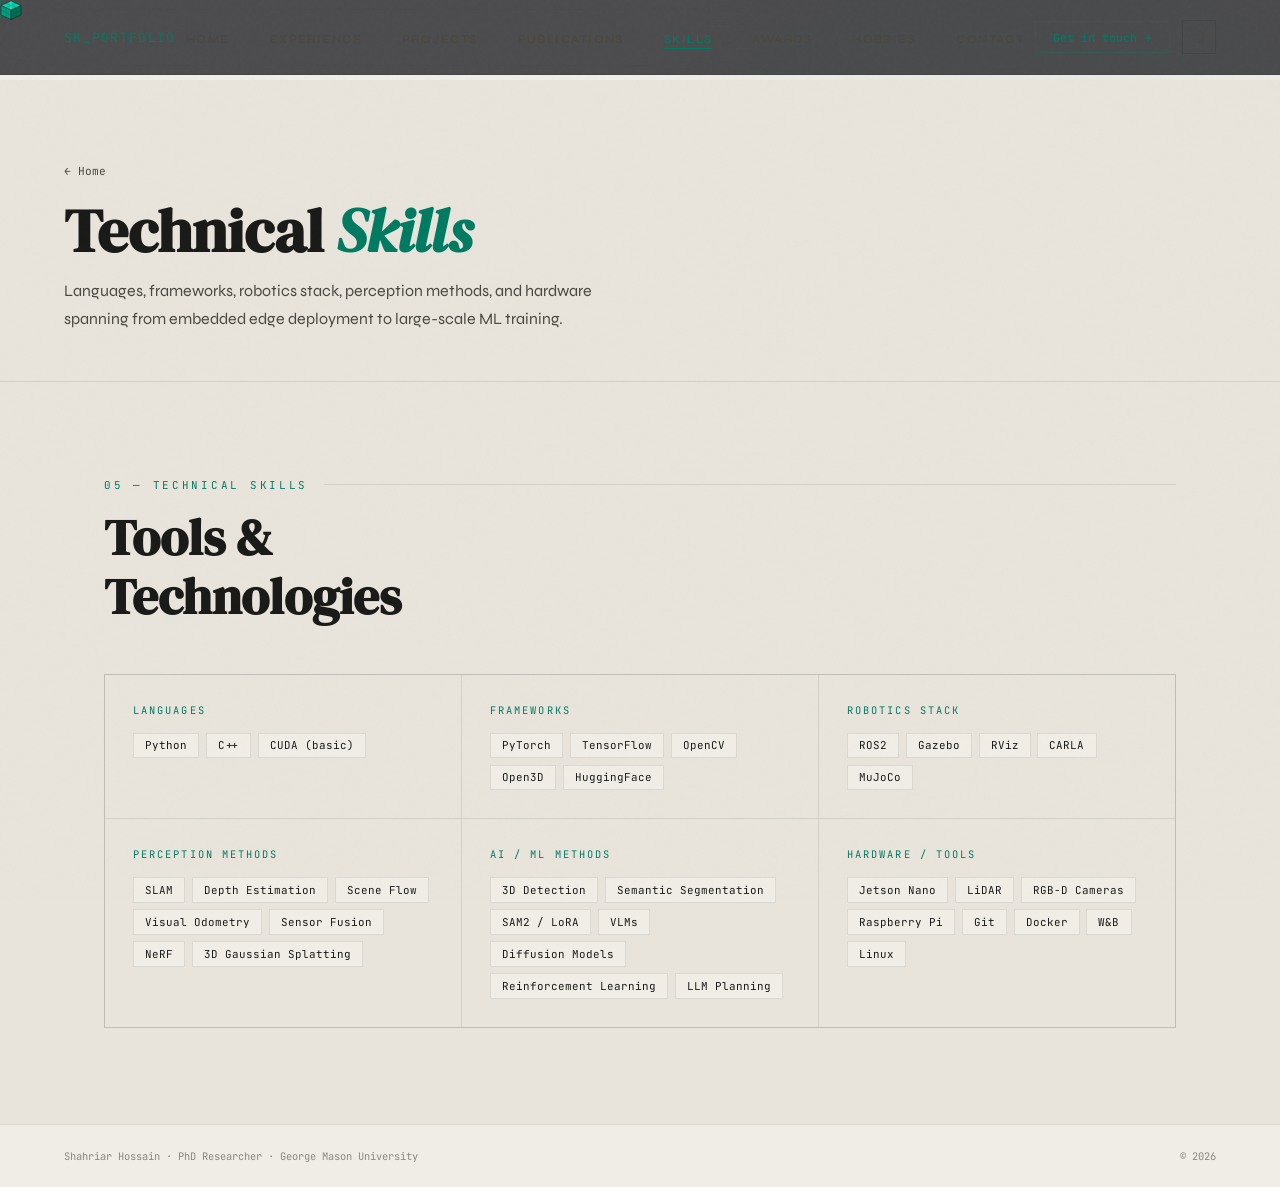
<file: skills.html>
<!DOCTYPE html>
<html lang="en">
<head>
<meta charset="UTF-8"><meta name="viewport" content="width=device-width,initial-scale=1.0">
<title>Skills — Shahriar Hossain</title>
<link rel="preconnect" href="https://fonts.googleapis.com">
<link rel="preconnect" href="https://fonts.gstatic.com" crossorigin>
<link href="https://fonts.googleapis.com/css2?family=Syne:wght@400;500;600;700;800&family=DM+Serif+Display:ital@0;1&family=JetBrains+Mono:wght@300;400;500&display=swap" rel="stylesheet">
<style>
/* ── Variables ── */
:root {
  --bg:        #07080D;
  --bg2:       #0D0F18;
  --bg3:       #131620;
  --border:    rgba(255,255,255,0.07);
  --border2:   rgba(0,212,170,0.2);
  --teal:      #00D4AA;
  --teal2:     #00FFD0;
  --amber:     #F5A623;
  --text:      #E8E8EE;
  --muted:     #7A7D8C;
  --muted2:    #4A4D5E;
  --font-head: 'Syne', sans-serif;
  --font-disp: 'DM Serif Display', serif;
  --font-mono: 'JetBrains Mono', monospace;
}

/* ── Reset ── */
*, *::before, *::after { box-sizing: border-box; margin: 0; padding: 0; }
html { scroll-behavior: smooth; }
body {
  background: var(--bg);
  color: var(--text);
  font-family: var(--font-head);
  overflow-x: hidden;
  cursor: none;
}
/* Restore pointer events on all clickable elements */
a, button, [role="button"] { cursor: none; pointer-events: auto; }

/* ── Custom cursor ── */
.cursor {
  width: 22px; height: 20px;
  position: fixed; top: 0; left: 0;
  pointer-events: none; z-index: 9999;
  will-change: transform;
}
.cursor-ring {
  width: 44px; height: 40px;
  position: fixed; top: 0; left: 0;
  pointer-events: none; z-index: 9998;
  transition: transform 0.38s cubic-bezier(0.23,1,0.32,1);
  will-change: transform;
}

/* ── Light theme ── */
body.light {
  --bg:        #F0EDE6;
  --bg2:       #E8E4DC;
  --bg3:       #DDD9D0;
  --border:    rgba(0,0,0,0.09);
  --border2:   rgba(0,140,110,0.3);
  --teal:      #007A62;
  --teal2:     #009478;
  --amber:     #B87000;
  --text:      #1A1A18;
  --muted:     #4A4840;
  --muted2:    #8A8780;
}
body.light .nav-logo { color: var(--teal); }
body.light .hero-bg-num { color: rgba(0,0,0,0.04); }
body.light .mesh {
  background:
    radial-gradient(ellipse 600px 400px at 80% 20%, rgba(0,140,110,0.06) 0%, transparent 70%),
    radial-gradient(ellipse 400px 600px at 10% 80%, rgba(80,60,200,0.04) 0%, transparent 70%),
    radial-gradient(ellipse 300px 300px at 50% 50%, rgba(180,120,0,0.03) 0%, transparent 70%);
}
body.light .stats-bar  { background: var(--bg3); }
body.light .pub-badge.q1   { background: rgba(0,122,98,0.1); color: var(--teal); border-color: rgba(0,122,98,0.25); }
body.light .pub-badge.conf { background: rgba(100,60,200,0.08); color: #6040CC; border-color: rgba(100,60,200,0.2); }
body.light .pub-badge.first{ background: rgba(0,0,0,0.05); color: var(--text); border-color: var(--border); }
body.light .tag { color: var(--muted); border-color: var(--border); }
body.light .tag:hover { border-color: var(--teal); color: var(--teal); }
body.light .skill-pill { background: var(--bg); color: var(--text); border-color: var(--border); }
body.light .skill-pill:hover { border-color: var(--teal); color: var(--teal); }
body.light .proj-chip { color: var(--muted); border-color: var(--border); }
body.light .book { background: var(--bg); }
body.light .toast { background: var(--teal); color: white; }
/* light mode cursor inherits SVG teal variable */
body.light .scroll-line { background: linear-gradient(to right, var(--teal), transparent); }
body.light .btn-primary { background: var(--teal); color: white; }
body.light .btn-primary:hover { background: var(--teal2); }
body.light .btn-outline { color: var(--teal); border-color: rgba(0,122,98,0.3); }
body.light .nav-cta { color: var(--teal); border-color: rgba(0,122,98,0.3); }
body.light .nav-cta:hover { background: var(--teal); color: white; }
body.light .working-dot { background: var(--teal); }
body.light .working-strip { background: var(--bg3); border-color: var(--border); }

/* ── Theme toggle ── */
.theme-toggle {
  background: transparent;
  border: 1px solid var(--border);
  color: var(--muted);
  font-size: 1rem;
  width: 34px; height: 34px;
  display: flex; align-items: center; justify-content: center;
  cursor: none;
  transition: border-color 0.2s, color 0.2s;
  flex-shrink: 0;
}
.theme-toggle:hover { border-color: var(--teal); color: var(--teal); }

/* ── Currently Working On strip ── */
.working-strip {
  position: relative; z-index: 1;
  background: var(--bg3);
  border-top: 1px solid var(--border2);
  border-bottom: 2px solid var(--border2);
  padding: 1.1rem 4rem;
  display: flex; align-items: center; gap: 1rem;
  overflow: hidden;
  margin-top: 62px;
}
.working-label {
  font-family: var(--font-mono); font-size: 0.72rem;
  font-weight: 600; color: var(--teal);
  letter-spacing: 0.2em; text-transform: uppercase;
  white-space: nowrap; flex-shrink: 0;
  display: flex; align-items: center; gap: 0.6rem;
}
.working-dot {
  width: 8px; height: 8px; border-radius: 50%;
  background: var(--teal);
  animation: pulse 2s infinite;
  box-shadow: 0 0 6px var(--teal);
}
@keyframes pulse {
  0%, 100% { opacity: 1; transform: scale(1); }
  50%       { opacity: 0.4; transform: scale(0.7); }
}
.working-divider {
  width: 1px; height: 18px;
  background: var(--border); flex-shrink: 0;
}
.working-text {
  font-family: var(--font-mono); font-size: 0.78rem;
  color: var(--muted); letter-spacing: 0.05em;
  white-space: nowrap;
}
.working-text em { color: var(--text); font-style: normal; font-weight: 600; }
@media (max-width: 900px) {
  .working-strip { padding: 0.7rem 1.5rem; }
  .working-text  { font-size: 0.62rem; }
}

/* ── Noise overlay ── */
body::before {
  content: '';
  position: fixed; inset: 0;
  background-image: url("data:image/svg+xml,%3Csvg viewBox='0 0 256 256' xmlns='http://www.w3.org/2000/svg'%3E%3Cfilter id='noise'%3E%3CfeTurbulence type='fractalNoise' baseFrequency='0.9' numOctaves='4' stitchTiles='stitch'/%3E%3C/filter%3E%3Crect width='100%25' height='100%25' filter='url(%23noise)' opacity='0.03'/%3E%3C/svg%3E");
  pointer-events: none;
  z-index: 9000;
  opacity: 0.4;
}

/* ── Gradient mesh bg ── */
.mesh {
  position: fixed; inset: 0; pointer-events: none; z-index: 0;
  background:
    radial-gradient(ellipse 600px 400px at 80% 20%, rgba(0,212,170,0.04) 0%, transparent 70%),
    radial-gradient(ellipse 400px 600px at 10% 80%, rgba(0,100,255,0.04) 0%, transparent 70%),
    radial-gradient(ellipse 300px 300px at 50% 50%, rgba(245,166,35,0.02) 0%, transparent 70%);
}

/* ── Nav ── */
nav {
  position: fixed; top: 0; left: 0; right: 0; z-index: 1000;
  padding: 1.25rem 4rem;
  display: flex; align-items: center; justify-content: space-between;
  backdrop-filter: blur(20px);
  background: rgba(7,8,13,0.7);
  border-bottom: 1px solid var(--border);
}
.nav-logo {
  font-family: var(--font-mono);
  font-size: 0.8rem;
  color: var(--teal);
  letter-spacing: 0.1em;
  text-decoration: none;
}
.nav-links { display: flex; gap: 2.5rem; list-style: none; }
.nav-links a {
  font-size: 0.75rem; font-weight: 500;
  color: var(--muted); text-decoration: none;
  letter-spacing: 0.12em; text-transform: uppercase;
  transition: color 0.2s;
}
.nav-links a:hover { color: var(--teal); }
.nav-cta {
  font-family: var(--font-mono);
  font-size: 0.72rem; font-weight: 500;
  color: var(--teal); text-decoration: none;
  border: 1px solid var(--border2);
  padding: 0.45rem 1.1rem;
  transition: background 0.2s, color 0.2s;
}
.nav-cta:hover { background: var(--teal); color: var(--bg); }

/* ── Hero ── */
#hero {
  min-height: calc(100vh - 86px);
  display: grid;
  grid-template-columns: 1fr 420px;
  align-items: center;
  gap: 4rem;
  padding: 0 4rem;
  position: relative;
  overflow: hidden;
}
.hero-left { display: flex; flex-direction: column; justify-content: center; }
.hero-photo-wrap {
  position: relative;
  display: flex; align-items: center; justify-content: center;
}
.hero-photo-frame {
  position: relative; width: 340px; height: 380px; flex-shrink: 0;
}
.hero-photo-frame::before {
  content: '';
  position: absolute; inset: -8px;
  border: 1px solid var(--border2);
  z-index: 0;
  clip-path: polygon(8px 0%, 100% 0%, 100% calc(100% - 8px), calc(100% - 8px) 100%, 0% 100%, 0% 8px);
}
.hero-photo-frame::after {
  content: '';
  position: absolute; bottom: -16px; left: -16px;
  width: 100px; height: 100px;
  border-bottom: 2px solid var(--teal);
  border-left: 2px solid var(--teal);
  z-index: 3;
}
.hero-photo {
  width: 100%; height: 100%;
  object-fit: cover;
  object-position: center 40%;
  position: relative; z-index: 1;
  filter: grayscale(10%);
  transition: filter 0.4s;
}
.hero-photo-frame:hover .hero-photo { filter: grayscale(0%); }
.hero-photo-tl {
  position: absolute; top: -16px; right: -16px;
  width: 100px; height: 100px;
  border-top: 2px solid var(--teal);
  border-right: 2px solid var(--teal);
  z-index: 3; pointer-events: none;
}
.hero-eyebrow {
  font-family: var(--font-mono);
  font-size: 0.72rem; font-weight: 400;
  color: var(--teal);
  letter-spacing: 0.2em; text-transform: uppercase;
  margin-bottom: 1.5rem;
  display: flex; align-items: center; gap: 1rem;
  opacity: 0; animation: fadeUp 0.8s 0.3s forwards;
}
.hero-eyebrow::before {
  content: '';
  display: block; width: 40px; height: 1px;
  background: var(--teal);
}
.hero-name {
  font-family: var(--font-disp);
  font-size: clamp(3.5rem, 8vw, 7rem);
  line-height: 1.02;
  color: var(--text);
  opacity: 0; animation: fadeUp 0.8s 0.5s forwards;
}
.hero-name em { color: var(--teal); font-style: italic; }
.hero-sub {
  margin-top: 1.5rem;
  font-size: 1.05rem; font-weight: 400;
  color: var(--muted);
  max-width: 520px; line-height: 1.7;
  opacity: 0; animation: fadeUp 0.8s 0.7s forwards;
}
.hero-tags {
  margin-top: 2rem;
  display: flex; flex-wrap: wrap; gap: 0.5rem;
  opacity: 0; animation: fadeUp 0.8s 0.9s forwards;
}
.tag {
  font-family: var(--font-mono);
  font-size: 0.68rem; font-weight: 400;
  color: var(--muted); border: 1px solid var(--border);
  padding: 0.3rem 0.75rem;
  transition: border-color 0.2s, color 0.2s;
}
.tag:hover { border-color: var(--teal); color: var(--teal); }
.hero-ctas {
  margin-top: 3rem;
  display: flex; gap: 1rem; flex-wrap: wrap;
  opacity: 0; animation: fadeUp 0.8s 1.1s forwards;
}
.btn-primary {
  font-family: var(--font-mono); font-size: 0.78rem; font-weight: 500;
  color: var(--bg); background: var(--teal);
  padding: 0.8rem 2rem; text-decoration: none;
  transition: background 0.2s, transform 0.15s;
  display: inline-block;
}
.btn-primary:hover { background: var(--teal2); transform: translateY(-1px); }
.btn-outline {
  font-family: var(--font-mono); font-size: 0.78rem; font-weight: 500;
  color: var(--teal); border: 1px solid var(--border2);
  padding: 0.8rem 2rem; text-decoration: none;
  transition: background 0.2s, transform 0.15s;
  display: inline-block;
}
.btn-outline:hover { background: rgba(0,212,170,0.08); transform: translateY(-1px); }

/* big background number */
.hero-bg-num {
  position: absolute; right: 4rem; top: 50%;
  transform: translateY(-50%);
  font-family: var(--font-disp);
  font-size: clamp(200px, 25vw, 380px);
  color: rgba(255,255,255,0.02);
  line-height: 1; pointer-events: none;
  user-select: none;
}

/* scroll indicator */
.scroll-hint {
  position: absolute; bottom: 2.5rem; left: 4rem;
  display: flex; align-items: center; gap: 0.75rem;
  font-family: var(--font-mono); font-size: 0.65rem;
  color: var(--muted2); letter-spacing: 0.15em;
  animation: fadeUp 0.8s 1.4s forwards; opacity: 0;
}
.scroll-line {
  width: 40px; height: 1px;
  background: linear-gradient(to right, var(--teal), transparent);
  animation: scrollLine 2s 2s infinite;
}
@keyframes scrollLine {
  0%,100% { transform: scaleX(1); opacity: 1; }
  50% { transform: scaleX(0.4); opacity: 0.4; }
}

.stat-link {
  text-decoration: none;
  display: flex; flex-direction: column; align-items: center;
  width: 100%;
}
.stat-link .stat-num { transition: color 0.2s; }
.stat-link .stat-label { transition: color 0.2s; }
.stat-link:hover .stat-num { color: var(--teal2); }
.stat-link:hover .stat-label { color: var(--teal); }

/* ── Stats bar ── */
.stats-bar {
  position: relative; z-index: 1;
  display: grid; grid-template-columns: repeat(4,1fr);
  border-top: 1px solid var(--border);
  border-bottom: 1px solid var(--border);
  background: var(--bg2);
}
.stat {
  padding: 2rem; text-align: center;
  border-right: 1px solid var(--border);
  transition: background 0.2s;
}
.stat:last-child { border-right: none; }
.stat:hover { background: var(--bg3); }
.stat-num {
  font-family: var(--font-disp);
  font-size: 2.6rem; color: var(--teal);
  line-height: 1;
}
.stat-label {
  font-family: var(--font-mono);
  font-size: 0.65rem; color: var(--muted);
  letter-spacing: 0.15em; text-transform: uppercase;
  margin-top: 0.4rem;
}

/* ── Sections ── */
section { position: relative; z-index: 1; }
.sec-wrap { max-width: 1200px; margin: 0 auto; padding: 6rem 4rem; }
.sec-label {
  font-family: var(--font-mono);
  font-size: 0.68rem; font-weight: 400;
  color: var(--teal); letter-spacing: 0.25em;
  text-transform: uppercase;
  display: flex; align-items: center; gap: 1rem;
  margin-bottom: 1rem;
}
.sec-label::after {
  content: ''; flex: 1; height: 1px;
  background: var(--border);
}
.sec-title {
  font-family: var(--font-disp);
  font-size: clamp(2rem, 4vw, 3.2rem);
  color: var(--text); line-height: 1.15;
  margin-bottom: 3rem;
}


.about-grid {
  display: grid; grid-template-columns: 1.2fr 1fr; gap: 5rem;
  align-items: start;
}
.about-text p {
  font-size: 1.05rem; color: var(--muted); line-height: 1.85;
  margin-bottom: 1.25rem;
}
.about-text p strong { color: var(--text); font-weight: 500; }
.about-text p em { color: var(--teal); font-style: normal; }
.about-sidebar { display: flex; flex-direction: column; gap: 1.5rem; }
.info-row {
  display: flex; flex-direction: column; gap: 0.25rem;
  padding-bottom: 1.25rem;
  border-bottom: 1px solid var(--border);
}
.info-row:last-child { border-bottom: none; }
.info-label {
  font-family: var(--font-mono); font-size: 0.6rem;
  color: var(--muted2); letter-spacing: 0.2em; text-transform: uppercase;
}
.info-val { font-size: 0.92rem; color: var(--text); font-weight: 500; }
.info-val a { color: var(--teal); text-decoration: none; }
.info-val a:hover { text-decoration: underline; }

/* ── Experience ── */
#experience { background: var(--bg); }
.exp-list { display: flex; flex-direction: column; gap: 0; }
.exp-item {
  display: grid; grid-template-columns: 220px 1fr;
  gap: 0 3rem;
  padding: 2.5rem 0;
  border-bottom: 1px solid var(--border);
  transition: background 0.2s;
  position: relative;
}
.exp-item:first-child { border-top: 1px solid var(--border); }
.exp-item::before {
  content: '';
  position: absolute; left: -4rem; top: 0; bottom: 0; width: 2px;
  background: transparent;
  transition: background 0.3s;
}
.exp-item:hover::before { background: var(--teal); }
.exp-item:hover { background: rgba(0,212,170,0.02); padding-left: 0.5rem; }
.exp-date {
  font-family: var(--font-mono); font-size: 0.72rem;
  color: var(--muted2); padding-top: 0.3rem; line-height: 1.6;
}
.exp-role { font-size: 1.05rem; font-weight: 600; color: var(--text); margin-bottom: 0.2rem; }
.exp-org {
  font-family: var(--font-mono); font-size: 0.72rem;
  color: var(--teal); margin-bottom: 1rem;
  letter-spacing: 0.05em;
}
.exp-bullets { list-style: none; display: flex; flex-direction: column; gap: 0.5rem; }
.exp-bullets li {
  font-size: 1.05rem; color: var(--muted); line-height: 1.65;
  display: flex; gap: 0.75rem; align-items: flex-start;
}
.exp-bullets li::before {
  content: '→'; color: var(--teal); flex-shrink: 0;
  font-family: var(--font-mono); font-size: 0.75rem; margin-top: 0.15rem;
}

/* ── Projects ── */
#projects { background: var(--bg2); }
.projects-grid {
  display: grid; grid-template-columns: repeat(auto-fill, minmax(340px,1fr));
  gap: 1.5px;
  background: var(--border);
  border: 1px solid var(--border);
}
.proj-card {
  background: var(--bg2);
  padding: 2rem;
  transition: background 0.2s;
  position: relative; overflow: hidden;
}
.proj-card::after {
  content: '';
  position: absolute; bottom: 0; left: 0; right: 0; height: 2px;
  background: linear-gradient(to right, var(--teal), transparent);
  transform: scaleX(0); transform-origin: left;
  transition: transform 0.3s;
}
.proj-card:hover { background: var(--bg3); }
.proj-card:hover::after { transform: scaleX(1); }
.proj-card.featured { grid-column: span 2; }
.proj-tag {
  font-family: var(--font-mono); font-size: 0.62rem;
  color: var(--teal); letter-spacing: 0.15em; text-transform: uppercase;
  margin-bottom: 1rem;
}
.proj-title { font-size: 1.05rem; font-weight: 600; color: var(--text); margin-bottom: 0.75rem; }
.proj-desc { font-size: 1.05rem; color: var(--muted); line-height: 1.7; margin-bottom: 1.25rem; }
.proj-meta { display: flex; flex-wrap: wrap; gap: 0.4rem; margin-bottom: 1.25rem; }
.proj-chip {
  font-family: var(--font-mono); font-size: 0.6rem;
  color: var(--muted2); border: 1px solid var(--border);
  padding: 0.2rem 0.55rem;
}
.proj-link {
  font-family: var(--font-mono); font-size: 0.68rem;
  color: var(--teal); text-decoration: none;
  display: inline-flex; align-items: center; gap: 0.4rem;
  transition: gap 0.2s;
}
.proj-link:hover { gap: 0.7rem; }
.proj-stars {
  font-family: var(--font-mono); font-size: 0.68rem;
  color: var(--amber); margin-left: auto;
}

/* ── Publications ── */
#publications { background: var(--bg); }
.pub-list { display: flex; flex-direction: column; gap: 0; }
.pub-item {
  display: grid; grid-template-columns: 80px 1fr;
  gap: 0 2rem;
  padding: 1.75rem 0;
  border-bottom: 1px solid var(--border);
  align-items: start;
}
.pub-item:first-child { border-top: 1px solid var(--border); }
.pub-year {
  font-family: var(--font-mono); font-size: 0.72rem;
  color: var(--muted2); padding-top: 0.2rem;
}
.pub-content {}
.pub-badge {
  display: inline-block;
  font-family: var(--font-mono); font-size: 0.58rem; font-weight: 500;
  padding: 0.18rem 0.55rem; margin-bottom: 0.5rem;
  letter-spacing: 0.1em; text-transform: uppercase;
}
.pub-badge.q1 { background: rgba(0,212,170,0.12); color: var(--teal); border: 1px solid rgba(0,212,170,0.25); }
.pub-badge.q2 { background: rgba(245,166,35,0.1); color: var(--amber); border: 1px solid rgba(245,166,35,0.25); }
.pub-badge.conf { background: rgba(150,100,255,0.1); color: #B088FF; border: 1px solid rgba(150,100,255,0.25); }
.pub-badge.first { background: rgba(255,255,255,0.06); color: var(--text); border: 1px solid var(--border); }
.pub-title {
  font-size: 0.95rem; font-weight: 500; color: var(--text);
  line-height: 1.5; margin-bottom: 0.4rem;
}
.pub-venue { font-family: var(--font-mono); font-size: 0.7rem; color: var(--muted); }

/* ── Skills ── */
#skills { background: var(--bg2); }
.skills-grid {
  display: grid; grid-template-columns: repeat(auto-fill, minmax(280px, 1fr));
  gap: 1px; background: var(--border);
  border: 1px solid var(--border);
}
.skill-group {
  background: var(--bg2); padding: 1.75rem;
  transition: background 0.2s;
}
.skill-group:hover { background: var(--bg3); }
.skill-group-title {
  font-family: var(--font-mono); font-size: 0.65rem;
  color: var(--teal); letter-spacing: 0.2em; text-transform: uppercase;
  margin-bottom: 1rem;
}
.skill-items { display: flex; flex-wrap: wrap; gap: 0.4rem; }
.skill-pill {
  font-family: var(--font-mono); font-size: 0.68rem;
  color: var(--text); background: var(--bg3);
  border: 1px solid var(--border);
  padding: 0.3rem 0.7rem;
  transition: border-color 0.2s, color 0.2s;
}
.skill-pill:hover { border-color: var(--teal); color: var(--teal); }

/* ── Book cover image ── */
.book-cover-wrap {
  width: 64px; height: 90px;
  flex-shrink: 0;
  overflow: hidden;
  border: 1px solid var(--border);
  background: var(--bg2);
}
.book-cover-img {
  width: 100%; height: 100%;
  object-fit: cover;
  display: block;
}
.book-cover-fallback {
  width: 100%; height: 100%;
  display: flex; align-items: center; justify-content: center;
  font-family: var(--font-mono); font-size: 0.55rem;
  color: var(--muted2); text-align: center;
  padding: 4px; line-height: 1.4;
  background: var(--bg3);
}
.book-inner {
  display: flex; gap: 0.85rem; align-items: flex-start;
}
.book-text { flex: 1; min-width: 0; }

/* ── Hobbies ── */
#hobbies { background: var(--bg2); }
.hobbies-grid {
  display: grid;
  grid-template-columns: 1fr 2fr;
  gap: 1.5px;
  background: var(--border);
  border: 1px solid var(--border);
}
.hobby-card {
  background: var(--bg2);
  padding: 2rem;
  transition: background 0.2s;
}
.hobby-card:hover { background: var(--bg3); }
.hobby-card--wide { background: var(--bg2); }
.hobby-icon { font-size: 1.8rem; margin-bottom: 0.75rem; }
.hobby-title {
  font-size: 1rem; font-weight: 600;
  color: var(--text); margin-bottom: 0.6rem;
}
.hobby-body {
  font-size: 0.9rem; color: var(--muted); line-height: 1.7;
}
.book-shelf {
  display: grid;
  grid-template-columns: repeat(3, 1fr);
  gap: 1rem;
  margin-top: 1.25rem;
}
.book {
  background: var(--bg3);
  border: 1px solid var(--border);
  padding: 1rem;
  transition: border-color 0.2s;
}
.book:hover { border-color: var(--teal); }
.book-status {
  font-family: var(--font-mono);
  font-size: 0.6rem; font-weight: 500;
  letter-spacing: 0.12em; text-transform: uppercase;
  padding: 0.18rem 0.6rem;
  display: inline-block; margin-bottom: 0.6rem;
}
.book-status--done  { background: rgba(0,212,170,0.12); color: var(--teal); border: 1px solid rgba(0,212,170,0.25); }
.book-status--reading { background: rgba(245,166,35,0.1); color: var(--amber); border: 1px solid rgba(245,166,35,0.25); }
.book-title {
  font-size: 0.9rem; font-weight: 600;
  color: var(--text); margin-bottom: 0.2rem; line-height: 1.3;
}
.book-author {
  font-family: var(--font-mono); font-size: 0.65rem;
  color: var(--teal); margin-bottom: 0.6rem;
}
.book-desc {
  font-size: 0.8rem; color: var(--muted); line-height: 1.6;
}
@media (max-width: 900px) {
  .hobbies-grid { grid-template-columns: 1fr; }
  .book-shelf { grid-template-columns: 1fr; }
}

/* ── Awards ── */
#awards { background: var(--bg); }
.awards-list { display: grid; grid-template-columns: repeat(3,1fr); gap: 1.5px; background: var(--border); border: 1px solid var(--border); }
.award-card {
  background: var(--bg); padding: 2rem;
  transition: background 0.2s;
}
.award-card:hover { background: var(--bg3); }
.award-icon { font-size: 1.5rem; margin-bottom: 1rem; }
.award-title { font-size: 0.95rem; font-weight: 600; color: var(--text); margin-bottom: 0.4rem; }
.award-org { font-family: var(--font-mono); font-size: 0.7rem; color: var(--muted); }

/* ── Contact ── */
#contact {
  background: var(--bg2);
  text-align: center;
}
/* Reset button to match anchor contact-link style */
button.contact-link {
  background: transparent;
  border: 1px solid var(--border);
  font-family: var(--font-head);
  color: var(--muted);
  overflow: visible;
}
#contact .sec-wrap {
  display: flex; flex-direction: column; align-items: center;
}
.contact-super {
  font-family: var(--font-disp); font-style: italic;
  font-size: clamp(1rem, 2vw, 1.3rem);
  color: var(--muted); margin-bottom: 0.75rem;
}
.contact-title {
  font-family: var(--font-disp);
  font-size: clamp(2.5rem, 5vw, 4rem);
  color: var(--text); line-height: 1.1; margin-bottom: 2rem;
}
.contact-title em { color: var(--teal); font-style: italic; }
.contact-links {
  display: flex; gap: 2rem; flex-wrap: wrap;
  justify-content: center; margin-top: 1rem;
}
.contact-link {
  font-family: var(--font-mono); font-size: 0.75rem;
  color: var(--muted); text-decoration: none;
  display: flex; flex-direction: column; align-items: center; gap: 0.4rem;
  padding: 1.5rem 2rem;
  border: 1px solid var(--border);
  transition: border-color 0.2s, color 0.2s, background 0.2s;
  min-width: 130px;
}
.contact-link:hover {
  border-color: var(--teal); color: var(--teal);
  background: rgba(0,212,170,0.05);
}
.contact-link-icon { font-size: 1.4rem; }
.contact-link-label { letter-spacing: 0.15em; text-transform: uppercase; font-size: 0.62rem; }

/* ── Click hint tooltip on email ── */
.click-hint {
  position: absolute;
  bottom: calc(100% + 12px);
  left: 50%; transform: translateX(-50%);
  background: var(--teal);
  color: var(--bg);
  font-family: var(--font-mono);
  font-size: 0.65rem; font-weight: 600;
  letter-spacing: 0.12em; text-transform: uppercase;
  padding: 0.35rem 0.9rem;
  white-space: nowrap;
  pointer-events: none;
  opacity: 0;
  z-index: 9999;
  transition: opacity 0.25s ease;
}
.click-hint::after {
  content: '';
  position: absolute; top: 100%; left: 50%;
  transform: translateX(-50%);
  border: 5px solid transparent;
  border-top-color: var(--teal);
}
.click-hint.visible { opacity: 1; }
#email-btn { position: relative; }

/* ── Toast notification ── */
.toast {
  position: fixed; bottom: 2rem; left: 50%;
  transform: translateX(-50%) translateY(20px);
  background: var(--teal); color: var(--bg);
  font-family: var(--font-mono); font-size: 0.72rem;
  font-weight: 500; letter-spacing: 0.1em;
  padding: 0.65rem 1.5rem;
  opacity: 0; pointer-events: none;
  transition: opacity 0.25s, transform 0.25s;
  z-index: 9999;
}
.toast.show {
  opacity: 1;
  transform: translateX(-50%) translateY(0);
}

/* ── Footer ── */
footer {
  background: var(--bg);
  border-top: 1px solid var(--border);
  padding: 1.5rem 4rem;
  display: flex; justify-content: space-between; align-items: center;
  position: relative; z-index: 1;
}
.footer-left { font-family: var(--font-mono); font-size: 0.65rem; color: var(--muted2); }
.footer-right { font-family: var(--font-mono); font-size: 0.65rem; color: var(--muted2); }

/* ── Animations ── */
@keyframes fadeUp {
  from { opacity: 0; transform: translateY(20px); }
  to   { opacity: 1; transform: translateY(0); }
}
.reveal {
  opacity: 0; transform: translateY(24px);
  transition: opacity 0.7s ease, transform 0.7s ease;
}
.reveal.visible { opacity: 1; transform: none; }

/* ── Responsive ── */
@media (max-width: 900px) {
  nav { padding: 1rem 1.5rem; }
  .nav-links { display: none; }
  #hero { padding: 6rem 1.5rem 2rem; grid-template-columns: 1fr; }
  .hero-photo-wrap { display: none; }
  .sec-wrap { padding: 4rem 1.5rem; }
  .stats-bar { grid-template-columns: repeat(2,1fr); }
  .about-grid { grid-template-columns: 1fr; gap: 3rem; }
  .exp-item { grid-template-columns: 1fr; gap: 0.5rem; }
  .proj-card.featured { grid-column: span 1; }
  .pub-item { grid-template-columns: 60px 1fr; gap: 0 1rem; }
  .awards-list { grid-template-columns: 1fr; }
  footer { flex-direction: column; gap: 0.5rem; text-align: center; }
  .hero-bg-num { display: none; }
}

.page-main { padding-top: 80px; min-height: 100vh; position: relative; z-index: 1; }
.page-hero { background: var(--bg2); border-bottom: 1px solid var(--border); padding: 5rem 4rem 3rem; }
.page-hero .back-link { font-family:var(--font-mono); font-size:0.7rem; color:var(--muted); text-decoration:none; display:inline-flex; align-items:center; gap:0.5rem; margin-bottom:1.25rem; transition:color 0.2s; }
.page-hero .back-link:hover { color:var(--teal); }
.page-hero h1 { font-family:var(--font-disp); font-size:clamp(2.2rem,5vw,3.8rem); color:var(--text); line-height:1.1; margin-bottom:0.75rem; }
.page-hero h1 em { color:var(--teal); font-style:italic; }
.page-hero p { font-size:1rem; color:var(--muted); max-width:560px; line-height:1.75; }
@media (max-width:900px) { .page-hero{padding:4rem 1.5rem 2rem;} .page-main .sec-wrap{padding:3rem 1.5rem;} }
</style>
</head>
<body>
<div class="cursor" id="cursor"></div>
<div class="cursor-ring" id="cursorRing"></div>
<div class="mesh"></div>
<nav>
  <a href="index.html" class="nav-logo">SH_PORTFOLIO</a>
  <ul class="nav-links">
    <li><a href="index.html">Home</a></li>
    <li><a href="experience.html">Experience</a></li>
    <li><a href="projects.html">Projects</a></li>
    <li><a href="publications.html">Publications</a></li>
    <li><a href="skills.html"style="color:var(--teal)">Skills</a></li>
    <li><a href="awards.html">Awards</a></li>
    <li><a href="hobbies.html">Hobbies</a></li>
    <li><a href="contact.html">Contact</a></li>
  </ul>
  <div style="display:flex;align-items:center;gap:0.75rem;">
    <a href="contact.html" class="nav-cta">Get in touch →</a>
    <button class="theme-toggle" id="themeToggle" title="Toggle theme">☀</button>
  </div>
</nav>

<div class="page-main">
  <div class="page-hero">
    <a href="index.html" class="back-link">← Home</a>
    <h1>Technical <em>Skills</em></h1>
    <p>Languages, frameworks, robotics stack, perception methods, and hardware spanning from embedded edge deployment to large-scale ML training.</p>
  </div>
  <section id="skills">
  <div class="sec-wrap">
    <div class="sec-label">05 — Technical Skills</div>
    <h2 class="sec-title reveal">Tools &amp;<br>Technologies</h2>
    <div class="skills-grid">
      <div class="skill-group reveal">
        <div class="skill-group-title">Languages</div>
        <div class="skill-items">
          <span class="skill-pill">Python</span>
          <span class="skill-pill">C++</span>
          <span class="skill-pill">CUDA (basic)</span>
        </div>
      </div>
      <div class="skill-group reveal">
        <div class="skill-group-title">Frameworks</div>
        <div class="skill-items">
          <span class="skill-pill">PyTorch</span>
          <span class="skill-pill">TensorFlow</span>
          <span class="skill-pill">OpenCV</span>
          <span class="skill-pill">Open3D</span>
          <span class="skill-pill">HuggingFace</span>
        </div>
      </div>
      <div class="skill-group reveal">
        <div class="skill-group-title">Robotics Stack</div>
        <div class="skill-items">
          <span class="skill-pill">ROS2</span>
          <span class="skill-pill">Gazebo</span>
          <span class="skill-pill">RViz</span>
          <span class="skill-pill">CARLA</span>
          <span class="skill-pill">MuJoCo</span>
        </div>
      </div>
      <div class="skill-group reveal">
        <div class="skill-group-title">Perception Methods</div>
        <div class="skill-items">
          <span class="skill-pill">SLAM</span>
          <span class="skill-pill">Depth Estimation</span>
          <span class="skill-pill">Scene Flow</span>
          <span class="skill-pill">Visual Odometry</span>
          <span class="skill-pill">Sensor Fusion</span>
          <span class="skill-pill">NeRF</span>
          <span class="skill-pill">3D Gaussian Splatting</span>
        </div>
      </div>
      <div class="skill-group reveal">
        <div class="skill-group-title">AI / ML Methods</div>
        <div class="skill-items">
          <span class="skill-pill">3D Detection</span>
          <span class="skill-pill">Semantic Segmentation</span>
          <span class="skill-pill">SAM2 / LoRA</span>
          <span class="skill-pill">VLMs</span>
          <span class="skill-pill">Diffusion Models</span>
          <span class="skill-pill">Reinforcement Learning</span>
          <span class="skill-pill">LLM Planning</span>
        </div>
      </div>
      <div class="skill-group reveal">
        <div class="skill-group-title">Hardware / Tools</div>
        <div class="skill-items">
          <span class="skill-pill">Jetson Nano</span>
          <span class="skill-pill">LiDAR</span>
          <span class="skill-pill">RGB-D Cameras</span>
          <span class="skill-pill">Raspberry Pi</span>
          <span class="skill-pill">Git</span>
          <span class="skill-pill">Docker</span>
          <span class="skill-pill">W&amp;B</span>
          <span class="skill-pill">Linux</span>
        </div>
      </div>
    </div>
  </div>
</section>
</div>
<footer>
  <span class="footer-left">Shahriar Hossain · PhD Researcher · George Mason University</span>
  <span class="footer-right" id="footer-year"></span>
</footer>
<div class="toast" id="toast">mail copied</div>
<script>
const cursor=document.getElementById('cursor'),ring=document.getElementById('cursorRing');
let mx=0,my=0,rx=0,ry=0;
cursor.innerHTML=`<svg width="22" height="20" viewBox="0 0 22 20" xmlns="http://www.w3.org/2000/svg"><polygon points="11,1 21,5.5 11,10 1,5.5" fill="#00D4AA"/><polygon points="1,5.5 11,10 11,19.5 1,15" fill="#009E7E"/><polygon points="11,10 21,5.5 21,15 11,19.5" fill="#007055"/><line x1="6" y1="3.25" x2="16" y2="7.75" stroke="rgba(0,0,0,0.25)" stroke-width="0.6"/><line x1="16" y1="3.25" x2="6" y2="7.75" stroke="rgba(0,0,0,0.25)" stroke-width="0.6"/><line x1="1" y1="10.25" x2="11" y2="14.75" stroke="rgba(0,0,0,0.22)" stroke-width="0.6"/><line x1="6" y1="7.75" x2="6" y2="17.25" stroke="rgba(0,0,0,0.22)" stroke-width="0.6"/><line x1="11" y1="14.75" x2="21" y2="10.25" stroke="rgba(0,0,0,0.22)" stroke-width="0.6"/><line x1="16" y1="7.75" x2="16" y2="17.25" stroke="rgba(0,0,0,0.22)" stroke-width="0.6"/><polygon points="11,1 21,5.5 11,10 1,5.5" fill="none" stroke="rgba(0,0,0,0.5)" stroke-width="0.7" stroke-linejoin="round"/><polygon points="1,5.5 11,10 11,19.5 1,15" fill="none" stroke="rgba(0,0,0,0.5)" stroke-width="0.7" stroke-linejoin="round"/><polygon points="11,10 21,5.5 21,15 11,19.5" fill="none" stroke="rgba(0,0,0,0.5)" stroke-width="0.7" stroke-linejoin="round"/><line x1="11" y1="1" x2="11" y2="10" stroke="rgba(255,255,255,0.35)" stroke-width="0.8"/><line x1="11" y1="10" x2="1" y2="5.5" stroke="rgba(255,255,255,0.18)" stroke-width="0.6"/><line x1="11" y1="10" x2="21" y2="5.5" stroke="rgba(255,255,255,0.18)" stroke-width="0.6"/></svg>`;
ring.innerHTML=`<svg width="44" height="40" viewBox="0 0 44 40" xmlns="http://www.w3.org/2000/svg"><polygon points="22,2 42,11 22,20 2,11" fill="rgba(0,212,170,0.04)" stroke="rgba(0,212,170,0.5)" stroke-width="1" stroke-linejoin="round"/><polygon points="2,11 22,20 22,39 2,30" fill="rgba(0,158,126,0.04)" stroke="rgba(0,158,126,0.38)" stroke-width="1" stroke-linejoin="round"/><polygon points="22,20 42,11 42,30 22,39" fill="rgba(0,112,85,0.04)" stroke="rgba(0,112,85,0.38)" stroke-width="1" stroke-linejoin="round"/><line x1="12" y1="6.5" x2="32" y2="15.5" stroke="rgba(0,212,170,0.2)" stroke-width="0.7"/><line x1="32" y1="6.5" x2="12" y2="15.5" stroke="rgba(0,212,170,0.2)" stroke-width="0.7"/><line x1="2" y1="20.5" x2="22" y2="29.5" stroke="rgba(0,158,126,0.18)" stroke-width="0.7"/><line x1="12" y1="15.5" x2="12" y2="34.5" stroke="rgba(0,158,126,0.18)" stroke-width="0.7"/><line x1="22" y1="29.5" x2="42" y2="20.5" stroke="rgba(0,112,85,0.18)" stroke-width="0.7"/><line x1="32" y1="15.5" x2="32" y2="34.5" stroke="rgba(0,112,85,0.18)" stroke-width="0.7"/><line x1="22" y1="2" x2="22" y2="20" stroke="rgba(0,212,170,0.3)" stroke-width="0.8"/><line x1="22" y1="20" x2="2" y2="11" stroke="rgba(0,212,170,0.22)" stroke-width="0.6"/><line x1="22" y1="20" x2="42" y2="11" stroke="rgba(0,212,170,0.22)" stroke-width="0.6"/><line x1="22" y1="20" x2="22" y2="39" stroke="rgba(0,158,126,0.22)" stroke-width="0.6"/></svg>`;
document.addEventListener('mousemove',e=>{mx=e.clientX;my=e.clientY;cursor.style.transform=`translate(${mx-11}px,${my-10}px)`;});
function animRing(){rx+=(mx-rx)*0.1;ry+=(my-ry)*0.1;ring.style.transform=`translate(${rx-22}px,${ry-20}px)`;requestAnimationFrame(animRing);}
animRing();
document.querySelectorAll('a,button,.proj-card,.exp-item,.stat,.pub-item,.book,.award-card,.hobby-card').forEach(el=>{
  el.addEventListener('mouseenter',()=>{ring.style.transition='transform 0.2s cubic-bezier(0.23,1,0.32,1)';ring.style.transform=`translate(${rx-22}px,${ry-20}px) scale(1.4)`;});
  el.addEventListener('mouseleave',()=>{ring.style.transition='transform 0.38s cubic-bezier(0.23,1,0.32,1)';});
});

const themeBtn=document.getElementById('themeToggle');
const saved=localStorage.getItem('theme');
if(saved!=='dark'){document.body.classList.add('light');themeBtn.textContent='☽';}
themeBtn.addEventListener('click',()=>{const isLight=document.body.classList.toggle('light');themeBtn.textContent=isLight?'☽':'☀';localStorage.setItem('theme',isLight?'light':'dark');});
const revealEls=document.querySelectorAll('.reveal');
const io=new IntersectionObserver((entries)=>{entries.forEach((e,i)=>{if(e.isIntersecting)setTimeout(()=>e.target.classList.add('visible'),i*60);});},{threshold:0.1});
revealEls.forEach(el=>io.observe(el));
document.getElementById('footer-year').textContent='© '+new Date().getFullYear();
const currentPage=window.location.pathname.split('/').pop()||'index.html';
document.querySelectorAll('.nav-links a').forEach(a=>{if(a.getAttribute('href')===currentPage){a.style.color='var(--teal)';a.style.borderBottom='1px solid var(--teal)';a.style.paddingBottom='2px';}});
</script>
<script data-goatcounter="https://shahriar-hossain.goatcounter.com/count" async src="//gc.zgo.at/count.js"></script>
</body>
</html>
</file>
<file: styles.css>
/* Basic Reset */
* {
  margin: 0;
  padding: 0;
  box-sizing: border-box;
}

body {
  font-family: 'Arial', sans-serif;
  background-color: #f4f4f9;
  color: #333;
  line-height: 1.6;
}

header {
  background-color: #2c3e50;
  color: #ecf0f1;
  padding: 20px;
  text-align: center;
  box-shadow: 0 4px 10px rgba(0, 0, 0, 0.1);
}

header h1 {
  font-size: 2.5rem;
  margin: 0;
}

header p {
  font-size: 1.2rem;
}

nav ul {
  display: flex;
  justify-content: center;
  list-style: none;
  background-color: #34495e;
  padding: 10px;
  margin: 0;
}

nav ul li {
  margin: 0 15px;
}

nav ul li a {
  text-decoration: none;
  color: #ecf0f1;
  font-weight: bold;
  text-transform: uppercase;
}

nav ul li a:hover {
  color: #e74c3c;
  transition: 0.3s;
}

section {
  background-color: #ffffff;
  margin: 20px auto;
  padding: 20px;
  border-radius: 10px;
  width: 80%;
  max-width: 1100px;
  box-shadow: 0 4px 10px rgba(0, 0, 0, 0.1);
}

section h2 {
  text-align: center;
  font-size: 2rem;
  margin-bottom: 20px;
}

section h3 {
  font-size: 1.5rem;
  margin-bottom: 10px;
}

ul {
  list-style: none;
  padding: 0;
}

ul li {
  font-size: 1.1rem;
  margin-bottom: 10px;
}

ul li a {
  color: #2980b9;
  text-decoration: none;
}

ul li a:hover {
  color: #e74c3c;
}

footer {
  background-color: #2c3e50;
  color: #ecf0f1;
  text-align: center;
  padding: 10px;
  position: fixed;
  bottom: 0;
  width: 100%;
}

footer p {
  margin: 0;
  font-size: 1rem;
}

/* Button for interactivity */
button {
  background-color: #2980b9;
  color: white;
  padding: 10px 20px;
  border: none;
  border-radius: 5px;
  cursor: pointer;
  font-size: 1.2rem;
  transition: 0.3s;
}

button:hover {
  background-color: #1abc9c;
}
</file>
